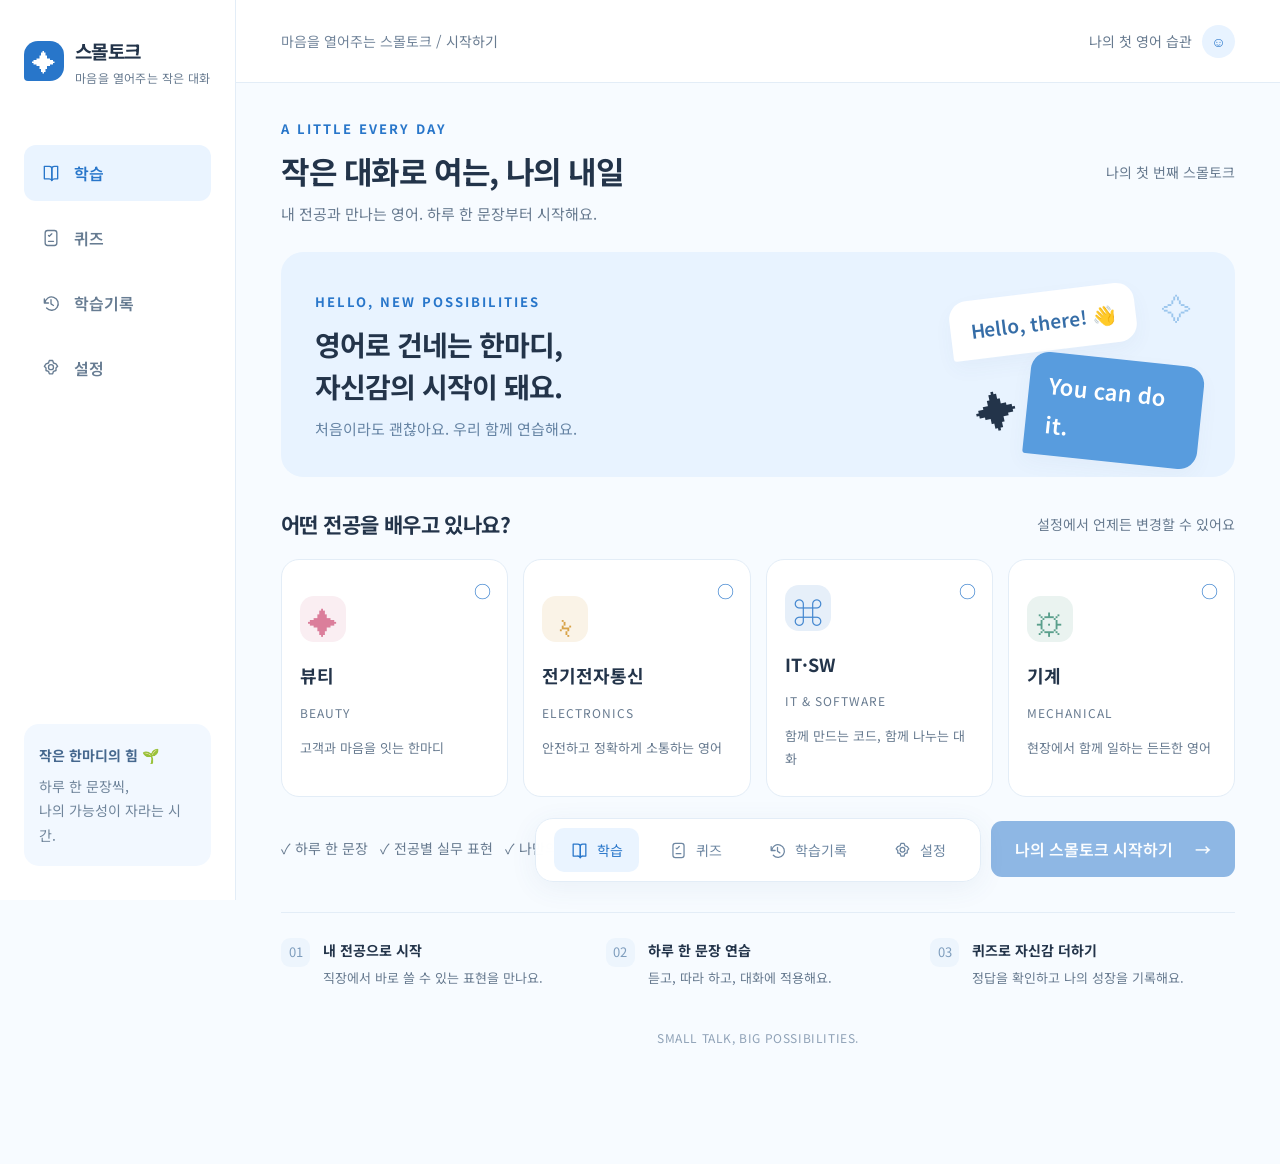
<file: index.html>
<!doctype html><html lang="ko"><head><meta charset="utf-8"><meta name="viewport" content="width=device-width,initial-scale=1"><meta name="theme-color" content="#2876ca"><meta name="description" content="하루 한 문장, 내 전공으로 시작하는 영어 자신감"><title>마음을 열어주는 스몰토크</title><link rel="stylesheet" href="./assets/style.css"></head><body><div id="app"><div class="loading">작은 대화를 준비하고 있어요…</div></div><div id="toast" role="status"></div><script id="offline-catalog" type="application/json">{"schemaVersion":1,"app":{"title":"마음을 열어주는 스몰토크","shortTitle":"스몰토크","tagline":"마음을 열어주는 작은 대화","footer":"SMALL TALK, BIG POSSIBILITIES.","storageKey":"smalltalk.v1"},"learning":{"timezone":"Asia/Seoul","defaultSpeechRate":0.85,"quizOptionCount":4},"navigation":[{"id":"study","label":"학습"},{"id":"quiz","label":"퀴즈"},{"id":"history","label":"학습기록"},{"id":"settings","label":"설정"}],"departments":[{"id":"beauty","name":"뷰티","en":"BEAUTY","icon":"✦","color":"#db7e9b","description":"고객과 마음을 잇는 한마디","file":"beauty.json","active":true},{"id":"electric","name":"전기전자통신","en":"ELECTRONICS","icon":"ϟ","color":"#d8a348","description":"안전하고 정확하게 소통하는 영어","file":"electric.json","active":true},{"id":"it","name":"IT·SW","en":"IT & SOFTWARE","icon":"⌘","color":"#7d71cf","description":"함께 만드는 코드, 함께 나누는 대화","file":"it-sw.json","active":true},{"id":"machine","name":"기계","en":"MECHANICAL","icon":"⚙","color":"#5a9f8c","description":"현장에서 함께 일하는 든든한 영어","file":"machine.json","active":true}],"allDepartments":[{"id":"beauty","name":"뷰티","en":"BEAUTY","icon":"✦","color":"#db7e9b","description":"고객과 마음을 잇는 한마디","file":"beauty.json","active":true},{"id":"electric","name":"전기전자통신","en":"ELECTRONICS","icon":"ϟ","color":"#d8a348","description":"안전하고 정확하게 소통하는 영어","file":"electric.json","active":true},{"id":"it","name":"IT·SW","en":"IT & SOFTWARE","icon":"⌘","color":"#7d71cf","description":"함께 만드는 코드, 함께 나누는 대화","file":"it-sw.json","active":true},{"id":"machine","name":"기계","en":"MECHANICAL","icon":"⚙","color":"#5a9f8c","description":"현장에서 함께 일하는 든든한 영어","file":"machine.json","active":true}],"expressions":[{"id":"beauty-1","departmentId":"beauty","day":1,"task":"recommend a hairstyle","text":"Could you help me recommend a hairstyle?","meaning":"헤어스타일을 추천하는 것을 도와주시겠어요?","similar":["Can you help me recommend a hairstyle?","Could you give me a hand as I recommend a hairstyle?","I'd appreciate your help as I recommend a hairstyle."],"tip":"Could you help me + 동사원형? 은 동료에게 정중하게 도움을 요청하는 표현이에요.","reply":"Of course. Let’s take a look together.","replyKo":"물론이죠. 같이 살펴봐요."},{"id":"beauty-2","departmentId":"beauty","day":2,"task":"check your skin type","text":"Could you help me check your skin type?","meaning":"피부 타입을 확인하는 것을 도와주시겠어요?","similar":["Can you help me check your skin type?","Could you give me a hand as I check your skin type?","I'd appreciate your help as I check your skin type."],"tip":"Could you help me + 동사원형? 은 동료에게 정중하게 도움을 요청하는 표현이에요.","reply":"Of course. Let’s take a look together.","replyKo":"물론이죠. 같이 살펴봐요."},{"id":"beauty-3","departmentId":"beauty","day":3,"task":"choose a nail color","text":"Could you help me choose a nail color?","meaning":"네일 색상을 고르는 것을 도와주시겠어요?","similar":["Can you help me choose a nail color?","Could you give me a hand as I choose a nail color?","I'd appreciate your help as I choose a nail color."],"tip":"Could you help me + 동사원형? 은 동료에게 정중하게 도움을 요청하는 표현이에요.","reply":"Of course. Let’s take a look together.","replyKo":"물론이죠. 같이 살펴봐요."},{"id":"beauty-4","departmentId":"beauty","day":4,"task":"wash your hair","text":"Could you help me wash your hair?","meaning":"머리를 감기는 것을 도와주시겠어요?","similar":["Can you help me wash your hair?","Could you give me a hand as I wash your hair?","I'd appreciate your help as I wash your hair."],"tip":"Could you help me + 동사원형? 은 동료에게 정중하게 도움을 요청하는 표현이에요.","reply":"Of course. Let’s take a look together.","replyKo":"물론이죠. 같이 살펴봐요."},{"id":"beauty-5","departmentId":"beauty","day":5,"task":"trim your bangs","text":"Could you help me trim your bangs?","meaning":"앞머리를 다듬는 것을 도와주시겠어요?","similar":["Can you help me trim your bangs?","Could you give me a hand as I trim your bangs?","I'd appreciate your help as I trim your bangs."],"tip":"Could you help me + 동사원형? 은 동료에게 정중하게 도움을 요청하는 표현이에요.","reply":"Of course. Let’s take a look together.","replyKo":"물론이죠. 같이 살펴봐요."},{"id":"beauty-6","departmentId":"beauty","day":6,"task":"apply sunscreen","text":"Could you help me apply sunscreen?","meaning":"자외선 차단제를 바르는 것을 도와주시겠어요?","similar":["Can you help me apply sunscreen?","Could you give me a hand as I apply sunscreen?","I'd appreciate your help as I apply sunscreen."],"tip":"Could you help me + 동사원형? 은 동료에게 정중하게 도움을 요청하는 표현이에요.","reply":"Of course. Let’s take a look together.","replyKo":"물론이죠. 같이 살펴봐요."},{"id":"beauty-7","departmentId":"beauty","day":7,"task":"prepare the makeup brushes","text":"Could you help me prepare the makeup brushes?","meaning":"메이크업 브러시를 준비하는 것을 도와주시겠어요?","similar":["Can you help me prepare the makeup brushes?","Could you give me a hand as I prepare the makeup brushes?","I'd appreciate your help as I prepare the makeup brushes."],"tip":"Could you help me + 동사원형? 은 동료에게 정중하게 도움을 요청하는 표현이에요.","reply":"Of course. Let’s take a look together.","replyKo":"물론이죠. 같이 살펴봐요."},{"id":"beauty-8","departmentId":"beauty","day":8,"task":"clean the tools","text":"Could you help me clean the tools?","meaning":"도구를 세척하는 것을 도와주시겠어요?","similar":["Can you help me clean the tools?","Could you give me a hand as I clean the tools?","I'd appreciate your help as I clean the tools."],"tip":"Could you help me + 동사원형? 은 동료에게 정중하게 도움을 요청하는 표현이에요.","reply":"Of course. Let’s take a look together.","replyKo":"물론이죠. 같이 살펴봐요."},{"id":"beauty-9","departmentId":"beauty","day":9,"task":"adjust the water temperature","text":"Could you help me adjust the water temperature?","meaning":"물 온도를 조절하는 것을 도와주시겠어요?","similar":["Can you help me adjust the water temperature?","Could you give me a hand as I adjust the water temperature?","I'd appreciate your help as I adjust the water temperature."],"tip":"Could you help me + 동사원형? 은 동료에게 정중하게 도움을 요청하는 표현이에요.","reply":"Of course. Let’s take a look together.","replyKo":"물론이죠. 같이 살펴봐요."},{"id":"beauty-10","departmentId":"beauty","day":10,"task":"dry your hair","text":"Could you help me dry your hair?","meaning":"머리를 말리는 것을 도와주시겠어요?","similar":["Can you help me dry your hair?","Could you give me a hand as I dry your hair?","I'd appreciate your help as I dry your hair."],"tip":"Could you help me + 동사원형? 은 동료에게 정중하게 도움을 요청하는 표현이에요.","reply":"Of course. Let’s take a look together.","replyKo":"물론이죠. 같이 살펴봐요."},{"id":"beauty-11","departmentId":"beauty","day":11,"task":"book an appointment","text":"Could you help me book an appointment?","meaning":"예약하는 것을 도와주시겠어요?","similar":["Can you help me book an appointment?","Could you give me a hand as I book an appointment?","I'd appreciate your help as I book an appointment."],"tip":"Could you help me + 동사원형? 은 동료에게 정중하게 도움을 요청하는 표현이에요.","reply":"Of course. Let’s take a look together.","replyKo":"물론이죠. 같이 살펴봐요."},{"id":"beauty-12","departmentId":"beauty","day":12,"task":"mix the hair color","text":"Could you help me mix the hair color?","meaning":"염색약을 섞는 것을 도와주시겠어요?","similar":["Can you help me mix the hair color?","Could you give me a hand as I mix the hair color?","I'd appreciate your help as I mix the hair color."],"tip":"Could you help me + 동사원형? 은 동료에게 정중하게 도움을 요청하는 표현이에요.","reply":"Of course. Let’s take a look together.","replyKo":"물론이죠. 같이 살펴봐요."},{"id":"beauty-13","departmentId":"beauty","day":13,"task":"check for allergies","text":"Could you help me check for allergies?","meaning":"알레르기가 있는지 확인하는 것을 도와주시겠어요?","similar":["Can you help me check for allergies?","Could you give me a hand as I check for allergies?","I'd appreciate your help as I check for allergies."],"tip":"Could you help me + 동사원형? 은 동료에게 정중하게 도움을 요청하는 표현이에요.","reply":"Of course. Let’s take a look together.","replyKo":"물론이죠. 같이 살펴봐요."},{"id":"beauty-14","departmentId":"beauty","day":14,"task":"apply the base coat","text":"Could you help me apply the base coat?","meaning":"베이스 코트를 바르는 것을 도와주시겠어요?","similar":["Can you help me apply the base coat?","Could you give me a hand as I apply the base coat?","I'd appreciate your help as I apply the base coat."],"tip":"Could you help me + 동사원형? 은 동료에게 정중하게 도움을 요청하는 표현이에요.","reply":"Of course. Let’s take a look together.","replyKo":"물론이죠. 같이 살펴봐요."},{"id":"beauty-15","departmentId":"beauty","day":15,"task":"remove the makeup","text":"Could you help me remove the makeup?","meaning":"메이크업을 지우는 것을 도와주시겠어요?","similar":["Can you help me remove the makeup?","Could you give me a hand as I remove the makeup?","I'd appreciate your help as I remove the makeup."],"tip":"Could you help me + 동사원형? 은 동료에게 정중하게 도움을 요청하는 표현이에요.","reply":"Of course. Let’s take a look together.","replyKo":"물론이죠. 같이 살펴봐요."},{"id":"beauty-16","departmentId":"beauty","day":16,"task":"prepare a clean towel","text":"Could you help me prepare a clean towel?","meaning":"깨끗한 수건을 준비하는 것을 도와주시겠어요?","similar":["Can you help me prepare a clean towel?","Could you give me a hand as I prepare a clean towel?","I'd appreciate your help as I prepare a clean towel."],"tip":"Could you help me + 동사원형? 은 동료에게 정중하게 도움을 요청하는 표현이에요.","reply":"Of course. Let’s take a look together.","replyKo":"물론이죠. 같이 살펴봐요."},{"id":"beauty-17","departmentId":"beauty","day":17,"task":"style your hair","text":"Could you help me style your hair?","meaning":"머리를 스타일링하는 것을 도와주시겠어요?","similar":["Can you help me style your hair?","Could you give me a hand as I style your hair?","I'd appreciate your help as I style your hair."],"tip":"Could you help me + 동사원형? 은 동료에게 정중하게 도움을 요청하는 표현이에요.","reply":"Of course. Let’s take a look together.","replyKo":"물론이죠. 같이 살펴봐요."},{"id":"beauty-18","departmentId":"beauty","day":18,"task":"shape your eyebrows","text":"Could you help me shape your eyebrows?","meaning":"눈썹 모양을 다듬는 것을 도와주시겠어요?","similar":["Can you help me shape your eyebrows?","Could you give me a hand as I shape your eyebrows?","I'd appreciate your help as I shape your eyebrows."],"tip":"Could you help me + 동사원형? 은 동료에게 정중하게 도움을 요청하는 표현이에요.","reply":"Of course. Let’s take a look together.","replyKo":"물론이죠. 같이 살펴봐요."},{"id":"beauty-19","departmentId":"beauty","day":19,"task":"test the product","text":"Could you help me test the product?","meaning":"제품을 테스트하는 것을 도와주시겠어요?","similar":["Can you help me test the product?","Could you give me a hand as I test the product?","I'd appreciate your help as I test the product."],"tip":"Could you help me + 동사원형? 은 동료에게 정중하게 도움을 요청하는 표현이에요.","reply":"Of course. Let’s take a look together.","replyKo":"물론이죠. 같이 살펴봐요."},{"id":"beauty-20","departmentId":"beauty","day":20,"task":"explain the treatment","text":"Could you help me explain the treatment?","meaning":"관리 과정을 설명하는 것을 도와주시겠어요?","similar":["Can you help me explain the treatment?","Could you give me a hand as I explain the treatment?","I'd appreciate your help as I explain the treatment."],"tip":"Could you help me + 동사원형? 은 동료에게 정중하게 도움을 요청하는 표현이에요.","reply":"Of course. Let’s take a look together.","replyKo":"물론이죠. 같이 살펴봐요."},{"id":"beauty-21","departmentId":"beauty","day":21,"task":"moisturize your skin","text":"Could you help me moisturize your skin?","meaning":"피부에 수분을 공급하는 것을 도와주시겠어요?","similar":["Can you help me moisturize your skin?","Could you give me a hand as I moisturize your skin?","I'd appreciate your help as I moisturize your skin."],"tip":"Could you help me + 동사원형? 은 동료에게 정중하게 도움을 요청하는 표현이에요.","reply":"Of course. Let’s take a look together.","replyKo":"물론이죠. 같이 살펴봐요."},{"id":"beauty-22","departmentId":"beauty","day":22,"task":"check the mirror","text":"Could you help me check the mirror?","meaning":"거울을 확인하는 것을 도와주시겠어요?","similar":["Can you help me check the mirror?","Could you give me a hand as I check the mirror?","I'd appreciate your help as I check the mirror."],"tip":"Could you help me + 동사원형? 은 동료에게 정중하게 도움을 요청하는 표현이에요.","reply":"Of course. Let’s take a look together.","replyKo":"물론이죠. 같이 살펴봐요."},{"id":"beauty-23","departmentId":"beauty","day":23,"task":"sanitize the workstation","text":"Could you help me sanitize the workstation?","meaning":"작업대를 소독하는 것을 도와주시겠어요?","similar":["Can you help me sanitize the workstation?","Could you give me a hand as I sanitize the workstation?","I'd appreciate your help as I sanitize the workstation."],"tip":"Could you help me + 동사원형? 은 동료에게 정중하게 도움을 요청하는 표현이에요.","reply":"Of course. Let’s take a look together.","replyKo":"물론이죠. 같이 살펴봐요."},{"id":"beauty-24","departmentId":"beauty","day":24,"task":"select a lipstick shade","text":"Could you help me select a lipstick shade?","meaning":"립스틱 색상을 고르는 것을 도와주시겠어요?","similar":["Can you help me select a lipstick shade?","Could you give me a hand as I select a lipstick shade?","I'd appreciate your help as I select a lipstick shade."],"tip":"Could you help me + 동사원형? 은 동료에게 정중하게 도움을 요청하는 표현이에요.","reply":"Of course. Let’s take a look together.","replyKo":"물론이죠. 같이 살펴봐요."},{"id":"beauty-25","departmentId":"beauty","day":25,"task":"confirm the appointment","text":"Could you help me confirm the appointment?","meaning":"예약을 확인하는 것을 도와주시겠어요?","similar":["Can you help me confirm the appointment?","Could you give me a hand as I confirm the appointment?","I'd appreciate your help as I confirm the appointment."],"tip":"Could you help me + 동사원형? 은 동료에게 정중하게 도움을 요청하는 표현이에요.","reply":"Of course. Let’s take a look together.","replyKo":"물론이죠. 같이 살펴봐요."},{"id":"beauty-26","departmentId":"beauty","day":26,"task":"recommend a hairstyle","text":"I'm ready to recommend a hairstyle.","meaning":"헤어스타일을 추천할 준비가 되었어요.","similar":["I'm all set to recommend a hairstyle.","I can recommend a hairstyle now.","I'm prepared to recommend a hairstyle."],"tip":"I’m ready to + 동사원형으로 업무를 시작할 준비가 되었음을 알려요.","reply":"Great! Let me know if you need anything.","replyKo":"좋아요! 필요한 게 있으면 알려 주세요."},{"id":"beauty-27","departmentId":"beauty","day":27,"task":"check your skin type","text":"I'm ready to check your skin type.","meaning":"피부 타입을 확인할 준비가 되었어요.","similar":["I'm all set to check your skin type.","I can check your skin type now.","I'm prepared to check your skin type."],"tip":"I’m ready to + 동사원형으로 업무를 시작할 준비가 되었음을 알려요.","reply":"Great! Let me know if you need anything.","replyKo":"좋아요! 필요한 게 있으면 알려 주세요."},{"id":"beauty-28","departmentId":"beauty","day":28,"task":"choose a nail color","text":"I'm ready to choose a nail color.","meaning":"네일 색상을 고를 준비가 되었어요.","similar":["I'm all set to choose a nail color.","I can choose a nail color now.","I'm prepared to choose a nail color."],"tip":"I’m ready to + 동사원형으로 업무를 시작할 준비가 되었음을 알려요.","reply":"Great! Let me know if you need anything.","replyKo":"좋아요! 필요한 게 있으면 알려 주세요."},{"id":"beauty-29","departmentId":"beauty","day":29,"task":"wash your hair","text":"I'm ready to wash your hair.","meaning":"머리를 감길 준비가 되었어요.","similar":["I'm all set to wash your hair.","I can wash your hair now.","I'm prepared to wash your hair."],"tip":"I’m ready to + 동사원형으로 업무를 시작할 준비가 되었음을 알려요.","reply":"Great! Let me know if you need anything.","replyKo":"좋아요! 필요한 게 있으면 알려 주세요."},{"id":"beauty-30","departmentId":"beauty","day":30,"task":"trim your bangs","text":"I'm ready to trim your bangs.","meaning":"앞머리를 다듬을 준비가 되었어요.","similar":["I'm all set to trim your bangs.","I can trim your bangs now.","I'm prepared to trim your bangs."],"tip":"I’m ready to + 동사원형으로 업무를 시작할 준비가 되었음을 알려요.","reply":"Great! Let me know if you need anything.","replyKo":"좋아요! 필요한 게 있으면 알려 주세요."},{"id":"beauty-31","departmentId":"beauty","day":31,"task":"apply sunscreen","text":"I'm ready to apply sunscreen.","meaning":"자외선 차단제를 바를 준비가 되었어요.","similar":["I'm all set to apply sunscreen.","I can apply sunscreen now.","I'm prepared to apply sunscreen."],"tip":"I’m ready to + 동사원형으로 업무를 시작할 준비가 되었음을 알려요.","reply":"Great! Let me know if you need anything.","replyKo":"좋아요! 필요한 게 있으면 알려 주세요."},{"id":"beauty-32","departmentId":"beauty","day":32,"task":"prepare the makeup brushes","text":"I'm ready to prepare the makeup brushes.","meaning":"메이크업 브러시를 준비할 준비가 되었어요.","similar":["I'm all set to prepare the makeup brushes.","I can prepare the makeup brushes now.","I'm prepared to prepare the makeup brushes."],"tip":"I’m ready to + 동사원형으로 업무를 시작할 준비가 되었음을 알려요.","reply":"Great! Let me know if you need anything.","replyKo":"좋아요! 필요한 게 있으면 알려 주세요."},{"id":"beauty-33","departmentId":"beauty","day":33,"task":"clean the tools","text":"I'm ready to clean the tools.","meaning":"도구를 세척할 준비가 되었어요.","similar":["I'm all set to clean the tools.","I can clean the tools now.","I'm prepared to clean the tools."],"tip":"I’m ready to + 동사원형으로 업무를 시작할 준비가 되었음을 알려요.","reply":"Great! Let me know if you need anything.","replyKo":"좋아요! 필요한 게 있으면 알려 주세요."},{"id":"beauty-34","departmentId":"beauty","day":34,"task":"adjust the water temperature","text":"I'm ready to adjust the water temperature.","meaning":"물 온도를 조절할 준비가 되었어요.","similar":["I'm all set to adjust the water temperature.","I can adjust the water temperature now.","I'm prepared to adjust the water temperature."],"tip":"I’m ready to + 동사원형으로 업무를 시작할 준비가 되었음을 알려요.","reply":"Great! Let me know if you need anything.","replyKo":"좋아요! 필요한 게 있으면 알려 주세요."},{"id":"beauty-35","departmentId":"beauty","day":35,"task":"dry your hair","text":"I'm ready to dry your hair.","meaning":"머리를 말릴 준비가 되었어요.","similar":["I'm all set to dry your hair.","I can dry your hair now.","I'm prepared to dry your hair."],"tip":"I’m ready to + 동사원형으로 업무를 시작할 준비가 되었음을 알려요.","reply":"Great! Let me know if you need anything.","replyKo":"좋아요! 필요한 게 있으면 알려 주세요."},{"id":"beauty-36","departmentId":"beauty","day":36,"task":"book an appointment","text":"I'm ready to book an appointment.","meaning":"예약할 준비가 되었어요.","similar":["I'm all set to book an appointment.","I can book an appointment now.","I'm prepared to book an appointment."],"tip":"I’m ready to + 동사원형으로 업무를 시작할 준비가 되었음을 알려요.","reply":"Great! Let me know if you need anything.","replyKo":"좋아요! 필요한 게 있으면 알려 주세요."},{"id":"beauty-37","departmentId":"beauty","day":37,"task":"mix the hair color","text":"I'm ready to mix the hair color.","meaning":"염색약을 섞다 준비가 되었어요.","similar":["I'm all set to mix the hair color.","I can mix the hair color now.","I'm prepared to mix the hair color."],"tip":"I’m ready to + 동사원형으로 업무를 시작할 준비가 되었음을 알려요.","reply":"Great! Let me know if you need anything.","replyKo":"좋아요! 필요한 게 있으면 알려 주세요."},{"id":"beauty-38","departmentId":"beauty","day":38,"task":"check for allergies","text":"I'm ready to check for allergies.","meaning":"알레르기가 있는지 확인할 준비가 되었어요.","similar":["I'm all set to check for allergies.","I can check for allergies now.","I'm prepared to check for allergies."],"tip":"I’m ready to + 동사원형으로 업무를 시작할 준비가 되었음을 알려요.","reply":"Great! Let me know if you need anything.","replyKo":"좋아요! 필요한 게 있으면 알려 주세요."},{"id":"beauty-39","departmentId":"beauty","day":39,"task":"apply the base coat","text":"I'm ready to apply the base coat.","meaning":"베이스 코트를 바를 준비가 되었어요.","similar":["I'm all set to apply the base coat.","I can apply the base coat now.","I'm prepared to apply the base coat."],"tip":"I’m ready to + 동사원형으로 업무를 시작할 준비가 되었음을 알려요.","reply":"Great! Let me know if you need anything.","replyKo":"좋아요! 필요한 게 있으면 알려 주세요."},{"id":"beauty-40","departmentId":"beauty","day":40,"task":"remove the makeup","text":"I'm ready to remove the makeup.","meaning":"메이크업을 지우다 준비가 되었어요.","similar":["I'm all set to remove the makeup.","I can remove the makeup now.","I'm prepared to remove the makeup."],"tip":"I’m ready to + 동사원형으로 업무를 시작할 준비가 되었음을 알려요.","reply":"Great! Let me know if you need anything.","replyKo":"좋아요! 필요한 게 있으면 알려 주세요."},{"id":"beauty-41","departmentId":"beauty","day":41,"task":"prepare a clean towel","text":"I'm ready to prepare a clean towel.","meaning":"깨끗한 수건을 준비할 준비가 되었어요.","similar":["I'm all set to prepare a clean towel.","I can prepare a clean towel now.","I'm prepared to prepare a clean towel."],"tip":"I’m ready to + 동사원형으로 업무를 시작할 준비가 되었음을 알려요.","reply":"Great! Let me know if you need anything.","replyKo":"좋아요! 필요한 게 있으면 알려 주세요."},{"id":"beauty-42","departmentId":"beauty","day":42,"task":"style your hair","text":"I'm ready to style your hair.","meaning":"머리를 스타일링할 준비가 되었어요.","similar":["I'm all set to style your hair.","I can style your hair now.","I'm prepared to style your hair."],"tip":"I’m ready to + 동사원형으로 업무를 시작할 준비가 되었음을 알려요.","reply":"Great! Let me know if you need anything.","replyKo":"좋아요! 필요한 게 있으면 알려 주세요."},{"id":"beauty-43","departmentId":"beauty","day":43,"task":"shape your eyebrows","text":"I'm ready to shape your eyebrows.","meaning":"눈썹 모양을 다듬을 준비가 되었어요.","similar":["I'm all set to shape your eyebrows.","I can shape your eyebrows now.","I'm prepared to shape your eyebrows."],"tip":"I’m ready to + 동사원형으로 업무를 시작할 준비가 되었음을 알려요.","reply":"Great! Let me know if you need anything.","replyKo":"좋아요! 필요한 게 있으면 알려 주세요."},{"id":"beauty-44","departmentId":"beauty","day":44,"task":"test the product","text":"I'm ready to test the product.","meaning":"제품을 테스트할 준비가 되었어요.","similar":["I'm all set to test the product.","I can test the product now.","I'm prepared to test the product."],"tip":"I’m ready to + 동사원형으로 업무를 시작할 준비가 되었음을 알려요.","reply":"Great! Let me know if you need anything.","replyKo":"좋아요! 필요한 게 있으면 알려 주세요."},{"id":"beauty-45","departmentId":"beauty","day":45,"task":"explain the treatment","text":"I'm ready to explain the treatment.","meaning":"관리 과정을 설명할 준비가 되었어요.","similar":["I'm all set to explain the treatment.","I can explain the treatment now.","I'm prepared to explain the treatment."],"tip":"I’m ready to + 동사원형으로 업무를 시작할 준비가 되었음을 알려요.","reply":"Great! Let me know if you need anything.","replyKo":"좋아요! 필요한 게 있으면 알려 주세요."},{"id":"beauty-46","departmentId":"beauty","day":46,"task":"moisturize your skin","text":"I'm ready to moisturize your skin.","meaning":"피부에 수분을 공급할 준비가 되었어요.","similar":["I'm all set to moisturize your skin.","I can moisturize your skin now.","I'm prepared to moisturize your skin."],"tip":"I’m ready to + 동사원형으로 업무를 시작할 준비가 되었음을 알려요.","reply":"Great! Let me know if you need anything.","replyKo":"좋아요! 필요한 게 있으면 알려 주세요."},{"id":"beauty-47","departmentId":"beauty","day":47,"task":"check the mirror","text":"I'm ready to check the mirror.","meaning":"거울을 확인할 준비가 되었어요.","similar":["I'm all set to check the mirror.","I can check the mirror now.","I'm prepared to check the mirror."],"tip":"I’m ready to + 동사원형으로 업무를 시작할 준비가 되었음을 알려요.","reply":"Great! Let me know if you need anything.","replyKo":"좋아요! 필요한 게 있으면 알려 주세요."},{"id":"beauty-48","departmentId":"beauty","day":48,"task":"sanitize the workstation","text":"I'm ready to sanitize the workstation.","meaning":"작업대를 소독할 준비가 되었어요.","similar":["I'm all set to sanitize the workstation.","I can sanitize the workstation now.","I'm prepared to sanitize the workstation."],"tip":"I’m ready to + 동사원형으로 업무를 시작할 준비가 되었음을 알려요.","reply":"Great! Let me know if you need anything.","replyKo":"좋아요! 필요한 게 있으면 알려 주세요."},{"id":"beauty-49","departmentId":"beauty","day":49,"task":"select a lipstick shade","text":"I'm ready to select a lipstick shade.","meaning":"립스틱 색상을 고를 준비가 되었어요.","similar":["I'm all set to select a lipstick shade.","I can select a lipstick shade now.","I'm prepared to select a lipstick shade."],"tip":"I’m ready to + 동사원형으로 업무를 시작할 준비가 되었음을 알려요.","reply":"Great! Let me know if you need anything.","replyKo":"좋아요! 필요한 게 있으면 알려 주세요."},{"id":"beauty-50","departmentId":"beauty","day":50,"task":"confirm the appointment","text":"I'm ready to confirm the appointment.","meaning":"예약을 확인할 준비가 되었어요.","similar":["I'm all set to confirm the appointment.","I can confirm the appointment now.","I'm prepared to confirm the appointment."],"tip":"I’m ready to + 동사원형으로 업무를 시작할 준비가 되었음을 알려요.","reply":"Great! Let me know if you need anything.","replyKo":"좋아요! 필요한 게 있으면 알려 주세요."},{"id":"beauty-51","departmentId":"beauty","day":51,"task":"recommend a hairstyle","text":"Let me show you how to recommend a hairstyle.","meaning":"헤어스타일을 추천하는 방법을 보여 드릴게요.","similar":["I'll show you how to recommend a hairstyle.","Let me explain how to recommend a hairstyle.","I can show you how to recommend a hairstyle."],"tip":"Let me show you how to는 작업 방법을 친절하게 안내할 때 사용해요.","reply":"Thank you. That would be helpful.","replyKo":"고마워요. 도움이 되겠어요."},{"id":"beauty-52","departmentId":"beauty","day":52,"task":"check your skin type","text":"Let me show you how to check your skin type.","meaning":"피부 타입을 확인하는 방법을 보여 드릴게요.","similar":["I'll show you how to check your skin type.","Let me explain how to check your skin type.","I can show you how to check your skin type."],"tip":"Let me show you how to는 작업 방법을 친절하게 안내할 때 사용해요.","reply":"Thank you. That would be helpful.","replyKo":"고마워요. 도움이 되겠어요."},{"id":"beauty-53","departmentId":"beauty","day":53,"task":"choose a nail color","text":"Let me show you how to choose a nail color.","meaning":"네일 색상을 고르는 방법을 보여 드릴게요.","similar":["I'll show you how to choose a nail color.","Let me explain how to choose a nail color.","I can show you how to choose a nail color."],"tip":"Let me show you how to는 작업 방법을 친절하게 안내할 때 사용해요.","reply":"Thank you. That would be helpful.","replyKo":"고마워요. 도움이 되겠어요."},{"id":"beauty-54","departmentId":"beauty","day":54,"task":"wash your hair","text":"Let me show you how to wash your hair.","meaning":"머리를 감기는 방법을 보여 드릴게요.","similar":["I'll show you how to wash your hair.","Let me explain how to wash your hair.","I can show you how to wash your hair."],"tip":"Let me show you how to는 작업 방법을 친절하게 안내할 때 사용해요.","reply":"Thank you. That would be helpful.","replyKo":"고마워요. 도움이 되겠어요."},{"id":"beauty-55","departmentId":"beauty","day":55,"task":"trim your bangs","text":"Let me show you how to trim your bangs.","meaning":"앞머리를 다듬는 방법을 보여 드릴게요.","similar":["I'll show you how to trim your bangs.","Let me explain how to trim your bangs.","I can show you how to trim your bangs."],"tip":"Let me show you how to는 작업 방법을 친절하게 안내할 때 사용해요.","reply":"Thank you. That would be helpful.","replyKo":"고마워요. 도움이 되겠어요."},{"id":"beauty-56","departmentId":"beauty","day":56,"task":"apply sunscreen","text":"Let me show you how to apply sunscreen.","meaning":"자외선 차단제를 바르는 방법을 보여 드릴게요.","similar":["I'll show you how to apply sunscreen.","Let me explain how to apply sunscreen.","I can show you how to apply sunscreen."],"tip":"Let me show you how to는 작업 방법을 친절하게 안내할 때 사용해요.","reply":"Thank you. That would be helpful.","replyKo":"고마워요. 도움이 되겠어요."},{"id":"beauty-57","departmentId":"beauty","day":57,"task":"prepare the makeup brushes","text":"Let me show you how to prepare the makeup brushes.","meaning":"메이크업 브러시를 준비하는 방법을 보여 드릴게요.","similar":["I'll show you how to prepare the makeup brushes.","Let me explain how to prepare the makeup brushes.","I can show you how to prepare the makeup brushes."],"tip":"Let me show you how to는 작업 방법을 친절하게 안내할 때 사용해요.","reply":"Thank you. That would be helpful.","replyKo":"고마워요. 도움이 되겠어요."},{"id":"beauty-58","departmentId":"beauty","day":58,"task":"clean the tools","text":"Let me show you how to clean the tools.","meaning":"도구를 세척하는 방법을 보여 드릴게요.","similar":["I'll show you how to clean the tools.","Let me explain how to clean the tools.","I can show you how to clean the tools."],"tip":"Let me show you how to는 작업 방법을 친절하게 안내할 때 사용해요.","reply":"Thank you. That would be helpful.","replyKo":"고마워요. 도움이 되겠어요."},{"id":"beauty-59","departmentId":"beauty","day":59,"task":"adjust the water temperature","text":"Let me show you how to adjust the water temperature.","meaning":"물 온도를 조절하는 방법을 보여 드릴게요.","similar":["I'll show you how to adjust the water temperature.","Let me explain how to adjust the water temperature.","I can show you how to adjust the water temperature."],"tip":"Let me show you how to는 작업 방법을 친절하게 안내할 때 사용해요.","reply":"Thank you. That would be helpful.","replyKo":"고마워요. 도움이 되겠어요."},{"id":"beauty-60","departmentId":"beauty","day":60,"task":"dry your hair","text":"Let me show you how to dry your hair.","meaning":"머리를 말리는 방법을 보여 드릴게요.","similar":["I'll show you how to dry your hair.","Let me explain how to dry your hair.","I can show you how to dry your hair."],"tip":"Let me show you how to는 작업 방법을 친절하게 안내할 때 사용해요.","reply":"Thank you. That would be helpful.","replyKo":"고마워요. 도움이 되겠어요."},{"id":"beauty-61","departmentId":"beauty","day":61,"task":"book an appointment","text":"Let me show you how to book an appointment.","meaning":"예약하는 방법을 보여 드릴게요.","similar":["I'll show you how to book an appointment.","Let me explain how to book an appointment.","I can show you how to book an appointment."],"tip":"Let me show you how to는 작업 방법을 친절하게 안내할 때 사용해요.","reply":"Thank you. That would be helpful.","replyKo":"고마워요. 도움이 되겠어요."},{"id":"beauty-62","departmentId":"beauty","day":62,"task":"mix the hair color","text":"Let me show you how to mix the hair color.","meaning":"염색약을 섞는 방법을 보여 드릴게요.","similar":["I'll show you how to mix the hair color.","Let me explain how to mix the hair color.","I can show you how to mix the hair color."],"tip":"Let me show you how to는 작업 방법을 친절하게 안내할 때 사용해요.","reply":"Thank you. That would be helpful.","replyKo":"고마워요. 도움이 되겠어요."},{"id":"beauty-63","departmentId":"beauty","day":63,"task":"check for allergies","text":"Let me show you how to check for allergies.","meaning":"알레르기가 있는지 확인하는 방법을 보여 드릴게요.","similar":["I'll show you how to check for allergies.","Let me explain how to check for allergies.","I can show you how to check for allergies."],"tip":"Let me show you how to는 작업 방법을 친절하게 안내할 때 사용해요.","reply":"Thank you. That would be helpful.","replyKo":"고마워요. 도움이 되겠어요."},{"id":"beauty-64","departmentId":"beauty","day":64,"task":"apply the base coat","text":"Let me show you how to apply the base coat.","meaning":"베이스 코트를 바르는 방법을 보여 드릴게요.","similar":["I'll show you how to apply the base coat.","Let me explain how to apply the base coat.","I can show you how to apply the base coat."],"tip":"Let me show you how to는 작업 방법을 친절하게 안내할 때 사용해요.","reply":"Thank you. That would be helpful.","replyKo":"고마워요. 도움이 되겠어요."},{"id":"beauty-65","departmentId":"beauty","day":65,"task":"remove the makeup","text":"Let me show you how to remove the makeup.","meaning":"메이크업을 지우는 방법을 보여 드릴게요.","similar":["I'll show you how to remove the makeup.","Let me explain how to remove the makeup.","I can show you how to remove the makeup."],"tip":"Let me show you how to는 작업 방법을 친절하게 안내할 때 사용해요.","reply":"Thank you. That would be helpful.","replyKo":"고마워요. 도움이 되겠어요."},{"id":"beauty-66","departmentId":"beauty","day":66,"task":"prepare a clean towel","text":"Let me show you how to prepare a clean towel.","meaning":"깨끗한 수건을 준비하는 방법을 보여 드릴게요.","similar":["I'll show you how to prepare a clean towel.","Let me explain how to prepare a clean towel.","I can show you how to prepare a clean towel."],"tip":"Let me show you how to는 작업 방법을 친절하게 안내할 때 사용해요.","reply":"Thank you. That would be helpful.","replyKo":"고마워요. 도움이 되겠어요."},{"id":"beauty-67","departmentId":"beauty","day":67,"task":"style your hair","text":"Let me show you how to style your hair.","meaning":"머리를 스타일링하는 방법을 보여 드릴게요.","similar":["I'll show you how to style your hair.","Let me explain how to style your hair.","I can show you how to style your hair."],"tip":"Let me show you how to는 작업 방법을 친절하게 안내할 때 사용해요.","reply":"Thank you. That would be helpful.","replyKo":"고마워요. 도움이 되겠어요."},{"id":"beauty-68","departmentId":"beauty","day":68,"task":"shape your eyebrows","text":"Let me show you how to shape your eyebrows.","meaning":"눈썹 모양을 다듬는 방법을 보여 드릴게요.","similar":["I'll show you how to shape your eyebrows.","Let me explain how to shape your eyebrows.","I can show you how to shape your eyebrows."],"tip":"Let me show you how to는 작업 방법을 친절하게 안내할 때 사용해요.","reply":"Thank you. That would be helpful.","replyKo":"고마워요. 도움이 되겠어요."},{"id":"beauty-69","departmentId":"beauty","day":69,"task":"test the product","text":"Let me show you how to test the product.","meaning":"제품을 테스트하는 방법을 보여 드릴게요.","similar":["I'll show you how to test the product.","Let me explain how to test the product.","I can show you how to test the product."],"tip":"Let me show you how to는 작업 방법을 친절하게 안내할 때 사용해요.","reply":"Thank you. That would be helpful.","replyKo":"고마워요. 도움이 되겠어요."},{"id":"beauty-70","departmentId":"beauty","day":70,"task":"explain the treatment","text":"Let me show you how to explain the treatment.","meaning":"관리 과정을 설명하는 방법을 보여 드릴게요.","similar":["I'll show you how to explain the treatment.","Let me explain how to explain the treatment.","I can show you how to explain the treatment."],"tip":"Let me show you how to는 작업 방법을 친절하게 안내할 때 사용해요.","reply":"Thank you. That would be helpful.","replyKo":"고마워요. 도움이 되겠어요."},{"id":"beauty-71","departmentId":"beauty","day":71,"task":"moisturize your skin","text":"Let me show you how to moisturize your skin.","meaning":"피부에 수분을 공급하는 방법을 보여 드릴게요.","similar":["I'll show you how to moisturize your skin.","Let me explain how to moisturize your skin.","I can show you how to moisturize your skin."],"tip":"Let me show you how to는 작업 방법을 친절하게 안내할 때 사용해요.","reply":"Thank you. That would be helpful.","replyKo":"고마워요. 도움이 되겠어요."},{"id":"beauty-72","departmentId":"beauty","day":72,"task":"check the mirror","text":"Let me show you how to check the mirror.","meaning":"거울을 확인하는 방법을 보여 드릴게요.","similar":["I'll show you how to check the mirror.","Let me explain how to check the mirror.","I can show you how to check the mirror."],"tip":"Let me show you how to는 작업 방법을 친절하게 안내할 때 사용해요.","reply":"Thank you. That would be helpful.","replyKo":"고마워요. 도움이 되겠어요."},{"id":"beauty-73","departmentId":"beauty","day":73,"task":"sanitize the workstation","text":"Let me show you how to sanitize the workstation.","meaning":"작업대를 소독하는 방법을 보여 드릴게요.","similar":["I'll show you how to sanitize the workstation.","Let me explain how to sanitize the workstation.","I can show you how to sanitize the workstation."],"tip":"Let me show you how to는 작업 방법을 친절하게 안내할 때 사용해요.","reply":"Thank you. That would be helpful.","replyKo":"고마워요. 도움이 되겠어요."},{"id":"beauty-74","departmentId":"beauty","day":74,"task":"select a lipstick shade","text":"Let me show you how to select a lipstick shade.","meaning":"립스틱 색상을 고르는 방법을 보여 드릴게요.","similar":["I'll show you how to select a lipstick shade.","Let me explain how to select a lipstick shade.","I can show you how to select a lipstick shade."],"tip":"Let me show you how to는 작업 방법을 친절하게 안내할 때 사용해요.","reply":"Thank you. That would be helpful.","replyKo":"고마워요. 도움이 되겠어요."},{"id":"beauty-75","departmentId":"beauty","day":75,"task":"confirm the appointment","text":"Let me show you how to confirm the appointment.","meaning":"예약을 확인하는 방법을 보여 드릴게요.","similar":["I'll show you how to confirm the appointment.","Let me explain how to confirm the appointment.","I can show you how to confirm the appointment."],"tip":"Let me show you how to는 작업 방법을 친절하게 안내할 때 사용해요.","reply":"Thank you. That would be helpful.","replyKo":"고마워요. 도움이 되겠어요."},{"id":"beauty-76","departmentId":"beauty","day":76,"task":"recommend a hairstyle","text":"Shall we recommend a hairstyle together?","meaning":"함께 헤어스타일을 추천하는 건 어때요?","similar":["Let's recommend a hairstyle together.","How about we recommend a hairstyle together?","Would you like to recommend a hairstyle with me?"],"tip":"Shall we + 동사원형? 으로 함께 할 일을 부드럽게 제안해요.","reply":"Sounds good. Let’s get started.","replyKo":"좋아요. 시작해 봐요."},{"id":"beauty-77","departmentId":"beauty","day":77,"task":"check your skin type","text":"Shall we check your skin type together?","meaning":"함께 피부 타입을 확인하는 건 어때요?","similar":["Let's check your skin type together.","How about we check your skin type together?","Would you like to check your skin type with me?"],"tip":"Shall we + 동사원형? 으로 함께 할 일을 부드럽게 제안해요.","reply":"Sounds good. Let’s get started.","replyKo":"좋아요. 시작해 봐요."},{"id":"beauty-78","departmentId":"beauty","day":78,"task":"choose a nail color","text":"Shall we choose a nail color together?","meaning":"함께 네일 색상을 고르는 건 어때요?","similar":["Let's choose a nail color together.","How about we choose a nail color together?","Would you like to choose a nail color with me?"],"tip":"Shall we + 동사원형? 으로 함께 할 일을 부드럽게 제안해요.","reply":"Sounds good. Let’s get started.","replyKo":"좋아요. 시작해 봐요."},{"id":"beauty-79","departmentId":"beauty","day":79,"task":"wash your hair","text":"Shall we wash your hair together?","meaning":"함께 머리를 감기는 건 어때요?","similar":["Let's wash your hair together.","How about we wash your hair together?","Would you like to wash your hair with me?"],"tip":"Shall we + 동사원형? 으로 함께 할 일을 부드럽게 제안해요.","reply":"Sounds good. Let’s get started.","replyKo":"좋아요. 시작해 봐요."},{"id":"beauty-80","departmentId":"beauty","day":80,"task":"trim your bangs","text":"Shall we trim your bangs together?","meaning":"함께 앞머리를 다듬는 건 어때요?","similar":["Let's trim your bangs together.","How about we trim your bangs together?","Would you like to trim your bangs with me?"],"tip":"Shall we + 동사원형? 으로 함께 할 일을 부드럽게 제안해요.","reply":"Sounds good. Let’s get started.","replyKo":"좋아요. 시작해 봐요."},{"id":"beauty-81","departmentId":"beauty","day":81,"task":"apply sunscreen","text":"Shall we apply sunscreen together?","meaning":"함께 자외선 차단제를 바르는 건 어때요?","similar":["Let's apply sunscreen together.","How about we apply sunscreen together?","Would you like to apply sunscreen with me?"],"tip":"Shall we + 동사원형? 으로 함께 할 일을 부드럽게 제안해요.","reply":"Sounds good. Let’s get started.","replyKo":"좋아요. 시작해 봐요."},{"id":"beauty-82","departmentId":"beauty","day":82,"task":"prepare the makeup brushes","text":"Shall we prepare the makeup brushes together?","meaning":"함께 메이크업 브러시를 준비하는 건 어때요?","similar":["Let's prepare the makeup brushes together.","How about we prepare the makeup brushes together?","Would you like to prepare the makeup brushes with me?"],"tip":"Shall we + 동사원형? 으로 함께 할 일을 부드럽게 제안해요.","reply":"Sounds good. Let’s get started.","replyKo":"좋아요. 시작해 봐요."},{"id":"beauty-83","departmentId":"beauty","day":83,"task":"clean the tools","text":"Shall we clean the tools together?","meaning":"함께 도구를 세척하는 건 어때요?","similar":["Let's clean the tools together.","How about we clean the tools together?","Would you like to clean the tools with me?"],"tip":"Shall we + 동사원형? 으로 함께 할 일을 부드럽게 제안해요.","reply":"Sounds good. Let’s get started.","replyKo":"좋아요. 시작해 봐요."},{"id":"beauty-84","departmentId":"beauty","day":84,"task":"adjust the water temperature","text":"Shall we adjust the water temperature together?","meaning":"함께 물 온도를 조절하는 건 어때요?","similar":["Let's adjust the water temperature together.","How about we adjust the water temperature together?","Would you like to adjust the water temperature with me?"],"tip":"Shall we + 동사원형? 으로 함께 할 일을 부드럽게 제안해요.","reply":"Sounds good. Let’s get started.","replyKo":"좋아요. 시작해 봐요."},{"id":"beauty-85","departmentId":"beauty","day":85,"task":"dry your hair","text":"Shall we dry your hair together?","meaning":"함께 머리를 말리는 건 어때요?","similar":["Let's dry your hair together.","How about we dry your hair together?","Would you like to dry your hair with me?"],"tip":"Shall we + 동사원형? 으로 함께 할 일을 부드럽게 제안해요.","reply":"Sounds good. Let’s get started.","replyKo":"좋아요. 시작해 봐요."},{"id":"beauty-86","departmentId":"beauty","day":86,"task":"book an appointment","text":"Shall we book an appointment together?","meaning":"함께 예약하는 건 어때요?","similar":["Let's book an appointment together.","How about we book an appointment together?","Would you like to book an appointment with me?"],"tip":"Shall we + 동사원형? 으로 함께 할 일을 부드럽게 제안해요.","reply":"Sounds good. Let’s get started.","replyKo":"좋아요. 시작해 봐요."},{"id":"beauty-87","departmentId":"beauty","day":87,"task":"mix the hair color","text":"Shall we mix the hair color together?","meaning":"함께 염색약을 섞는 건 어때요?","similar":["Let's mix the hair color together.","How about we mix the hair color together?","Would you like to mix the hair color with me?"],"tip":"Shall we + 동사원형? 으로 함께 할 일을 부드럽게 제안해요.","reply":"Sounds good. Let’s get started.","replyKo":"좋아요. 시작해 봐요."},{"id":"beauty-88","departmentId":"beauty","day":88,"task":"check for allergies","text":"Shall we check for allergies together?","meaning":"함께 알레르기가 있는지 확인하는 건 어때요?","similar":["Let's check for allergies together.","How about we check for allergies together?","Would you like to check for allergies with me?"],"tip":"Shall we + 동사원형? 으로 함께 할 일을 부드럽게 제안해요.","reply":"Sounds good. Let’s get started.","replyKo":"좋아요. 시작해 봐요."},{"id":"beauty-89","departmentId":"beauty","day":89,"task":"apply the base coat","text":"Shall we apply the base coat together?","meaning":"함께 베이스 코트를 바르는 건 어때요?","similar":["Let's apply the base coat together.","How about we apply the base coat together?","Would you like to apply the base coat with me?"],"tip":"Shall we + 동사원형? 으로 함께 할 일을 부드럽게 제안해요.","reply":"Sounds good. Let’s get started.","replyKo":"좋아요. 시작해 봐요."},{"id":"beauty-90","departmentId":"beauty","day":90,"task":"remove the makeup","text":"Shall we remove the makeup together?","meaning":"함께 메이크업을 지우는 건 어때요?","similar":["Let's remove the makeup together.","How about we remove the makeup together?","Would you like to remove the makeup with me?"],"tip":"Shall we + 동사원형? 으로 함께 할 일을 부드럽게 제안해요.","reply":"Sounds good. Let’s get started.","replyKo":"좋아요. 시작해 봐요."},{"id":"beauty-91","departmentId":"beauty","day":91,"task":"prepare a clean towel","text":"Shall we prepare a clean towel together?","meaning":"함께 깨끗한 수건을 준비하는 건 어때요?","similar":["Let's prepare a clean towel together.","How about we prepare a clean towel together?","Would you like to prepare a clean towel with me?"],"tip":"Shall we + 동사원형? 으로 함께 할 일을 부드럽게 제안해요.","reply":"Sounds good. Let’s get started.","replyKo":"좋아요. 시작해 봐요."},{"id":"beauty-92","departmentId":"beauty","day":92,"task":"style your hair","text":"Shall we style your hair together?","meaning":"함께 머리를 스타일링하는 건 어때요?","similar":["Let's style your hair together.","How about we style your hair together?","Would you like to style your hair with me?"],"tip":"Shall we + 동사원형? 으로 함께 할 일을 부드럽게 제안해요.","reply":"Sounds good. Let’s get started.","replyKo":"좋아요. 시작해 봐요."},{"id":"beauty-93","departmentId":"beauty","day":93,"task":"shape your eyebrows","text":"Shall we shape your eyebrows together?","meaning":"함께 눈썹 모양을 다듬는 건 어때요?","similar":["Let's shape your eyebrows together.","How about we shape your eyebrows together?","Would you like to shape your eyebrows with me?"],"tip":"Shall we + 동사원형? 으로 함께 할 일을 부드럽게 제안해요.","reply":"Sounds good. Let’s get started.","replyKo":"좋아요. 시작해 봐요."},{"id":"beauty-94","departmentId":"beauty","day":94,"task":"test the product","text":"Shall we test the product together?","meaning":"함께 제품을 테스트하는 건 어때요?","similar":["Let's test the product together.","How about we test the product together?","Would you like to test the product with me?"],"tip":"Shall we + 동사원형? 으로 함께 할 일을 부드럽게 제안해요.","reply":"Sounds good. Let’s get started.","replyKo":"좋아요. 시작해 봐요."},{"id":"beauty-95","departmentId":"beauty","day":95,"task":"explain the treatment","text":"Shall we explain the treatment together?","meaning":"함께 관리 과정을 설명하는 건 어때요?","similar":["Let's explain the treatment together.","How about we explain the treatment together?","Would you like to explain the treatment with me?"],"tip":"Shall we + 동사원형? 으로 함께 할 일을 부드럽게 제안해요.","reply":"Sounds good. Let’s get started.","replyKo":"좋아요. 시작해 봐요."},{"id":"beauty-96","departmentId":"beauty","day":96,"task":"moisturize your skin","text":"Shall we moisturize your skin together?","meaning":"함께 피부에 수분을 공급하는 건 어때요?","similar":["Let's moisturize your skin together.","How about we moisturize your skin together?","Would you like to moisturize your skin with me?"],"tip":"Shall we + 동사원형? 으로 함께 할 일을 부드럽게 제안해요.","reply":"Sounds good. Let’s get started.","replyKo":"좋아요. 시작해 봐요."},{"id":"beauty-97","departmentId":"beauty","day":97,"task":"check the mirror","text":"Shall we check the mirror together?","meaning":"함께 거울을 확인하는 건 어때요?","similar":["Let's check the mirror together.","How about we check the mirror together?","Would you like to check the mirror with me?"],"tip":"Shall we + 동사원형? 으로 함께 할 일을 부드럽게 제안해요.","reply":"Sounds good. Let’s get started.","replyKo":"좋아요. 시작해 봐요."},{"id":"beauty-98","departmentId":"beauty","day":98,"task":"sanitize the workstation","text":"Shall we sanitize the workstation together?","meaning":"함께 작업대를 소독하는 건 어때요?","similar":["Let's sanitize the workstation together.","How about we sanitize the workstation together?","Would you like to sanitize the workstation with me?"],"tip":"Shall we + 동사원형? 으로 함께 할 일을 부드럽게 제안해요.","reply":"Sounds good. Let’s get started.","replyKo":"좋아요. 시작해 봐요."},{"id":"beauty-99","departmentId":"beauty","day":99,"task":"select a lipstick shade","text":"Shall we select a lipstick shade together?","meaning":"함께 립스틱 색상을 고르는 건 어때요?","similar":["Let's select a lipstick shade together.","How about we select a lipstick shade together?","Would you like to select a lipstick shade with me?"],"tip":"Shall we + 동사원형? 으로 함께 할 일을 부드럽게 제안해요.","reply":"Sounds good. Let’s get started.","replyKo":"좋아요. 시작해 봐요."},{"id":"beauty-100","departmentId":"beauty","day":100,"task":"confirm the appointment","text":"Shall we confirm the appointment together?","meaning":"함께 예약을 확인하는 건 어때요?","similar":["Let's confirm the appointment together.","How about we confirm the appointment together?","Would you like to confirm the appointment with me?"],"tip":"Shall we + 동사원형? 으로 함께 할 일을 부드럽게 제안해요.","reply":"Sounds good. Let’s get started.","replyKo":"좋아요. 시작해 봐요."},{"id":"electric-1","departmentId":"electric","day":1,"task":"test the circuit","text":"Could you help me test the circuit?","meaning":"회로를 테스트하는 것을 도와주시겠어요?","similar":["Can you help me test the circuit?","Could you give me a hand as I test the circuit?","I'd appreciate your help as I test the circuit."],"tip":"Could you help me + 동사원형? 은 동료에게 정중하게 도움을 요청하는 표현이에요.","reply":"Of course. Let’s take a look together.","replyKo":"물론이죠. 같이 살펴봐요."},{"id":"electric-2","departmentId":"electric","day":2,"task":"check the voltage","text":"Could you help me check the voltage?","meaning":"전압을 확인하는 것을 도와주시겠어요?","similar":["Can you help me check the voltage?","Could you give me a hand as I check the voltage?","I'd appreciate your help as I check the voltage."],"tip":"Could you help me + 동사원형? 은 동료에게 정중하게 도움을 요청하는 표현이에요.","reply":"Of course. Let’s take a look together.","replyKo":"물론이죠. 같이 살펴봐요."},{"id":"electric-3","departmentId":"electric","day":3,"task":"connect the cable","text":"Could you help me connect the cable?","meaning":"케이블을 연결하는 것을 도와주시겠어요?","similar":["Can you help me connect the cable?","Could you give me a hand as I connect the cable?","I'd appreciate your help as I connect the cable."],"tip":"Could you help me + 동사원형? 은 동료에게 정중하게 도움을 요청하는 표현이에요.","reply":"Of course. Let’s take a look together.","replyKo":"물론이죠. 같이 살펴봐요."},{"id":"electric-4","departmentId":"electric","day":4,"task":"turn off the power","text":"Could you help me turn off the power?","meaning":"전원을 끄는 것을 도와주시겠어요?","similar":["Can you help me turn off the power?","Could you give me a hand as I turn off the power?","I'd appreciate your help as I turn off the power."],"tip":"Could you help me + 동사원형? 은 동료에게 정중하게 도움을 요청하는 표현이에요.","reply":"Of course. Let’s take a look together.","replyKo":"물론이죠. 같이 살펴봐요."},{"id":"electric-5","departmentId":"electric","day":5,"task":"inspect the wiring","text":"Could you help me inspect the wiring?","meaning":"배선을 점검하는 것을 도와주시겠어요?","similar":["Can you help me inspect the wiring?","Could you give me a hand as I inspect the wiring?","I'd appreciate your help as I inspect the wiring."],"tip":"Could you help me + 동사원형? 은 동료에게 정중하게 도움을 요청하는 표현이에요.","reply":"Of course. Let’s take a look together.","replyKo":"물론이죠. 같이 살펴봐요."},{"id":"electric-6","departmentId":"electric","day":6,"task":"replace the fuse","text":"Could you help me replace the fuse?","meaning":"퓨즈를 교체하는 것을 도와주시겠어요?","similar":["Can you help me replace the fuse?","Could you give me a hand as I replace the fuse?","I'd appreciate your help as I replace the fuse."],"tip":"Could you help me + 동사원형? 은 동료에게 정중하게 도움을 요청하는 표현이에요.","reply":"Of course. Let’s take a look together.","replyKo":"물론이죠. 같이 살펴봐요."},{"id":"electric-7","departmentId":"electric","day":7,"task":"measure the current","text":"Could you help me measure the current?","meaning":"전류를 측정하는 것을 도와주시겠어요?","similar":["Can you help me measure the current?","Could you give me a hand as I measure the current?","I'd appreciate your help as I measure the current."],"tip":"Could you help me + 동사원형? 은 동료에게 정중하게 도움을 요청하는 표현이에요.","reply":"Of course. Let’s take a look together.","replyKo":"물론이죠. 같이 살펴봐요."},{"id":"electric-8","departmentId":"electric","day":8,"task":"read the circuit diagram","text":"Could you help me read the circuit diagram?","meaning":"회로도를 읽는 것을 도와주시겠어요?","similar":["Can you help me read the circuit diagram?","Could you give me a hand as I read the circuit diagram?","I'd appreciate your help as I read the circuit diagram."],"tip":"Could you help me + 동사원형? 은 동료에게 정중하게 도움을 요청하는 표현이에요.","reply":"Of course. Let’s take a look together.","replyKo":"물론이죠. 같이 살펴봐요."},{"id":"electric-9","departmentId":"electric","day":9,"task":"check the signal","text":"Could you help me check the signal?","meaning":"신호를 확인하는 것을 도와주시겠어요?","similar":["Can you help me check the signal?","Could you give me a hand as I check the signal?","I'd appreciate your help as I check the signal."],"tip":"Could you help me + 동사원형? 은 동료에게 정중하게 도움을 요청하는 표현이에요.","reply":"Of course. Let’s take a look together.","replyKo":"물론이죠. 같이 살펴봐요."},{"id":"electric-10","departmentId":"electric","day":10,"task":"install the sensor","text":"Could you help me install the sensor?","meaning":"센서를 설치하는 것을 도와주시겠어요?","similar":["Can you help me install the sensor?","Could you give me a hand as I install the sensor?","I'd appreciate your help as I install the sensor."],"tip":"Could you help me + 동사원형? 은 동료에게 정중하게 도움을 요청하는 표현이에요.","reply":"Of course. Let’s take a look together.","replyKo":"물론이죠. 같이 살펴봐요."},{"id":"electric-11","departmentId":"electric","day":11,"task":"test the battery","text":"Could you help me test the battery?","meaning":"배터리를 테스트하는 것을 도와주시겠어요?","similar":["Can you help me test the battery?","Could you give me a hand as I test the battery?","I'd appreciate your help as I test the battery."],"tip":"Could you help me + 동사원형? 은 동료에게 정중하게 도움을 요청하는 표현이에요.","reply":"Of course. Let’s take a look together.","replyKo":"물론이죠. 같이 살펴봐요."},{"id":"electric-12","departmentId":"electric","day":12,"task":"adjust the frequency","text":"Could you help me adjust the frequency?","meaning":"주파수를 조절하는 것을 도와주시겠어요?","similar":["Can you help me adjust the frequency?","Could you give me a hand as I adjust the frequency?","I'd appreciate your help as I adjust the frequency."],"tip":"Could you help me + 동사원형? 은 동료에게 정중하게 도움을 요청하는 표현이에요.","reply":"Of course. Let’s take a look together.","replyKo":"물론이죠. 같이 살펴봐요."},{"id":"electric-13","departmentId":"electric","day":13,"task":"check the connection","text":"Could you help me check the connection?","meaning":"연결 상태를 확인하는 것을 도와주시겠어요?","similar":["Can you help me check the connection?","Could you give me a hand as I check the connection?","I'd appreciate your help as I check the connection."],"tip":"Could you help me + 동사원형? 은 동료에게 정중하게 도움을 요청하는 표현이에요.","reply":"Of course. Let’s take a look together.","replyKo":"물론이죠. 같이 살펴봐요."},{"id":"electric-14","departmentId":"electric","day":14,"task":"repair the switch","text":"Could you help me repair the switch?","meaning":"스위치를 수리하는 것을 도와주시겠어요?","similar":["Can you help me repair the switch?","Could you give me a hand as I repair the switch?","I'd appreciate your help as I repair the switch."],"tip":"Could you help me + 동사원형? 은 동료에게 정중하게 도움을 요청하는 표현이에요.","reply":"Of course. Let’s take a look together.","replyKo":"물론이죠. 같이 살펴봐요."},{"id":"electric-15","departmentId":"electric","day":15,"task":"label the wires","text":"Could you help me label the wires?","meaning":"전선에 라벨을 붙이는 것을 도와주시겠어요?","similar":["Can you help me label the wires?","Could you give me a hand as I label the wires?","I'd appreciate your help as I label the wires."],"tip":"Could you help me + 동사원형? 은 동료에게 정중하게 도움을 요청하는 표현이에요.","reply":"Of course. Let’s take a look together.","replyKo":"물론이죠. 같이 살펴봐요."},{"id":"electric-16","departmentId":"electric","day":16,"task":"use the multimeter","text":"Could you help me use the multimeter?","meaning":"멀티미터를 사용하는 것을 도와주시겠어요?","similar":["Can you help me use the multimeter?","Could you give me a hand as I use the multimeter?","I'd appreciate your help as I use the multimeter."],"tip":"Could you help me + 동사원형? 은 동료에게 정중하게 도움을 요청하는 표현이에요.","reply":"Of course. Let’s take a look together.","replyKo":"물론이죠. 같이 살펴봐요."},{"id":"electric-17","departmentId":"electric","day":17,"task":"check the resistance","text":"Could you help me check the resistance?","meaning":"저항을 확인하는 것을 도와주시겠어요?","similar":["Can you help me check the resistance?","Could you give me a hand as I check the resistance?","I'd appreciate your help as I check the resistance."],"tip":"Could you help me + 동사원형? 은 동료에게 정중하게 도움을 요청하는 표현이에요.","reply":"Of course. Let’s take a look together.","replyKo":"물론이죠. 같이 살펴봐요."},{"id":"electric-18","departmentId":"electric","day":18,"task":"connect the antenna","text":"Could you help me connect the antenna?","meaning":"안테나를 연결하는 것을 도와주시겠어요?","similar":["Can you help me connect the antenna?","Could you give me a hand as I connect the antenna?","I'd appreciate your help as I connect the antenna."],"tip":"Could you help me + 동사원형? 은 동료에게 정중하게 도움을 요청하는 표현이에요.","reply":"Of course. Let’s take a look together.","replyKo":"물론이죠. 같이 살펴봐요."},{"id":"electric-19","departmentId":"electric","day":19,"task":"replace the component","text":"Could you help me replace the component?","meaning":"부품을 교체하는 것을 도와주시겠어요?","similar":["Can you help me replace the component?","Could you give me a hand as I replace the component?","I'd appreciate your help as I replace the component."],"tip":"Could you help me + 동사원형? 은 동료에게 정중하게 도움을 요청하는 표현이에요.","reply":"Of course. Let’s take a look together.","replyKo":"물론이죠. 같이 살펴봐요."},{"id":"electric-20","departmentId":"electric","day":20,"task":"inspect the power supply","text":"Could you help me inspect the power supply?","meaning":"전원 공급 장치를 점검하는 것을 도와주시겠어요?","similar":["Can you help me inspect the power supply?","Could you give me a hand as I inspect the power supply?","I'd appreciate your help as I inspect the power supply."],"tip":"Could you help me + 동사원형? 은 동료에게 정중하게 도움을 요청하는 표현이에요.","reply":"Of course. Let’s take a look together.","replyKo":"물론이죠. 같이 살펴봐요."},{"id":"electric-21","departmentId":"electric","day":21,"task":"solder the joint","text":"Could you help me solder the joint?","meaning":"접합부를 납땜하는 것을 도와주시겠어요?","similar":["Can you help me solder the joint?","Could you give me a hand as I solder the joint?","I'd appreciate your help as I solder the joint."],"tip":"Could you help me + 동사원형? 은 동료에게 정중하게 도움을 요청하는 표현이에요.","reply":"Of course. Let’s take a look together.","replyKo":"물론이죠. 같이 살펴봐요."},{"id":"electric-22","departmentId":"electric","day":22,"task":"test the network","text":"Could you help me test the network?","meaning":"네트워크를 테스트하는 것을 도와주시겠어요?","similar":["Can you help me test the network?","Could you give me a hand as I test the network?","I'd appreciate your help as I test the network."],"tip":"Could you help me + 동사원형? 은 동료에게 정중하게 도움을 요청하는 표현이에요.","reply":"Of course. Let’s take a look together.","replyKo":"물론이죠. 같이 살펴봐요."},{"id":"electric-23","departmentId":"electric","day":23,"task":"check the grounding","text":"Could you help me check the grounding?","meaning":"접지 상태를 확인하는 것을 도와주시겠어요?","similar":["Can you help me check the grounding?","Could you give me a hand as I check the grounding?","I'd appreciate your help as I check the grounding."],"tip":"Could you help me + 동사원형? 은 동료에게 정중하게 도움을 요청하는 표현이에요.","reply":"Of course. Let’s take a look together.","replyKo":"물론이죠. 같이 살펴봐요."},{"id":"electric-24","departmentId":"electric","day":24,"task":"record the readings","text":"Could you help me record the readings?","meaning":"측정값을 기록하는 것을 도와주시겠어요?","similar":["Can you help me record the readings?","Could you give me a hand as I record the readings?","I'd appreciate your help as I record the readings."],"tip":"Could you help me + 동사원형? 은 동료에게 정중하게 도움을 요청하는 표현이에요.","reply":"Of course. Let’s take a look together.","replyKo":"물론이죠. 같이 살펴봐요."},{"id":"electric-25","departmentId":"electric","day":25,"task":"review the safety checklist","text":"Could you help me review the safety checklist?","meaning":"안전 점검표를 검토하는 것을 도와주시겠어요?","similar":["Can you help me review the safety checklist?","Could you give me a hand as I review the safety checklist?","I'd appreciate your help as I review the safety checklist."],"tip":"Could you help me + 동사원형? 은 동료에게 정중하게 도움을 요청하는 표현이에요.","reply":"Of course. Let’s take a look together.","replyKo":"물론이죠. 같이 살펴봐요."},{"id":"electric-26","departmentId":"electric","day":26,"task":"test the circuit","text":"I'm ready to test the circuit.","meaning":"회로를 테스트할 준비가 되었어요.","similar":["I'm all set to test the circuit.","I can test the circuit now.","I'm prepared to test the circuit."],"tip":"I’m ready to + 동사원형으로 업무를 시작할 준비가 되었음을 알려요.","reply":"Great! Let me know if you need anything.","replyKo":"좋아요! 필요한 게 있으면 알려 주세요."},{"id":"electric-27","departmentId":"electric","day":27,"task":"check the voltage","text":"I'm ready to check the voltage.","meaning":"전압을 확인할 준비가 되었어요.","similar":["I'm all set to check the voltage.","I can check the voltage now.","I'm prepared to check the voltage."],"tip":"I’m ready to + 동사원형으로 업무를 시작할 준비가 되었음을 알려요.","reply":"Great! Let me know if you need anything.","replyKo":"좋아요! 필요한 게 있으면 알려 주세요."},{"id":"electric-28","departmentId":"electric","day":28,"task":"connect the cable","text":"I'm ready to connect the cable.","meaning":"케이블을 연결할 준비가 되었어요.","similar":["I'm all set to connect the cable.","I can connect the cable now.","I'm prepared to connect the cable."],"tip":"I’m ready to + 동사원형으로 업무를 시작할 준비가 되었음을 알려요.","reply":"Great! Let me know if you need anything.","replyKo":"좋아요! 필요한 게 있으면 알려 주세요."},{"id":"electric-29","departmentId":"electric","day":29,"task":"turn off the power","text":"I'm ready to turn off the power.","meaning":"전원을 끌 준비가 되었어요.","similar":["I'm all set to turn off the power.","I can turn off the power now.","I'm prepared to turn off the power."],"tip":"I’m ready to + 동사원형으로 업무를 시작할 준비가 되었음을 알려요.","reply":"Great! Let me know if you need anything.","replyKo":"좋아요! 필요한 게 있으면 알려 주세요."},{"id":"electric-30","departmentId":"electric","day":30,"task":"inspect the wiring","text":"I'm ready to inspect the wiring.","meaning":"배선을 점검할 준비가 되었어요.","similar":["I'm all set to inspect the wiring.","I can inspect the wiring now.","I'm prepared to inspect the wiring."],"tip":"I’m ready to + 동사원형으로 업무를 시작할 준비가 되었음을 알려요.","reply":"Great! Let me know if you need anything.","replyKo":"좋아요! 필요한 게 있으면 알려 주세요."},{"id":"electric-31","departmentId":"electric","day":31,"task":"replace the fuse","text":"I'm ready to replace the fuse.","meaning":"퓨즈를 교체할 준비가 되었어요.","similar":["I'm all set to replace the fuse.","I can replace the fuse now.","I'm prepared to replace the fuse."],"tip":"I’m ready to + 동사원형으로 업무를 시작할 준비가 되었음을 알려요.","reply":"Great! Let me know if you need anything.","replyKo":"좋아요! 필요한 게 있으면 알려 주세요."},{"id":"electric-32","departmentId":"electric","day":32,"task":"measure the current","text":"I'm ready to measure the current.","meaning":"전류를 측정할 준비가 되었어요.","similar":["I'm all set to measure the current.","I can measure the current now.","I'm prepared to measure the current."],"tip":"I’m ready to + 동사원형으로 업무를 시작할 준비가 되었음을 알려요.","reply":"Great! Let me know if you need anything.","replyKo":"좋아요! 필요한 게 있으면 알려 주세요."},{"id":"electric-33","departmentId":"electric","day":33,"task":"read the circuit diagram","text":"I'm ready to read the circuit diagram.","meaning":"회로도를 읽을 준비가 되었어요.","similar":["I'm all set to read the circuit diagram.","I can read the circuit diagram now.","I'm prepared to read the circuit diagram."],"tip":"I’m ready to + 동사원형으로 업무를 시작할 준비가 되었음을 알려요.","reply":"Great! Let me know if you need anything.","replyKo":"좋아요! 필요한 게 있으면 알려 주세요."},{"id":"electric-34","departmentId":"electric","day":34,"task":"check the signal","text":"I'm ready to check the signal.","meaning":"신호를 확인할 준비가 되었어요.","similar":["I'm all set to check the signal.","I can check the signal now.","I'm prepared to check the signal."],"tip":"I’m ready to + 동사원형으로 업무를 시작할 준비가 되었음을 알려요.","reply":"Great! Let me know if you need anything.","replyKo":"좋아요! 필요한 게 있으면 알려 주세요."},{"id":"electric-35","departmentId":"electric","day":35,"task":"install the sensor","text":"I'm ready to install the sensor.","meaning":"센서를 설치할 준비가 되었어요.","similar":["I'm all set to install the sensor.","I can install the sensor now.","I'm prepared to install the sensor."],"tip":"I’m ready to + 동사원형으로 업무를 시작할 준비가 되었음을 알려요.","reply":"Great! Let me know if you need anything.","replyKo":"좋아요! 필요한 게 있으면 알려 주세요."},{"id":"electric-36","departmentId":"electric","day":36,"task":"test the battery","text":"I'm ready to test the battery.","meaning":"배터리를 테스트할 준비가 되었어요.","similar":["I'm all set to test the battery.","I can test the battery now.","I'm prepared to test the battery."],"tip":"I’m ready to + 동사원형으로 업무를 시작할 준비가 되었음을 알려요.","reply":"Great! Let me know if you need anything.","replyKo":"좋아요! 필요한 게 있으면 알려 주세요."},{"id":"electric-37","departmentId":"electric","day":37,"task":"adjust the frequency","text":"I'm ready to adjust the frequency.","meaning":"주파수를 조절할 준비가 되었어요.","similar":["I'm all set to adjust the frequency.","I can adjust the frequency now.","I'm prepared to adjust the frequency."],"tip":"I’m ready to + 동사원형으로 업무를 시작할 준비가 되었음을 알려요.","reply":"Great! Let me know if you need anything.","replyKo":"좋아요! 필요한 게 있으면 알려 주세요."},{"id":"electric-38","departmentId":"electric","day":38,"task":"check the connection","text":"I'm ready to check the connection.","meaning":"연결 상태를 확인할 준비가 되었어요.","similar":["I'm all set to check the connection.","I can check the connection now.","I'm prepared to check the connection."],"tip":"I’m ready to + 동사원형으로 업무를 시작할 준비가 되었음을 알려요.","reply":"Great! Let me know if you need anything.","replyKo":"좋아요! 필요한 게 있으면 알려 주세요."},{"id":"electric-39","departmentId":"electric","day":39,"task":"repair the switch","text":"I'm ready to repair the switch.","meaning":"스위치를 수리할 준비가 되었어요.","similar":["I'm all set to repair the switch.","I can repair the switch now.","I'm prepared to repair the switch."],"tip":"I’m ready to + 동사원형으로 업무를 시작할 준비가 되었음을 알려요.","reply":"Great! Let me know if you need anything.","replyKo":"좋아요! 필요한 게 있으면 알려 주세요."},{"id":"electric-40","departmentId":"electric","day":40,"task":"label the wires","text":"I'm ready to label the wires.","meaning":"전선에 라벨을 붙이다 준비가 되었어요.","similar":["I'm all set to label the wires.","I can label the wires now.","I'm prepared to label the wires."],"tip":"I’m ready to + 동사원형으로 업무를 시작할 준비가 되었음을 알려요.","reply":"Great! Let me know if you need anything.","replyKo":"좋아요! 필요한 게 있으면 알려 주세요."},{"id":"electric-41","departmentId":"electric","day":41,"task":"use the multimeter","text":"I'm ready to use the multimeter.","meaning":"멀티미터를 사용할 준비가 되었어요.","similar":["I'm all set to use the multimeter.","I can use the multimeter now.","I'm prepared to use the multimeter."],"tip":"I’m ready to + 동사원형으로 업무를 시작할 준비가 되었음을 알려요.","reply":"Great! Let me know if you need anything.","replyKo":"좋아요! 필요한 게 있으면 알려 주세요."},{"id":"electric-42","departmentId":"electric","day":42,"task":"check the resistance","text":"I'm ready to check the resistance.","meaning":"저항을 확인할 준비가 되었어요.","similar":["I'm all set to check the resistance.","I can check the resistance now.","I'm prepared to check the resistance."],"tip":"I’m ready to + 동사원형으로 업무를 시작할 준비가 되었음을 알려요.","reply":"Great! Let me know if you need anything.","replyKo":"좋아요! 필요한 게 있으면 알려 주세요."},{"id":"electric-43","departmentId":"electric","day":43,"task":"connect the antenna","text":"I'm ready to connect the antenna.","meaning":"안테나를 연결할 준비가 되었어요.","similar":["I'm all set to connect the antenna.","I can connect the antenna now.","I'm prepared to connect the antenna."],"tip":"I’m ready to + 동사원형으로 업무를 시작할 준비가 되었음을 알려요.","reply":"Great! Let me know if you need anything.","replyKo":"좋아요! 필요한 게 있으면 알려 주세요."},{"id":"electric-44","departmentId":"electric","day":44,"task":"replace the component","text":"I'm ready to replace the component.","meaning":"부품을 교체할 준비가 되었어요.","similar":["I'm all set to replace the component.","I can replace the component now.","I'm prepared to replace the component."],"tip":"I’m ready to + 동사원형으로 업무를 시작할 준비가 되었음을 알려요.","reply":"Great! Let me know if you need anything.","replyKo":"좋아요! 필요한 게 있으면 알려 주세요."},{"id":"electric-45","departmentId":"electric","day":45,"task":"inspect the power supply","text":"I'm ready to inspect the power supply.","meaning":"전원 공급 장치를 점검할 준비가 되었어요.","similar":["I'm all set to inspect the power supply.","I can inspect the power supply now.","I'm prepared to inspect the power supply."],"tip":"I’m ready to + 동사원형으로 업무를 시작할 준비가 되었음을 알려요.","reply":"Great! Let me know if you need anything.","replyKo":"좋아요! 필요한 게 있으면 알려 주세요."},{"id":"electric-46","departmentId":"electric","day":46,"task":"solder the joint","text":"I'm ready to solder the joint.","meaning":"접합부를 납땜할 준비가 되었어요.","similar":["I'm all set to solder the joint.","I can solder the joint now.","I'm prepared to solder the joint."],"tip":"I’m ready to + 동사원형으로 업무를 시작할 준비가 되었음을 알려요.","reply":"Great! Let me know if you need anything.","replyKo":"좋아요! 필요한 게 있으면 알려 주세요."},{"id":"electric-47","departmentId":"electric","day":47,"task":"test the network","text":"I'm ready to test the network.","meaning":"네트워크를 테스트할 준비가 되었어요.","similar":["I'm all set to test the network.","I can test the network now.","I'm prepared to test the network."],"tip":"I’m ready to + 동사원형으로 업무를 시작할 준비가 되었음을 알려요.","reply":"Great! Let me know if you need anything.","replyKo":"좋아요! 필요한 게 있으면 알려 주세요."},{"id":"electric-48","departmentId":"electric","day":48,"task":"check the grounding","text":"I'm ready to check the grounding.","meaning":"접지 상태를 확인할 준비가 되었어요.","similar":["I'm all set to check the grounding.","I can check the grounding now.","I'm prepared to check the grounding."],"tip":"I’m ready to + 동사원형으로 업무를 시작할 준비가 되었음을 알려요.","reply":"Great! Let me know if you need anything.","replyKo":"좋아요! 필요한 게 있으면 알려 주세요."},{"id":"electric-49","departmentId":"electric","day":49,"task":"record the readings","text":"I'm ready to record the readings.","meaning":"측정값을 기록할 준비가 되었어요.","similar":["I'm all set to record the readings.","I can record the readings now.","I'm prepared to record the readings."],"tip":"I’m ready to + 동사원형으로 업무를 시작할 준비가 되었음을 알려요.","reply":"Great! Let me know if you need anything.","replyKo":"좋아요! 필요한 게 있으면 알려 주세요."},{"id":"electric-50","departmentId":"electric","day":50,"task":"review the safety checklist","text":"I'm ready to review the safety checklist.","meaning":"안전 점검표를 검토할 준비가 되었어요.","similar":["I'm all set to review the safety checklist.","I can review the safety checklist now.","I'm prepared to review the safety checklist."],"tip":"I’m ready to + 동사원형으로 업무를 시작할 준비가 되었음을 알려요.","reply":"Great! Let me know if you need anything.","replyKo":"좋아요! 필요한 게 있으면 알려 주세요."},{"id":"electric-51","departmentId":"electric","day":51,"task":"test the circuit","text":"Let me show you how to test the circuit.","meaning":"회로를 테스트하는 방법을 보여 드릴게요.","similar":["I'll show you how to test the circuit.","Let me explain how to test the circuit.","I can show you how to test the circuit."],"tip":"Let me show you how to는 작업 방법을 친절하게 안내할 때 사용해요.","reply":"Thank you. That would be helpful.","replyKo":"고마워요. 도움이 되겠어요."},{"id":"electric-52","departmentId":"electric","day":52,"task":"check the voltage","text":"Let me show you how to check the voltage.","meaning":"전압을 확인하는 방법을 보여 드릴게요.","similar":["I'll show you how to check the voltage.","Let me explain how to check the voltage.","I can show you how to check the voltage."],"tip":"Let me show you how to는 작업 방법을 친절하게 안내할 때 사용해요.","reply":"Thank you. That would be helpful.","replyKo":"고마워요. 도움이 되겠어요."},{"id":"electric-53","departmentId":"electric","day":53,"task":"connect the cable","text":"Let me show you how to connect the cable.","meaning":"케이블을 연결하는 방법을 보여 드릴게요.","similar":["I'll show you how to connect the cable.","Let me explain how to connect the cable.","I can show you how to connect the cable."],"tip":"Let me show you how to는 작업 방법을 친절하게 안내할 때 사용해요.","reply":"Thank you. That would be helpful.","replyKo":"고마워요. 도움이 되겠어요."},{"id":"electric-54","departmentId":"electric","day":54,"task":"turn off the power","text":"Let me show you how to turn off the power.","meaning":"전원을 끄는 방법을 보여 드릴게요.","similar":["I'll show you how to turn off the power.","Let me explain how to turn off the power.","I can show you how to turn off the power."],"tip":"Let me show you how to는 작업 방법을 친절하게 안내할 때 사용해요.","reply":"Thank you. That would be helpful.","replyKo":"고마워요. 도움이 되겠어요."},{"id":"electric-55","departmentId":"electric","day":55,"task":"inspect the wiring","text":"Let me show you how to inspect the wiring.","meaning":"배선을 점검하는 방법을 보여 드릴게요.","similar":["I'll show you how to inspect the wiring.","Let me explain how to inspect the wiring.","I can show you how to inspect the wiring."],"tip":"Let me show you how to는 작업 방법을 친절하게 안내할 때 사용해요.","reply":"Thank you. That would be helpful.","replyKo":"고마워요. 도움이 되겠어요."},{"id":"electric-56","departmentId":"electric","day":56,"task":"replace the fuse","text":"Let me show you how to replace the fuse.","meaning":"퓨즈를 교체하는 방법을 보여 드릴게요.","similar":["I'll show you how to replace the fuse.","Let me explain how to replace the fuse.","I can show you how to replace the fuse."],"tip":"Let me show you how to는 작업 방법을 친절하게 안내할 때 사용해요.","reply":"Thank you. That would be helpful.","replyKo":"고마워요. 도움이 되겠어요."},{"id":"electric-57","departmentId":"electric","day":57,"task":"measure the current","text":"Let me show you how to measure the current.","meaning":"전류를 측정하는 방법을 보여 드릴게요.","similar":["I'll show you how to measure the current.","Let me explain how to measure the current.","I can show you how to measure the current."],"tip":"Let me show you how to는 작업 방법을 친절하게 안내할 때 사용해요.","reply":"Thank you. That would be helpful.","replyKo":"고마워요. 도움이 되겠어요."},{"id":"electric-58","departmentId":"electric","day":58,"task":"read the circuit diagram","text":"Let me show you how to read the circuit diagram.","meaning":"회로도를 읽는 방법을 보여 드릴게요.","similar":["I'll show you how to read the circuit diagram.","Let me explain how to read the circuit diagram.","I can show you how to read the circuit diagram."],"tip":"Let me show you how to는 작업 방법을 친절하게 안내할 때 사용해요.","reply":"Thank you. That would be helpful.","replyKo":"고마워요. 도움이 되겠어요."},{"id":"electric-59","departmentId":"electric","day":59,"task":"check the signal","text":"Let me show you how to check the signal.","meaning":"신호를 확인하는 방법을 보여 드릴게요.","similar":["I'll show you how to check the signal.","Let me explain how to check the signal.","I can show you how to check the signal."],"tip":"Let me show you how to는 작업 방법을 친절하게 안내할 때 사용해요.","reply":"Thank you. That would be helpful.","replyKo":"고마워요. 도움이 되겠어요."},{"id":"electric-60","departmentId":"electric","day":60,"task":"install the sensor","text":"Let me show you how to install the sensor.","meaning":"센서를 설치하는 방법을 보여 드릴게요.","similar":["I'll show you how to install the sensor.","Let me explain how to install the sensor.","I can show you how to install the sensor."],"tip":"Let me show you how to는 작업 방법을 친절하게 안내할 때 사용해요.","reply":"Thank you. That would be helpful.","replyKo":"고마워요. 도움이 되겠어요."},{"id":"electric-61","departmentId":"electric","day":61,"task":"test the battery","text":"Let me show you how to test the battery.","meaning":"배터리를 테스트하는 방법을 보여 드릴게요.","similar":["I'll show you how to test the battery.","Let me explain how to test the battery.","I can show you how to test the battery."],"tip":"Let me show you how to는 작업 방법을 친절하게 안내할 때 사용해요.","reply":"Thank you. That would be helpful.","replyKo":"고마워요. 도움이 되겠어요."},{"id":"electric-62","departmentId":"electric","day":62,"task":"adjust the frequency","text":"Let me show you how to adjust the frequency.","meaning":"주파수를 조절하는 방법을 보여 드릴게요.","similar":["I'll show you how to adjust the frequency.","Let me explain how to adjust the frequency.","I can show you how to adjust the frequency."],"tip":"Let me show you how to는 작업 방법을 친절하게 안내할 때 사용해요.","reply":"Thank you. That would be helpful.","replyKo":"고마워요. 도움이 되겠어요."},{"id":"electric-63","departmentId":"electric","day":63,"task":"check the connection","text":"Let me show you how to check the connection.","meaning":"연결 상태를 확인하는 방법을 보여 드릴게요.","similar":["I'll show you how to check the connection.","Let me explain how to check the connection.","I can show you how to check the connection."],"tip":"Let me show you how to는 작업 방법을 친절하게 안내할 때 사용해요.","reply":"Thank you. That would be helpful.","replyKo":"고마워요. 도움이 되겠어요."},{"id":"electric-64","departmentId":"electric","day":64,"task":"repair the switch","text":"Let me show you how to repair the switch.","meaning":"스위치를 수리하는 방법을 보여 드릴게요.","similar":["I'll show you how to repair the switch.","Let me explain how to repair the switch.","I can show you how to repair the switch."],"tip":"Let me show you how to는 작업 방법을 친절하게 안내할 때 사용해요.","reply":"Thank you. That would be helpful.","replyKo":"고마워요. 도움이 되겠어요."},{"id":"electric-65","departmentId":"electric","day":65,"task":"label the wires","text":"Let me show you how to label the wires.","meaning":"전선에 라벨을 붙이는 방법을 보여 드릴게요.","similar":["I'll show you how to label the wires.","Let me explain how to label the wires.","I can show you how to label the wires."],"tip":"Let me show you how to는 작업 방법을 친절하게 안내할 때 사용해요.","reply":"Thank you. That would be helpful.","replyKo":"고마워요. 도움이 되겠어요."},{"id":"electric-66","departmentId":"electric","day":66,"task":"use the multimeter","text":"Let me show you how to use the multimeter.","meaning":"멀티미터를 사용하는 방법을 보여 드릴게요.","similar":["I'll show you how to use the multimeter.","Let me explain how to use the multimeter.","I can show you how to use the multimeter."],"tip":"Let me show you how to는 작업 방법을 친절하게 안내할 때 사용해요.","reply":"Thank you. That would be helpful.","replyKo":"고마워요. 도움이 되겠어요."},{"id":"electric-67","departmentId":"electric","day":67,"task":"check the resistance","text":"Let me show you how to check the resistance.","meaning":"저항을 확인하는 방법을 보여 드릴게요.","similar":["I'll show you how to check the resistance.","Let me explain how to check the resistance.","I can show you how to check the resistance."],"tip":"Let me show you how to는 작업 방법을 친절하게 안내할 때 사용해요.","reply":"Thank you. That would be helpful.","replyKo":"고마워요. 도움이 되겠어요."},{"id":"electric-68","departmentId":"electric","day":68,"task":"connect the antenna","text":"Let me show you how to connect the antenna.","meaning":"안테나를 연결하는 방법을 보여 드릴게요.","similar":["I'll show you how to connect the antenna.","Let me explain how to connect the antenna.","I can show you how to connect the antenna."],"tip":"Let me show you how to는 작업 방법을 친절하게 안내할 때 사용해요.","reply":"Thank you. That would be helpful.","replyKo":"고마워요. 도움이 되겠어요."},{"id":"electric-69","departmentId":"electric","day":69,"task":"replace the component","text":"Let me show you how to replace the component.","meaning":"부품을 교체하는 방법을 보여 드릴게요.","similar":["I'll show you how to replace the component.","Let me explain how to replace the component.","I can show you how to replace the component."],"tip":"Let me show you how to는 작업 방법을 친절하게 안내할 때 사용해요.","reply":"Thank you. That would be helpful.","replyKo":"고마워요. 도움이 되겠어요."},{"id":"electric-70","departmentId":"electric","day":70,"task":"inspect the power supply","text":"Let me show you how to inspect the power supply.","meaning":"전원 공급 장치를 점검하는 방법을 보여 드릴게요.","similar":["I'll show you how to inspect the power supply.","Let me explain how to inspect the power supply.","I can show you how to inspect the power supply."],"tip":"Let me show you how to는 작업 방법을 친절하게 안내할 때 사용해요.","reply":"Thank you. That would be helpful.","replyKo":"고마워요. 도움이 되겠어요."},{"id":"electric-71","departmentId":"electric","day":71,"task":"solder the joint","text":"Let me show you how to solder the joint.","meaning":"접합부를 납땜하는 방법을 보여 드릴게요.","similar":["I'll show you how to solder the joint.","Let me explain how to solder the joint.","I can show you how to solder the joint."],"tip":"Let me show you how to는 작업 방법을 친절하게 안내할 때 사용해요.","reply":"Thank you. That would be helpful.","replyKo":"고마워요. 도움이 되겠어요."},{"id":"electric-72","departmentId":"electric","day":72,"task":"test the network","text":"Let me show you how to test the network.","meaning":"네트워크를 테스트하는 방법을 보여 드릴게요.","similar":["I'll show you how to test the network.","Let me explain how to test the network.","I can show you how to test the network."],"tip":"Let me show you how to는 작업 방법을 친절하게 안내할 때 사용해요.","reply":"Thank you. That would be helpful.","replyKo":"고마워요. 도움이 되겠어요."},{"id":"electric-73","departmentId":"electric","day":73,"task":"check the grounding","text":"Let me show you how to check the grounding.","meaning":"접지 상태를 확인하는 방법을 보여 드릴게요.","similar":["I'll show you how to check the grounding.","Let me explain how to check the grounding.","I can show you how to check the grounding."],"tip":"Let me show you how to는 작업 방법을 친절하게 안내할 때 사용해요.","reply":"Thank you. That would be helpful.","replyKo":"고마워요. 도움이 되겠어요."},{"id":"electric-74","departmentId":"electric","day":74,"task":"record the readings","text":"Let me show you how to record the readings.","meaning":"측정값을 기록하는 방법을 보여 드릴게요.","similar":["I'll show you how to record the readings.","Let me explain how to record the readings.","I can show you how to record the readings."],"tip":"Let me show you how to는 작업 방법을 친절하게 안내할 때 사용해요.","reply":"Thank you. That would be helpful.","replyKo":"고마워요. 도움이 되겠어요."},{"id":"electric-75","departmentId":"electric","day":75,"task":"review the safety checklist","text":"Let me show you how to review the safety checklist.","meaning":"안전 점검표를 검토하는 방법을 보여 드릴게요.","similar":["I'll show you how to review the safety checklist.","Let me explain how to review the safety checklist.","I can show you how to review the safety checklist."],"tip":"Let me show you how to는 작업 방법을 친절하게 안내할 때 사용해요.","reply":"Thank you. That would be helpful.","replyKo":"고마워요. 도움이 되겠어요."},{"id":"electric-76","departmentId":"electric","day":76,"task":"test the circuit","text":"Shall we test the circuit together?","meaning":"함께 회로를 테스트하는 건 어때요?","similar":["Let's test the circuit together.","How about we test the circuit together?","Would you like to test the circuit with me?"],"tip":"Shall we + 동사원형? 으로 함께 할 일을 부드럽게 제안해요.","reply":"Sounds good. Let’s get started.","replyKo":"좋아요. 시작해 봐요."},{"id":"electric-77","departmentId":"electric","day":77,"task":"check the voltage","text":"Shall we check the voltage together?","meaning":"함께 전압을 확인하는 건 어때요?","similar":["Let's check the voltage together.","How about we check the voltage together?","Would you like to check the voltage with me?"],"tip":"Shall we + 동사원형? 으로 함께 할 일을 부드럽게 제안해요.","reply":"Sounds good. Let’s get started.","replyKo":"좋아요. 시작해 봐요."},{"id":"electric-78","departmentId":"electric","day":78,"task":"connect the cable","text":"Shall we connect the cable together?","meaning":"함께 케이블을 연결하는 건 어때요?","similar":["Let's connect the cable together.","How about we connect the cable together?","Would you like to connect the cable with me?"],"tip":"Shall we + 동사원형? 으로 함께 할 일을 부드럽게 제안해요.","reply":"Sounds good. Let’s get started.","replyKo":"좋아요. 시작해 봐요."},{"id":"electric-79","departmentId":"electric","day":79,"task":"turn off the power","text":"Shall we turn off the power together?","meaning":"함께 전원을 끄는 건 어때요?","similar":["Let's turn off the power together.","How about we turn off the power together?","Would you like to turn off the power with me?"],"tip":"Shall we + 동사원형? 으로 함께 할 일을 부드럽게 제안해요.","reply":"Sounds good. Let’s get started.","replyKo":"좋아요. 시작해 봐요."},{"id":"electric-80","departmentId":"electric","day":80,"task":"inspect the wiring","text":"Shall we inspect the wiring together?","meaning":"함께 배선을 점검하는 건 어때요?","similar":["Let's inspect the wiring together.","How about we inspect the wiring together?","Would you like to inspect the wiring with me?"],"tip":"Shall we + 동사원형? 으로 함께 할 일을 부드럽게 제안해요.","reply":"Sounds good. Let’s get started.","replyKo":"좋아요. 시작해 봐요."},{"id":"electric-81","departmentId":"electric","day":81,"task":"replace the fuse","text":"Shall we replace the fuse together?","meaning":"함께 퓨즈를 교체하는 건 어때요?","similar":["Let's replace the fuse together.","How about we replace the fuse together?","Would you like to replace the fuse with me?"],"tip":"Shall we + 동사원형? 으로 함께 할 일을 부드럽게 제안해요.","reply":"Sounds good. Let’s get started.","replyKo":"좋아요. 시작해 봐요."},{"id":"electric-82","departmentId":"electric","day":82,"task":"measure the current","text":"Shall we measure the current together?","meaning":"함께 전류를 측정하는 건 어때요?","similar":["Let's measure the current together.","How about we measure the current together?","Would you like to measure the current with me?"],"tip":"Shall we + 동사원형? 으로 함께 할 일을 부드럽게 제안해요.","reply":"Sounds good. Let’s get started.","replyKo":"좋아요. 시작해 봐요."},{"id":"electric-83","departmentId":"electric","day":83,"task":"read the circuit diagram","text":"Shall we read the circuit diagram together?","meaning":"함께 회로도를 읽는 건 어때요?","similar":["Let's read the circuit diagram together.","How about we read the circuit diagram together?","Would you like to read the circuit diagram with me?"],"tip":"Shall we + 동사원형? 으로 함께 할 일을 부드럽게 제안해요.","reply":"Sounds good. Let’s get started.","replyKo":"좋아요. 시작해 봐요."},{"id":"electric-84","departmentId":"electric","day":84,"task":"check the signal","text":"Shall we check the signal together?","meaning":"함께 신호를 확인하는 건 어때요?","similar":["Let's check the signal together.","How about we check the signal together?","Would you like to check the signal with me?"],"tip":"Shall we + 동사원형? 으로 함께 할 일을 부드럽게 제안해요.","reply":"Sounds good. Let’s get started.","replyKo":"좋아요. 시작해 봐요."},{"id":"electric-85","departmentId":"electric","day":85,"task":"install the sensor","text":"Shall we install the sensor together?","meaning":"함께 센서를 설치하는 건 어때요?","similar":["Let's install the sensor together.","How about we install the sensor together?","Would you like to install the sensor with me?"],"tip":"Shall we + 동사원형? 으로 함께 할 일을 부드럽게 제안해요.","reply":"Sounds good. Let’s get started.","replyKo":"좋아요. 시작해 봐요."},{"id":"electric-86","departmentId":"electric","day":86,"task":"test the battery","text":"Shall we test the battery together?","meaning":"함께 배터리를 테스트하는 건 어때요?","similar":["Let's test the battery together.","How about we test the battery together?","Would you like to test the battery with me?"],"tip":"Shall we + 동사원형? 으로 함께 할 일을 부드럽게 제안해요.","reply":"Sounds good. Let’s get started.","replyKo":"좋아요. 시작해 봐요."},{"id":"electric-87","departmentId":"electric","day":87,"task":"adjust the frequency","text":"Shall we adjust the frequency together?","meaning":"함께 주파수를 조절하는 건 어때요?","similar":["Let's adjust the frequency together.","How about we adjust the frequency together?","Would you like to adjust the frequency with me?"],"tip":"Shall we + 동사원형? 으로 함께 할 일을 부드럽게 제안해요.","reply":"Sounds good. Let’s get started.","replyKo":"좋아요. 시작해 봐요."},{"id":"electric-88","departmentId":"electric","day":88,"task":"check the connection","text":"Shall we check the connection together?","meaning":"함께 연결 상태를 확인하는 건 어때요?","similar":["Let's check the connection together.","How about we check the connection together?","Would you like to check the connection with me?"],"tip":"Shall we + 동사원형? 으로 함께 할 일을 부드럽게 제안해요.","reply":"Sounds good. Let’s get started.","replyKo":"좋아요. 시작해 봐요."},{"id":"electric-89","departmentId":"electric","day":89,"task":"repair the switch","text":"Shall we repair the switch together?","meaning":"함께 스위치를 수리하는 건 어때요?","similar":["Let's repair the switch together.","How about we repair the switch together?","Would you like to repair the switch with me?"],"tip":"Shall we + 동사원형? 으로 함께 할 일을 부드럽게 제안해요.","reply":"Sounds good. Let’s get started.","replyKo":"좋아요. 시작해 봐요."},{"id":"electric-90","departmentId":"electric","day":90,"task":"label the wires","text":"Shall we label the wires together?","meaning":"함께 전선에 라벨을 붙이는 건 어때요?","similar":["Let's label the wires together.","How about we label the wires together?","Would you like to label the wires with me?"],"tip":"Shall we + 동사원형? 으로 함께 할 일을 부드럽게 제안해요.","reply":"Sounds good. Let’s get started.","replyKo":"좋아요. 시작해 봐요."},{"id":"electric-91","departmentId":"electric","day":91,"task":"use the multimeter","text":"Shall we use the multimeter together?","meaning":"함께 멀티미터를 사용하는 건 어때요?","similar":["Let's use the multimeter together.","How about we use the multimeter together?","Would you like to use the multimeter with me?"],"tip":"Shall we + 동사원형? 으로 함께 할 일을 부드럽게 제안해요.","reply":"Sounds good. Let’s get started.","replyKo":"좋아요. 시작해 봐요."},{"id":"electric-92","departmentId":"electric","day":92,"task":"check the resistance","text":"Shall we check the resistance together?","meaning":"함께 저항을 확인하는 건 어때요?","similar":["Let's check the resistance together.","How about we check the resistance together?","Would you like to check the resistance with me?"],"tip":"Shall we + 동사원형? 으로 함께 할 일을 부드럽게 제안해요.","reply":"Sounds good. Let’s get started.","replyKo":"좋아요. 시작해 봐요."},{"id":"electric-93","departmentId":"electric","day":93,"task":"connect the antenna","text":"Shall we connect the antenna together?","meaning":"함께 안테나를 연결하는 건 어때요?","similar":["Let's connect the antenna together.","How about we connect the antenna together?","Would you like to connect the antenna with me?"],"tip":"Shall we + 동사원형? 으로 함께 할 일을 부드럽게 제안해요.","reply":"Sounds good. Let’s get started.","replyKo":"좋아요. 시작해 봐요."},{"id":"electric-94","departmentId":"electric","day":94,"task":"replace the component","text":"Shall we replace the component together?","meaning":"함께 부품을 교체하는 건 어때요?","similar":["Let's replace the component together.","How about we replace the component together?","Would you like to replace the component with me?"],"tip":"Shall we + 동사원형? 으로 함께 할 일을 부드럽게 제안해요.","reply":"Sounds good. Let’s get started.","replyKo":"좋아요. 시작해 봐요."},{"id":"electric-95","departmentId":"electric","day":95,"task":"inspect the power supply","text":"Shall we inspect the power supply together?","meaning":"함께 전원 공급 장치를 점검하는 건 어때요?","similar":["Let's inspect the power supply together.","How about we inspect the power supply together?","Would you like to inspect the power supply with me?"],"tip":"Shall we + 동사원형? 으로 함께 할 일을 부드럽게 제안해요.","reply":"Sounds good. Let’s get started.","replyKo":"좋아요. 시작해 봐요."},{"id":"electric-96","departmentId":"electric","day":96,"task":"solder the joint","text":"Shall we solder the joint together?","meaning":"함께 접합부를 납땜하는 건 어때요?","similar":["Let's solder the joint together.","How about we solder the joint together?","Would you like to solder the joint with me?"],"tip":"Shall we + 동사원형? 으로 함께 할 일을 부드럽게 제안해요.","reply":"Sounds good. Let’s get started.","replyKo":"좋아요. 시작해 봐요."},{"id":"electric-97","departmentId":"electric","day":97,"task":"test the network","text":"Shall we test the network together?","meaning":"함께 네트워크를 테스트하는 건 어때요?","similar":["Let's test the network together.","How about we test the network together?","Would you like to test the network with me?"],"tip":"Shall we + 동사원형? 으로 함께 할 일을 부드럽게 제안해요.","reply":"Sounds good. Let’s get started.","replyKo":"좋아요. 시작해 봐요."},{"id":"electric-98","departmentId":"electric","day":98,"task":"check the grounding","text":"Shall we check the grounding together?","meaning":"함께 접지 상태를 확인하는 건 어때요?","similar":["Let's check the grounding together.","How about we check the grounding together?","Would you like to check the grounding with me?"],"tip":"Shall we + 동사원형? 으로 함께 할 일을 부드럽게 제안해요.","reply":"Sounds good. Let’s get started.","replyKo":"좋아요. 시작해 봐요."},{"id":"electric-99","departmentId":"electric","day":99,"task":"record the readings","text":"Shall we record the readings together?","meaning":"함께 측정값을 기록하는 건 어때요?","similar":["Let's record the readings together.","How about we record the readings together?","Would you like to record the readings with me?"],"tip":"Shall we + 동사원형? 으로 함께 할 일을 부드럽게 제안해요.","reply":"Sounds good. Let’s get started.","replyKo":"좋아요. 시작해 봐요."},{"id":"electric-100","departmentId":"electric","day":100,"task":"review the safety checklist","text":"Shall we review the safety checklist together?","meaning":"함께 안전 점검표를 검토하는 건 어때요?","similar":["Let's review the safety checklist together.","How about we review the safety checklist together?","Would you like to review the safety checklist with me?"],"tip":"Shall we + 동사원형? 으로 함께 할 일을 부드럽게 제안해요.","reply":"Sounds good. Let’s get started.","replyKo":"좋아요. 시작해 봐요."},{"id":"it-1","departmentId":"it","day":1,"task":"check the code","text":"Could you help me check the code?","meaning":"코드를 확인하는 것을 도와주시겠어요?","similar":["Can you help me check the code?","Could you give me a hand as I check the code?","I'd appreciate your help as I check the code."],"tip":"Could you help me + 동사원형? 은 동료에게 정중하게 도움을 요청하는 표현이에요.","reply":"Of course. Let’s take a look together.","replyKo":"물론이죠. 같이 살펴봐요."},{"id":"it-2","departmentId":"it","day":2,"task":"fix the bug","text":"Could you help me fix the bug?","meaning":"버그를 수정하는 것을 도와주시겠어요?","similar":["Can you help me fix the bug?","Could you give me a hand as I fix the bug?","I'd appreciate your help as I fix the bug."],"tip":"Could you help me + 동사원형? 은 동료에게 정중하게 도움을 요청하는 표현이에요.","reply":"Of course. Let’s take a look together.","replyKo":"물론이죠. 같이 살펴봐요."},{"id":"it-3","departmentId":"it","day":3,"task":"run the test","text":"Could you help me run the test?","meaning":"테스트를 실행하는 것을 도와주시겠어요?","similar":["Can you help me run the test?","Could you give me a hand as I run the test?","I'd appreciate your help as I run the test."],"tip":"Could you help me + 동사원형? 은 동료에게 정중하게 도움을 요청하는 표현이에요.","reply":"Of course. Let’s take a look together.","replyKo":"물론이죠. 같이 살펴봐요."},{"id":"it-4","departmentId":"it","day":4,"task":"update the website","text":"Could you help me update the website?","meaning":"웹사이트를 업데이트하는 것을 도와주시겠어요?","similar":["Can you help me update the website?","Could you give me a hand as I update the website?","I'd appreciate your help as I update the website."],"tip":"Could you help me + 동사원형? 은 동료에게 정중하게 도움을 요청하는 표현이에요.","reply":"Of course. Let’s take a look together.","replyKo":"물론이죠. 같이 살펴봐요."},{"id":"it-5","departmentId":"it","day":5,"task":"share the screen","text":"Could you help me share the screen?","meaning":"화면을 공유하는 것을 도와주시겠어요?","similar":["Can you help me share the screen?","Could you give me a hand as I share the screen?","I'd appreciate your help as I share the screen."],"tip":"Could you help me + 동사원형? 은 동료에게 정중하게 도움을 요청하는 표현이에요.","reply":"Of course. Let’s take a look together.","replyKo":"물론이죠. 같이 살펴봐요."},{"id":"it-6","departmentId":"it","day":6,"task":"review the changes","text":"Could you help me review the changes?","meaning":"변경 사항을 검토하는 것을 도와주시겠어요?","similar":["Can you help me review the changes?","Could you give me a hand as I review the changes?","I'd appreciate your help as I review the changes."],"tip":"Could you help me + 동사원형? 은 동료에게 정중하게 도움을 요청하는 표현이에요.","reply":"Of course. Let’s take a look together.","replyKo":"물론이죠. 같이 살펴봐요."},{"id":"it-7","departmentId":"it","day":7,"task":"create a backup","text":"Could you help me create a backup?","meaning":"백업을 만들는 것을 도와주시겠어요?","similar":["Can you help me create a backup?","Could you give me a hand as I create a backup?","I'd appreciate your help as I create a backup."],"tip":"Could you help me + 동사원형? 은 동료에게 정중하게 도움을 요청하는 표현이에요.","reply":"Of course. Let’s take a look together.","replyKo":"물론이죠. 같이 살펴봐요."},{"id":"it-8","departmentId":"it","day":8,"task":"check the server","text":"Could you help me check the server?","meaning":"서버를 확인하는 것을 도와주시겠어요?","similar":["Can you help me check the server?","Could you give me a hand as I check the server?","I'd appreciate your help as I check the server."],"tip":"Could you help me + 동사원형? 은 동료에게 정중하게 도움을 요청하는 표현이에요.","reply":"Of course. Let’s take a look together.","replyKo":"물론이죠. 같이 살펴봐요."},{"id":"it-9","departmentId":"it","day":9,"task":"install the software","text":"Could you help me install the software?","meaning":"소프트웨어를 설치하는 것을 도와주시겠어요?","similar":["Can you help me install the software?","Could you give me a hand as I install the software?","I'd appreciate your help as I install the software."],"tip":"Could you help me + 동사원형? 은 동료에게 정중하게 도움을 요청하는 표현이에요.","reply":"Of course. Let’s take a look together.","replyKo":"물론이죠. 같이 살펴봐요."},{"id":"it-10","departmentId":"it","day":10,"task":"write the documentation","text":"Could you help me write the documentation?","meaning":"문서를 작성하는 것을 도와주시겠어요?","similar":["Can you help me write the documentation?","Could you give me a hand as I write the documentation?","I'd appreciate your help as I write the documentation."],"tip":"Could you help me + 동사원형? 은 동료에게 정중하게 도움을 요청하는 표현이에요.","reply":"Of course. Let’s take a look together.","replyKo":"물론이죠. 같이 살펴봐요."},{"id":"it-11","departmentId":"it","day":11,"task":"open the file","text":"Could you help me open the file?","meaning":"파일을 여는 것을 도와주시겠어요?","similar":["Can you help me open the file?","Could you give me a hand as I open the file?","I'd appreciate your help as I open the file."],"tip":"Could you help me + 동사원형? 은 동료에게 정중하게 도움을 요청하는 표현이에요.","reply":"Of course. Let’s take a look together.","replyKo":"물론이죠. 같이 살펴봐요."},{"id":"it-12","departmentId":"it","day":12,"task":"test the new feature","text":"Could you help me test the new feature?","meaning":"새 기능을 테스트하는 것을 도와주시겠어요?","similar":["Can you help me test the new feature?","Could you give me a hand as I test the new feature?","I'd appreciate your help as I test the new feature."],"tip":"Could you help me + 동사원형? 은 동료에게 정중하게 도움을 요청하는 표현이에요.","reply":"Of course. Let’s take a look together.","replyKo":"물론이죠. 같이 살펴봐요."},{"id":"it-13","departmentId":"it","day":13,"task":"check the error message","text":"Could you help me check the error message?","meaning":"오류 메시지를 확인하는 것을 도와주시겠어요?","similar":["Can you help me check the error message?","Could you give me a hand as I check the error message?","I'd appreciate your help as I check the error message."],"tip":"Could you help me + 동사원형? 은 동료에게 정중하게 도움을 요청하는 표현이에요.","reply":"Of course. Let’s take a look together.","replyKo":"물론이죠. 같이 살펴봐요."},{"id":"it-14","departmentId":"it","day":14,"task":"update the database","text":"Could you help me update the database?","meaning":"데이터베이스를 업데이트하는 것을 도와주시겠어요?","similar":["Can you help me update the database?","Could you give me a hand as I update the database?","I'd appreciate your help as I update the database."],"tip":"Could you help me + 동사원형? 은 동료에게 정중하게 도움을 요청하는 표현이에요.","reply":"Of course. Let’s take a look together.","replyKo":"물론이죠. 같이 살펴봐요."},{"id":"it-15","departmentId":"it","day":15,"task":"review the design","text":"Could you help me review the design?","meaning":"디자인을 검토하는 것을 도와주시겠어요?","similar":["Can you help me review the design?","Could you give me a hand as I review the design?","I'd appreciate your help as I review the design."],"tip":"Could you help me + 동사원형? 은 동료에게 정중하게 도움을 요청하는 표현이에요.","reply":"Of course. Let’s take a look together.","replyKo":"물론이죠. 같이 살펴봐요."},{"id":"it-16","departmentId":"it","day":16,"task":"restart the application","text":"Could you help me restart the application?","meaning":"앱을 다시 시작하는 것을 도와주시겠어요?","similar":["Can you help me restart the application?","Could you give me a hand as I restart the application?","I'd appreciate your help as I restart the application."],"tip":"Could you help me + 동사원형? 은 동료에게 정중하게 도움을 요청하는 표현이에요.","reply":"Of course. Let’s take a look together.","replyKo":"물론이죠. 같이 살펴봐요."},{"id":"it-17","departmentId":"it","day":17,"task":"set up the environment","text":"Could you help me set up the environment?","meaning":"개발 환경을 설정하는 것을 도와주시겠어요?","similar":["Can you help me set up the environment?","Could you give me a hand as I set up the environment?","I'd appreciate your help as I set up the environment."],"tip":"Could you help me + 동사원형? 은 동료에게 정중하게 도움을 요청하는 표현이에요.","reply":"Of course. Let’s take a look together.","replyKo":"물론이죠. 같이 살펴봐요."},{"id":"it-18","departmentId":"it","day":18,"task":"check the logs","text":"Could you help me check the logs?","meaning":"로그를 확인하는 것을 도와주시겠어요?","similar":["Can you help me check the logs?","Could you give me a hand as I check the logs?","I'd appreciate your help as I check the logs."],"tip":"Could you help me + 동사원형? 은 동료에게 정중하게 도움을 요청하는 표현이에요.","reply":"Of course. Let’s take a look together.","replyKo":"물론이죠. 같이 살펴봐요."},{"id":"it-19","departmentId":"it","day":19,"task":"merge the changes","text":"Could you help me merge the changes?","meaning":"변경 사항을 병합하는 것을 도와주시겠어요?","similar":["Can you help me merge the changes?","Could you give me a hand as I merge the changes?","I'd appreciate your help as I merge the changes."],"tip":"Could you help me + 동사원형? 은 동료에게 정중하게 도움을 요청하는 표현이에요.","reply":"Of course. Let’s take a look together.","replyKo":"물론이죠. 같이 살펴봐요."},{"id":"it-20","departmentId":"it","day":20,"task":"deploy the application","text":"Could you help me deploy the application?","meaning":"앱을 배포하는 것을 도와주시겠어요?","similar":["Can you help me deploy the application?","Could you give me a hand as I deploy the application?","I'd appreciate your help as I deploy the application."],"tip":"Could you help me + 동사원형? 은 동료에게 정중하게 도움을 요청하는 표현이에요.","reply":"Of course. Let’s take a look together.","replyKo":"물론이죠. 같이 살펴봐요."},{"id":"it-21","departmentId":"it","day":21,"task":"optimize the query","text":"Could you help me optimize the query?","meaning":"쿼리를 최적화하는 것을 도와주시겠어요?","similar":["Can you help me optimize the query?","Could you give me a hand as I optimize the query?","I'd appreciate your help as I optimize the query."],"tip":"Could you help me + 동사원형? 은 동료에게 정중하게 도움을 요청하는 표현이에요.","reply":"Of course. Let’s take a look together.","replyKo":"물론이죠. 같이 살펴봐요."},{"id":"it-22","departmentId":"it","day":22,"task":"check the permissions","text":"Could you help me check the permissions?","meaning":"권한을 확인하는 것을 도와주시겠어요?","similar":["Can you help me check the permissions?","Could you give me a hand as I check the permissions?","I'd appreciate your help as I check the permissions."],"tip":"Could you help me + 동사원형? 은 동료에게 정중하게 도움을 요청하는 표현이에요.","reply":"Of course. Let’s take a look together.","replyKo":"물론이죠. 같이 살펴봐요."},{"id":"it-23","departmentId":"it","day":23,"task":"save the file","text":"Could you help me save the file?","meaning":"파일을 저장하는 것을 도와주시겠어요?","similar":["Can you help me save the file?","Could you give me a hand as I save the file?","I'd appreciate your help as I save the file."],"tip":"Could you help me + 동사원형? 은 동료에게 정중하게 도움을 요청하는 표현이에요.","reply":"Of course. Let’s take a look together.","replyKo":"물론이죠. 같이 살펴봐요."},{"id":"it-24","departmentId":"it","day":24,"task":"discuss the requirements","text":"Could you help me discuss the requirements?","meaning":"요구 사항을 논의하는 것을 도와주시겠어요?","similar":["Can you help me discuss the requirements?","Could you give me a hand as I discuss the requirements?","I'd appreciate your help as I discuss the requirements."],"tip":"Could you help me + 동사원형? 은 동료에게 정중하게 도움을 요청하는 표현이에요.","reply":"Of course. Let’s take a look together.","replyKo":"물론이죠. 같이 살펴봐요."},{"id":"it-25","departmentId":"it","day":25,"task":"review the pull request","text":"Could you help me review the pull request?","meaning":"풀 리퀘스트를 검토하는 것을 도와주시겠어요?","similar":["Can you help me review the pull request?","Could you give me a hand as I review the pull request?","I'd appreciate your help as I review the pull request."],"tip":"Could you help me + 동사원형? 은 동료에게 정중하게 도움을 요청하는 표현이에요.","reply":"Of course. Let’s take a look together.","replyKo":"물론이죠. 같이 살펴봐요."},{"id":"it-26","departmentId":"it","day":26,"task":"check the code","text":"I'm ready to check the code.","meaning":"코드를 확인할 준비가 되었어요.","similar":["I'm all set to check the code.","I can check the code now.","I'm prepared to check the code."],"tip":"I’m ready to + 동사원형으로 업무를 시작할 준비가 되었음을 알려요.","reply":"Great! Let me know if you need anything.","replyKo":"좋아요! 필요한 게 있으면 알려 주세요."},{"id":"it-27","departmentId":"it","day":27,"task":"fix the bug","text":"I'm ready to fix the bug.","meaning":"버그를 수정할 준비가 되었어요.","similar":["I'm all set to fix the bug.","I can fix the bug now.","I'm prepared to fix the bug."],"tip":"I’m ready to + 동사원형으로 업무를 시작할 준비가 되었음을 알려요.","reply":"Great! Let me know if you need anything.","replyKo":"좋아요! 필요한 게 있으면 알려 주세요."},{"id":"it-28","departmentId":"it","day":28,"task":"run the test","text":"I'm ready to run the test.","meaning":"테스트를 실행할 준비가 되었어요.","similar":["I'm all set to run the test.","I can run the test now.","I'm prepared to run the test."],"tip":"I’m ready to + 동사원형으로 업무를 시작할 준비가 되었음을 알려요.","reply":"Great! Let me know if you need anything.","replyKo":"좋아요! 필요한 게 있으면 알려 주세요."},{"id":"it-29","departmentId":"it","day":29,"task":"update the website","text":"I'm ready to update the website.","meaning":"웹사이트를 업데이트할 준비가 되었어요.","similar":["I'm all set to update the website.","I can update the website now.","I'm prepared to update the website."],"tip":"I’m ready to + 동사원형으로 업무를 시작할 준비가 되었음을 알려요.","reply":"Great! Let me know if you need anything.","replyKo":"좋아요! 필요한 게 있으면 알려 주세요."},{"id":"it-30","departmentId":"it","day":30,"task":"share the screen","text":"I'm ready to share the screen.","meaning":"화면을 공유할 준비가 되었어요.","similar":["I'm all set to share the screen.","I can share the screen now.","I'm prepared to share the screen."],"tip":"I’m ready to + 동사원형으로 업무를 시작할 준비가 되었음을 알려요.","reply":"Great! Let me know if you need anything.","replyKo":"좋아요! 필요한 게 있으면 알려 주세요."},{"id":"it-31","departmentId":"it","day":31,"task":"review the changes","text":"I'm ready to review the changes.","meaning":"변경 사항을 검토할 준비가 되었어요.","similar":["I'm all set to review the changes.","I can review the changes now.","I'm prepared to review the changes."],"tip":"I’m ready to + 동사원형으로 업무를 시작할 준비가 되었음을 알려요.","reply":"Great! Let me know if you need anything.","replyKo":"좋아요! 필요한 게 있으면 알려 주세요."},{"id":"it-32","departmentId":"it","day":32,"task":"create a backup","text":"I'm ready to create a backup.","meaning":"백업을 만들다 준비가 되었어요.","similar":["I'm all set to create a backup.","I can create a backup now.","I'm prepared to create a backup."],"tip":"I’m ready to + 동사원형으로 업무를 시작할 준비가 되었음을 알려요.","reply":"Great! Let me know if you need anything.","replyKo":"좋아요! 필요한 게 있으면 알려 주세요."},{"id":"it-33","departmentId":"it","day":33,"task":"check the server","text":"I'm ready to check the server.","meaning":"서버를 확인할 준비가 되었어요.","similar":["I'm all set to check the server.","I can check the server now.","I'm prepared to check the server."],"tip":"I’m ready to + 동사원형으로 업무를 시작할 준비가 되었음을 알려요.","reply":"Great! Let me know if you need anything.","replyKo":"좋아요! 필요한 게 있으면 알려 주세요."},{"id":"it-34","departmentId":"it","day":34,"task":"install the software","text":"I'm ready to install the software.","meaning":"소프트웨어를 설치할 준비가 되었어요.","similar":["I'm all set to install the software.","I can install the software now.","I'm prepared to install the software."],"tip":"I’m ready to + 동사원형으로 업무를 시작할 준비가 되었음을 알려요.","reply":"Great! Let me know if you need anything.","replyKo":"좋아요! 필요한 게 있으면 알려 주세요."},{"id":"it-35","departmentId":"it","day":35,"task":"write the documentation","text":"I'm ready to write the documentation.","meaning":"문서를 작성할 준비가 되었어요.","similar":["I'm all set to write the documentation.","I can write the documentation now.","I'm prepared to write the documentation."],"tip":"I’m ready to + 동사원형으로 업무를 시작할 준비가 되었음을 알려요.","reply":"Great! Let me know if you need anything.","replyKo":"좋아요! 필요한 게 있으면 알려 주세요."},{"id":"it-36","departmentId":"it","day":36,"task":"open the file","text":"I'm ready to open the file.","meaning":"파일을 열 준비가 되었어요.","similar":["I'm all set to open the file.","I can open the file now.","I'm prepared to open the file."],"tip":"I’m ready to + 동사원형으로 업무를 시작할 준비가 되었음을 알려요.","reply":"Great! Let me know if you need anything.","replyKo":"좋아요! 필요한 게 있으면 알려 주세요."},{"id":"it-37","departmentId":"it","day":37,"task":"test the new feature","text":"I'm ready to test the new feature.","meaning":"새 기능을 테스트할 준비가 되었어요.","similar":["I'm all set to test the new feature.","I can test the new feature now.","I'm prepared to test the new feature."],"tip":"I’m ready to + 동사원형으로 업무를 시작할 준비가 되었음을 알려요.","reply":"Great! Let me know if you need anything.","replyKo":"좋아요! 필요한 게 있으면 알려 주세요."},{"id":"it-38","departmentId":"it","day":38,"task":"check the error message","text":"I'm ready to check the error message.","meaning":"오류 메시지를 확인할 준비가 되었어요.","similar":["I'm all set to check the error message.","I can check the error message now.","I'm prepared to check the error message."],"tip":"I’m ready to + 동사원형으로 업무를 시작할 준비가 되었음을 알려요.","reply":"Great! Let me know if you need anything.","replyKo":"좋아요! 필요한 게 있으면 알려 주세요."},{"id":"it-39","departmentId":"it","day":39,"task":"update the database","text":"I'm ready to update the database.","meaning":"데이터베이스를 업데이트할 준비가 되었어요.","similar":["I'm all set to update the database.","I can update the database now.","I'm prepared to update the database."],"tip":"I’m ready to + 동사원형으로 업무를 시작할 준비가 되었음을 알려요.","reply":"Great! Let me know if you need anything.","replyKo":"좋아요! 필요한 게 있으면 알려 주세요."},{"id":"it-40","departmentId":"it","day":40,"task":"review the design","text":"I'm ready to review the design.","meaning":"디자인을 검토할 준비가 되었어요.","similar":["I'm all set to review the design.","I can review the design now.","I'm prepared to review the design."],"tip":"I’m ready to + 동사원형으로 업무를 시작할 준비가 되었음을 알려요.","reply":"Great! Let me know if you need anything.","replyKo":"좋아요! 필요한 게 있으면 알려 주세요."},{"id":"it-41","departmentId":"it","day":41,"task":"restart the application","text":"I'm ready to restart the application.","meaning":"앱을 다시 시작할 준비가 되었어요.","similar":["I'm all set to restart the application.","I can restart the application now.","I'm prepared to restart the application."],"tip":"I’m ready to + 동사원형으로 업무를 시작할 준비가 되었음을 알려요.","reply":"Great! Let me know if you need anything.","replyKo":"좋아요! 필요한 게 있으면 알려 주세요."},{"id":"it-42","departmentId":"it","day":42,"task":"set up the environment","text":"I'm ready to set up the environment.","meaning":"개발 환경을 설정할 준비가 되었어요.","similar":["I'm all set to set up the environment.","I can set up the environment now.","I'm prepared to set up the environment."],"tip":"I’m ready to + 동사원형으로 업무를 시작할 준비가 되었음을 알려요.","reply":"Great! Let me know if you need anything.","replyKo":"좋아요! 필요한 게 있으면 알려 주세요."},{"id":"it-43","departmentId":"it","day":43,"task":"check the logs","text":"I'm ready to check the logs.","meaning":"로그를 확인할 준비가 되었어요.","similar":["I'm all set to check the logs.","I can check the logs now.","I'm prepared to check the logs."],"tip":"I’m ready to + 동사원형으로 업무를 시작할 준비가 되었음을 알려요.","reply":"Great! Let me know if you need anything.","replyKo":"좋아요! 필요한 게 있으면 알려 주세요."},{"id":"it-44","departmentId":"it","day":44,"task":"merge the changes","text":"I'm ready to merge the changes.","meaning":"변경 사항을 병합할 준비가 되었어요.","similar":["I'm all set to merge the changes.","I can merge the changes now.","I'm prepared to merge the changes."],"tip":"I’m ready to + 동사원형으로 업무를 시작할 준비가 되었음을 알려요.","reply":"Great! Let me know if you need anything.","replyKo":"좋아요! 필요한 게 있으면 알려 주세요."},{"id":"it-45","departmentId":"it","day":45,"task":"deploy the application","text":"I'm ready to deploy the application.","meaning":"앱을 배포할 준비가 되었어요.","similar":["I'm all set to deploy the application.","I can deploy the application now.","I'm prepared to deploy the application."],"tip":"I’m ready to + 동사원형으로 업무를 시작할 준비가 되었음을 알려요.","reply":"Great! Let me know if you need anything.","replyKo":"좋아요! 필요한 게 있으면 알려 주세요."},{"id":"it-46","departmentId":"it","day":46,"task":"optimize the query","text":"I'm ready to optimize the query.","meaning":"쿼리를 최적화할 준비가 되었어요.","similar":["I'm all set to optimize the query.","I can optimize the query now.","I'm prepared to optimize the query."],"tip":"I’m ready to + 동사원형으로 업무를 시작할 준비가 되었음을 알려요.","reply":"Great! Let me know if you need anything.","replyKo":"좋아요! 필요한 게 있으면 알려 주세요."},{"id":"it-47","departmentId":"it","day":47,"task":"check the permissions","text":"I'm ready to check the permissions.","meaning":"권한을 확인할 준비가 되었어요.","similar":["I'm all set to check the permissions.","I can check the permissions now.","I'm prepared to check the permissions."],"tip":"I’m ready to + 동사원형으로 업무를 시작할 준비가 되었음을 알려요.","reply":"Great! Let me know if you need anything.","replyKo":"좋아요! 필요한 게 있으면 알려 주세요."},{"id":"it-48","departmentId":"it","day":48,"task":"save the file","text":"I'm ready to save the file.","meaning":"파일을 저장할 준비가 되었어요.","similar":["I'm all set to save the file.","I can save the file now.","I'm prepared to save the file."],"tip":"I’m ready to + 동사원형으로 업무를 시작할 준비가 되었음을 알려요.","reply":"Great! Let me know if you need anything.","replyKo":"좋아요! 필요한 게 있으면 알려 주세요."},{"id":"it-49","departmentId":"it","day":49,"task":"discuss the requirements","text":"I'm ready to discuss the requirements.","meaning":"요구 사항을 논의할 준비가 되었어요.","similar":["I'm all set to discuss the requirements.","I can discuss the requirements now.","I'm prepared to discuss the requirements."],"tip":"I’m ready to + 동사원형으로 업무를 시작할 준비가 되었음을 알려요.","reply":"Great! Let me know if you need anything.","replyKo":"좋아요! 필요한 게 있으면 알려 주세요."},{"id":"it-50","departmentId":"it","day":50,"task":"review the pull request","text":"I'm ready to review the pull request.","meaning":"풀 리퀘스트를 검토할 준비가 되었어요.","similar":["I'm all set to review the pull request.","I can review the pull request now.","I'm prepared to review the pull request."],"tip":"I’m ready to + 동사원형으로 업무를 시작할 준비가 되었음을 알려요.","reply":"Great! Let me know if you need anything.","replyKo":"좋아요! 필요한 게 있으면 알려 주세요."},{"id":"it-51","departmentId":"it","day":51,"task":"check the code","text":"Let me show you how to check the code.","meaning":"코드를 확인하는 방법을 보여 드릴게요.","similar":["I'll show you how to check the code.","Let me explain how to check the code.","I can show you how to check the code."],"tip":"Let me show you how to는 작업 방법을 친절하게 안내할 때 사용해요.","reply":"Thank you. That would be helpful.","replyKo":"고마워요. 도움이 되겠어요."},{"id":"it-52","departmentId":"it","day":52,"task":"fix the bug","text":"Let me show you how to fix the bug.","meaning":"버그를 수정하는 방법을 보여 드릴게요.","similar":["I'll show you how to fix the bug.","Let me explain how to fix the bug.","I can show you how to fix the bug."],"tip":"Let me show you how to는 작업 방법을 친절하게 안내할 때 사용해요.","reply":"Thank you. That would be helpful.","replyKo":"고마워요. 도움이 되겠어요."},{"id":"it-53","departmentId":"it","day":53,"task":"run the test","text":"Let me show you how to run the test.","meaning":"테스트를 실행하는 방법을 보여 드릴게요.","similar":["I'll show you how to run the test.","Let me explain how to run the test.","I can show you how to run the test."],"tip":"Let me show you how to는 작업 방법을 친절하게 안내할 때 사용해요.","reply":"Thank you. That would be helpful.","replyKo":"고마워요. 도움이 되겠어요."},{"id":"it-54","departmentId":"it","day":54,"task":"update the website","text":"Let me show you how to update the website.","meaning":"웹사이트를 업데이트하는 방법을 보여 드릴게요.","similar":["I'll show you how to update the website.","Let me explain how to update the website.","I can show you how to update the website."],"tip":"Let me show you how to는 작업 방법을 친절하게 안내할 때 사용해요.","reply":"Thank you. That would be helpful.","replyKo":"고마워요. 도움이 되겠어요."},{"id":"it-55","departmentId":"it","day":55,"task":"share the screen","text":"Let me show you how to share the screen.","meaning":"화면을 공유하는 방법을 보여 드릴게요.","similar":["I'll show you how to share the screen.","Let me explain how to share the screen.","I can show you how to share the screen."],"tip":"Let me show you how to는 작업 방법을 친절하게 안내할 때 사용해요.","reply":"Thank you. That would be helpful.","replyKo":"고마워요. 도움이 되겠어요."},{"id":"it-56","departmentId":"it","day":56,"task":"review the changes","text":"Let me show you how to review the changes.","meaning":"변경 사항을 검토하는 방법을 보여 드릴게요.","similar":["I'll show you how to review the changes.","Let me explain how to review the changes.","I can show you how to review the changes."],"tip":"Let me show you how to는 작업 방법을 친절하게 안내할 때 사용해요.","reply":"Thank you. That would be helpful.","replyKo":"고마워요. 도움이 되겠어요."},{"id":"it-57","departmentId":"it","day":57,"task":"create a backup","text":"Let me show you how to create a backup.","meaning":"백업을 만들는 방법을 보여 드릴게요.","similar":["I'll show you how to create a backup.","Let me explain how to create a backup.","I can show you how to create a backup."],"tip":"Let me show you how to는 작업 방법을 친절하게 안내할 때 사용해요.","reply":"Thank you. That would be helpful.","replyKo":"고마워요. 도움이 되겠어요."},{"id":"it-58","departmentId":"it","day":58,"task":"check the server","text":"Let me show you how to check the server.","meaning":"서버를 확인하는 방법을 보여 드릴게요.","similar":["I'll show you how to check the server.","Let me explain how to check the server.","I can show you how to check the server."],"tip":"Let me show you how to는 작업 방법을 친절하게 안내할 때 사용해요.","reply":"Thank you. That would be helpful.","replyKo":"고마워요. 도움이 되겠어요."},{"id":"it-59","departmentId":"it","day":59,"task":"install the software","text":"Let me show you how to install the software.","meaning":"소프트웨어를 설치하는 방법을 보여 드릴게요.","similar":["I'll show you how to install the software.","Let me explain how to install the software.","I can show you how to install the software."],"tip":"Let me show you how to는 작업 방법을 친절하게 안내할 때 사용해요.","reply":"Thank you. That would be helpful.","replyKo":"고마워요. 도움이 되겠어요."},{"id":"it-60","departmentId":"it","day":60,"task":"write the documentation","text":"Let me show you how to write the documentation.","meaning":"문서를 작성하는 방법을 보여 드릴게요.","similar":["I'll show you how to write the documentation.","Let me explain how to write the documentation.","I can show you how to write the documentation."],"tip":"Let me show you how to는 작업 방법을 친절하게 안내할 때 사용해요.","reply":"Thank you. That would be helpful.","replyKo":"고마워요. 도움이 되겠어요."},{"id":"it-61","departmentId":"it","day":61,"task":"open the file","text":"Let me show you how to open the file.","meaning":"파일을 여는 방법을 보여 드릴게요.","similar":["I'll show you how to open the file.","Let me explain how to open the file.","I can show you how to open the file."],"tip":"Let me show you how to는 작업 방법을 친절하게 안내할 때 사용해요.","reply":"Thank you. That would be helpful.","replyKo":"고마워요. 도움이 되겠어요."},{"id":"it-62","departmentId":"it","day":62,"task":"test the new feature","text":"Let me show you how to test the new feature.","meaning":"새 기능을 테스트하는 방법을 보여 드릴게요.","similar":["I'll show you how to test the new feature.","Let me explain how to test the new feature.","I can show you how to test the new feature."],"tip":"Let me show you how to는 작업 방법을 친절하게 안내할 때 사용해요.","reply":"Thank you. That would be helpful.","replyKo":"고마워요. 도움이 되겠어요."},{"id":"it-63","departmentId":"it","day":63,"task":"check the error message","text":"Let me show you how to check the error message.","meaning":"오류 메시지를 확인하는 방법을 보여 드릴게요.","similar":["I'll show you how to check the error message.","Let me explain how to check the error message.","I can show you how to check the error message."],"tip":"Let me show you how to는 작업 방법을 친절하게 안내할 때 사용해요.","reply":"Thank you. That would be helpful.","replyKo":"고마워요. 도움이 되겠어요."},{"id":"it-64","departmentId":"it","day":64,"task":"update the database","text":"Let me show you how to update the database.","meaning":"데이터베이스를 업데이트하는 방법을 보여 드릴게요.","similar":["I'll show you how to update the database.","Let me explain how to update the database.","I can show you how to update the database."],"tip":"Let me show you how to는 작업 방법을 친절하게 안내할 때 사용해요.","reply":"Thank you. That would be helpful.","replyKo":"고마워요. 도움이 되겠어요."},{"id":"it-65","departmentId":"it","day":65,"task":"review the design","text":"Let me show you how to review the design.","meaning":"디자인을 검토하는 방법을 보여 드릴게요.","similar":["I'll show you how to review the design.","Let me explain how to review the design.","I can show you how to review the design."],"tip":"Let me show you how to는 작업 방법을 친절하게 안내할 때 사용해요.","reply":"Thank you. That would be helpful.","replyKo":"고마워요. 도움이 되겠어요."},{"id":"it-66","departmentId":"it","day":66,"task":"restart the application","text":"Let me show you how to restart the application.","meaning":"앱을 다시 시작하는 방법을 보여 드릴게요.","similar":["I'll show you how to restart the application.","Let me explain how to restart the application.","I can show you how to restart the application."],"tip":"Let me show you how to는 작업 방법을 친절하게 안내할 때 사용해요.","reply":"Thank you. That would be helpful.","replyKo":"고마워요. 도움이 되겠어요."},{"id":"it-67","departmentId":"it","day":67,"task":"set up the environment","text":"Let me show you how to set up the environment.","meaning":"개발 환경을 설정하는 방법을 보여 드릴게요.","similar":["I'll show you how to set up the environment.","Let me explain how to set up the environment.","I can show you how to set up the environment."],"tip":"Let me show you how to는 작업 방법을 친절하게 안내할 때 사용해요.","reply":"Thank you. That would be helpful.","replyKo":"고마워요. 도움이 되겠어요."},{"id":"it-68","departmentId":"it","day":68,"task":"check the logs","text":"Let me show you how to check the logs.","meaning":"로그를 확인하는 방법을 보여 드릴게요.","similar":["I'll show you how to check the logs.","Let me explain how to check the logs.","I can show you how to check the logs."],"tip":"Let me show you how to는 작업 방법을 친절하게 안내할 때 사용해요.","reply":"Thank you. That would be helpful.","replyKo":"고마워요. 도움이 되겠어요."},{"id":"it-69","departmentId":"it","day":69,"task":"merge the changes","text":"Let me show you how to merge the changes.","meaning":"변경 사항을 병합하는 방법을 보여 드릴게요.","similar":["I'll show you how to merge the changes.","Let me explain how to merge the changes.","I can show you how to merge the changes."],"tip":"Let me show you how to는 작업 방법을 친절하게 안내할 때 사용해요.","reply":"Thank you. That would be helpful.","replyKo":"고마워요. 도움이 되겠어요."},{"id":"it-70","departmentId":"it","day":70,"task":"deploy the application","text":"Let me show you how to deploy the application.","meaning":"앱을 배포하는 방법을 보여 드릴게요.","similar":["I'll show you how to deploy the application.","Let me explain how to deploy the application.","I can show you how to deploy the application."],"tip":"Let me show you how to는 작업 방법을 친절하게 안내할 때 사용해요.","reply":"Thank you. That would be helpful.","replyKo":"고마워요. 도움이 되겠어요."},{"id":"it-71","departmentId":"it","day":71,"task":"optimize the query","text":"Let me show you how to optimize the query.","meaning":"쿼리를 최적화하는 방법을 보여 드릴게요.","similar":["I'll show you how to optimize the query.","Let me explain how to optimize the query.","I can show you how to optimize the query."],"tip":"Let me show you how to는 작업 방법을 친절하게 안내할 때 사용해요.","reply":"Thank you. That would be helpful.","replyKo":"고마워요. 도움이 되겠어요."},{"id":"it-72","departmentId":"it","day":72,"task":"check the permissions","text":"Let me show you how to check the permissions.","meaning":"권한을 확인하는 방법을 보여 드릴게요.","similar":["I'll show you how to check the permissions.","Let me explain how to check the permissions.","I can show you how to check the permissions."],"tip":"Let me show you how to는 작업 방법을 친절하게 안내할 때 사용해요.","reply":"Thank you. That would be helpful.","replyKo":"고마워요. 도움이 되겠어요."},{"id":"it-73","departmentId":"it","day":73,"task":"save the file","text":"Let me show you how to save the file.","meaning":"파일을 저장하는 방법을 보여 드릴게요.","similar":["I'll show you how to save the file.","Let me explain how to save the file.","I can show you how to save the file."],"tip":"Let me show you how to는 작업 방법을 친절하게 안내할 때 사용해요.","reply":"Thank you. That would be helpful.","replyKo":"고마워요. 도움이 되겠어요."},{"id":"it-74","departmentId":"it","day":74,"task":"discuss the requirements","text":"Let me show you how to discuss the requirements.","meaning":"요구 사항을 논의하는 방법을 보여 드릴게요.","similar":["I'll show you how to discuss the requirements.","Let me explain how to discuss the requirements.","I can show you how to discuss the requirements."],"tip":"Let me show you how to는 작업 방법을 친절하게 안내할 때 사용해요.","reply":"Thank you. That would be helpful.","replyKo":"고마워요. 도움이 되겠어요."},{"id":"it-75","departmentId":"it","day":75,"task":"review the pull request","text":"Let me show you how to review the pull request.","meaning":"풀 리퀘스트를 검토하는 방법을 보여 드릴게요.","similar":["I'll show you how to review the pull request.","Let me explain how to review the pull request.","I can show you how to review the pull request."],"tip":"Let me show you how to는 작업 방법을 친절하게 안내할 때 사용해요.","reply":"Thank you. That would be helpful.","replyKo":"고마워요. 도움이 되겠어요."},{"id":"it-76","departmentId":"it","day":76,"task":"check the code","text":"Shall we check the code together?","meaning":"함께 코드를 확인하는 건 어때요?","similar":["Let's check the code together.","How about we check the code together?","Would you like to check the code with me?"],"tip":"Shall we + 동사원형? 으로 함께 할 일을 부드럽게 제안해요.","reply":"Sounds good. Let’s get started.","replyKo":"좋아요. 시작해 봐요."},{"id":"it-77","departmentId":"it","day":77,"task":"fix the bug","text":"Shall we fix the bug together?","meaning":"함께 버그를 수정하는 건 어때요?","similar":["Let's fix the bug together.","How about we fix the bug together?","Would you like to fix the bug with me?"],"tip":"Shall we + 동사원형? 으로 함께 할 일을 부드럽게 제안해요.","reply":"Sounds good. Let’s get started.","replyKo":"좋아요. 시작해 봐요."},{"id":"it-78","departmentId":"it","day":78,"task":"run the test","text":"Shall we run the test together?","meaning":"함께 테스트를 실행하는 건 어때요?","similar":["Let's run the test together.","How about we run the test together?","Would you like to run the test with me?"],"tip":"Shall we + 동사원형? 으로 함께 할 일을 부드럽게 제안해요.","reply":"Sounds good. Let’s get started.","replyKo":"좋아요. 시작해 봐요."},{"id":"it-79","departmentId":"it","day":79,"task":"update the website","text":"Shall we update the website together?","meaning":"함께 웹사이트를 업데이트하는 건 어때요?","similar":["Let's update the website together.","How about we update the website together?","Would you like to update the website with me?"],"tip":"Shall we + 동사원형? 으로 함께 할 일을 부드럽게 제안해요.","reply":"Sounds good. Let’s get started.","replyKo":"좋아요. 시작해 봐요."},{"id":"it-80","departmentId":"it","day":80,"task":"share the screen","text":"Shall we share the screen together?","meaning":"함께 화면을 공유하는 건 어때요?","similar":["Let's share the screen together.","How about we share the screen together?","Would you like to share the screen with me?"],"tip":"Shall we + 동사원형? 으로 함께 할 일을 부드럽게 제안해요.","reply":"Sounds good. Let’s get started.","replyKo":"좋아요. 시작해 봐요."},{"id":"it-81","departmentId":"it","day":81,"task":"review the changes","text":"Shall we review the changes together?","meaning":"함께 변경 사항을 검토하는 건 어때요?","similar":["Let's review the changes together.","How about we review the changes together?","Would you like to review the changes with me?"],"tip":"Shall we + 동사원형? 으로 함께 할 일을 부드럽게 제안해요.","reply":"Sounds good. Let’s get started.","replyKo":"좋아요. 시작해 봐요."},{"id":"it-82","departmentId":"it","day":82,"task":"create a backup","text":"Shall we create a backup together?","meaning":"함께 백업을 만들는 건 어때요?","similar":["Let's create a backup together.","How about we create a backup together?","Would you like to create a backup with me?"],"tip":"Shall we + 동사원형? 으로 함께 할 일을 부드럽게 제안해요.","reply":"Sounds good. Let’s get started.","replyKo":"좋아요. 시작해 봐요."},{"id":"it-83","departmentId":"it","day":83,"task":"check the server","text":"Shall we check the server together?","meaning":"함께 서버를 확인하는 건 어때요?","similar":["Let's check the server together.","How about we check the server together?","Would you like to check the server with me?"],"tip":"Shall we + 동사원형? 으로 함께 할 일을 부드럽게 제안해요.","reply":"Sounds good. Let’s get started.","replyKo":"좋아요. 시작해 봐요."},{"id":"it-84","departmentId":"it","day":84,"task":"install the software","text":"Shall we install the software together?","meaning":"함께 소프트웨어를 설치하는 건 어때요?","similar":["Let's install the software together.","How about we install the software together?","Would you like to install the software with me?"],"tip":"Shall we + 동사원형? 으로 함께 할 일을 부드럽게 제안해요.","reply":"Sounds good. Let’s get started.","replyKo":"좋아요. 시작해 봐요."},{"id":"it-85","departmentId":"it","day":85,"task":"write the documentation","text":"Shall we write the documentation together?","meaning":"함께 문서를 작성하는 건 어때요?","similar":["Let's write the documentation together.","How about we write the documentation together?","Would you like to write the documentation with me?"],"tip":"Shall we + 동사원형? 으로 함께 할 일을 부드럽게 제안해요.","reply":"Sounds good. Let’s get started.","replyKo":"좋아요. 시작해 봐요."},{"id":"it-86","departmentId":"it","day":86,"task":"open the file","text":"Shall we open the file together?","meaning":"함께 파일을 여는 건 어때요?","similar":["Let's open the file together.","How about we open the file together?","Would you like to open the file with me?"],"tip":"Shall we + 동사원형? 으로 함께 할 일을 부드럽게 제안해요.","reply":"Sounds good. Let’s get started.","replyKo":"좋아요. 시작해 봐요."},{"id":"it-87","departmentId":"it","day":87,"task":"test the new feature","text":"Shall we test the new feature together?","meaning":"함께 새 기능을 테스트하는 건 어때요?","similar":["Let's test the new feature together.","How about we test the new feature together?","Would you like to test the new feature with me?"],"tip":"Shall we + 동사원형? 으로 함께 할 일을 부드럽게 제안해요.","reply":"Sounds good. Let’s get started.","replyKo":"좋아요. 시작해 봐요."},{"id":"it-88","departmentId":"it","day":88,"task":"check the error message","text":"Shall we check the error message together?","meaning":"함께 오류 메시지를 확인하는 건 어때요?","similar":["Let's check the error message together.","How about we check the error message together?","Would you like to check the error message with me?"],"tip":"Shall we + 동사원형? 으로 함께 할 일을 부드럽게 제안해요.","reply":"Sounds good. Let’s get started.","replyKo":"좋아요. 시작해 봐요."},{"id":"it-89","departmentId":"it","day":89,"task":"update the database","text":"Shall we update the database together?","meaning":"함께 데이터베이스를 업데이트하는 건 어때요?","similar":["Let's update the database together.","How about we update the database together?","Would you like to update the database with me?"],"tip":"Shall we + 동사원형? 으로 함께 할 일을 부드럽게 제안해요.","reply":"Sounds good. Let’s get started.","replyKo":"좋아요. 시작해 봐요."},{"id":"it-90","departmentId":"it","day":90,"task":"review the design","text":"Shall we review the design together?","meaning":"함께 디자인을 검토하는 건 어때요?","similar":["Let's review the design together.","How about we review the design together?","Would you like to review the design with me?"],"tip":"Shall we + 동사원형? 으로 함께 할 일을 부드럽게 제안해요.","reply":"Sounds good. Let’s get started.","replyKo":"좋아요. 시작해 봐요."},{"id":"it-91","departmentId":"it","day":91,"task":"restart the application","text":"Shall we restart the application together?","meaning":"함께 앱을 다시 시작하는 건 어때요?","similar":["Let's restart the application together.","How about we restart the application together?","Would you like to restart the application with me?"],"tip":"Shall we + 동사원형? 으로 함께 할 일을 부드럽게 제안해요.","reply":"Sounds good. Let’s get started.","replyKo":"좋아요. 시작해 봐요."},{"id":"it-92","departmentId":"it","day":92,"task":"set up the environment","text":"Shall we set up the environment together?","meaning":"함께 개발 환경을 설정하는 건 어때요?","similar":["Let's set up the environment together.","How about we set up the environment together?","Would you like to set up the environment with me?"],"tip":"Shall we + 동사원형? 으로 함께 할 일을 부드럽게 제안해요.","reply":"Sounds good. Let’s get started.","replyKo":"좋아요. 시작해 봐요."},{"id":"it-93","departmentId":"it","day":93,"task":"check the logs","text":"Shall we check the logs together?","meaning":"함께 로그를 확인하는 건 어때요?","similar":["Let's check the logs together.","How about we check the logs together?","Would you like to check the logs with me?"],"tip":"Shall we + 동사원형? 으로 함께 할 일을 부드럽게 제안해요.","reply":"Sounds good. Let’s get started.","replyKo":"좋아요. 시작해 봐요."},{"id":"it-94","departmentId":"it","day":94,"task":"merge the changes","text":"Shall we merge the changes together?","meaning":"함께 변경 사항을 병합하는 건 어때요?","similar":["Let's merge the changes together.","How about we merge the changes together?","Would you like to merge the changes with me?"],"tip":"Shall we + 동사원형? 으로 함께 할 일을 부드럽게 제안해요.","reply":"Sounds good. Let’s get started.","replyKo":"좋아요. 시작해 봐요."},{"id":"it-95","departmentId":"it","day":95,"task":"deploy the application","text":"Shall we deploy the application together?","meaning":"함께 앱을 배포하는 건 어때요?","similar":["Let's deploy the application together.","How about we deploy the application together?","Would you like to deploy the application with me?"],"tip":"Shall we + 동사원형? 으로 함께 할 일을 부드럽게 제안해요.","reply":"Sounds good. Let’s get started.","replyKo":"좋아요. 시작해 봐요."},{"id":"it-96","departmentId":"it","day":96,"task":"optimize the query","text":"Shall we optimize the query together?","meaning":"함께 쿼리를 최적화하는 건 어때요?","similar":["Let's optimize the query together.","How about we optimize the query together?","Would you like to optimize the query with me?"],"tip":"Shall we + 동사원형? 으로 함께 할 일을 부드럽게 제안해요.","reply":"Sounds good. Let’s get started.","replyKo":"좋아요. 시작해 봐요."},{"id":"it-97","departmentId":"it","day":97,"task":"check the permissions","text":"Shall we check the permissions together?","meaning":"함께 권한을 확인하는 건 어때요?","similar":["Let's check the permissions together.","How about we check the permissions together?","Would you like to check the permissions with me?"],"tip":"Shall we + 동사원형? 으로 함께 할 일을 부드럽게 제안해요.","reply":"Sounds good. Let’s get started.","replyKo":"좋아요. 시작해 봐요."},{"id":"it-98","departmentId":"it","day":98,"task":"save the file","text":"Shall we save the file together?","meaning":"함께 파일을 저장하는 건 어때요?","similar":["Let's save the file together.","How about we save the file together?","Would you like to save the file with me?"],"tip":"Shall we + 동사원형? 으로 함께 할 일을 부드럽게 제안해요.","reply":"Sounds good. Let’s get started.","replyKo":"좋아요. 시작해 봐요."},{"id":"it-99","departmentId":"it","day":99,"task":"discuss the requirements","text":"Shall we discuss the requirements together?","meaning":"함께 요구 사항을 논의하는 건 어때요?","similar":["Let's discuss the requirements together.","How about we discuss the requirements together?","Would you like to discuss the requirements with me?"],"tip":"Shall we + 동사원형? 으로 함께 할 일을 부드럽게 제안해요.","reply":"Sounds good. Let’s get started.","replyKo":"좋아요. 시작해 봐요."},{"id":"it-100","departmentId":"it","day":100,"task":"review the pull request","text":"Shall we review the pull request together?","meaning":"함께 풀 리퀘스트를 검토하는 건 어때요?","similar":["Let's review the pull request together.","How about we review the pull request together?","Would you like to review the pull request with me?"],"tip":"Shall we + 동사원형? 으로 함께 할 일을 부드럽게 제안해요.","reply":"Sounds good. Let’s get started.","replyKo":"좋아요. 시작해 봐요."},{"id":"machine-1","departmentId":"machine","day":1,"task":"check the machine","text":"Could you help me check the machine?","meaning":"기계를 확인하는 것을 도와주시겠어요?","similar":["Can you help me check the machine?","Could you give me a hand as I check the machine?","I'd appreciate your help as I check the machine."],"tip":"Could you help me + 동사원형? 은 동료에게 정중하게 도움을 요청하는 표현이에요.","reply":"Of course. Let’s take a look together.","replyKo":"물론이죠. 같이 살펴봐요."},{"id":"machine-2","departmentId":"machine","day":2,"task":"measure the part","text":"Could you help me measure the part?","meaning":"부품을 측정하는 것을 도와주시겠어요?","similar":["Can you help me measure the part?","Could you give me a hand as I measure the part?","I'd appreciate your help as I measure the part."],"tip":"Could you help me + 동사원형? 은 동료에게 정중하게 도움을 요청하는 표현이에요.","reply":"Of course. Let’s take a look together.","replyKo":"물론이죠. 같이 살펴봐요."},{"id":"machine-3","departmentId":"machine","day":3,"task":"tighten the bolt","text":"Could you help me tighten the bolt?","meaning":"볼트를 조이는 것을 도와주시겠어요?","similar":["Can you help me tighten the bolt?","Could you give me a hand as I tighten the bolt?","I'd appreciate your help as I tighten the bolt."],"tip":"Could you help me + 동사원형? 은 동료에게 정중하게 도움을 요청하는 표현이에요.","reply":"Of course. Let’s take a look together.","replyKo":"물론이죠. 같이 살펴봐요."},{"id":"machine-4","departmentId":"machine","day":4,"task":"read the drawing","text":"Could you help me read the drawing?","meaning":"도면을 읽는 것을 도와주시겠어요?","similar":["Can you help me read the drawing?","Could you give me a hand as I read the drawing?","I'd appreciate your help as I read the drawing."],"tip":"Could you help me + 동사원형? 은 동료에게 정중하게 도움을 요청하는 표현이에요.","reply":"Of course. Let’s take a look together.","replyKo":"물론이죠. 같이 살펴봐요."},{"id":"machine-5","departmentId":"machine","day":5,"task":"inspect the surface","text":"Could you help me inspect the surface?","meaning":"표면을 점검하는 것을 도와주시겠어요?","similar":["Can you help me inspect the surface?","Could you give me a hand as I inspect the surface?","I'd appreciate your help as I inspect the surface."],"tip":"Could you help me + 동사원형? 은 동료에게 정중하게 도움을 요청하는 표현이에요.","reply":"Of course. Let’s take a look together.","replyKo":"물론이죠. 같이 살펴봐요."},{"id":"machine-6","departmentId":"machine","day":6,"task":"adjust the speed","text":"Could you help me adjust the speed?","meaning":"속도를 조절하는 것을 도와주시겠어요?","similar":["Can you help me adjust the speed?","Could you give me a hand as I adjust the speed?","I'd appreciate your help as I adjust the speed."],"tip":"Could you help me + 동사원형? 은 동료에게 정중하게 도움을 요청하는 표현이에요.","reply":"Of course. Let’s take a look together.","replyKo":"물론이죠. 같이 살펴봐요."},{"id":"machine-7","departmentId":"machine","day":7,"task":"replace the tool","text":"Could you help me replace the tool?","meaning":"공구를 교체하는 것을 도와주시겠어요?","similar":["Can you help me replace the tool?","Could you give me a hand as I replace the tool?","I'd appreciate your help as I replace the tool."],"tip":"Could you help me + 동사원형? 은 동료에게 정중하게 도움을 요청하는 표현이에요.","reply":"Of course. Let’s take a look together.","replyKo":"물론이죠. 같이 살펴봐요."},{"id":"machine-8","departmentId":"machine","day":8,"task":"check the oil level","text":"Could you help me check the oil level?","meaning":"오일 양을 확인하는 것을 도와주시겠어요?","similar":["Can you help me check the oil level?","Could you give me a hand as I check the oil level?","I'd appreciate your help as I check the oil level."],"tip":"Could you help me + 동사원형? 은 동료에게 정중하게 도움을 요청하는 표현이에요.","reply":"Of course. Let’s take a look together.","replyKo":"물론이죠. 같이 살펴봐요."},{"id":"machine-9","departmentId":"machine","day":9,"task":"clean the workbench","text":"Could you help me clean the workbench?","meaning":"작업대를 청소하는 것을 도와주시겠어요?","similar":["Can you help me clean the workbench?","Could you give me a hand as I clean the workbench?","I'd appreciate your help as I clean the workbench."],"tip":"Could you help me + 동사원형? 은 동료에게 정중하게 도움을 요청하는 표현이에요.","reply":"Of course. Let’s take a look together.","replyKo":"물론이죠. 같이 살펴봐요."},{"id":"machine-10","departmentId":"machine","day":10,"task":"wear safety goggles","text":"Could you help me wear safety goggles?","meaning":"보안경을 착용하는 것을 도와주시겠어요?","similar":["Can you help me wear safety goggles?","Could you give me a hand as I wear safety goggles?","I'd appreciate your help as I wear safety goggles."],"tip":"Could you help me + 동사원형? 은 동료에게 정중하게 도움을 요청하는 표현이에요.","reply":"Of course. Let’s take a look together.","replyKo":"물론이죠. 같이 살펴봐요."},{"id":"machine-11","departmentId":"machine","day":11,"task":"test the motor","text":"Could you help me test the motor?","meaning":"모터를 테스트하는 것을 도와주시겠어요?","similar":["Can you help me test the motor?","Could you give me a hand as I test the motor?","I'd appreciate your help as I test the motor."],"tip":"Could you help me + 동사원형? 은 동료에게 정중하게 도움을 요청하는 표현이에요.","reply":"Of course. Let’s take a look together.","replyKo":"물론이죠. 같이 살펴봐요."},{"id":"machine-12","departmentId":"machine","day":12,"task":"align the parts","text":"Could you help me align the parts?","meaning":"부품을 정렬하는 것을 도와주시겠어요?","similar":["Can you help me align the parts?","Could you give me a hand as I align the parts?","I'd appreciate your help as I align the parts."],"tip":"Could you help me + 동사원형? 은 동료에게 정중하게 도움을 요청하는 표현이에요.","reply":"Of course. Let’s take a look together.","replyKo":"물론이죠. 같이 살펴봐요."},{"id":"machine-13","departmentId":"machine","day":13,"task":"check the dimensions","text":"Could you help me check the dimensions?","meaning":"치수를 확인하는 것을 도와주시겠어요?","similar":["Can you help me check the dimensions?","Could you give me a hand as I check the dimensions?","I'd appreciate your help as I check the dimensions."],"tip":"Could you help me + 동사원형? 은 동료에게 정중하게 도움을 요청하는 표현이에요.","reply":"Of course. Let’s take a look together.","replyKo":"물론이죠. 같이 살펴봐요."},{"id":"machine-14","departmentId":"machine","day":14,"task":"stop the machine","text":"Could you help me stop the machine?","meaning":"기계를 멈추는 것을 도와주시겠어요?","similar":["Can you help me stop the machine?","Could you give me a hand as I stop the machine?","I'd appreciate your help as I stop the machine."],"tip":"Could you help me + 동사원형? 은 동료에게 정중하게 도움을 요청하는 표현이에요.","reply":"Of course. Let’s take a look together.","replyKo":"물론이죠. 같이 살펴봐요."},{"id":"machine-15","departmentId":"machine","day":15,"task":"lubricate the bearing","text":"Could you help me lubricate the bearing?","meaning":"베어링에 윤활유를 바르는 것을 도와주시겠어요?","similar":["Can you help me lubricate the bearing?","Could you give me a hand as I lubricate the bearing?","I'd appreciate your help as I lubricate the bearing."],"tip":"Could you help me + 동사원형? 은 동료에게 정중하게 도움을 요청하는 표현이에요.","reply":"Of course. Let’s take a look together.","replyKo":"물론이죠. 같이 살펴봐요."},{"id":"machine-16","departmentId":"machine","day":16,"task":"prepare the materials","text":"Could you help me prepare the materials?","meaning":"재료를 준비하는 것을 도와주시겠어요?","similar":["Can you help me prepare the materials?","Could you give me a hand as I prepare the materials?","I'd appreciate your help as I prepare the materials."],"tip":"Could you help me + 동사원형? 은 동료에게 정중하게 도움을 요청하는 표현이에요.","reply":"Of course. Let’s take a look together.","replyKo":"물론이죠. 같이 살펴봐요."},{"id":"machine-17","departmentId":"machine","day":17,"task":"inspect the weld","text":"Could you help me inspect the weld?","meaning":"용접부를 점검하는 것을 도와주시겠어요?","similar":["Can you help me inspect the weld?","Could you give me a hand as I inspect the weld?","I'd appreciate your help as I inspect the weld."],"tip":"Could you help me + 동사원형? 은 동료에게 정중하게 도움을 요청하는 표현이에요.","reply":"Of course. Let’s take a look together.","replyKo":"물론이죠. 같이 살펴봐요."},{"id":"machine-18","departmentId":"machine","day":18,"task":"calibrate the instrument","text":"Could you help me calibrate the instrument?","meaning":"계측기를 교정하는 것을 도와주시겠어요?","similar":["Can you help me calibrate the instrument?","Could you give me a hand as I calibrate the instrument?","I'd appreciate your help as I calibrate the instrument."],"tip":"Could you help me + 동사원형? 은 동료에게 정중하게 도움을 요청하는 표현이에요.","reply":"Of course. Let’s take a look together.","replyKo":"물론이죠. 같이 살펴봐요."},{"id":"machine-19","departmentId":"machine","day":19,"task":"check the pressure","text":"Could you help me check the pressure?","meaning":"압력을 확인하는 것을 도와주시겠어요?","similar":["Can you help me check the pressure?","Could you give me a hand as I check the pressure?","I'd appreciate your help as I check the pressure."],"tip":"Could you help me + 동사원형? 은 동료에게 정중하게 도움을 요청하는 표현이에요.","reply":"Of course. Let’s take a look together.","replyKo":"물론이죠. 같이 살펴봐요."},{"id":"machine-20","departmentId":"machine","day":20,"task":"replace the filter","text":"Could you help me replace the filter?","meaning":"필터를 교체하는 것을 도와주시겠어요?","similar":["Can you help me replace the filter?","Could you give me a hand as I replace the filter?","I'd appreciate your help as I replace the filter."],"tip":"Could you help me + 동사원형? 은 동료에게 정중하게 도움을 요청하는 표현이에요.","reply":"Of course. Let’s take a look together.","replyKo":"물론이죠. 같이 살펴봐요."},{"id":"machine-21","departmentId":"machine","day":21,"task":"secure the workpiece","text":"Could you help me secure the workpiece?","meaning":"가공물을 고정하는 것을 도와주시겠어요?","similar":["Can you help me secure the workpiece?","Could you give me a hand as I secure the workpiece?","I'd appreciate your help as I secure the workpiece."],"tip":"Could you help me + 동사원형? 은 동료에게 정중하게 도움을 요청하는 표현이에요.","reply":"Of course. Let’s take a look together.","replyKo":"물론이죠. 같이 살펴봐요."},{"id":"machine-22","departmentId":"machine","day":22,"task":"check the tolerance","text":"Could you help me check the tolerance?","meaning":"공차를 확인하는 것을 도와주시겠어요?","similar":["Can you help me check the tolerance?","Could you give me a hand as I check the tolerance?","I'd appreciate your help as I check the tolerance."],"tip":"Could you help me + 동사원형? 은 동료에게 정중하게 도움을 요청하는 표현이에요.","reply":"Of course. Let’s take a look together.","replyKo":"물론이죠. 같이 살펴봐요."},{"id":"machine-23","departmentId":"machine","day":23,"task":"remove the burrs","text":"Could you help me remove the burrs?","meaning":"버를 제거하는 것을 도와주시겠어요?","similar":["Can you help me remove the burrs?","Could you give me a hand as I remove the burrs?","I'd appreciate your help as I remove the burrs."],"tip":"Could you help me + 동사원형? 은 동료에게 정중하게 도움을 요청하는 표현이에요.","reply":"Of course. Let’s take a look together.","replyKo":"물론이죠. 같이 살펴봐요."},{"id":"machine-24","departmentId":"machine","day":24,"task":"record the measurements","text":"Could you help me record the measurements?","meaning":"측정값을 기록하는 것을 도와주시겠어요?","similar":["Can you help me record the measurements?","Could you give me a hand as I record the measurements?","I'd appreciate your help as I record the measurements."],"tip":"Could you help me + 동사원형? 은 동료에게 정중하게 도움을 요청하는 표현이에요.","reply":"Of course. Let’s take a look together.","replyKo":"물론이죠. 같이 살펴봐요."},{"id":"machine-25","departmentId":"machine","day":25,"task":"review the maintenance schedule","text":"Could you help me review the maintenance schedule?","meaning":"정비 일정을 검토하는 것을 도와주시겠어요?","similar":["Can you help me review the maintenance schedule?","Could you give me a hand as I review the maintenance schedule?","I'd appreciate your help as I review the maintenance schedule."],"tip":"Could you help me + 동사원형? 은 동료에게 정중하게 도움을 요청하는 표현이에요.","reply":"Of course. Let’s take a look together.","replyKo":"물론이죠. 같이 살펴봐요."},{"id":"machine-26","departmentId":"machine","day":26,"task":"check the machine","text":"I'm ready to check the machine.","meaning":"기계를 확인할 준비가 되었어요.","similar":["I'm all set to check the machine.","I can check the machine now.","I'm prepared to check the machine."],"tip":"I’m ready to + 동사원형으로 업무를 시작할 준비가 되었음을 알려요.","reply":"Great! Let me know if you need anything.","replyKo":"좋아요! 필요한 게 있으면 알려 주세요."},{"id":"machine-27","departmentId":"machine","day":27,"task":"measure the part","text":"I'm ready to measure the part.","meaning":"부품을 측정할 준비가 되었어요.","similar":["I'm all set to measure the part.","I can measure the part now.","I'm prepared to measure the part."],"tip":"I’m ready to + 동사원형으로 업무를 시작할 준비가 되었음을 알려요.","reply":"Great! Let me know if you need anything.","replyKo":"좋아요! 필요한 게 있으면 알려 주세요."},{"id":"machine-28","departmentId":"machine","day":28,"task":"tighten the bolt","text":"I'm ready to tighten the bolt.","meaning":"볼트를 조일 준비가 되었어요.","similar":["I'm all set to tighten the bolt.","I can tighten the bolt now.","I'm prepared to tighten the bolt."],"tip":"I’m ready to + 동사원형으로 업무를 시작할 준비가 되었음을 알려요.","reply":"Great! Let me know if you need anything.","replyKo":"좋아요! 필요한 게 있으면 알려 주세요."},{"id":"machine-29","departmentId":"machine","day":29,"task":"read the drawing","text":"I'm ready to read the drawing.","meaning":"도면을 읽을 준비가 되었어요.","similar":["I'm all set to read the drawing.","I can read the drawing now.","I'm prepared to read the drawing."],"tip":"I’m ready to + 동사원형으로 업무를 시작할 준비가 되었음을 알려요.","reply":"Great! Let me know if you need anything.","replyKo":"좋아요! 필요한 게 있으면 알려 주세요."},{"id":"machine-30","departmentId":"machine","day":30,"task":"inspect the surface","text":"I'm ready to inspect the surface.","meaning":"표면을 점검할 준비가 되었어요.","similar":["I'm all set to inspect the surface.","I can inspect the surface now.","I'm prepared to inspect the surface."],"tip":"I’m ready to + 동사원형으로 업무를 시작할 준비가 되었음을 알려요.","reply":"Great! Let me know if you need anything.","replyKo":"좋아요! 필요한 게 있으면 알려 주세요."},{"id":"machine-31","departmentId":"machine","day":31,"task":"adjust the speed","text":"I'm ready to adjust the speed.","meaning":"속도를 조절할 준비가 되었어요.","similar":["I'm all set to adjust the speed.","I can adjust the speed now.","I'm prepared to adjust the speed."],"tip":"I’m ready to + 동사원형으로 업무를 시작할 준비가 되었음을 알려요.","reply":"Great! Let me know if you need anything.","replyKo":"좋아요! 필요한 게 있으면 알려 주세요."},{"id":"machine-32","departmentId":"machine","day":32,"task":"replace the tool","text":"I'm ready to replace the tool.","meaning":"공구를 교체할 준비가 되었어요.","similar":["I'm all set to replace the tool.","I can replace the tool now.","I'm prepared to replace the tool."],"tip":"I’m ready to + 동사원형으로 업무를 시작할 준비가 되었음을 알려요.","reply":"Great! Let me know if you need anything.","replyKo":"좋아요! 필요한 게 있으면 알려 주세요."},{"id":"machine-33","departmentId":"machine","day":33,"task":"check the oil level","text":"I'm ready to check the oil level.","meaning":"오일 양을 확인할 준비가 되었어요.","similar":["I'm all set to check the oil level.","I can check the oil level now.","I'm prepared to check the oil level."],"tip":"I’m ready to + 동사원형으로 업무를 시작할 준비가 되었음을 알려요.","reply":"Great! Let me know if you need anything.","replyKo":"좋아요! 필요한 게 있으면 알려 주세요."},{"id":"machine-34","departmentId":"machine","day":34,"task":"clean the workbench","text":"I'm ready to clean the workbench.","meaning":"작업대를 청소할 준비가 되었어요.","similar":["I'm all set to clean the workbench.","I can clean the workbench now.","I'm prepared to clean the workbench."],"tip":"I’m ready to + 동사원형으로 업무를 시작할 준비가 되었음을 알려요.","reply":"Great! Let me know if you need anything.","replyKo":"좋아요! 필요한 게 있으면 알려 주세요."},{"id":"machine-35","departmentId":"machine","day":35,"task":"wear safety goggles","text":"I'm ready to wear safety goggles.","meaning":"보안경을 착용할 준비가 되었어요.","similar":["I'm all set to wear safety goggles.","I can wear safety goggles now.","I'm prepared to wear safety goggles."],"tip":"I’m ready to + 동사원형으로 업무를 시작할 준비가 되었음을 알려요.","reply":"Great! Let me know if you need anything.","replyKo":"좋아요! 필요한 게 있으면 알려 주세요."},{"id":"machine-36","departmentId":"machine","day":36,"task":"test the motor","text":"I'm ready to test the motor.","meaning":"모터를 테스트할 준비가 되었어요.","similar":["I'm all set to test the motor.","I can test the motor now.","I'm prepared to test the motor."],"tip":"I’m ready to + 동사원형으로 업무를 시작할 준비가 되었음을 알려요.","reply":"Great! Let me know if you need anything.","replyKo":"좋아요! 필요한 게 있으면 알려 주세요."},{"id":"machine-37","departmentId":"machine","day":37,"task":"align the parts","text":"I'm ready to align the parts.","meaning":"부품을 정렬할 준비가 되었어요.","similar":["I'm all set to align the parts.","I can align the parts now.","I'm prepared to align the parts."],"tip":"I’m ready to + 동사원형으로 업무를 시작할 준비가 되었음을 알려요.","reply":"Great! Let me know if you need anything.","replyKo":"좋아요! 필요한 게 있으면 알려 주세요."},{"id":"machine-38","departmentId":"machine","day":38,"task":"check the dimensions","text":"I'm ready to check the dimensions.","meaning":"치수를 확인할 준비가 되었어요.","similar":["I'm all set to check the dimensions.","I can check the dimensions now.","I'm prepared to check the dimensions."],"tip":"I’m ready to + 동사원형으로 업무를 시작할 준비가 되었음을 알려요.","reply":"Great! Let me know if you need anything.","replyKo":"좋아요! 필요한 게 있으면 알려 주세요."},{"id":"machine-39","departmentId":"machine","day":39,"task":"stop the machine","text":"I'm ready to stop the machine.","meaning":"기계를 멈출 준비가 되었어요.","similar":["I'm all set to stop the machine.","I can stop the machine now.","I'm prepared to stop the machine."],"tip":"I’m ready to + 동사원형으로 업무를 시작할 준비가 되었음을 알려요.","reply":"Great! Let me know if you need anything.","replyKo":"좋아요! 필요한 게 있으면 알려 주세요."},{"id":"machine-40","departmentId":"machine","day":40,"task":"lubricate the bearing","text":"I'm ready to lubricate the bearing.","meaning":"베어링에 윤활유를 바를 준비가 되었어요.","similar":["I'm all set to lubricate the bearing.","I can lubricate the bearing now.","I'm prepared to lubricate the bearing."],"tip":"I’m ready to + 동사원형으로 업무를 시작할 준비가 되었음을 알려요.","reply":"Great! Let me know if you need anything.","replyKo":"좋아요! 필요한 게 있으면 알려 주세요."},{"id":"machine-41","departmentId":"machine","day":41,"task":"prepare the materials","text":"I'm ready to prepare the materials.","meaning":"재료를 준비할 준비가 되었어요.","similar":["I'm all set to prepare the materials.","I can prepare the materials now.","I'm prepared to prepare the materials."],"tip":"I’m ready to + 동사원형으로 업무를 시작할 준비가 되었음을 알려요.","reply":"Great! Let me know if you need anything.","replyKo":"좋아요! 필요한 게 있으면 알려 주세요."},{"id":"machine-42","departmentId":"machine","day":42,"task":"inspect the weld","text":"I'm ready to inspect the weld.","meaning":"용접부를 점검할 준비가 되었어요.","similar":["I'm all set to inspect the weld.","I can inspect the weld now.","I'm prepared to inspect the weld."],"tip":"I’m ready to + 동사원형으로 업무를 시작할 준비가 되었음을 알려요.","reply":"Great! Let me know if you need anything.","replyKo":"좋아요! 필요한 게 있으면 알려 주세요."},{"id":"machine-43","departmentId":"machine","day":43,"task":"calibrate the instrument","text":"I'm ready to calibrate the instrument.","meaning":"계측기를 교정할 준비가 되었어요.","similar":["I'm all set to calibrate the instrument.","I can calibrate the instrument now.","I'm prepared to calibrate the instrument."],"tip":"I’m ready to + 동사원형으로 업무를 시작할 준비가 되었음을 알려요.","reply":"Great! Let me know if you need anything.","replyKo":"좋아요! 필요한 게 있으면 알려 주세요."},{"id":"machine-44","departmentId":"machine","day":44,"task":"check the pressure","text":"I'm ready to check the pressure.","meaning":"압력을 확인할 준비가 되었어요.","similar":["I'm all set to check the pressure.","I can check the pressure now.","I'm prepared to check the pressure."],"tip":"I’m ready to + 동사원형으로 업무를 시작할 준비가 되었음을 알려요.","reply":"Great! Let me know if you need anything.","replyKo":"좋아요! 필요한 게 있으면 알려 주세요."},{"id":"machine-45","departmentId":"machine","day":45,"task":"replace the filter","text":"I'm ready to replace the filter.","meaning":"필터를 교체할 준비가 되었어요.","similar":["I'm all set to replace the filter.","I can replace the filter now.","I'm prepared to replace the filter."],"tip":"I’m ready to + 동사원형으로 업무를 시작할 준비가 되었음을 알려요.","reply":"Great! Let me know if you need anything.","replyKo":"좋아요! 필요한 게 있으면 알려 주세요."},{"id":"machine-46","departmentId":"machine","day":46,"task":"secure the workpiece","text":"I'm ready to secure the workpiece.","meaning":"가공물을 고정할 준비가 되었어요.","similar":["I'm all set to secure the workpiece.","I can secure the workpiece now.","I'm prepared to secure the workpiece."],"tip":"I’m ready to + 동사원형으로 업무를 시작할 준비가 되었음을 알려요.","reply":"Great! Let me know if you need anything.","replyKo":"좋아요! 필요한 게 있으면 알려 주세요."},{"id":"machine-47","departmentId":"machine","day":47,"task":"check the tolerance","text":"I'm ready to check the tolerance.","meaning":"공차를 확인할 준비가 되었어요.","similar":["I'm all set to check the tolerance.","I can check the tolerance now.","I'm prepared to check the tolerance."],"tip":"I’m ready to + 동사원형으로 업무를 시작할 준비가 되었음을 알려요.","reply":"Great! Let me know if you need anything.","replyKo":"좋아요! 필요한 게 있으면 알려 주세요."},{"id":"machine-48","departmentId":"machine","day":48,"task":"remove the burrs","text":"I'm ready to remove the burrs.","meaning":"버를 제거할 준비가 되었어요.","similar":["I'm all set to remove the burrs.","I can remove the burrs now.","I'm prepared to remove the burrs."],"tip":"I’m ready to + 동사원형으로 업무를 시작할 준비가 되었음을 알려요.","reply":"Great! Let me know if you need anything.","replyKo":"좋아요! 필요한 게 있으면 알려 주세요."},{"id":"machine-49","departmentId":"machine","day":49,"task":"record the measurements","text":"I'm ready to record the measurements.","meaning":"측정값을 기록할 준비가 되었어요.","similar":["I'm all set to record the measurements.","I can record the measurements now.","I'm prepared to record the measurements."],"tip":"I’m ready to + 동사원형으로 업무를 시작할 준비가 되었음을 알려요.","reply":"Great! Let me know if you need anything.","replyKo":"좋아요! 필요한 게 있으면 알려 주세요."},{"id":"machine-50","departmentId":"machine","day":50,"task":"review the maintenance schedule","text":"I'm ready to review the maintenance schedule.","meaning":"정비 일정을 검토할 준비가 되었어요.","similar":["I'm all set to review the maintenance schedule.","I can review the maintenance schedule now.","I'm prepared to review the maintenance schedule."],"tip":"I’m ready to + 동사원형으로 업무를 시작할 준비가 되었음을 알려요.","reply":"Great! Let me know if you need anything.","replyKo":"좋아요! 필요한 게 있으면 알려 주세요."},{"id":"machine-51","departmentId":"machine","day":51,"task":"check the machine","text":"Let me show you how to check the machine.","meaning":"기계를 확인하는 방법을 보여 드릴게요.","similar":["I'll show you how to check the machine.","Let me explain how to check the machine.","I can show you how to check the machine."],"tip":"Let me show you how to는 작업 방법을 친절하게 안내할 때 사용해요.","reply":"Thank you. That would be helpful.","replyKo":"고마워요. 도움이 되겠어요."},{"id":"machine-52","departmentId":"machine","day":52,"task":"measure the part","text":"Let me show you how to measure the part.","meaning":"부품을 측정하는 방법을 보여 드릴게요.","similar":["I'll show you how to measure the part.","Let me explain how to measure the part.","I can show you how to measure the part."],"tip":"Let me show you how to는 작업 방법을 친절하게 안내할 때 사용해요.","reply":"Thank you. That would be helpful.","replyKo":"고마워요. 도움이 되겠어요."},{"id":"machine-53","departmentId":"machine","day":53,"task":"tighten the bolt","text":"Let me show you how to tighten the bolt.","meaning":"볼트를 조이는 방법을 보여 드릴게요.","similar":["I'll show you how to tighten the bolt.","Let me explain how to tighten the bolt.","I can show you how to tighten the bolt."],"tip":"Let me show you how to는 작업 방법을 친절하게 안내할 때 사용해요.","reply":"Thank you. That would be helpful.","replyKo":"고마워요. 도움이 되겠어요."},{"id":"machine-54","departmentId":"machine","day":54,"task":"read the drawing","text":"Let me show you how to read the drawing.","meaning":"도면을 읽는 방법을 보여 드릴게요.","similar":["I'll show you how to read the drawing.","Let me explain how to read the drawing.","I can show you how to read the drawing."],"tip":"Let me show you how to는 작업 방법을 친절하게 안내할 때 사용해요.","reply":"Thank you. That would be helpful.","replyKo":"고마워요. 도움이 되겠어요."},{"id":"machine-55","departmentId":"machine","day":55,"task":"inspect the surface","text":"Let me show you how to inspect the surface.","meaning":"표면을 점검하는 방법을 보여 드릴게요.","similar":["I'll show you how to inspect the surface.","Let me explain how to inspect the surface.","I can show you how to inspect the surface."],"tip":"Let me show you how to는 작업 방법을 친절하게 안내할 때 사용해요.","reply":"Thank you. That would be helpful.","replyKo":"고마워요. 도움이 되겠어요."},{"id":"machine-56","departmentId":"machine","day":56,"task":"adjust the speed","text":"Let me show you how to adjust the speed.","meaning":"속도를 조절하는 방법을 보여 드릴게요.","similar":["I'll show you how to adjust the speed.","Let me explain how to adjust the speed.","I can show you how to adjust the speed."],"tip":"Let me show you how to는 작업 방법을 친절하게 안내할 때 사용해요.","reply":"Thank you. That would be helpful.","replyKo":"고마워요. 도움이 되겠어요."},{"id":"machine-57","departmentId":"machine","day":57,"task":"replace the tool","text":"Let me show you how to replace the tool.","meaning":"공구를 교체하는 방법을 보여 드릴게요.","similar":["I'll show you how to replace the tool.","Let me explain how to replace the tool.","I can show you how to replace the tool."],"tip":"Let me show you how to는 작업 방법을 친절하게 안내할 때 사용해요.","reply":"Thank you. That would be helpful.","replyKo":"고마워요. 도움이 되겠어요."},{"id":"machine-58","departmentId":"machine","day":58,"task":"check the oil level","text":"Let me show you how to check the oil level.","meaning":"오일 양을 확인하는 방법을 보여 드릴게요.","similar":["I'll show you how to check the oil level.","Let me explain how to check the oil level.","I can show you how to check the oil level."],"tip":"Let me show you how to는 작업 방법을 친절하게 안내할 때 사용해요.","reply":"Thank you. That would be helpful.","replyKo":"고마워요. 도움이 되겠어요."},{"id":"machine-59","departmentId":"machine","day":59,"task":"clean the workbench","text":"Let me show you how to clean the workbench.","meaning":"작업대를 청소하는 방법을 보여 드릴게요.","similar":["I'll show you how to clean the workbench.","Let me explain how to clean the workbench.","I can show you how to clean the workbench."],"tip":"Let me show you how to는 작업 방법을 친절하게 안내할 때 사용해요.","reply":"Thank you. That would be helpful.","replyKo":"고마워요. 도움이 되겠어요."},{"id":"machine-60","departmentId":"machine","day":60,"task":"wear safety goggles","text":"Let me show you how to wear safety goggles.","meaning":"보안경을 착용하는 방법을 보여 드릴게요.","similar":["I'll show you how to wear safety goggles.","Let me explain how to wear safety goggles.","I can show you how to wear safety goggles."],"tip":"Let me show you how to는 작업 방법을 친절하게 안내할 때 사용해요.","reply":"Thank you. That would be helpful.","replyKo":"고마워요. 도움이 되겠어요."},{"id":"machine-61","departmentId":"machine","day":61,"task":"test the motor","text":"Let me show you how to test the motor.","meaning":"모터를 테스트하는 방법을 보여 드릴게요.","similar":["I'll show you how to test the motor.","Let me explain how to test the motor.","I can show you how to test the motor."],"tip":"Let me show you how to는 작업 방법을 친절하게 안내할 때 사용해요.","reply":"Thank you. That would be helpful.","replyKo":"고마워요. 도움이 되겠어요."},{"id":"machine-62","departmentId":"machine","day":62,"task":"align the parts","text":"Let me show you how to align the parts.","meaning":"부품을 정렬하는 방법을 보여 드릴게요.","similar":["I'll show you how to align the parts.","Let me explain how to align the parts.","I can show you how to align the parts."],"tip":"Let me show you how to는 작업 방법을 친절하게 안내할 때 사용해요.","reply":"Thank you. That would be helpful.","replyKo":"고마워요. 도움이 되겠어요."},{"id":"machine-63","departmentId":"machine","day":63,"task":"check the dimensions","text":"Let me show you how to check the dimensions.","meaning":"치수를 확인하는 방법을 보여 드릴게요.","similar":["I'll show you how to check the dimensions.","Let me explain how to check the dimensions.","I can show you how to check the dimensions."],"tip":"Let me show you how to는 작업 방법을 친절하게 안내할 때 사용해요.","reply":"Thank you. That would be helpful.","replyKo":"고마워요. 도움이 되겠어요."},{"id":"machine-64","departmentId":"machine","day":64,"task":"stop the machine","text":"Let me show you how to stop the machine.","meaning":"기계를 멈추는 방법을 보여 드릴게요.","similar":["I'll show you how to stop the machine.","Let me explain how to stop the machine.","I can show you how to stop the machine."],"tip":"Let me show you how to는 작업 방법을 친절하게 안내할 때 사용해요.","reply":"Thank you. That would be helpful.","replyKo":"고마워요. 도움이 되겠어요."},{"id":"machine-65","departmentId":"machine","day":65,"task":"lubricate the bearing","text":"Let me show you how to lubricate the bearing.","meaning":"베어링에 윤활유를 바르는 방법을 보여 드릴게요.","similar":["I'll show you how to lubricate the bearing.","Let me explain how to lubricate the bearing.","I can show you how to lubricate the bearing."],"tip":"Let me show you how to는 작업 방법을 친절하게 안내할 때 사용해요.","reply":"Thank you. That would be helpful.","replyKo":"고마워요. 도움이 되겠어요."},{"id":"machine-66","departmentId":"machine","day":66,"task":"prepare the materials","text":"Let me show you how to prepare the materials.","meaning":"재료를 준비하는 방법을 보여 드릴게요.","similar":["I'll show you how to prepare the materials.","Let me explain how to prepare the materials.","I can show you how to prepare the materials."],"tip":"Let me show you how to는 작업 방법을 친절하게 안내할 때 사용해요.","reply":"Thank you. That would be helpful.","replyKo":"고마워요. 도움이 되겠어요."},{"id":"machine-67","departmentId":"machine","day":67,"task":"inspect the weld","text":"Let me show you how to inspect the weld.","meaning":"용접부를 점검하는 방법을 보여 드릴게요.","similar":["I'll show you how to inspect the weld.","Let me explain how to inspect the weld.","I can show you how to inspect the weld."],"tip":"Let me show you how to는 작업 방법을 친절하게 안내할 때 사용해요.","reply":"Thank you. That would be helpful.","replyKo":"고마워요. 도움이 되겠어요."},{"id":"machine-68","departmentId":"machine","day":68,"task":"calibrate the instrument","text":"Let me show you how to calibrate the instrument.","meaning":"계측기를 교정하는 방법을 보여 드릴게요.","similar":["I'll show you how to calibrate the instrument.","Let me explain how to calibrate the instrument.","I can show you how to calibrate the instrument."],"tip":"Let me show you how to는 작업 방법을 친절하게 안내할 때 사용해요.","reply":"Thank you. That would be helpful.","replyKo":"고마워요. 도움이 되겠어요."},{"id":"machine-69","departmentId":"machine","day":69,"task":"check the pressure","text":"Let me show you how to check the pressure.","meaning":"압력을 확인하는 방법을 보여 드릴게요.","similar":["I'll show you how to check the pressure.","Let me explain how to check the pressure.","I can show you how to check the pressure."],"tip":"Let me show you how to는 작업 방법을 친절하게 안내할 때 사용해요.","reply":"Thank you. That would be helpful.","replyKo":"고마워요. 도움이 되겠어요."},{"id":"machine-70","departmentId":"machine","day":70,"task":"replace the filter","text":"Let me show you how to replace the filter.","meaning":"필터를 교체하는 방법을 보여 드릴게요.","similar":["I'll show you how to replace the filter.","Let me explain how to replace the filter.","I can show you how to replace the filter."],"tip":"Let me show you how to는 작업 방법을 친절하게 안내할 때 사용해요.","reply":"Thank you. That would be helpful.","replyKo":"고마워요. 도움이 되겠어요."},{"id":"machine-71","departmentId":"machine","day":71,"task":"secure the workpiece","text":"Let me show you how to secure the workpiece.","meaning":"가공물을 고정하는 방법을 보여 드릴게요.","similar":["I'll show you how to secure the workpiece.","Let me explain how to secure the workpiece.","I can show you how to secure the workpiece."],"tip":"Let me show you how to는 작업 방법을 친절하게 안내할 때 사용해요.","reply":"Thank you. That would be helpful.","replyKo":"고마워요. 도움이 되겠어요."},{"id":"machine-72","departmentId":"machine","day":72,"task":"check the tolerance","text":"Let me show you how to check the tolerance.","meaning":"공차를 확인하는 방법을 보여 드릴게요.","similar":["I'll show you how to check the tolerance.","Let me explain how to check the tolerance.","I can show you how to check the tolerance."],"tip":"Let me show you how to는 작업 방법을 친절하게 안내할 때 사용해요.","reply":"Thank you. That would be helpful.","replyKo":"고마워요. 도움이 되겠어요."},{"id":"machine-73","departmentId":"machine","day":73,"task":"remove the burrs","text":"Let me show you how to remove the burrs.","meaning":"버를 제거하는 방법을 보여 드릴게요.","similar":["I'll show you how to remove the burrs.","Let me explain how to remove the burrs.","I can show you how to remove the burrs."],"tip":"Let me show you how to는 작업 방법을 친절하게 안내할 때 사용해요.","reply":"Thank you. That would be helpful.","replyKo":"고마워요. 도움이 되겠어요."},{"id":"machine-74","departmentId":"machine","day":74,"task":"record the measurements","text":"Let me show you how to record the measurements.","meaning":"측정값을 기록하는 방법을 보여 드릴게요.","similar":["I'll show you how to record the measurements.","Let me explain how to record the measurements.","I can show you how to record the measurements."],"tip":"Let me show you how to는 작업 방법을 친절하게 안내할 때 사용해요.","reply":"Thank you. That would be helpful.","replyKo":"고마워요. 도움이 되겠어요."},{"id":"machine-75","departmentId":"machine","day":75,"task":"review the maintenance schedule","text":"Let me show you how to review the maintenance schedule.","meaning":"정비 일정을 검토하는 방법을 보여 드릴게요.","similar":["I'll show you how to review the maintenance schedule.","Let me explain how to review the maintenance schedule.","I can show you how to review the maintenance schedule."],"tip":"Let me show you how to는 작업 방법을 친절하게 안내할 때 사용해요.","reply":"Thank you. That would be helpful.","replyKo":"고마워요. 도움이 되겠어요."},{"id":"machine-76","departmentId":"machine","day":76,"task":"check the machine","text":"Shall we check the machine together?","meaning":"함께 기계를 확인하는 건 어때요?","similar":["Let's check the machine together.","How about we check the machine together?","Would you like to check the machine with me?"],"tip":"Shall we + 동사원형? 으로 함께 할 일을 부드럽게 제안해요.","reply":"Sounds good. Let’s get started.","replyKo":"좋아요. 시작해 봐요."},{"id":"machine-77","departmentId":"machine","day":77,"task":"measure the part","text":"Shall we measure the part together?","meaning":"함께 부품을 측정하는 건 어때요?","similar":["Let's measure the part together.","How about we measure the part together?","Would you like to measure the part with me?"],"tip":"Shall we + 동사원형? 으로 함께 할 일을 부드럽게 제안해요.","reply":"Sounds good. Let’s get started.","replyKo":"좋아요. 시작해 봐요."},{"id":"machine-78","departmentId":"machine","day":78,"task":"tighten the bolt","text":"Shall we tighten the bolt together?","meaning":"함께 볼트를 조이는 건 어때요?","similar":["Let's tighten the bolt together.","How about we tighten the bolt together?","Would you like to tighten the bolt with me?"],"tip":"Shall we + 동사원형? 으로 함께 할 일을 부드럽게 제안해요.","reply":"Sounds good. Let’s get started.","replyKo":"좋아요. 시작해 봐요."},{"id":"machine-79","departmentId":"machine","day":79,"task":"read the drawing","text":"Shall we read the drawing together?","meaning":"함께 도면을 읽는 건 어때요?","similar":["Let's read the drawing together.","How about we read the drawing together?","Would you like to read the drawing with me?"],"tip":"Shall we + 동사원형? 으로 함께 할 일을 부드럽게 제안해요.","reply":"Sounds good. Let’s get started.","replyKo":"좋아요. 시작해 봐요."},{"id":"machine-80","departmentId":"machine","day":80,"task":"inspect the surface","text":"Shall we inspect the surface together?","meaning":"함께 표면을 점검하는 건 어때요?","similar":["Let's inspect the surface together.","How about we inspect the surface together?","Would you like to inspect the surface with me?"],"tip":"Shall we + 동사원형? 으로 함께 할 일을 부드럽게 제안해요.","reply":"Sounds good. Let’s get started.","replyKo":"좋아요. 시작해 봐요."},{"id":"machine-81","departmentId":"machine","day":81,"task":"adjust the speed","text":"Shall we adjust the speed together?","meaning":"함께 속도를 조절하는 건 어때요?","similar":["Let's adjust the speed together.","How about we adjust the speed together?","Would you like to adjust the speed with me?"],"tip":"Shall we + 동사원형? 으로 함께 할 일을 부드럽게 제안해요.","reply":"Sounds good. Let’s get started.","replyKo":"좋아요. 시작해 봐요."},{"id":"machine-82","departmentId":"machine","day":82,"task":"replace the tool","text":"Shall we replace the tool together?","meaning":"함께 공구를 교체하는 건 어때요?","similar":["Let's replace the tool together.","How about we replace the tool together?","Would you like to replace the tool with me?"],"tip":"Shall we + 동사원형? 으로 함께 할 일을 부드럽게 제안해요.","reply":"Sounds good. Let’s get started.","replyKo":"좋아요. 시작해 봐요."},{"id":"machine-83","departmentId":"machine","day":83,"task":"check the oil level","text":"Shall we check the oil level together?","meaning":"함께 오일 양을 확인하는 건 어때요?","similar":["Let's check the oil level together.","How about we check the oil level together?","Would you like to check the oil level with me?"],"tip":"Shall we + 동사원형? 으로 함께 할 일을 부드럽게 제안해요.","reply":"Sounds good. Let’s get started.","replyKo":"좋아요. 시작해 봐요."},{"id":"machine-84","departmentId":"machine","day":84,"task":"clean the workbench","text":"Shall we clean the workbench together?","meaning":"함께 작업대를 청소하는 건 어때요?","similar":["Let's clean the workbench together.","How about we clean the workbench together?","Would you like to clean the workbench with me?"],"tip":"Shall we + 동사원형? 으로 함께 할 일을 부드럽게 제안해요.","reply":"Sounds good. Let’s get started.","replyKo":"좋아요. 시작해 봐요."},{"id":"machine-85","departmentId":"machine","day":85,"task":"wear safety goggles","text":"Shall we wear safety goggles together?","meaning":"함께 보안경을 착용하는 건 어때요?","similar":["Let's wear safety goggles together.","How about we wear safety goggles together?","Would you like to wear safety goggles with me?"],"tip":"Shall we + 동사원형? 으로 함께 할 일을 부드럽게 제안해요.","reply":"Sounds good. Let’s get started.","replyKo":"좋아요. 시작해 봐요."},{"id":"machine-86","departmentId":"machine","day":86,"task":"test the motor","text":"Shall we test the motor together?","meaning":"함께 모터를 테스트하는 건 어때요?","similar":["Let's test the motor together.","How about we test the motor together?","Would you like to test the motor with me?"],"tip":"Shall we + 동사원형? 으로 함께 할 일을 부드럽게 제안해요.","reply":"Sounds good. Let’s get started.","replyKo":"좋아요. 시작해 봐요."},{"id":"machine-87","departmentId":"machine","day":87,"task":"align the parts","text":"Shall we align the parts together?","meaning":"함께 부품을 정렬하는 건 어때요?","similar":["Let's align the parts together.","How about we align the parts together?","Would you like to align the parts with me?"],"tip":"Shall we + 동사원형? 으로 함께 할 일을 부드럽게 제안해요.","reply":"Sounds good. Let’s get started.","replyKo":"좋아요. 시작해 봐요."},{"id":"machine-88","departmentId":"machine","day":88,"task":"check the dimensions","text":"Shall we check the dimensions together?","meaning":"함께 치수를 확인하는 건 어때요?","similar":["Let's check the dimensions together.","How about we check the dimensions together?","Would you like to check the dimensions with me?"],"tip":"Shall we + 동사원형? 으로 함께 할 일을 부드럽게 제안해요.","reply":"Sounds good. Let’s get started.","replyKo":"좋아요. 시작해 봐요."},{"id":"machine-89","departmentId":"machine","day":89,"task":"stop the machine","text":"Shall we stop the machine together?","meaning":"함께 기계를 멈추는 건 어때요?","similar":["Let's stop the machine together.","How about we stop the machine together?","Would you like to stop the machine with me?"],"tip":"Shall we + 동사원형? 으로 함께 할 일을 부드럽게 제안해요.","reply":"Sounds good. Let’s get started.","replyKo":"좋아요. 시작해 봐요."},{"id":"machine-90","departmentId":"machine","day":90,"task":"lubricate the bearing","text":"Shall we lubricate the bearing together?","meaning":"함께 베어링에 윤활유를 바르는 건 어때요?","similar":["Let's lubricate the bearing together.","How about we lubricate the bearing together?","Would you like to lubricate the bearing with me?"],"tip":"Shall we + 동사원형? 으로 함께 할 일을 부드럽게 제안해요.","reply":"Sounds good. Let’s get started.","replyKo":"좋아요. 시작해 봐요."},{"id":"machine-91","departmentId":"machine","day":91,"task":"prepare the materials","text":"Shall we prepare the materials together?","meaning":"함께 재료를 준비하는 건 어때요?","similar":["Let's prepare the materials together.","How about we prepare the materials together?","Would you like to prepare the materials with me?"],"tip":"Shall we + 동사원형? 으로 함께 할 일을 부드럽게 제안해요.","reply":"Sounds good. Let’s get started.","replyKo":"좋아요. 시작해 봐요."},{"id":"machine-92","departmentId":"machine","day":92,"task":"inspect the weld","text":"Shall we inspect the weld together?","meaning":"함께 용접부를 점검하는 건 어때요?","similar":["Let's inspect the weld together.","How about we inspect the weld together?","Would you like to inspect the weld with me?"],"tip":"Shall we + 동사원형? 으로 함께 할 일을 부드럽게 제안해요.","reply":"Sounds good. Let’s get started.","replyKo":"좋아요. 시작해 봐요."},{"id":"machine-93","departmentId":"machine","day":93,"task":"calibrate the instrument","text":"Shall we calibrate the instrument together?","meaning":"함께 계측기를 교정하는 건 어때요?","similar":["Let's calibrate the instrument together.","How about we calibrate the instrument together?","Would you like to calibrate the instrument with me?"],"tip":"Shall we + 동사원형? 으로 함께 할 일을 부드럽게 제안해요.","reply":"Sounds good. Let’s get started.","replyKo":"좋아요. 시작해 봐요."},{"id":"machine-94","departmentId":"machine","day":94,"task":"check the pressure","text":"Shall we check the pressure together?","meaning":"함께 압력을 확인하는 건 어때요?","similar":["Let's check the pressure together.","How about we check the pressure together?","Would you like to check the pressure with me?"],"tip":"Shall we + 동사원형? 으로 함께 할 일을 부드럽게 제안해요.","reply":"Sounds good. Let’s get started.","replyKo":"좋아요. 시작해 봐요."},{"id":"machine-95","departmentId":"machine","day":95,"task":"replace the filter","text":"Shall we replace the filter together?","meaning":"함께 필터를 교체하는 건 어때요?","similar":["Let's replace the filter together.","How about we replace the filter together?","Would you like to replace the filter with me?"],"tip":"Shall we + 동사원형? 으로 함께 할 일을 부드럽게 제안해요.","reply":"Sounds good. Let’s get started.","replyKo":"좋아요. 시작해 봐요."},{"id":"machine-96","departmentId":"machine","day":96,"task":"secure the workpiece","text":"Shall we secure the workpiece together?","meaning":"함께 가공물을 고정하는 건 어때요?","similar":["Let's secure the workpiece together.","How about we secure the workpiece together?","Would you like to secure the workpiece with me?"],"tip":"Shall we + 동사원형? 으로 함께 할 일을 부드럽게 제안해요.","reply":"Sounds good. Let’s get started.","replyKo":"좋아요. 시작해 봐요."},{"id":"machine-97","departmentId":"machine","day":97,"task":"check the tolerance","text":"Shall we check the tolerance together?","meaning":"함께 공차를 확인하는 건 어때요?","similar":["Let's check the tolerance together.","How about we check the tolerance together?","Would you like to check the tolerance with me?"],"tip":"Shall we + 동사원형? 으로 함께 할 일을 부드럽게 제안해요.","reply":"Sounds good. Let’s get started.","replyKo":"좋아요. 시작해 봐요."},{"id":"machine-98","departmentId":"machine","day":98,"task":"remove the burrs","text":"Shall we remove the burrs together?","meaning":"함께 버를 제거하는 건 어때요?","similar":["Let's remove the burrs together.","How about we remove the burrs together?","Would you like to remove the burrs with me?"],"tip":"Shall we + 동사원형? 으로 함께 할 일을 부드럽게 제안해요.","reply":"Sounds good. Let’s get started.","replyKo":"좋아요. 시작해 봐요."},{"id":"machine-99","departmentId":"machine","day":99,"task":"record the measurements","text":"Shall we record the measurements together?","meaning":"함께 측정값을 기록하는 건 어때요?","similar":["Let's record the measurements together.","How about we record the measurements together?","Would you like to record the measurements with me?"],"tip":"Shall we + 동사원형? 으로 함께 할 일을 부드럽게 제안해요.","reply":"Sounds good. Let’s get started.","replyKo":"좋아요. 시작해 봐요."},{"id":"machine-100","departmentId":"machine","day":100,"task":"review the maintenance schedule","text":"Shall we review the maintenance schedule together?","meaning":"함께 정비 일정을 검토하는 건 어때요?","similar":["Let's review the maintenance schedule together.","How about we review the maintenance schedule together?","Would you like to review the maintenance schedule with me?"],"tip":"Shall we + 동사원형? 으로 함께 할 일을 부드럽게 제안해요.","reply":"Sounds good. Let’s get started.","replyKo":"좋아요. 시작해 봐요."}]}</script><script src="./assets/data.js" defer></script><script src="./assets/app.js" defer></script></body></html>
</file>
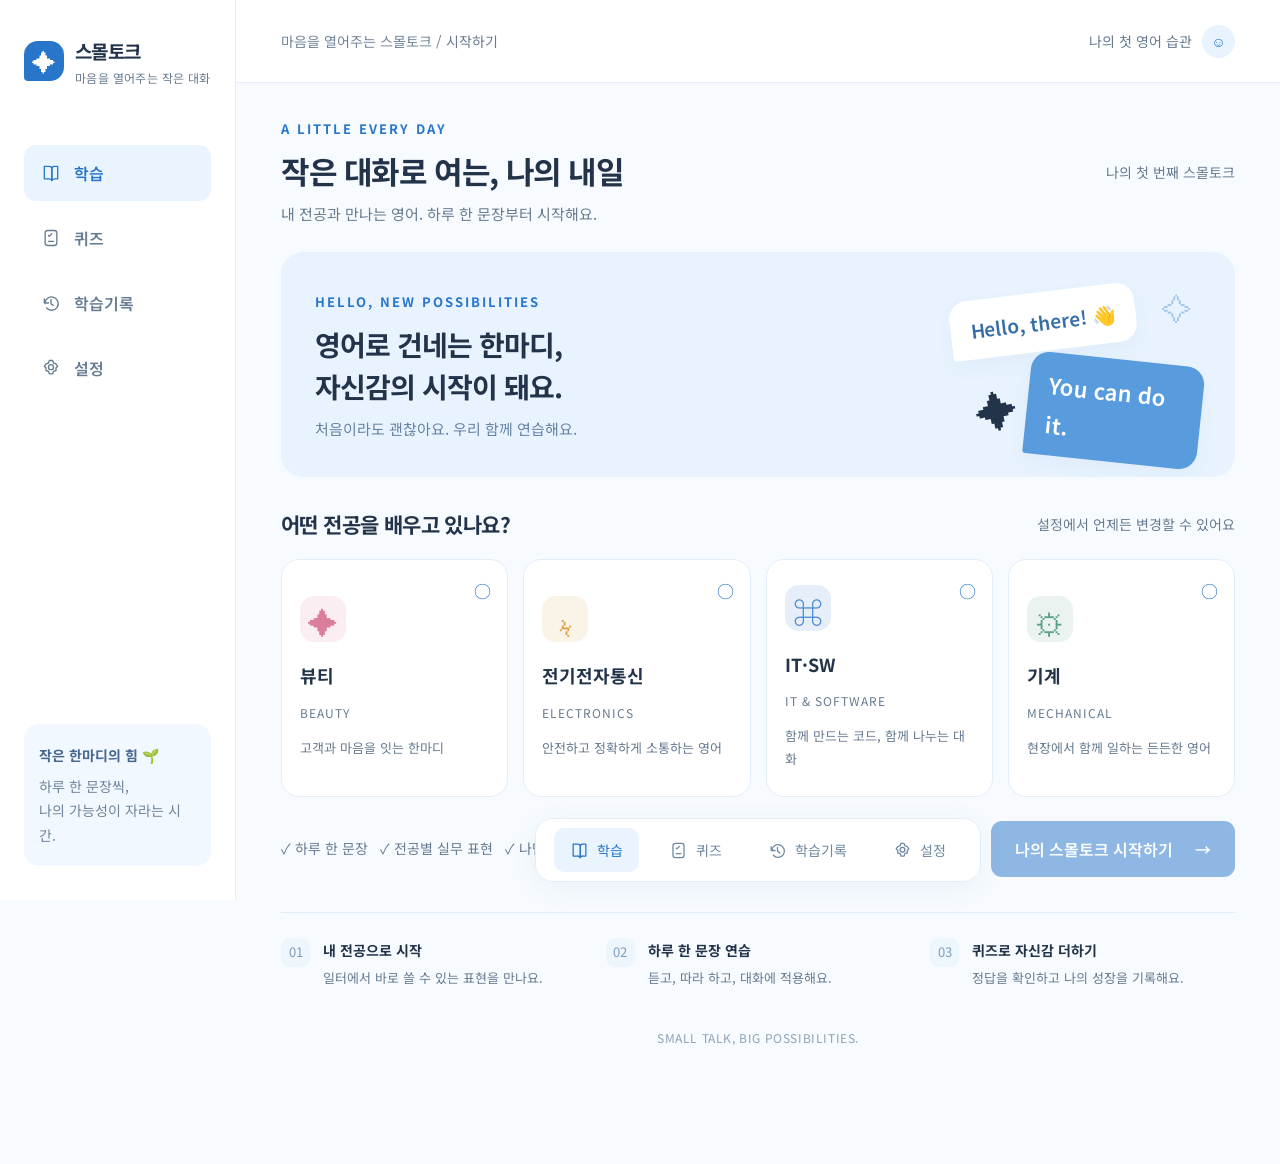
<file: preview.html>
<!doctype html><html lang="ko" data-preview="standalone"><head><meta charset="utf-8"><meta name="viewport" content="width=device-width,initial-scale=1"><meta name="theme-color" content="#2876ca"><meta name="description" content="하루 한 문장, 내 전공으로 시작하는 영어 자신감"><title>마음을 열어주는 스몰토크</title><style>@import url('https://fonts.googleapis.com/css2?family=Noto+Sans+KR:wght@400;500;600;700;800&display=swap');
:root{--purple:#2876ca;--dark:#23344a;--muted:#687b90;--line:#e3edf7;--bg:#f7fbff}*{box-sizing:border-box}body{margin:0;background:var(--bg);color:var(--dark);font:16px 'Noto Sans KR',sans-serif;line-height:1.6}button,select{font:inherit}button{cursor:pointer;transition:background .2s,transform .2s}button:disabled{cursor:not-allowed;opacity:.5}button:focus-visible,a:focus-visible,select:focus-visible{outline:3px solid #82b9ed;outline-offset:4px}button:hover:not(:disabled){transform:translateY(-2px)}button{border:0}h1,h2,h3,p{margin:0}h1{font-size:31px;letter-spacing:-1.4px;line-height:1.45}h2{font-size:21px;letter-spacing:-.6px}h3{font-size:18px}.muted{color:var(--muted)}.tiny{font-size:14px}.eyebrow{font-size:13px;letter-spacing:2px;font-weight:700;color:var(--purple)}.shell{display:flex;min-height:100vh}.sidebar{position:fixed;inset:0 auto 0 0;width:236px;background:white;border-right:1px solid var(--line);padding:34px 24px;display:flex;flex-direction:column;z-index:10}.brand{display:flex;align-items:center;gap:11px}.logo{width:40px;height:40px;background:var(--purple);color:white;border-radius:14px 14px 14px 4px;display:grid;place-items:center;font-size:24px}.brand strong{font-size:19px;letter-spacing:-.7px}.brand small{display:block;color:var(--muted);font-size:12px;letter-spacing:.4px}.nav{margin-top:57px;display:grid;gap:9px}.nav button{display:flex;gap:13px;align-items:center;text-align:left;background:transparent;color:#677c92;border-radius:12px;padding:14px 17px;font-weight:600}.nav button.active{color:var(--purple);background:#eaf4ff}.nav svg{width:20px;height:20px}.sidebar-note{margin-top:auto;padding:19px 15px;background:#f2f8ff;border-radius:15px;color:#70859b;font-size:14px}.sidebar-note b{display:block;color:#46688e;margin-bottom:6px}.main{margin-left:236px;width:calc(100% - 236px)}.topbar{height:83px;border-bottom:1px solid var(--line);display:flex;justify-content:space-between;align-items:center;padding:0 45px;background:#fff}.topbar .crumb{color:#71849a;font-size:14px}.profile{display:flex;gap:10px;align-items:center;font-size:14px}.avatar{height:33px;width:33px;border-radius:50%;background:#e8f3ff;display:grid;place-items:center;color:var(--purple)}.content{max-width:1170px;margin:auto;padding:35px 45px 60px}.page-head{display:flex;justify-content:space-between;align-items:center;margin-bottom:25px}.page-head p{margin-top:7px;color:var(--muted);font-size:15px}.date{font-size:14px;color:var(--muted)}.hero{background:#e8f3ff;border-radius:22px;min-height:205px;padding:30px 34px;position:relative;overflow:hidden;display:flex;align-items:center;justify-content:space-between}.hero h2{font-size:28px;line-height:1.5;margin:9px 0;letter-spacing:-1px}.hero p{color:#6684a4;font-size:15px}.hero-art{width:265px;height:165px;position:relative;flex-shrink:0}.bubble{position:absolute;background:white;padding:13px 20px;border-radius:18px 18px 18px 3px;box-shadow:0 8px 20px #3b67950b;font-size:19px;transform:rotate(-7deg);top:10px;left:14px;color:#356da7;font-weight:600}.bubble.second{background:#589cde;color:white;top:77px;left:91px;transform:rotate(6deg);font-size:22px}.star{position:absolute;color:#9cc6ed;font-size:30px;right:9px;top:0}.plant{position:absolute;bottom:0;left:40px;font-size:42px;transform:rotate(-12deg)}.section-title{display:flex;align-items:center;justify-content:space-between;margin:29px 0 16px}.section-title span{font-size:14px;color:var(--muted)}.majors{display:grid;grid-template-columns:repeat(4,1fr);gap:15px}.major{padding:25px 18px;background:white;border:1px solid var(--line);border-radius:18px;text-align:left;position:relative;min-height:196px;color:var(--dark)}.major.selected{border:2px solid var(--purple);padding:24px 17px;background:#f7fbff;box-shadow:0 7px 17px #2876ca0b}.major-icon{display:grid;place-items:center;height:46px;width:46px;border-radius:14px;background:color-mix(in srgb,var(--c) 13%,white);color:var(--c);font-size:30px;margin-bottom:18px}.major h3{font-size:18px;margin-bottom:5px}.major small{font-size:12px;letter-spacing:1px;color:var(--muted)}.check{position:absolute;right:16px;top:16px;color:var(--purple);font-size:17px}.major p{font-size:13px;color:var(--muted);margin-top:12px}.start-row{display:flex;justify-content:space-between;align-items:center;margin-top:24px}.primary{background:var(--purple);color:white;padding:14px 24px;border-radius:11px;font-weight:600;display:inline-flex;gap:22px;align-items:center;justify-content:center}.secondary{border:1px solid var(--line);background:white;color:#4275a9;padding:10px 16px;border-radius:10px}.how{display:grid;grid-template-columns:repeat(3,1fr);gap:20px;margin-top:35px;padding-top:25px;border-top:1px solid var(--line)}.how-item{display:flex;gap:13px;align-items:flex-start}.how-item .num{width:29px;height:29px;background:#edf5fd;border-radius:9px;display:grid;place-items:center;color:#7e9dbd;font-size:13px}.how-item h3{font-size:14px;margin-bottom:5px}.how-item p{color:var(--muted);font-size:13px}.grid{display:grid;grid-template-columns:minmax(0,1fr) 275px;gap:23px}.card{background:white;border:1px solid var(--line);border-radius:18px;padding:25px}.lesson{padding:29px 30px}.lesson-top{display:flex;justify-content:space-between;align-items:center}.badge{display:inline-flex;gap:8px;align-items:center;background:#eaf4ff;color:var(--purple);padding:5px 11px;border-radius:6px;font-size:13px;font-weight:600}.lesson h2.english{font:600 33px/1.5 Georgia,serif;letter-spacing:-.5px;margin:26px 0 10px;max-width:520px}.meaning{color:#617c98;font-size:16px}.listen{background:#edf6ff;color:var(--purple);border-radius:50%;height:37px;width:37px;display:grid;place-items:center}.listen svg{width:18px;height:18px}.divider{height:1px;background:var(--line);margin:25px 0}.similar{padding:12px 0;display:flex;align-items:center;justify-content:space-between;gap:12px}.similar span{font-family:Georgia,serif;font-size:19px}.similar small{margin-right:12px;color:#89a7c6;font:13px 'Noto Sans KR',sans-serif}.tip{padding:16px;border-radius:11px;background:#fff9e5;color:#897442;font-size:14px;margin:18px 0}.full{width:100%}.aside{display:grid;gap:19px;align-content:start}.progress-ring{width:125px;height:125px;border-radius:50%;margin:23px auto;background:conic-gradient(var(--purple) var(--progress),#eaf3fc 0);display:grid;place-items:center}.progress-ring>div{height:103px;width:103px;background:white;border-radius:50%;display:flex;justify-content:center;align-items:center;flex-direction:column}.progress-ring strong{font-size:30px;font-weight:700;line-height:1.2}.progress-ring small{font-size:12px;color:var(--muted)}.progress-label{display:flex;justify-content:space-between;font-size:13px;color:var(--muted);margin-top:15px}.progress-line{height:5px;border-radius:5px;background:#eaf3fc;margin-top:9px;overflow:hidden}.progress-line div{background:var(--purple);height:100%}.motivation{background:#edfaf3;border-color:#edfaf3;color:#527b68}.motivation p{font-size:14px;margin-top:9px;line-height:1.9}.dialogue{background:#f3f9ff;padding:18px;border-radius:12px;margin-top:15px}.dialogue p{font-family:Georgia,serif;margin:8px 0}.dialogue small{font-size:13px;color:var(--muted)}.quiz-option{width:100%;background:white;border:1px solid var(--line);padding:17px;text-align:left;border-radius:12px;margin-top:12px;display:flex;gap:13px;align-items:center;color:var(--dark)}.quiz-option b{display:grid;place-items:center;width:26px;height:26px;flex-shrink:0;background:#edf5fd;border-radius:8px;color:#7e9fbe;font-size:13px}.quiz-option.correct{border-color:#58a186;background:#eff8f3}.quiz-option.wrong{border-color:#ce7e86;background:#fff2f3}.feedback{padding:18px;border-radius:12px;margin-top:19px;background:#eef6f0;color:#55816c}.feedback.wrong{background:#fcf0f2;color:#a46271}.stats{display:grid;grid-template-columns:repeat(3,1fr);gap:17px;margin-bottom:22px}.stats strong{display:block;font-size:30px;color:var(--purple);margin-top:8px}.record{padding:18px 0;border-bottom:1px solid var(--line);display:flex;gap:17px;align-items:center}.record>span{width:38px;height:38px;background:#eff6f1;border-radius:12px;display:grid;place-items:center;color:#78a38a}.record p{font-family:Georgia,serif;font-size:19px}.record small{color:var(--muted);font-size:13px}.empty{text-align:center;padding:48px 20px;color:var(--muted)}.empty .big{font-size:38px;color:#9dbfe0;margin-bottom:14px}.settings-row{display:flex;justify-content:space-between;align-items:center;gap:20px;padding:21px 0;border-bottom:1px solid var(--line)}select{border:1px solid var(--line);border-radius:9px;padding:10px;background:white;max-width:160px}.settings-row p{font-size:14px;color:var(--muted);margin-top:4px}.notice{font-size:13px;line-height:1.8;color:var(--muted);margin-top:19px}.footer{text-align:center;margin-top:37px;font-size:12px;letter-spacing:.6px;color:#8fa2b7}.mobile-nav{display:none}#toast{position:fixed;bottom:27px;left:50%;transform:translateX(-50%);padding:12px 22px;border-radius:12px;background:#263e59;color:white;display:none;z-index:40;font-size:14px}.loading{padding:15vh;text-align:center;color:var(--purple)}.storage-error{padding:12px;background:#fff1e8;color:#9a6344}.calendar{display:grid;grid-template-columns:repeat(7,1fr);gap:8px;margin:19px 0}.day{height:38px;display:grid;place-items:center;background:#f1f7fd;border-radius:8px;font-size:13px;color:#7e96ae}.day.done{background:#dceeff;color:var(--purple);font-weight:700}.day.today{border:1px solid var(--purple)}
@media(min-width:1500px){.content{padding-top:47px}.hero{min-height:230px}.majors{gap:20px}.major{min-height:215px}}@media(max-width:1100px){.sidebar{width:200px;padding:30px 18px}.main{margin-left:200px;width:calc(100% - 200px)}.content{padding:28px}.topbar{padding:0 28px}.grid{grid-template-columns:minmax(0,1fr) 230px}.hero-art{width:205px}.majors{grid-template-columns:repeat(2,1fr)}.major{min-height:170px}.lesson h2.english{font-size:30px}}@media(max-width:800px){.sidebar{display:none}.main{margin-left:0;width:100%}.topbar{height:66px;padding:0 22px}.content{padding:26px 20px 105px}.topbar .crumb{color:var(--purple);font-weight:600}.topbar .crumb:before{content:'✦ ';font-size:20px}.profile .muted{display:none}h1{font-size:27px}.date{display:none}.hero{min-height:190px;padding:24px}.hero h2{font-size:25px}.hero-art{width:160px;transform:scale(.85);transform-origin:right center}.bubble{left:0;font-size:17px}.bubble.second{left:37px;font-size:19px}.grid{grid-template-columns:1fr}.aside{grid-template-columns:1fr 1fr}.aside .card{padding:19px}.progress-ring{width:100px;height:100px;margin:15px auto}.progress-ring>div{width:82px;height:82px}.mobile-nav{position:fixed;bottom:0;left:0;right:0;display:flex;background:#fffffff7;border-top:1px solid var(--line);padding:10px 10px calc(10px + env(safe-area-inset-bottom));z-index:20;backdrop-filter:blur(14px)}.mobile-nav button{flex:1;background:none;display:flex;flex-direction:column;align-items:center;gap:3px;font-size:12px;color:#71899f}.mobile-nav button.active{color:var(--purple)}.mobile-nav svg{height:21px;width:21px}.how{gap:10px}.how-item{display:block}.how-item .num{margin-bottom:10px}.how-item p{font-size:12px}.start-row{gap:15px}.start-row p{font-size:13px}.primary{padding:14px 20px;white-space:nowrap}.lesson{padding:25px 22px}.stats{gap:10px}.stats .card{padding:15px}.stats strong{font-size:25px}#toast{bottom:90px;max-width:90%;width:max-content}.settings-row{align-items:flex-start}.section-title span{font-size:12px}}@media(max-width:440px){.hero-art{display:none}.major{padding:20px 15px}.major.selected{padding:19px 14px}.major h3{font-size:17px}.major p{font-size:12px}.start-row{flex-direction:column;align-items:stretch}.start-row p{text-align:center;order:2}.aside{grid-template-columns:1fr}.lesson h2.english{font-size:30px}.similar span{font-size:18px}.similar small{display:none}}
@media(min-width:801px){.mobile-nav{position:fixed;bottom:18px;left:calc(50% + 118px);transform:translateX(-50%);display:flex;gap:14px;padding:9px 18px;background:#fffffff5;border:1px solid var(--line);border-radius:18px;box-shadow:0 6px 28px #365f8812;z-index:20;backdrop-filter:blur(14px)}.mobile-nav button{display:flex;align-items:center;gap:8px;padding:9px 16px;background:transparent;color:#6e87a2;border-radius:10px;font-size:14px;white-space:nowrap}.mobile-nav button.active{background:#eaf4ff;color:var(--purple)}.mobile-nav svg{height:19px;width:19px}.content{padding-bottom:115px}}@media(min-width:801px) and (max-width:1100px){.mobile-nav{left:calc(50% + 100px)}}

/* Larger text and comfortable controls on every screen. */
body{line-height:1.75}.primary,.secondary{min-height:48px}select{font-size:16px;min-height:44px}.listen{width:44px;height:44px;flex-shrink:0}.similar>span{min-width:0;overflow-wrap:anywhere}.lesson-top{gap:12px;flex-wrap:wrap}.quiz-option{line-height:1.8}.grid>div,.card{min-width:0}.record>div{min-width:0}.record p{overflow-wrap:anywhere}.major[data-pick="it"]{--c:#4286cf!important}.notice,.settings-row p{line-height:1.9}.mobile-nav button{min-height:44px}.topbar .crumb{line-height:1.6}.footer{line-height:1.8}
@media(max-width:800px){.content{padding-bottom:125px}.topbar{min-height:74px;height:auto;padding-top:10px;padding-bottom:10px}.primary{white-space:normal;text-align:center}.mobile-nav{gap:3px}.mobile-nav button{padding:3px 0}.how-item p{line-height:1.8}.start-row{flex-wrap:wrap}.stats strong{font-size:25px}}
@media(max-width:440px){.stats{gap:8px}.stats .card{padding:15px 10px}.stats .tiny{font-size:12px}.settings-row{gap:12px}.settings-row select{max-width:140px}.major{padding:22px 14px}.major.selected{padding:21px 13px}.major h3{overflow-wrap:anywhere}.section-title{gap:12px;align-items:flex-start}.section-title span{text-align:right;max-width:110px;flex-shrink:0}}
</style></head><body><div id="app"><div class="loading">작은 대화를 준비하고 있어요…</div></div><div id="toast" role="status"></div><script id="offline-catalog" type="application/json">{"schemaVersion":1,"app":{"title":"마음을 열어주는 스몰토크","shortTitle":"스몰토크","tagline":"마음을 열어주는 작은 대화","footer":"SMALL TALK, BIG POSSIBILITIES.","storageKey":"smalltalk.v1"},"learning":{"timezone":"Asia/Seoul","defaultSpeechRate":0.85,"quizOptionCount":4},"navigation":[{"id":"study","label":"학습"},{"id":"quiz","label":"퀴즈"},{"id":"history","label":"학습기록"},{"id":"settings","label":"설정"}],"departments":[{"id":"beauty","name":"뷰티","en":"BEAUTY","icon":"✦","color":"#db7e9b","description":"고객과 마음을 잇는 한마디","file":"beauty.json","active":true},{"id":"electric","name":"전기전자통신","en":"ELECTRONICS","icon":"ϟ","color":"#d8a348","description":"안전하고 정확하게 소통하는 영어","file":"electric.json","active":true},{"id":"it","name":"IT·SW","en":"IT & SOFTWARE","icon":"⌘","color":"#7d71cf","description":"함께 만드는 코드, 함께 나누는 대화","file":"it-sw.json","active":true},{"id":"machine","name":"기계","en":"MECHANICAL","icon":"⚙","color":"#5a9f8c","description":"현장에서 함께 일하는 든든한 영어","file":"machine.json","active":true}],"allDepartments":[{"id":"beauty","name":"뷰티","en":"BEAUTY","icon":"✦","color":"#db7e9b","description":"고객과 마음을 잇는 한마디","file":"beauty.json","active":true},{"id":"electric","name":"전기전자통신","en":"ELECTRONICS","icon":"ϟ","color":"#d8a348","description":"안전하고 정확하게 소통하는 영어","file":"electric.json","active":true},{"id":"it","name":"IT·SW","en":"IT & SOFTWARE","icon":"⌘","color":"#7d71cf","description":"함께 만드는 코드, 함께 나누는 대화","file":"it-sw.json","active":true},{"id":"machine","name":"기계","en":"MECHANICAL","icon":"⚙","color":"#5a9f8c","description":"현장에서 함께 일하는 든든한 영어","file":"machine.json","active":true}],"expressions":[{"id":"beauty-1","departmentId":"beauty","day":1,"task":"recommend a hairstyle","text":"Could you help me recommend a hairstyle?","meaning":"헤어스타일을 추천하는 것을 도와주시겠어요?","similar":["Can you help me recommend a hairstyle?","Could you give me a hand as I recommend a hairstyle?","I'd appreciate your help as I recommend a hairstyle."],"tip":"Could you help me + 동사원형? 은 동료에게 정중하게 도움을 요청하는 표현이에요.","reply":"Of course. Let’s take a look together.","replyKo":"물론이죠. 같이 살펴봐요."},{"id":"beauty-2","departmentId":"beauty","day":2,"task":"check your skin type","text":"Could you help me check your skin type?","meaning":"피부 타입을 확인하는 것을 도와주시겠어요?","similar":["Can you help me check your skin type?","Could you give me a hand as I check your skin type?","I'd appreciate your help as I check your skin type."],"tip":"Could you help me + 동사원형? 은 동료에게 정중하게 도움을 요청하는 표현이에요.","reply":"Of course. Let’s take a look together.","replyKo":"물론이죠. 같이 살펴봐요."},{"id":"beauty-3","departmentId":"beauty","day":3,"task":"choose a nail color","text":"Could you help me choose a nail color?","meaning":"네일 색상을 고르는 것을 도와주시겠어요?","similar":["Can you help me choose a nail color?","Could you give me a hand as I choose a nail color?","I'd appreciate your help as I choose a nail color."],"tip":"Could you help me + 동사원형? 은 동료에게 정중하게 도움을 요청하는 표현이에요.","reply":"Of course. Let’s take a look together.","replyKo":"물론이죠. 같이 살펴봐요."},{"id":"beauty-4","departmentId":"beauty","day":4,"task":"wash your hair","text":"Could you help me wash your hair?","meaning":"머리를 감기는 것을 도와주시겠어요?","similar":["Can you help me wash your hair?","Could you give me a hand as I wash your hair?","I'd appreciate your help as I wash your hair."],"tip":"Could you help me + 동사원형? 은 동료에게 정중하게 도움을 요청하는 표현이에요.","reply":"Of course. Let’s take a look together.","replyKo":"물론이죠. 같이 살펴봐요."},{"id":"beauty-5","departmentId":"beauty","day":5,"task":"trim your bangs","text":"Could you help me trim your bangs?","meaning":"앞머리를 다듬는 것을 도와주시겠어요?","similar":["Can you help me trim your bangs?","Could you give me a hand as I trim your bangs?","I'd appreciate your help as I trim your bangs."],"tip":"Could you help me + 동사원형? 은 동료에게 정중하게 도움을 요청하는 표현이에요.","reply":"Of course. Let’s take a look together.","replyKo":"물론이죠. 같이 살펴봐요."},{"id":"beauty-6","departmentId":"beauty","day":6,"task":"apply sunscreen","text":"Could you help me apply sunscreen?","meaning":"자외선 차단제를 바르는 것을 도와주시겠어요?","similar":["Can you help me apply sunscreen?","Could you give me a hand as I apply sunscreen?","I'd appreciate your help as I apply sunscreen."],"tip":"Could you help me + 동사원형? 은 동료에게 정중하게 도움을 요청하는 표현이에요.","reply":"Of course. Let’s take a look together.","replyKo":"물론이죠. 같이 살펴봐요."},{"id":"beauty-7","departmentId":"beauty","day":7,"task":"prepare the makeup brushes","text":"Could you help me prepare the makeup brushes?","meaning":"메이크업 브러시를 준비하는 것을 도와주시겠어요?","similar":["Can you help me prepare the makeup brushes?","Could you give me a hand as I prepare the makeup brushes?","I'd appreciate your help as I prepare the makeup brushes."],"tip":"Could you help me + 동사원형? 은 동료에게 정중하게 도움을 요청하는 표현이에요.","reply":"Of course. Let’s take a look together.","replyKo":"물론이죠. 같이 살펴봐요."},{"id":"beauty-8","departmentId":"beauty","day":8,"task":"clean the tools","text":"Could you help me clean the tools?","meaning":"도구를 세척하는 것을 도와주시겠어요?","similar":["Can you help me clean the tools?","Could you give me a hand as I clean the tools?","I'd appreciate your help as I clean the tools."],"tip":"Could you help me + 동사원형? 은 동료에게 정중하게 도움을 요청하는 표현이에요.","reply":"Of course. Let’s take a look together.","replyKo":"물론이죠. 같이 살펴봐요."},{"id":"beauty-9","departmentId":"beauty","day":9,"task":"adjust the water temperature","text":"Could you help me adjust the water temperature?","meaning":"물 온도를 조절하는 것을 도와주시겠어요?","similar":["Can you help me adjust the water temperature?","Could you give me a hand as I adjust the water temperature?","I'd appreciate your help as I adjust the water temperature."],"tip":"Could you help me + 동사원형? 은 동료에게 정중하게 도움을 요청하는 표현이에요.","reply":"Of course. Let’s take a look together.","replyKo":"물론이죠. 같이 살펴봐요."},{"id":"beauty-10","departmentId":"beauty","day":10,"task":"dry your hair","text":"Could you help me dry your hair?","meaning":"머리를 말리는 것을 도와주시겠어요?","similar":["Can you help me dry your hair?","Could you give me a hand as I dry your hair?","I'd appreciate your help as I dry your hair."],"tip":"Could you help me + 동사원형? 은 동료에게 정중하게 도움을 요청하는 표현이에요.","reply":"Of course. Let’s take a look together.","replyKo":"물론이죠. 같이 살펴봐요."},{"id":"beauty-11","departmentId":"beauty","day":11,"task":"book an appointment","text":"Could you help me book an appointment?","meaning":"예약하는 것을 도와주시겠어요?","similar":["Can you help me book an appointment?","Could you give me a hand as I book an appointment?","I'd appreciate your help as I book an appointment."],"tip":"Could you help me + 동사원형? 은 동료에게 정중하게 도움을 요청하는 표현이에요.","reply":"Of course. Let’s take a look together.","replyKo":"물론이죠. 같이 살펴봐요."},{"id":"beauty-12","departmentId":"beauty","day":12,"task":"mix the hair color","text":"Could you help me mix the hair color?","meaning":"염색약을 섞는 것을 도와주시겠어요?","similar":["Can you help me mix the hair color?","Could you give me a hand as I mix the hair color?","I'd appreciate your help as I mix the hair color."],"tip":"Could you help me + 동사원형? 은 동료에게 정중하게 도움을 요청하는 표현이에요.","reply":"Of course. Let’s take a look together.","replyKo":"물론이죠. 같이 살펴봐요."},{"id":"beauty-13","departmentId":"beauty","day":13,"task":"check for allergies","text":"Could you help me check for allergies?","meaning":"알레르기가 있는지 확인하는 것을 도와주시겠어요?","similar":["Can you help me check for allergies?","Could you give me a hand as I check for allergies?","I'd appreciate your help as I check for allergies."],"tip":"Could you help me + 동사원형? 은 동료에게 정중하게 도움을 요청하는 표현이에요.","reply":"Of course. Let’s take a look together.","replyKo":"물론이죠. 같이 살펴봐요."},{"id":"beauty-14","departmentId":"beauty","day":14,"task":"apply the base coat","text":"Could you help me apply the base coat?","meaning":"베이스 코트를 바르는 것을 도와주시겠어요?","similar":["Can you help me apply the base coat?","Could you give me a hand as I apply the base coat?","I'd appreciate your help as I apply the base coat."],"tip":"Could you help me + 동사원형? 은 동료에게 정중하게 도움을 요청하는 표현이에요.","reply":"Of course. Let’s take a look together.","replyKo":"물론이죠. 같이 살펴봐요."},{"id":"beauty-15","departmentId":"beauty","day":15,"task":"remove the makeup","text":"Could you help me remove the makeup?","meaning":"메이크업을 지우는 것을 도와주시겠어요?","similar":["Can you help me remove the makeup?","Could you give me a hand as I remove the makeup?","I'd appreciate your help as I remove the makeup."],"tip":"Could you help me + 동사원형? 은 동료에게 정중하게 도움을 요청하는 표현이에요.","reply":"Of course. Let’s take a look together.","replyKo":"물론이죠. 같이 살펴봐요."},{"id":"beauty-16","departmentId":"beauty","day":16,"task":"prepare a clean towel","text":"Could you help me prepare a clean towel?","meaning":"깨끗한 수건을 준비하는 것을 도와주시겠어요?","similar":["Can you help me prepare a clean towel?","Could you give me a hand as I prepare a clean towel?","I'd appreciate your help as I prepare a clean towel."],"tip":"Could you help me + 동사원형? 은 동료에게 정중하게 도움을 요청하는 표현이에요.","reply":"Of course. Let’s take a look together.","replyKo":"물론이죠. 같이 살펴봐요."},{"id":"beauty-17","departmentId":"beauty","day":17,"task":"style your hair","text":"Could you help me style your hair?","meaning":"머리를 스타일링하는 것을 도와주시겠어요?","similar":["Can you help me style your hair?","Could you give me a hand as I style your hair?","I'd appreciate your help as I style your hair."],"tip":"Could you help me + 동사원형? 은 동료에게 정중하게 도움을 요청하는 표현이에요.","reply":"Of course. Let’s take a look together.","replyKo":"물론이죠. 같이 살펴봐요."},{"id":"beauty-18","departmentId":"beauty","day":18,"task":"shape your eyebrows","text":"Could you help me shape your eyebrows?","meaning":"눈썹 모양을 다듬는 것을 도와주시겠어요?","similar":["Can you help me shape your eyebrows?","Could you give me a hand as I shape your eyebrows?","I'd appreciate your help as I shape your eyebrows."],"tip":"Could you help me + 동사원형? 은 동료에게 정중하게 도움을 요청하는 표현이에요.","reply":"Of course. Let’s take a look together.","replyKo":"물론이죠. 같이 살펴봐요."},{"id":"beauty-19","departmentId":"beauty","day":19,"task":"test the product","text":"Could you help me test the product?","meaning":"제품을 테스트하는 것을 도와주시겠어요?","similar":["Can you help me test the product?","Could you give me a hand as I test the product?","I'd appreciate your help as I test the product."],"tip":"Could you help me + 동사원형? 은 동료에게 정중하게 도움을 요청하는 표현이에요.","reply":"Of course. Let’s take a look together.","replyKo":"물론이죠. 같이 살펴봐요."},{"id":"beauty-20","departmentId":"beauty","day":20,"task":"explain the treatment","text":"Could you help me explain the treatment?","meaning":"관리 과정을 설명하는 것을 도와주시겠어요?","similar":["Can you help me explain the treatment?","Could you give me a hand as I explain the treatment?","I'd appreciate your help as I explain the treatment."],"tip":"Could you help me + 동사원형? 은 동료에게 정중하게 도움을 요청하는 표현이에요.","reply":"Of course. Let’s take a look together.","replyKo":"물론이죠. 같이 살펴봐요."},{"id":"beauty-21","departmentId":"beauty","day":21,"task":"moisturize your skin","text":"Could you help me moisturize your skin?","meaning":"피부에 수분을 공급하는 것을 도와주시겠어요?","similar":["Can you help me moisturize your skin?","Could you give me a hand as I moisturize your skin?","I'd appreciate your help as I moisturize your skin."],"tip":"Could you help me + 동사원형? 은 동료에게 정중하게 도움을 요청하는 표현이에요.","reply":"Of course. Let’s take a look together.","replyKo":"물론이죠. 같이 살펴봐요."},{"id":"beauty-22","departmentId":"beauty","day":22,"task":"check the mirror","text":"Could you help me check the mirror?","meaning":"거울을 확인하는 것을 도와주시겠어요?","similar":["Can you help me check the mirror?","Could you give me a hand as I check the mirror?","I'd appreciate your help as I check the mirror."],"tip":"Could you help me + 동사원형? 은 동료에게 정중하게 도움을 요청하는 표현이에요.","reply":"Of course. Let’s take a look together.","replyKo":"물론이죠. 같이 살펴봐요."},{"id":"beauty-23","departmentId":"beauty","day":23,"task":"sanitize the workstation","text":"Could you help me sanitize the workstation?","meaning":"작업대를 소독하는 것을 도와주시겠어요?","similar":["Can you help me sanitize the workstation?","Could you give me a hand as I sanitize the workstation?","I'd appreciate your help as I sanitize the workstation."],"tip":"Could you help me + 동사원형? 은 동료에게 정중하게 도움을 요청하는 표현이에요.","reply":"Of course. Let’s take a look together.","replyKo":"물론이죠. 같이 살펴봐요."},{"id":"beauty-24","departmentId":"beauty","day":24,"task":"select a lipstick shade","text":"Could you help me select a lipstick shade?","meaning":"립스틱 색상을 고르는 것을 도와주시겠어요?","similar":["Can you help me select a lipstick shade?","Could you give me a hand as I select a lipstick shade?","I'd appreciate your help as I select a lipstick shade."],"tip":"Could you help me + 동사원형? 은 동료에게 정중하게 도움을 요청하는 표현이에요.","reply":"Of course. Let’s take a look together.","replyKo":"물론이죠. 같이 살펴봐요."},{"id":"beauty-25","departmentId":"beauty","day":25,"task":"confirm the appointment","text":"Could you help me confirm the appointment?","meaning":"예약을 확인하는 것을 도와주시겠어요?","similar":["Can you help me confirm the appointment?","Could you give me a hand as I confirm the appointment?","I'd appreciate your help as I confirm the appointment."],"tip":"Could you help me + 동사원형? 은 동료에게 정중하게 도움을 요청하는 표현이에요.","reply":"Of course. Let’s take a look together.","replyKo":"물론이죠. 같이 살펴봐요."},{"id":"beauty-26","departmentId":"beauty","day":26,"task":"recommend a hairstyle","text":"I'm ready to recommend a hairstyle.","meaning":"헤어스타일을 추천할 준비가 되었어요.","similar":["I'm all set to recommend a hairstyle.","I can recommend a hairstyle now.","I'm prepared to recommend a hairstyle."],"tip":"I’m ready to + 동사원형으로 업무를 시작할 준비가 되었음을 알려요.","reply":"Great! Let me know if you need anything.","replyKo":"좋아요! 필요한 게 있으면 알려 주세요."},{"id":"beauty-27","departmentId":"beauty","day":27,"task":"check your skin type","text":"I'm ready to check your skin type.","meaning":"피부 타입을 확인할 준비가 되었어요.","similar":["I'm all set to check your skin type.","I can check your skin type now.","I'm prepared to check your skin type."],"tip":"I’m ready to + 동사원형으로 업무를 시작할 준비가 되었음을 알려요.","reply":"Great! Let me know if you need anything.","replyKo":"좋아요! 필요한 게 있으면 알려 주세요."},{"id":"beauty-28","departmentId":"beauty","day":28,"task":"choose a nail color","text":"I'm ready to choose a nail color.","meaning":"네일 색상을 고를 준비가 되었어요.","similar":["I'm all set to choose a nail color.","I can choose a nail color now.","I'm prepared to choose a nail color."],"tip":"I’m ready to + 동사원형으로 업무를 시작할 준비가 되었음을 알려요.","reply":"Great! Let me know if you need anything.","replyKo":"좋아요! 필요한 게 있으면 알려 주세요."},{"id":"beauty-29","departmentId":"beauty","day":29,"task":"wash your hair","text":"I'm ready to wash your hair.","meaning":"머리를 감길 준비가 되었어요.","similar":["I'm all set to wash your hair.","I can wash your hair now.","I'm prepared to wash your hair."],"tip":"I’m ready to + 동사원형으로 업무를 시작할 준비가 되었음을 알려요.","reply":"Great! Let me know if you need anything.","replyKo":"좋아요! 필요한 게 있으면 알려 주세요."},{"id":"beauty-30","departmentId":"beauty","day":30,"task":"trim your bangs","text":"I'm ready to trim your bangs.","meaning":"앞머리를 다듬을 준비가 되었어요.","similar":["I'm all set to trim your bangs.","I can trim your bangs now.","I'm prepared to trim your bangs."],"tip":"I’m ready to + 동사원형으로 업무를 시작할 준비가 되었음을 알려요.","reply":"Great! Let me know if you need anything.","replyKo":"좋아요! 필요한 게 있으면 알려 주세요."},{"id":"beauty-31","departmentId":"beauty","day":31,"task":"apply sunscreen","text":"I'm ready to apply sunscreen.","meaning":"자외선 차단제를 바를 준비가 되었어요.","similar":["I'm all set to apply sunscreen.","I can apply sunscreen now.","I'm prepared to apply sunscreen."],"tip":"I’m ready to + 동사원형으로 업무를 시작할 준비가 되었음을 알려요.","reply":"Great! Let me know if you need anything.","replyKo":"좋아요! 필요한 게 있으면 알려 주세요."},{"id":"beauty-32","departmentId":"beauty","day":32,"task":"prepare the makeup brushes","text":"I'm ready to prepare the makeup brushes.","meaning":"메이크업 브러시를 준비할 준비가 되었어요.","similar":["I'm all set to prepare the makeup brushes.","I can prepare the makeup brushes now.","I'm prepared to prepare the makeup brushes."],"tip":"I’m ready to + 동사원형으로 업무를 시작할 준비가 되었음을 알려요.","reply":"Great! Let me know if you need anything.","replyKo":"좋아요! 필요한 게 있으면 알려 주세요."},{"id":"beauty-33","departmentId":"beauty","day":33,"task":"clean the tools","text":"I'm ready to clean the tools.","meaning":"도구를 세척할 준비가 되었어요.","similar":["I'm all set to clean the tools.","I can clean the tools now.","I'm prepared to clean the tools."],"tip":"I’m ready to + 동사원형으로 업무를 시작할 준비가 되었음을 알려요.","reply":"Great! Let me know if you need anything.","replyKo":"좋아요! 필요한 게 있으면 알려 주세요."},{"id":"beauty-34","departmentId":"beauty","day":34,"task":"adjust the water temperature","text":"I'm ready to adjust the water temperature.","meaning":"물 온도를 조절할 준비가 되었어요.","similar":["I'm all set to adjust the water temperature.","I can adjust the water temperature now.","I'm prepared to adjust the water temperature."],"tip":"I’m ready to + 동사원형으로 업무를 시작할 준비가 되었음을 알려요.","reply":"Great! Let me know if you need anything.","replyKo":"좋아요! 필요한 게 있으면 알려 주세요."},{"id":"beauty-35","departmentId":"beauty","day":35,"task":"dry your hair","text":"I'm ready to dry your hair.","meaning":"머리를 말릴 준비가 되었어요.","similar":["I'm all set to dry your hair.","I can dry your hair now.","I'm prepared to dry your hair."],"tip":"I’m ready to + 동사원형으로 업무를 시작할 준비가 되었음을 알려요.","reply":"Great! Let me know if you need anything.","replyKo":"좋아요! 필요한 게 있으면 알려 주세요."},{"id":"beauty-36","departmentId":"beauty","day":36,"task":"book an appointment","text":"I'm ready to book an appointment.","meaning":"예약할 준비가 되었어요.","similar":["I'm all set to book an appointment.","I can book an appointment now.","I'm prepared to book an appointment."],"tip":"I’m ready to + 동사원형으로 업무를 시작할 준비가 되었음을 알려요.","reply":"Great! Let me know if you need anything.","replyKo":"좋아요! 필요한 게 있으면 알려 주세요."},{"id":"beauty-37","departmentId":"beauty","day":37,"task":"mix the hair color","text":"I'm ready to mix the hair color.","meaning":"염색약을 섞다 준비가 되었어요.","similar":["I'm all set to mix the hair color.","I can mix the hair color now.","I'm prepared to mix the hair color."],"tip":"I’m ready to + 동사원형으로 업무를 시작할 준비가 되었음을 알려요.","reply":"Great! Let me know if you need anything.","replyKo":"좋아요! 필요한 게 있으면 알려 주세요."},{"id":"beauty-38","departmentId":"beauty","day":38,"task":"check for allergies","text":"I'm ready to check for allergies.","meaning":"알레르기가 있는지 확인할 준비가 되었어요.","similar":["I'm all set to check for allergies.","I can check for allergies now.","I'm prepared to check for allergies."],"tip":"I’m ready to + 동사원형으로 업무를 시작할 준비가 되었음을 알려요.","reply":"Great! Let me know if you need anything.","replyKo":"좋아요! 필요한 게 있으면 알려 주세요."},{"id":"beauty-39","departmentId":"beauty","day":39,"task":"apply the base coat","text":"I'm ready to apply the base coat.","meaning":"베이스 코트를 바를 준비가 되었어요.","similar":["I'm all set to apply the base coat.","I can apply the base coat now.","I'm prepared to apply the base coat."],"tip":"I’m ready to + 동사원형으로 업무를 시작할 준비가 되었음을 알려요.","reply":"Great! Let me know if you need anything.","replyKo":"좋아요! 필요한 게 있으면 알려 주세요."},{"id":"beauty-40","departmentId":"beauty","day":40,"task":"remove the makeup","text":"I'm ready to remove the makeup.","meaning":"메이크업을 지우다 준비가 되었어요.","similar":["I'm all set to remove the makeup.","I can remove the makeup now.","I'm prepared to remove the makeup."],"tip":"I’m ready to + 동사원형으로 업무를 시작할 준비가 되었음을 알려요.","reply":"Great! Let me know if you need anything.","replyKo":"좋아요! 필요한 게 있으면 알려 주세요."},{"id":"beauty-41","departmentId":"beauty","day":41,"task":"prepare a clean towel","text":"I'm ready to prepare a clean towel.","meaning":"깨끗한 수건을 준비할 준비가 되었어요.","similar":["I'm all set to prepare a clean towel.","I can prepare a clean towel now.","I'm prepared to prepare a clean towel."],"tip":"I’m ready to + 동사원형으로 업무를 시작할 준비가 되었음을 알려요.","reply":"Great! Let me know if you need anything.","replyKo":"좋아요! 필요한 게 있으면 알려 주세요."},{"id":"beauty-42","departmentId":"beauty","day":42,"task":"style your hair","text":"I'm ready to style your hair.","meaning":"머리를 스타일링할 준비가 되었어요.","similar":["I'm all set to style your hair.","I can style your hair now.","I'm prepared to style your hair."],"tip":"I’m ready to + 동사원형으로 업무를 시작할 준비가 되었음을 알려요.","reply":"Great! Let me know if you need anything.","replyKo":"좋아요! 필요한 게 있으면 알려 주세요."},{"id":"beauty-43","departmentId":"beauty","day":43,"task":"shape your eyebrows","text":"I'm ready to shape your eyebrows.","meaning":"눈썹 모양을 다듬을 준비가 되었어요.","similar":["I'm all set to shape your eyebrows.","I can shape your eyebrows now.","I'm prepared to shape your eyebrows."],"tip":"I’m ready to + 동사원형으로 업무를 시작할 준비가 되었음을 알려요.","reply":"Great! Let me know if you need anything.","replyKo":"좋아요! 필요한 게 있으면 알려 주세요."},{"id":"beauty-44","departmentId":"beauty","day":44,"task":"test the product","text":"I'm ready to test the product.","meaning":"제품을 테스트할 준비가 되었어요.","similar":["I'm all set to test the product.","I can test the product now.","I'm prepared to test the product."],"tip":"I’m ready to + 동사원형으로 업무를 시작할 준비가 되었음을 알려요.","reply":"Great! Let me know if you need anything.","replyKo":"좋아요! 필요한 게 있으면 알려 주세요."},{"id":"beauty-45","departmentId":"beauty","day":45,"task":"explain the treatment","text":"I'm ready to explain the treatment.","meaning":"관리 과정을 설명할 준비가 되었어요.","similar":["I'm all set to explain the treatment.","I can explain the treatment now.","I'm prepared to explain the treatment."],"tip":"I’m ready to + 동사원형으로 업무를 시작할 준비가 되었음을 알려요.","reply":"Great! Let me know if you need anything.","replyKo":"좋아요! 필요한 게 있으면 알려 주세요."},{"id":"beauty-46","departmentId":"beauty","day":46,"task":"moisturize your skin","text":"I'm ready to moisturize your skin.","meaning":"피부에 수분을 공급할 준비가 되었어요.","similar":["I'm all set to moisturize your skin.","I can moisturize your skin now.","I'm prepared to moisturize your skin."],"tip":"I’m ready to + 동사원형으로 업무를 시작할 준비가 되었음을 알려요.","reply":"Great! Let me know if you need anything.","replyKo":"좋아요! 필요한 게 있으면 알려 주세요."},{"id":"beauty-47","departmentId":"beauty","day":47,"task":"check the mirror","text":"I'm ready to check the mirror.","meaning":"거울을 확인할 준비가 되었어요.","similar":["I'm all set to check the mirror.","I can check the mirror now.","I'm prepared to check the mirror."],"tip":"I’m ready to + 동사원형으로 업무를 시작할 준비가 되었음을 알려요.","reply":"Great! Let me know if you need anything.","replyKo":"좋아요! 필요한 게 있으면 알려 주세요."},{"id":"beauty-48","departmentId":"beauty","day":48,"task":"sanitize the workstation","text":"I'm ready to sanitize the workstation.","meaning":"작업대를 소독할 준비가 되었어요.","similar":["I'm all set to sanitize the workstation.","I can sanitize the workstation now.","I'm prepared to sanitize the workstation."],"tip":"I’m ready to + 동사원형으로 업무를 시작할 준비가 되었음을 알려요.","reply":"Great! Let me know if you need anything.","replyKo":"좋아요! 필요한 게 있으면 알려 주세요."},{"id":"beauty-49","departmentId":"beauty","day":49,"task":"select a lipstick shade","text":"I'm ready to select a lipstick shade.","meaning":"립스틱 색상을 고를 준비가 되었어요.","similar":["I'm all set to select a lipstick shade.","I can select a lipstick shade now.","I'm prepared to select a lipstick shade."],"tip":"I’m ready to + 동사원형으로 업무를 시작할 준비가 되었음을 알려요.","reply":"Great! Let me know if you need anything.","replyKo":"좋아요! 필요한 게 있으면 알려 주세요."},{"id":"beauty-50","departmentId":"beauty","day":50,"task":"confirm the appointment","text":"I'm ready to confirm the appointment.","meaning":"예약을 확인할 준비가 되었어요.","similar":["I'm all set to confirm the appointment.","I can confirm the appointment now.","I'm prepared to confirm the appointment."],"tip":"I’m ready to + 동사원형으로 업무를 시작할 준비가 되었음을 알려요.","reply":"Great! Let me know if you need anything.","replyKo":"좋아요! 필요한 게 있으면 알려 주세요."},{"id":"beauty-51","departmentId":"beauty","day":51,"task":"recommend a hairstyle","text":"Let me show you how to recommend a hairstyle.","meaning":"헤어스타일을 추천하는 방법을 보여 드릴게요.","similar":["I'll show you how to recommend a hairstyle.","Let me explain how to recommend a hairstyle.","I can show you how to recommend a hairstyle."],"tip":"Let me show you how to는 작업 방법을 친절하게 안내할 때 사용해요.","reply":"Thank you. That would be helpful.","replyKo":"고마워요. 도움이 되겠어요."},{"id":"beauty-52","departmentId":"beauty","day":52,"task":"check your skin type","text":"Let me show you how to check your skin type.","meaning":"피부 타입을 확인하는 방법을 보여 드릴게요.","similar":["I'll show you how to check your skin type.","Let me explain how to check your skin type.","I can show you how to check your skin type."],"tip":"Let me show you how to는 작업 방법을 친절하게 안내할 때 사용해요.","reply":"Thank you. That would be helpful.","replyKo":"고마워요. 도움이 되겠어요."},{"id":"beauty-53","departmentId":"beauty","day":53,"task":"choose a nail color","text":"Let me show you how to choose a nail color.","meaning":"네일 색상을 고르는 방법을 보여 드릴게요.","similar":["I'll show you how to choose a nail color.","Let me explain how to choose a nail color.","I can show you how to choose a nail color."],"tip":"Let me show you how to는 작업 방법을 친절하게 안내할 때 사용해요.","reply":"Thank you. That would be helpful.","replyKo":"고마워요. 도움이 되겠어요."},{"id":"beauty-54","departmentId":"beauty","day":54,"task":"wash your hair","text":"Let me show you how to wash your hair.","meaning":"머리를 감기는 방법을 보여 드릴게요.","similar":["I'll show you how to wash your hair.","Let me explain how to wash your hair.","I can show you how to wash your hair."],"tip":"Let me show you how to는 작업 방법을 친절하게 안내할 때 사용해요.","reply":"Thank you. That would be helpful.","replyKo":"고마워요. 도움이 되겠어요."},{"id":"beauty-55","departmentId":"beauty","day":55,"task":"trim your bangs","text":"Let me show you how to trim your bangs.","meaning":"앞머리를 다듬는 방법을 보여 드릴게요.","similar":["I'll show you how to trim your bangs.","Let me explain how to trim your bangs.","I can show you how to trim your bangs."],"tip":"Let me show you how to는 작업 방법을 친절하게 안내할 때 사용해요.","reply":"Thank you. That would be helpful.","replyKo":"고마워요. 도움이 되겠어요."},{"id":"beauty-56","departmentId":"beauty","day":56,"task":"apply sunscreen","text":"Let me show you how to apply sunscreen.","meaning":"자외선 차단제를 바르는 방법을 보여 드릴게요.","similar":["I'll show you how to apply sunscreen.","Let me explain how to apply sunscreen.","I can show you how to apply sunscreen."],"tip":"Let me show you how to는 작업 방법을 친절하게 안내할 때 사용해요.","reply":"Thank you. That would be helpful.","replyKo":"고마워요. 도움이 되겠어요."},{"id":"beauty-57","departmentId":"beauty","day":57,"task":"prepare the makeup brushes","text":"Let me show you how to prepare the makeup brushes.","meaning":"메이크업 브러시를 준비하는 방법을 보여 드릴게요.","similar":["I'll show you how to prepare the makeup brushes.","Let me explain how to prepare the makeup brushes.","I can show you how to prepare the makeup brushes."],"tip":"Let me show you how to는 작업 방법을 친절하게 안내할 때 사용해요.","reply":"Thank you. That would be helpful.","replyKo":"고마워요. 도움이 되겠어요."},{"id":"beauty-58","departmentId":"beauty","day":58,"task":"clean the tools","text":"Let me show you how to clean the tools.","meaning":"도구를 세척하는 방법을 보여 드릴게요.","similar":["I'll show you how to clean the tools.","Let me explain how to clean the tools.","I can show you how to clean the tools."],"tip":"Let me show you how to는 작업 방법을 친절하게 안내할 때 사용해요.","reply":"Thank you. That would be helpful.","replyKo":"고마워요. 도움이 되겠어요."},{"id":"beauty-59","departmentId":"beauty","day":59,"task":"adjust the water temperature","text":"Let me show you how to adjust the water temperature.","meaning":"물 온도를 조절하는 방법을 보여 드릴게요.","similar":["I'll show you how to adjust the water temperature.","Let me explain how to adjust the water temperature.","I can show you how to adjust the water temperature."],"tip":"Let me show you how to는 작업 방법을 친절하게 안내할 때 사용해요.","reply":"Thank you. That would be helpful.","replyKo":"고마워요. 도움이 되겠어요."},{"id":"beauty-60","departmentId":"beauty","day":60,"task":"dry your hair","text":"Let me show you how to dry your hair.","meaning":"머리를 말리는 방법을 보여 드릴게요.","similar":["I'll show you how to dry your hair.","Let me explain how to dry your hair.","I can show you how to dry your hair."],"tip":"Let me show you how to는 작업 방법을 친절하게 안내할 때 사용해요.","reply":"Thank you. That would be helpful.","replyKo":"고마워요. 도움이 되겠어요."},{"id":"beauty-61","departmentId":"beauty","day":61,"task":"book an appointment","text":"Let me show you how to book an appointment.","meaning":"예약하는 방법을 보여 드릴게요.","similar":["I'll show you how to book an appointment.","Let me explain how to book an appointment.","I can show you how to book an appointment."],"tip":"Let me show you how to는 작업 방법을 친절하게 안내할 때 사용해요.","reply":"Thank you. That would be helpful.","replyKo":"고마워요. 도움이 되겠어요."},{"id":"beauty-62","departmentId":"beauty","day":62,"task":"mix the hair color","text":"Let me show you how to mix the hair color.","meaning":"염색약을 섞는 방법을 보여 드릴게요.","similar":["I'll show you how to mix the hair color.","Let me explain how to mix the hair color.","I can show you how to mix the hair color."],"tip":"Let me show you how to는 작업 방법을 친절하게 안내할 때 사용해요.","reply":"Thank you. That would be helpful.","replyKo":"고마워요. 도움이 되겠어요."},{"id":"beauty-63","departmentId":"beauty","day":63,"task":"check for allergies","text":"Let me show you how to check for allergies.","meaning":"알레르기가 있는지 확인하는 방법을 보여 드릴게요.","similar":["I'll show you how to check for allergies.","Let me explain how to check for allergies.","I can show you how to check for allergies."],"tip":"Let me show you how to는 작업 방법을 친절하게 안내할 때 사용해요.","reply":"Thank you. That would be helpful.","replyKo":"고마워요. 도움이 되겠어요."},{"id":"beauty-64","departmentId":"beauty","day":64,"task":"apply the base coat","text":"Let me show you how to apply the base coat.","meaning":"베이스 코트를 바르는 방법을 보여 드릴게요.","similar":["I'll show you how to apply the base coat.","Let me explain how to apply the base coat.","I can show you how to apply the base coat."],"tip":"Let me show you how to는 작업 방법을 친절하게 안내할 때 사용해요.","reply":"Thank you. That would be helpful.","replyKo":"고마워요. 도움이 되겠어요."},{"id":"beauty-65","departmentId":"beauty","day":65,"task":"remove the makeup","text":"Let me show you how to remove the makeup.","meaning":"메이크업을 지우는 방법을 보여 드릴게요.","similar":["I'll show you how to remove the makeup.","Let me explain how to remove the makeup.","I can show you how to remove the makeup."],"tip":"Let me show you how to는 작업 방법을 친절하게 안내할 때 사용해요.","reply":"Thank you. That would be helpful.","replyKo":"고마워요. 도움이 되겠어요."},{"id":"beauty-66","departmentId":"beauty","day":66,"task":"prepare a clean towel","text":"Let me show you how to prepare a clean towel.","meaning":"깨끗한 수건을 준비하는 방법을 보여 드릴게요.","similar":["I'll show you how to prepare a clean towel.","Let me explain how to prepare a clean towel.","I can show you how to prepare a clean towel."],"tip":"Let me show you how to는 작업 방법을 친절하게 안내할 때 사용해요.","reply":"Thank you. That would be helpful.","replyKo":"고마워요. 도움이 되겠어요."},{"id":"beauty-67","departmentId":"beauty","day":67,"task":"style your hair","text":"Let me show you how to style your hair.","meaning":"머리를 스타일링하는 방법을 보여 드릴게요.","similar":["I'll show you how to style your hair.","Let me explain how to style your hair.","I can show you how to style your hair."],"tip":"Let me show you how to는 작업 방법을 친절하게 안내할 때 사용해요.","reply":"Thank you. That would be helpful.","replyKo":"고마워요. 도움이 되겠어요."},{"id":"beauty-68","departmentId":"beauty","day":68,"task":"shape your eyebrows","text":"Let me show you how to shape your eyebrows.","meaning":"눈썹 모양을 다듬는 방법을 보여 드릴게요.","similar":["I'll show you how to shape your eyebrows.","Let me explain how to shape your eyebrows.","I can show you how to shape your eyebrows."],"tip":"Let me show you how to는 작업 방법을 친절하게 안내할 때 사용해요.","reply":"Thank you. That would be helpful.","replyKo":"고마워요. 도움이 되겠어요."},{"id":"beauty-69","departmentId":"beauty","day":69,"task":"test the product","text":"Let me show you how to test the product.","meaning":"제품을 테스트하는 방법을 보여 드릴게요.","similar":["I'll show you how to test the product.","Let me explain how to test the product.","I can show you how to test the product."],"tip":"Let me show you how to는 작업 방법을 친절하게 안내할 때 사용해요.","reply":"Thank you. That would be helpful.","replyKo":"고마워요. 도움이 되겠어요."},{"id":"beauty-70","departmentId":"beauty","day":70,"task":"explain the treatment","text":"Let me show you how to explain the treatment.","meaning":"관리 과정을 설명하는 방법을 보여 드릴게요.","similar":["I'll show you how to explain the treatment.","Let me explain how to explain the treatment.","I can show you how to explain the treatment."],"tip":"Let me show you how to는 작업 방법을 친절하게 안내할 때 사용해요.","reply":"Thank you. That would be helpful.","replyKo":"고마워요. 도움이 되겠어요."},{"id":"beauty-71","departmentId":"beauty","day":71,"task":"moisturize your skin","text":"Let me show you how to moisturize your skin.","meaning":"피부에 수분을 공급하는 방법을 보여 드릴게요.","similar":["I'll show you how to moisturize your skin.","Let me explain how to moisturize your skin.","I can show you how to moisturize your skin."],"tip":"Let me show you how to는 작업 방법을 친절하게 안내할 때 사용해요.","reply":"Thank you. That would be helpful.","replyKo":"고마워요. 도움이 되겠어요."},{"id":"beauty-72","departmentId":"beauty","day":72,"task":"check the mirror","text":"Let me show you how to check the mirror.","meaning":"거울을 확인하는 방법을 보여 드릴게요.","similar":["I'll show you how to check the mirror.","Let me explain how to check the mirror.","I can show you how to check the mirror."],"tip":"Let me show you how to는 작업 방법을 친절하게 안내할 때 사용해요.","reply":"Thank you. That would be helpful.","replyKo":"고마워요. 도움이 되겠어요."},{"id":"beauty-73","departmentId":"beauty","day":73,"task":"sanitize the workstation","text":"Let me show you how to sanitize the workstation.","meaning":"작업대를 소독하는 방법을 보여 드릴게요.","similar":["I'll show you how to sanitize the workstation.","Let me explain how to sanitize the workstation.","I can show you how to sanitize the workstation."],"tip":"Let me show you how to는 작업 방법을 친절하게 안내할 때 사용해요.","reply":"Thank you. That would be helpful.","replyKo":"고마워요. 도움이 되겠어요."},{"id":"beauty-74","departmentId":"beauty","day":74,"task":"select a lipstick shade","text":"Let me show you how to select a lipstick shade.","meaning":"립스틱 색상을 고르는 방법을 보여 드릴게요.","similar":["I'll show you how to select a lipstick shade.","Let me explain how to select a lipstick shade.","I can show you how to select a lipstick shade."],"tip":"Let me show you how to는 작업 방법을 친절하게 안내할 때 사용해요.","reply":"Thank you. That would be helpful.","replyKo":"고마워요. 도움이 되겠어요."},{"id":"beauty-75","departmentId":"beauty","day":75,"task":"confirm the appointment","text":"Let me show you how to confirm the appointment.","meaning":"예약을 확인하는 방법을 보여 드릴게요.","similar":["I'll show you how to confirm the appointment.","Let me explain how to confirm the appointment.","I can show you how to confirm the appointment."],"tip":"Let me show you how to는 작업 방법을 친절하게 안내할 때 사용해요.","reply":"Thank you. That would be helpful.","replyKo":"고마워요. 도움이 되겠어요."},{"id":"beauty-76","departmentId":"beauty","day":76,"task":"recommend a hairstyle","text":"Shall we recommend a hairstyle together?","meaning":"함께 헤어스타일을 추천하는 건 어때요?","similar":["Let's recommend a hairstyle together.","How about we recommend a hairstyle together?","Would you like to recommend a hairstyle with me?"],"tip":"Shall we + 동사원형? 으로 함께 할 일을 부드럽게 제안해요.","reply":"Sounds good. Let’s get started.","replyKo":"좋아요. 시작해 봐요."},{"id":"beauty-77","departmentId":"beauty","day":77,"task":"check your skin type","text":"Shall we check your skin type together?","meaning":"함께 피부 타입을 확인하는 건 어때요?","similar":["Let's check your skin type together.","How about we check your skin type together?","Would you like to check your skin type with me?"],"tip":"Shall we + 동사원형? 으로 함께 할 일을 부드럽게 제안해요.","reply":"Sounds good. Let’s get started.","replyKo":"좋아요. 시작해 봐요."},{"id":"beauty-78","departmentId":"beauty","day":78,"task":"choose a nail color","text":"Shall we choose a nail color together?","meaning":"함께 네일 색상을 고르는 건 어때요?","similar":["Let's choose a nail color together.","How about we choose a nail color together?","Would you like to choose a nail color with me?"],"tip":"Shall we + 동사원형? 으로 함께 할 일을 부드럽게 제안해요.","reply":"Sounds good. Let’s get started.","replyKo":"좋아요. 시작해 봐요."},{"id":"beauty-79","departmentId":"beauty","day":79,"task":"wash your hair","text":"Shall we wash your hair together?","meaning":"함께 머리를 감기는 건 어때요?","similar":["Let's wash your hair together.","How about we wash your hair together?","Would you like to wash your hair with me?"],"tip":"Shall we + 동사원형? 으로 함께 할 일을 부드럽게 제안해요.","reply":"Sounds good. Let’s get started.","replyKo":"좋아요. 시작해 봐요."},{"id":"beauty-80","departmentId":"beauty","day":80,"task":"trim your bangs","text":"Shall we trim your bangs together?","meaning":"함께 앞머리를 다듬는 건 어때요?","similar":["Let's trim your bangs together.","How about we trim your bangs together?","Would you like to trim your bangs with me?"],"tip":"Shall we + 동사원형? 으로 함께 할 일을 부드럽게 제안해요.","reply":"Sounds good. Let’s get started.","replyKo":"좋아요. 시작해 봐요."},{"id":"beauty-81","departmentId":"beauty","day":81,"task":"apply sunscreen","text":"Shall we apply sunscreen together?","meaning":"함께 자외선 차단제를 바르는 건 어때요?","similar":["Let's apply sunscreen together.","How about we apply sunscreen together?","Would you like to apply sunscreen with me?"],"tip":"Shall we + 동사원형? 으로 함께 할 일을 부드럽게 제안해요.","reply":"Sounds good. Let’s get started.","replyKo":"좋아요. 시작해 봐요."},{"id":"beauty-82","departmentId":"beauty","day":82,"task":"prepare the makeup brushes","text":"Shall we prepare the makeup brushes together?","meaning":"함께 메이크업 브러시를 준비하는 건 어때요?","similar":["Let's prepare the makeup brushes together.","How about we prepare the makeup brushes together?","Would you like to prepare the makeup brushes with me?"],"tip":"Shall we + 동사원형? 으로 함께 할 일을 부드럽게 제안해요.","reply":"Sounds good. Let’s get started.","replyKo":"좋아요. 시작해 봐요."},{"id":"beauty-83","departmentId":"beauty","day":83,"task":"clean the tools","text":"Shall we clean the tools together?","meaning":"함께 도구를 세척하는 건 어때요?","similar":["Let's clean the tools together.","How about we clean the tools together?","Would you like to clean the tools with me?"],"tip":"Shall we + 동사원형? 으로 함께 할 일을 부드럽게 제안해요.","reply":"Sounds good. Let’s get started.","replyKo":"좋아요. 시작해 봐요."},{"id":"beauty-84","departmentId":"beauty","day":84,"task":"adjust the water temperature","text":"Shall we adjust the water temperature together?","meaning":"함께 물 온도를 조절하는 건 어때요?","similar":["Let's adjust the water temperature together.","How about we adjust the water temperature together?","Would you like to adjust the water temperature with me?"],"tip":"Shall we + 동사원형? 으로 함께 할 일을 부드럽게 제안해요.","reply":"Sounds good. Let’s get started.","replyKo":"좋아요. 시작해 봐요."},{"id":"beauty-85","departmentId":"beauty","day":85,"task":"dry your hair","text":"Shall we dry your hair together?","meaning":"함께 머리를 말리는 건 어때요?","similar":["Let's dry your hair together.","How about we dry your hair together?","Would you like to dry your hair with me?"],"tip":"Shall we + 동사원형? 으로 함께 할 일을 부드럽게 제안해요.","reply":"Sounds good. Let’s get started.","replyKo":"좋아요. 시작해 봐요."},{"id":"beauty-86","departmentId":"beauty","day":86,"task":"book an appointment","text":"Shall we book an appointment together?","meaning":"함께 예약하는 건 어때요?","similar":["Let's book an appointment together.","How about we book an appointment together?","Would you like to book an appointment with me?"],"tip":"Shall we + 동사원형? 으로 함께 할 일을 부드럽게 제안해요.","reply":"Sounds good. Let’s get started.","replyKo":"좋아요. 시작해 봐요."},{"id":"beauty-87","departmentId":"beauty","day":87,"task":"mix the hair color","text":"Shall we mix the hair color together?","meaning":"함께 염색약을 섞는 건 어때요?","similar":["Let's mix the hair color together.","How about we mix the hair color together?","Would you like to mix the hair color with me?"],"tip":"Shall we + 동사원형? 으로 함께 할 일을 부드럽게 제안해요.","reply":"Sounds good. Let’s get started.","replyKo":"좋아요. 시작해 봐요."},{"id":"beauty-88","departmentId":"beauty","day":88,"task":"check for allergies","text":"Shall we check for allergies together?","meaning":"함께 알레르기가 있는지 확인하는 건 어때요?","similar":["Let's check for allergies together.","How about we check for allergies together?","Would you like to check for allergies with me?"],"tip":"Shall we + 동사원형? 으로 함께 할 일을 부드럽게 제안해요.","reply":"Sounds good. Let’s get started.","replyKo":"좋아요. 시작해 봐요."},{"id":"beauty-89","departmentId":"beauty","day":89,"task":"apply the base coat","text":"Shall we apply the base coat together?","meaning":"함께 베이스 코트를 바르는 건 어때요?","similar":["Let's apply the base coat together.","How about we apply the base coat together?","Would you like to apply the base coat with me?"],"tip":"Shall we + 동사원형? 으로 함께 할 일을 부드럽게 제안해요.","reply":"Sounds good. Let’s get started.","replyKo":"좋아요. 시작해 봐요."},{"id":"beauty-90","departmentId":"beauty","day":90,"task":"remove the makeup","text":"Shall we remove the makeup together?","meaning":"함께 메이크업을 지우는 건 어때요?","similar":["Let's remove the makeup together.","How about we remove the makeup together?","Would you like to remove the makeup with me?"],"tip":"Shall we + 동사원형? 으로 함께 할 일을 부드럽게 제안해요.","reply":"Sounds good. Let’s get started.","replyKo":"좋아요. 시작해 봐요."},{"id":"beauty-91","departmentId":"beauty","day":91,"task":"prepare a clean towel","text":"Shall we prepare a clean towel together?","meaning":"함께 깨끗한 수건을 준비하는 건 어때요?","similar":["Let's prepare a clean towel together.","How about we prepare a clean towel together?","Would you like to prepare a clean towel with me?"],"tip":"Shall we + 동사원형? 으로 함께 할 일을 부드럽게 제안해요.","reply":"Sounds good. Let’s get started.","replyKo":"좋아요. 시작해 봐요."},{"id":"beauty-92","departmentId":"beauty","day":92,"task":"style your hair","text":"Shall we style your hair together?","meaning":"함께 머리를 스타일링하는 건 어때요?","similar":["Let's style your hair together.","How about we style your hair together?","Would you like to style your hair with me?"],"tip":"Shall we + 동사원형? 으로 함께 할 일을 부드럽게 제안해요.","reply":"Sounds good. Let’s get started.","replyKo":"좋아요. 시작해 봐요."},{"id":"beauty-93","departmentId":"beauty","day":93,"task":"shape your eyebrows","text":"Shall we shape your eyebrows together?","meaning":"함께 눈썹 모양을 다듬는 건 어때요?","similar":["Let's shape your eyebrows together.","How about we shape your eyebrows together?","Would you like to shape your eyebrows with me?"],"tip":"Shall we + 동사원형? 으로 함께 할 일을 부드럽게 제안해요.","reply":"Sounds good. Let’s get started.","replyKo":"좋아요. 시작해 봐요."},{"id":"beauty-94","departmentId":"beauty","day":94,"task":"test the product","text":"Shall we test the product together?","meaning":"함께 제품을 테스트하는 건 어때요?","similar":["Let's test the product together.","How about we test the product together?","Would you like to test the product with me?"],"tip":"Shall we + 동사원형? 으로 함께 할 일을 부드럽게 제안해요.","reply":"Sounds good. Let’s get started.","replyKo":"좋아요. 시작해 봐요."},{"id":"beauty-95","departmentId":"beauty","day":95,"task":"explain the treatment","text":"Shall we explain the treatment together?","meaning":"함께 관리 과정을 설명하는 건 어때요?","similar":["Let's explain the treatment together.","How about we explain the treatment together?","Would you like to explain the treatment with me?"],"tip":"Shall we + 동사원형? 으로 함께 할 일을 부드럽게 제안해요.","reply":"Sounds good. Let’s get started.","replyKo":"좋아요. 시작해 봐요."},{"id":"beauty-96","departmentId":"beauty","day":96,"task":"moisturize your skin","text":"Shall we moisturize your skin together?","meaning":"함께 피부에 수분을 공급하는 건 어때요?","similar":["Let's moisturize your skin together.","How about we moisturize your skin together?","Would you like to moisturize your skin with me?"],"tip":"Shall we + 동사원형? 으로 함께 할 일을 부드럽게 제안해요.","reply":"Sounds good. Let’s get started.","replyKo":"좋아요. 시작해 봐요."},{"id":"beauty-97","departmentId":"beauty","day":97,"task":"check the mirror","text":"Shall we check the mirror together?","meaning":"함께 거울을 확인하는 건 어때요?","similar":["Let's check the mirror together.","How about we check the mirror together?","Would you like to check the mirror with me?"],"tip":"Shall we + 동사원형? 으로 함께 할 일을 부드럽게 제안해요.","reply":"Sounds good. Let’s get started.","replyKo":"좋아요. 시작해 봐요."},{"id":"beauty-98","departmentId":"beauty","day":98,"task":"sanitize the workstation","text":"Shall we sanitize the workstation together?","meaning":"함께 작업대를 소독하는 건 어때요?","similar":["Let's sanitize the workstation together.","How about we sanitize the workstation together?","Would you like to sanitize the workstation with me?"],"tip":"Shall we + 동사원형? 으로 함께 할 일을 부드럽게 제안해요.","reply":"Sounds good. Let’s get started.","replyKo":"좋아요. 시작해 봐요."},{"id":"beauty-99","departmentId":"beauty","day":99,"task":"select a lipstick shade","text":"Shall we select a lipstick shade together?","meaning":"함께 립스틱 색상을 고르는 건 어때요?","similar":["Let's select a lipstick shade together.","How about we select a lipstick shade together?","Would you like to select a lipstick shade with me?"],"tip":"Shall we + 동사원형? 으로 함께 할 일을 부드럽게 제안해요.","reply":"Sounds good. Let’s get started.","replyKo":"좋아요. 시작해 봐요."},{"id":"beauty-100","departmentId":"beauty","day":100,"task":"confirm the appointment","text":"Shall we confirm the appointment together?","meaning":"함께 예약을 확인하는 건 어때요?","similar":["Let's confirm the appointment together.","How about we confirm the appointment together?","Would you like to confirm the appointment with me?"],"tip":"Shall we + 동사원형? 으로 함께 할 일을 부드럽게 제안해요.","reply":"Sounds good. Let’s get started.","replyKo":"좋아요. 시작해 봐요."},{"id":"electric-1","departmentId":"electric","day":1,"task":"test the circuit","text":"Could you help me test the circuit?","meaning":"회로를 테스트하는 것을 도와주시겠어요?","similar":["Can you help me test the circuit?","Could you give me a hand as I test the circuit?","I'd appreciate your help as I test the circuit."],"tip":"Could you help me + 동사원형? 은 동료에게 정중하게 도움을 요청하는 표현이에요.","reply":"Of course. Let’s take a look together.","replyKo":"물론이죠. 같이 살펴봐요."},{"id":"electric-2","departmentId":"electric","day":2,"task":"check the voltage","text":"Could you help me check the voltage?","meaning":"전압을 확인하는 것을 도와주시겠어요?","similar":["Can you help me check the voltage?","Could you give me a hand as I check the voltage?","I'd appreciate your help as I check the voltage."],"tip":"Could you help me + 동사원형? 은 동료에게 정중하게 도움을 요청하는 표현이에요.","reply":"Of course. Let’s take a look together.","replyKo":"물론이죠. 같이 살펴봐요."},{"id":"electric-3","departmentId":"electric","day":3,"task":"connect the cable","text":"Could you help me connect the cable?","meaning":"케이블을 연결하는 것을 도와주시겠어요?","similar":["Can you help me connect the cable?","Could you give me a hand as I connect the cable?","I'd appreciate your help as I connect the cable."],"tip":"Could you help me + 동사원형? 은 동료에게 정중하게 도움을 요청하는 표현이에요.","reply":"Of course. Let’s take a look together.","replyKo":"물론이죠. 같이 살펴봐요."},{"id":"electric-4","departmentId":"electric","day":4,"task":"turn off the power","text":"Could you help me turn off the power?","meaning":"전원을 끄는 것을 도와주시겠어요?","similar":["Can you help me turn off the power?","Could you give me a hand as I turn off the power?","I'd appreciate your help as I turn off the power."],"tip":"Could you help me + 동사원형? 은 동료에게 정중하게 도움을 요청하는 표현이에요.","reply":"Of course. Let’s take a look together.","replyKo":"물론이죠. 같이 살펴봐요."},{"id":"electric-5","departmentId":"electric","day":5,"task":"inspect the wiring","text":"Could you help me inspect the wiring?","meaning":"배선을 점검하는 것을 도와주시겠어요?","similar":["Can you help me inspect the wiring?","Could you give me a hand as I inspect the wiring?","I'd appreciate your help as I inspect the wiring."],"tip":"Could you help me + 동사원형? 은 동료에게 정중하게 도움을 요청하는 표현이에요.","reply":"Of course. Let’s take a look together.","replyKo":"물론이죠. 같이 살펴봐요."},{"id":"electric-6","departmentId":"electric","day":6,"task":"replace the fuse","text":"Could you help me replace the fuse?","meaning":"퓨즈를 교체하는 것을 도와주시겠어요?","similar":["Can you help me replace the fuse?","Could you give me a hand as I replace the fuse?","I'd appreciate your help as I replace the fuse."],"tip":"Could you help me + 동사원형? 은 동료에게 정중하게 도움을 요청하는 표현이에요.","reply":"Of course. Let’s take a look together.","replyKo":"물론이죠. 같이 살펴봐요."},{"id":"electric-7","departmentId":"electric","day":7,"task":"measure the current","text":"Could you help me measure the current?","meaning":"전류를 측정하는 것을 도와주시겠어요?","similar":["Can you help me measure the current?","Could you give me a hand as I measure the current?","I'd appreciate your help as I measure the current."],"tip":"Could you help me + 동사원형? 은 동료에게 정중하게 도움을 요청하는 표현이에요.","reply":"Of course. Let’s take a look together.","replyKo":"물론이죠. 같이 살펴봐요."},{"id":"electric-8","departmentId":"electric","day":8,"task":"read the circuit diagram","text":"Could you help me read the circuit diagram?","meaning":"회로도를 읽는 것을 도와주시겠어요?","similar":["Can you help me read the circuit diagram?","Could you give me a hand as I read the circuit diagram?","I'd appreciate your help as I read the circuit diagram."],"tip":"Could you help me + 동사원형? 은 동료에게 정중하게 도움을 요청하는 표현이에요.","reply":"Of course. Let’s take a look together.","replyKo":"물론이죠. 같이 살펴봐요."},{"id":"electric-9","departmentId":"electric","day":9,"task":"check the signal","text":"Could you help me check the signal?","meaning":"신호를 확인하는 것을 도와주시겠어요?","similar":["Can you help me check the signal?","Could you give me a hand as I check the signal?","I'd appreciate your help as I check the signal."],"tip":"Could you help me + 동사원형? 은 동료에게 정중하게 도움을 요청하는 표현이에요.","reply":"Of course. Let’s take a look together.","replyKo":"물론이죠. 같이 살펴봐요."},{"id":"electric-10","departmentId":"electric","day":10,"task":"install the sensor","text":"Could you help me install the sensor?","meaning":"센서를 설치하는 것을 도와주시겠어요?","similar":["Can you help me install the sensor?","Could you give me a hand as I install the sensor?","I'd appreciate your help as I install the sensor."],"tip":"Could you help me + 동사원형? 은 동료에게 정중하게 도움을 요청하는 표현이에요.","reply":"Of course. Let’s take a look together.","replyKo":"물론이죠. 같이 살펴봐요."},{"id":"electric-11","departmentId":"electric","day":11,"task":"test the battery","text":"Could you help me test the battery?","meaning":"배터리를 테스트하는 것을 도와주시겠어요?","similar":["Can you help me test the battery?","Could you give me a hand as I test the battery?","I'd appreciate your help as I test the battery."],"tip":"Could you help me + 동사원형? 은 동료에게 정중하게 도움을 요청하는 표현이에요.","reply":"Of course. Let’s take a look together.","replyKo":"물론이죠. 같이 살펴봐요."},{"id":"electric-12","departmentId":"electric","day":12,"task":"adjust the frequency","text":"Could you help me adjust the frequency?","meaning":"주파수를 조절하는 것을 도와주시겠어요?","similar":["Can you help me adjust the frequency?","Could you give me a hand as I adjust the frequency?","I'd appreciate your help as I adjust the frequency."],"tip":"Could you help me + 동사원형? 은 동료에게 정중하게 도움을 요청하는 표현이에요.","reply":"Of course. Let’s take a look together.","replyKo":"물론이죠. 같이 살펴봐요."},{"id":"electric-13","departmentId":"electric","day":13,"task":"check the connection","text":"Could you help me check the connection?","meaning":"연결 상태를 확인하는 것을 도와주시겠어요?","similar":["Can you help me check the connection?","Could you give me a hand as I check the connection?","I'd appreciate your help as I check the connection."],"tip":"Could you help me + 동사원형? 은 동료에게 정중하게 도움을 요청하는 표현이에요.","reply":"Of course. Let’s take a look together.","replyKo":"물론이죠. 같이 살펴봐요."},{"id":"electric-14","departmentId":"electric","day":14,"task":"repair the switch","text":"Could you help me repair the switch?","meaning":"스위치를 수리하는 것을 도와주시겠어요?","similar":["Can you help me repair the switch?","Could you give me a hand as I repair the switch?","I'd appreciate your help as I repair the switch."],"tip":"Could you help me + 동사원형? 은 동료에게 정중하게 도움을 요청하는 표현이에요.","reply":"Of course. Let’s take a look together.","replyKo":"물론이죠. 같이 살펴봐요."},{"id":"electric-15","departmentId":"electric","day":15,"task":"label the wires","text":"Could you help me label the wires?","meaning":"전선에 라벨을 붙이는 것을 도와주시겠어요?","similar":["Can you help me label the wires?","Could you give me a hand as I label the wires?","I'd appreciate your help as I label the wires."],"tip":"Could you help me + 동사원형? 은 동료에게 정중하게 도움을 요청하는 표현이에요.","reply":"Of course. Let’s take a look together.","replyKo":"물론이죠. 같이 살펴봐요."},{"id":"electric-16","departmentId":"electric","day":16,"task":"use the multimeter","text":"Could you help me use the multimeter?","meaning":"멀티미터를 사용하는 것을 도와주시겠어요?","similar":["Can you help me use the multimeter?","Could you give me a hand as I use the multimeter?","I'd appreciate your help as I use the multimeter."],"tip":"Could you help me + 동사원형? 은 동료에게 정중하게 도움을 요청하는 표현이에요.","reply":"Of course. Let’s take a look together.","replyKo":"물론이죠. 같이 살펴봐요."},{"id":"electric-17","departmentId":"electric","day":17,"task":"check the resistance","text":"Could you help me check the resistance?","meaning":"저항을 확인하는 것을 도와주시겠어요?","similar":["Can you help me check the resistance?","Could you give me a hand as I check the resistance?","I'd appreciate your help as I check the resistance."],"tip":"Could you help me + 동사원형? 은 동료에게 정중하게 도움을 요청하는 표현이에요.","reply":"Of course. Let’s take a look together.","replyKo":"물론이죠. 같이 살펴봐요."},{"id":"electric-18","departmentId":"electric","day":18,"task":"connect the antenna","text":"Could you help me connect the antenna?","meaning":"안테나를 연결하는 것을 도와주시겠어요?","similar":["Can you help me connect the antenna?","Could you give me a hand as I connect the antenna?","I'd appreciate your help as I connect the antenna."],"tip":"Could you help me + 동사원형? 은 동료에게 정중하게 도움을 요청하는 표현이에요.","reply":"Of course. Let’s take a look together.","replyKo":"물론이죠. 같이 살펴봐요."},{"id":"electric-19","departmentId":"electric","day":19,"task":"replace the component","text":"Could you help me replace the component?","meaning":"부품을 교체하는 것을 도와주시겠어요?","similar":["Can you help me replace the component?","Could you give me a hand as I replace the component?","I'd appreciate your help as I replace the component."],"tip":"Could you help me + 동사원형? 은 동료에게 정중하게 도움을 요청하는 표현이에요.","reply":"Of course. Let’s take a look together.","replyKo":"물론이죠. 같이 살펴봐요."},{"id":"electric-20","departmentId":"electric","day":20,"task":"inspect the power supply","text":"Could you help me inspect the power supply?","meaning":"전원 공급 장치를 점검하는 것을 도와주시겠어요?","similar":["Can you help me inspect the power supply?","Could you give me a hand as I inspect the power supply?","I'd appreciate your help as I inspect the power supply."],"tip":"Could you help me + 동사원형? 은 동료에게 정중하게 도움을 요청하는 표현이에요.","reply":"Of course. Let’s take a look together.","replyKo":"물론이죠. 같이 살펴봐요."},{"id":"electric-21","departmentId":"electric","day":21,"task":"solder the joint","text":"Could you help me solder the joint?","meaning":"접합부를 납땜하는 것을 도와주시겠어요?","similar":["Can you help me solder the joint?","Could you give me a hand as I solder the joint?","I'd appreciate your help as I solder the joint."],"tip":"Could you help me + 동사원형? 은 동료에게 정중하게 도움을 요청하는 표현이에요.","reply":"Of course. Let’s take a look together.","replyKo":"물론이죠. 같이 살펴봐요."},{"id":"electric-22","departmentId":"electric","day":22,"task":"test the network","text":"Could you help me test the network?","meaning":"네트워크를 테스트하는 것을 도와주시겠어요?","similar":["Can you help me test the network?","Could you give me a hand as I test the network?","I'd appreciate your help as I test the network."],"tip":"Could you help me + 동사원형? 은 동료에게 정중하게 도움을 요청하는 표현이에요.","reply":"Of course. Let’s take a look together.","replyKo":"물론이죠. 같이 살펴봐요."},{"id":"electric-23","departmentId":"electric","day":23,"task":"check the grounding","text":"Could you help me check the grounding?","meaning":"접지 상태를 확인하는 것을 도와주시겠어요?","similar":["Can you help me check the grounding?","Could you give me a hand as I check the grounding?","I'd appreciate your help as I check the grounding."],"tip":"Could you help me + 동사원형? 은 동료에게 정중하게 도움을 요청하는 표현이에요.","reply":"Of course. Let’s take a look together.","replyKo":"물론이죠. 같이 살펴봐요."},{"id":"electric-24","departmentId":"electric","day":24,"task":"record the readings","text":"Could you help me record the readings?","meaning":"측정값을 기록하는 것을 도와주시겠어요?","similar":["Can you help me record the readings?","Could you give me a hand as I record the readings?","I'd appreciate your help as I record the readings."],"tip":"Could you help me + 동사원형? 은 동료에게 정중하게 도움을 요청하는 표현이에요.","reply":"Of course. Let’s take a look together.","replyKo":"물론이죠. 같이 살펴봐요."},{"id":"electric-25","departmentId":"electric","day":25,"task":"review the safety checklist","text":"Could you help me review the safety checklist?","meaning":"안전 점검표를 검토하는 것을 도와주시겠어요?","similar":["Can you help me review the safety checklist?","Could you give me a hand as I review the safety checklist?","I'd appreciate your help as I review the safety checklist."],"tip":"Could you help me + 동사원형? 은 동료에게 정중하게 도움을 요청하는 표현이에요.","reply":"Of course. Let’s take a look together.","replyKo":"물론이죠. 같이 살펴봐요."},{"id":"electric-26","departmentId":"electric","day":26,"task":"test the circuit","text":"I'm ready to test the circuit.","meaning":"회로를 테스트할 준비가 되었어요.","similar":["I'm all set to test the circuit.","I can test the circuit now.","I'm prepared to test the circuit."],"tip":"I’m ready to + 동사원형으로 업무를 시작할 준비가 되었음을 알려요.","reply":"Great! Let me know if you need anything.","replyKo":"좋아요! 필요한 게 있으면 알려 주세요."},{"id":"electric-27","departmentId":"electric","day":27,"task":"check the voltage","text":"I'm ready to check the voltage.","meaning":"전압을 확인할 준비가 되었어요.","similar":["I'm all set to check the voltage.","I can check the voltage now.","I'm prepared to check the voltage."],"tip":"I’m ready to + 동사원형으로 업무를 시작할 준비가 되었음을 알려요.","reply":"Great! Let me know if you need anything.","replyKo":"좋아요! 필요한 게 있으면 알려 주세요."},{"id":"electric-28","departmentId":"electric","day":28,"task":"connect the cable","text":"I'm ready to connect the cable.","meaning":"케이블을 연결할 준비가 되었어요.","similar":["I'm all set to connect the cable.","I can connect the cable now.","I'm prepared to connect the cable."],"tip":"I’m ready to + 동사원형으로 업무를 시작할 준비가 되었음을 알려요.","reply":"Great! Let me know if you need anything.","replyKo":"좋아요! 필요한 게 있으면 알려 주세요."},{"id":"electric-29","departmentId":"electric","day":29,"task":"turn off the power","text":"I'm ready to turn off the power.","meaning":"전원을 끌 준비가 되었어요.","similar":["I'm all set to turn off the power.","I can turn off the power now.","I'm prepared to turn off the power."],"tip":"I’m ready to + 동사원형으로 업무를 시작할 준비가 되었음을 알려요.","reply":"Great! Let me know if you need anything.","replyKo":"좋아요! 필요한 게 있으면 알려 주세요."},{"id":"electric-30","departmentId":"electric","day":30,"task":"inspect the wiring","text":"I'm ready to inspect the wiring.","meaning":"배선을 점검할 준비가 되었어요.","similar":["I'm all set to inspect the wiring.","I can inspect the wiring now.","I'm prepared to inspect the wiring."],"tip":"I’m ready to + 동사원형으로 업무를 시작할 준비가 되었음을 알려요.","reply":"Great! Let me know if you need anything.","replyKo":"좋아요! 필요한 게 있으면 알려 주세요."},{"id":"electric-31","departmentId":"electric","day":31,"task":"replace the fuse","text":"I'm ready to replace the fuse.","meaning":"퓨즈를 교체할 준비가 되었어요.","similar":["I'm all set to replace the fuse.","I can replace the fuse now.","I'm prepared to replace the fuse."],"tip":"I’m ready to + 동사원형으로 업무를 시작할 준비가 되었음을 알려요.","reply":"Great! Let me know if you need anything.","replyKo":"좋아요! 필요한 게 있으면 알려 주세요."},{"id":"electric-32","departmentId":"electric","day":32,"task":"measure the current","text":"I'm ready to measure the current.","meaning":"전류를 측정할 준비가 되었어요.","similar":["I'm all set to measure the current.","I can measure the current now.","I'm prepared to measure the current."],"tip":"I’m ready to + 동사원형으로 업무를 시작할 준비가 되었음을 알려요.","reply":"Great! Let me know if you need anything.","replyKo":"좋아요! 필요한 게 있으면 알려 주세요."},{"id":"electric-33","departmentId":"electric","day":33,"task":"read the circuit diagram","text":"I'm ready to read the circuit diagram.","meaning":"회로도를 읽을 준비가 되었어요.","similar":["I'm all set to read the circuit diagram.","I can read the circuit diagram now.","I'm prepared to read the circuit diagram."],"tip":"I’m ready to + 동사원형으로 업무를 시작할 준비가 되었음을 알려요.","reply":"Great! Let me know if you need anything.","replyKo":"좋아요! 필요한 게 있으면 알려 주세요."},{"id":"electric-34","departmentId":"electric","day":34,"task":"check the signal","text":"I'm ready to check the signal.","meaning":"신호를 확인할 준비가 되었어요.","similar":["I'm all set to check the signal.","I can check the signal now.","I'm prepared to check the signal."],"tip":"I’m ready to + 동사원형으로 업무를 시작할 준비가 되었음을 알려요.","reply":"Great! Let me know if you need anything.","replyKo":"좋아요! 필요한 게 있으면 알려 주세요."},{"id":"electric-35","departmentId":"electric","day":35,"task":"install the sensor","text":"I'm ready to install the sensor.","meaning":"센서를 설치할 준비가 되었어요.","similar":["I'm all set to install the sensor.","I can install the sensor now.","I'm prepared to install the sensor."],"tip":"I’m ready to + 동사원형으로 업무를 시작할 준비가 되었음을 알려요.","reply":"Great! Let me know if you need anything.","replyKo":"좋아요! 필요한 게 있으면 알려 주세요."},{"id":"electric-36","departmentId":"electric","day":36,"task":"test the battery","text":"I'm ready to test the battery.","meaning":"배터리를 테스트할 준비가 되었어요.","similar":["I'm all set to test the battery.","I can test the battery now.","I'm prepared to test the battery."],"tip":"I’m ready to + 동사원형으로 업무를 시작할 준비가 되었음을 알려요.","reply":"Great! Let me know if you need anything.","replyKo":"좋아요! 필요한 게 있으면 알려 주세요."},{"id":"electric-37","departmentId":"electric","day":37,"task":"adjust the frequency","text":"I'm ready to adjust the frequency.","meaning":"주파수를 조절할 준비가 되었어요.","similar":["I'm all set to adjust the frequency.","I can adjust the frequency now.","I'm prepared to adjust the frequency."],"tip":"I’m ready to + 동사원형으로 업무를 시작할 준비가 되었음을 알려요.","reply":"Great! Let me know if you need anything.","replyKo":"좋아요! 필요한 게 있으면 알려 주세요."},{"id":"electric-38","departmentId":"electric","day":38,"task":"check the connection","text":"I'm ready to check the connection.","meaning":"연결 상태를 확인할 준비가 되었어요.","similar":["I'm all set to check the connection.","I can check the connection now.","I'm prepared to check the connection."],"tip":"I’m ready to + 동사원형으로 업무를 시작할 준비가 되었음을 알려요.","reply":"Great! Let me know if you need anything.","replyKo":"좋아요! 필요한 게 있으면 알려 주세요."},{"id":"electric-39","departmentId":"electric","day":39,"task":"repair the switch","text":"I'm ready to repair the switch.","meaning":"스위치를 수리할 준비가 되었어요.","similar":["I'm all set to repair the switch.","I can repair the switch now.","I'm prepared to repair the switch."],"tip":"I’m ready to + 동사원형으로 업무를 시작할 준비가 되었음을 알려요.","reply":"Great! Let me know if you need anything.","replyKo":"좋아요! 필요한 게 있으면 알려 주세요."},{"id":"electric-40","departmentId":"electric","day":40,"task":"label the wires","text":"I'm ready to label the wires.","meaning":"전선에 라벨을 붙이다 준비가 되었어요.","similar":["I'm all set to label the wires.","I can label the wires now.","I'm prepared to label the wires."],"tip":"I’m ready to + 동사원형으로 업무를 시작할 준비가 되었음을 알려요.","reply":"Great! Let me know if you need anything.","replyKo":"좋아요! 필요한 게 있으면 알려 주세요."},{"id":"electric-41","departmentId":"electric","day":41,"task":"use the multimeter","text":"I'm ready to use the multimeter.","meaning":"멀티미터를 사용할 준비가 되었어요.","similar":["I'm all set to use the multimeter.","I can use the multimeter now.","I'm prepared to use the multimeter."],"tip":"I’m ready to + 동사원형으로 업무를 시작할 준비가 되었음을 알려요.","reply":"Great! Let me know if you need anything.","replyKo":"좋아요! 필요한 게 있으면 알려 주세요."},{"id":"electric-42","departmentId":"electric","day":42,"task":"check the resistance","text":"I'm ready to check the resistance.","meaning":"저항을 확인할 준비가 되었어요.","similar":["I'm all set to check the resistance.","I can check the resistance now.","I'm prepared to check the resistance."],"tip":"I’m ready to + 동사원형으로 업무를 시작할 준비가 되었음을 알려요.","reply":"Great! Let me know if you need anything.","replyKo":"좋아요! 필요한 게 있으면 알려 주세요."},{"id":"electric-43","departmentId":"electric","day":43,"task":"connect the antenna","text":"I'm ready to connect the antenna.","meaning":"안테나를 연결할 준비가 되었어요.","similar":["I'm all set to connect the antenna.","I can connect the antenna now.","I'm prepared to connect the antenna."],"tip":"I’m ready to + 동사원형으로 업무를 시작할 준비가 되었음을 알려요.","reply":"Great! Let me know if you need anything.","replyKo":"좋아요! 필요한 게 있으면 알려 주세요."},{"id":"electric-44","departmentId":"electric","day":44,"task":"replace the component","text":"I'm ready to replace the component.","meaning":"부품을 교체할 준비가 되었어요.","similar":["I'm all set to replace the component.","I can replace the component now.","I'm prepared to replace the component."],"tip":"I’m ready to + 동사원형으로 업무를 시작할 준비가 되었음을 알려요.","reply":"Great! Let me know if you need anything.","replyKo":"좋아요! 필요한 게 있으면 알려 주세요."},{"id":"electric-45","departmentId":"electric","day":45,"task":"inspect the power supply","text":"I'm ready to inspect the power supply.","meaning":"전원 공급 장치를 점검할 준비가 되었어요.","similar":["I'm all set to inspect the power supply.","I can inspect the power supply now.","I'm prepared to inspect the power supply."],"tip":"I’m ready to + 동사원형으로 업무를 시작할 준비가 되었음을 알려요.","reply":"Great! Let me know if you need anything.","replyKo":"좋아요! 필요한 게 있으면 알려 주세요."},{"id":"electric-46","departmentId":"electric","day":46,"task":"solder the joint","text":"I'm ready to solder the joint.","meaning":"접합부를 납땜할 준비가 되었어요.","similar":["I'm all set to solder the joint.","I can solder the joint now.","I'm prepared to solder the joint."],"tip":"I’m ready to + 동사원형으로 업무를 시작할 준비가 되었음을 알려요.","reply":"Great! Let me know if you need anything.","replyKo":"좋아요! 필요한 게 있으면 알려 주세요."},{"id":"electric-47","departmentId":"electric","day":47,"task":"test the network","text":"I'm ready to test the network.","meaning":"네트워크를 테스트할 준비가 되었어요.","similar":["I'm all set to test the network.","I can test the network now.","I'm prepared to test the network."],"tip":"I’m ready to + 동사원형으로 업무를 시작할 준비가 되었음을 알려요.","reply":"Great! Let me know if you need anything.","replyKo":"좋아요! 필요한 게 있으면 알려 주세요."},{"id":"electric-48","departmentId":"electric","day":48,"task":"check the grounding","text":"I'm ready to check the grounding.","meaning":"접지 상태를 확인할 준비가 되었어요.","similar":["I'm all set to check the grounding.","I can check the grounding now.","I'm prepared to check the grounding."],"tip":"I’m ready to + 동사원형으로 업무를 시작할 준비가 되었음을 알려요.","reply":"Great! Let me know if you need anything.","replyKo":"좋아요! 필요한 게 있으면 알려 주세요."},{"id":"electric-49","departmentId":"electric","day":49,"task":"record the readings","text":"I'm ready to record the readings.","meaning":"측정값을 기록할 준비가 되었어요.","similar":["I'm all set to record the readings.","I can record the readings now.","I'm prepared to record the readings."],"tip":"I’m ready to + 동사원형으로 업무를 시작할 준비가 되었음을 알려요.","reply":"Great! Let me know if you need anything.","replyKo":"좋아요! 필요한 게 있으면 알려 주세요."},{"id":"electric-50","departmentId":"electric","day":50,"task":"review the safety checklist","text":"I'm ready to review the safety checklist.","meaning":"안전 점검표를 검토할 준비가 되었어요.","similar":["I'm all set to review the safety checklist.","I can review the safety checklist now.","I'm prepared to review the safety checklist."],"tip":"I’m ready to + 동사원형으로 업무를 시작할 준비가 되었음을 알려요.","reply":"Great! Let me know if you need anything.","replyKo":"좋아요! 필요한 게 있으면 알려 주세요."},{"id":"electric-51","departmentId":"electric","day":51,"task":"test the circuit","text":"Let me show you how to test the circuit.","meaning":"회로를 테스트하는 방법을 보여 드릴게요.","similar":["I'll show you how to test the circuit.","Let me explain how to test the circuit.","I can show you how to test the circuit."],"tip":"Let me show you how to는 작업 방법을 친절하게 안내할 때 사용해요.","reply":"Thank you. That would be helpful.","replyKo":"고마워요. 도움이 되겠어요."},{"id":"electric-52","departmentId":"electric","day":52,"task":"check the voltage","text":"Let me show you how to check the voltage.","meaning":"전압을 확인하는 방법을 보여 드릴게요.","similar":["I'll show you how to check the voltage.","Let me explain how to check the voltage.","I can show you how to check the voltage."],"tip":"Let me show you how to는 작업 방법을 친절하게 안내할 때 사용해요.","reply":"Thank you. That would be helpful.","replyKo":"고마워요. 도움이 되겠어요."},{"id":"electric-53","departmentId":"electric","day":53,"task":"connect the cable","text":"Let me show you how to connect the cable.","meaning":"케이블을 연결하는 방법을 보여 드릴게요.","similar":["I'll show you how to connect the cable.","Let me explain how to connect the cable.","I can show you how to connect the cable."],"tip":"Let me show you how to는 작업 방법을 친절하게 안내할 때 사용해요.","reply":"Thank you. That would be helpful.","replyKo":"고마워요. 도움이 되겠어요."},{"id":"electric-54","departmentId":"electric","day":54,"task":"turn off the power","text":"Let me show you how to turn off the power.","meaning":"전원을 끄는 방법을 보여 드릴게요.","similar":["I'll show you how to turn off the power.","Let me explain how to turn off the power.","I can show you how to turn off the power."],"tip":"Let me show you how to는 작업 방법을 친절하게 안내할 때 사용해요.","reply":"Thank you. That would be helpful.","replyKo":"고마워요. 도움이 되겠어요."},{"id":"electric-55","departmentId":"electric","day":55,"task":"inspect the wiring","text":"Let me show you how to inspect the wiring.","meaning":"배선을 점검하는 방법을 보여 드릴게요.","similar":["I'll show you how to inspect the wiring.","Let me explain how to inspect the wiring.","I can show you how to inspect the wiring."],"tip":"Let me show you how to는 작업 방법을 친절하게 안내할 때 사용해요.","reply":"Thank you. That would be helpful.","replyKo":"고마워요. 도움이 되겠어요."},{"id":"electric-56","departmentId":"electric","day":56,"task":"replace the fuse","text":"Let me show you how to replace the fuse.","meaning":"퓨즈를 교체하는 방법을 보여 드릴게요.","similar":["I'll show you how to replace the fuse.","Let me explain how to replace the fuse.","I can show you how to replace the fuse."],"tip":"Let me show you how to는 작업 방법을 친절하게 안내할 때 사용해요.","reply":"Thank you. That would be helpful.","replyKo":"고마워요. 도움이 되겠어요."},{"id":"electric-57","departmentId":"electric","day":57,"task":"measure the current","text":"Let me show you how to measure the current.","meaning":"전류를 측정하는 방법을 보여 드릴게요.","similar":["I'll show you how to measure the current.","Let me explain how to measure the current.","I can show you how to measure the current."],"tip":"Let me show you how to는 작업 방법을 친절하게 안내할 때 사용해요.","reply":"Thank you. That would be helpful.","replyKo":"고마워요. 도움이 되겠어요."},{"id":"electric-58","departmentId":"electric","day":58,"task":"read the circuit diagram","text":"Let me show you how to read the circuit diagram.","meaning":"회로도를 읽는 방법을 보여 드릴게요.","similar":["I'll show you how to read the circuit diagram.","Let me explain how to read the circuit diagram.","I can show you how to read the circuit diagram."],"tip":"Let me show you how to는 작업 방법을 친절하게 안내할 때 사용해요.","reply":"Thank you. That would be helpful.","replyKo":"고마워요. 도움이 되겠어요."},{"id":"electric-59","departmentId":"electric","day":59,"task":"check the signal","text":"Let me show you how to check the signal.","meaning":"신호를 확인하는 방법을 보여 드릴게요.","similar":["I'll show you how to check the signal.","Let me explain how to check the signal.","I can show you how to check the signal."],"tip":"Let me show you how to는 작업 방법을 친절하게 안내할 때 사용해요.","reply":"Thank you. That would be helpful.","replyKo":"고마워요. 도움이 되겠어요."},{"id":"electric-60","departmentId":"electric","day":60,"task":"install the sensor","text":"Let me show you how to install the sensor.","meaning":"센서를 설치하는 방법을 보여 드릴게요.","similar":["I'll show you how to install the sensor.","Let me explain how to install the sensor.","I can show you how to install the sensor."],"tip":"Let me show you how to는 작업 방법을 친절하게 안내할 때 사용해요.","reply":"Thank you. That would be helpful.","replyKo":"고마워요. 도움이 되겠어요."},{"id":"electric-61","departmentId":"electric","day":61,"task":"test the battery","text":"Let me show you how to test the battery.","meaning":"배터리를 테스트하는 방법을 보여 드릴게요.","similar":["I'll show you how to test the battery.","Let me explain how to test the battery.","I can show you how to test the battery."],"tip":"Let me show you how to는 작업 방법을 친절하게 안내할 때 사용해요.","reply":"Thank you. That would be helpful.","replyKo":"고마워요. 도움이 되겠어요."},{"id":"electric-62","departmentId":"electric","day":62,"task":"adjust the frequency","text":"Let me show you how to adjust the frequency.","meaning":"주파수를 조절하는 방법을 보여 드릴게요.","similar":["I'll show you how to adjust the frequency.","Let me explain how to adjust the frequency.","I can show you how to adjust the frequency."],"tip":"Let me show you how to는 작업 방법을 친절하게 안내할 때 사용해요.","reply":"Thank you. That would be helpful.","replyKo":"고마워요. 도움이 되겠어요."},{"id":"electric-63","departmentId":"electric","day":63,"task":"check the connection","text":"Let me show you how to check the connection.","meaning":"연결 상태를 확인하는 방법을 보여 드릴게요.","similar":["I'll show you how to check the connection.","Let me explain how to check the connection.","I can show you how to check the connection."],"tip":"Let me show you how to는 작업 방법을 친절하게 안내할 때 사용해요.","reply":"Thank you. That would be helpful.","replyKo":"고마워요. 도움이 되겠어요."},{"id":"electric-64","departmentId":"electric","day":64,"task":"repair the switch","text":"Let me show you how to repair the switch.","meaning":"스위치를 수리하는 방법을 보여 드릴게요.","similar":["I'll show you how to repair the switch.","Let me explain how to repair the switch.","I can show you how to repair the switch."],"tip":"Let me show you how to는 작업 방법을 친절하게 안내할 때 사용해요.","reply":"Thank you. That would be helpful.","replyKo":"고마워요. 도움이 되겠어요."},{"id":"electric-65","departmentId":"electric","day":65,"task":"label the wires","text":"Let me show you how to label the wires.","meaning":"전선에 라벨을 붙이는 방법을 보여 드릴게요.","similar":["I'll show you how to label the wires.","Let me explain how to label the wires.","I can show you how to label the wires."],"tip":"Let me show you how to는 작업 방법을 친절하게 안내할 때 사용해요.","reply":"Thank you. That would be helpful.","replyKo":"고마워요. 도움이 되겠어요."},{"id":"electric-66","departmentId":"electric","day":66,"task":"use the multimeter","text":"Let me show you how to use the multimeter.","meaning":"멀티미터를 사용하는 방법을 보여 드릴게요.","similar":["I'll show you how to use the multimeter.","Let me explain how to use the multimeter.","I can show you how to use the multimeter."],"tip":"Let me show you how to는 작업 방법을 친절하게 안내할 때 사용해요.","reply":"Thank you. That would be helpful.","replyKo":"고마워요. 도움이 되겠어요."},{"id":"electric-67","departmentId":"electric","day":67,"task":"check the resistance","text":"Let me show you how to check the resistance.","meaning":"저항을 확인하는 방법을 보여 드릴게요.","similar":["I'll show you how to check the resistance.","Let me explain how to check the resistance.","I can show you how to check the resistance."],"tip":"Let me show you how to는 작업 방법을 친절하게 안내할 때 사용해요.","reply":"Thank you. That would be helpful.","replyKo":"고마워요. 도움이 되겠어요."},{"id":"electric-68","departmentId":"electric","day":68,"task":"connect the antenna","text":"Let me show you how to connect the antenna.","meaning":"안테나를 연결하는 방법을 보여 드릴게요.","similar":["I'll show you how to connect the antenna.","Let me explain how to connect the antenna.","I can show you how to connect the antenna."],"tip":"Let me show you how to는 작업 방법을 친절하게 안내할 때 사용해요.","reply":"Thank you. That would be helpful.","replyKo":"고마워요. 도움이 되겠어요."},{"id":"electric-69","departmentId":"electric","day":69,"task":"replace the component","text":"Let me show you how to replace the component.","meaning":"부품을 교체하는 방법을 보여 드릴게요.","similar":["I'll show you how to replace the component.","Let me explain how to replace the component.","I can show you how to replace the component."],"tip":"Let me show you how to는 작업 방법을 친절하게 안내할 때 사용해요.","reply":"Thank you. That would be helpful.","replyKo":"고마워요. 도움이 되겠어요."},{"id":"electric-70","departmentId":"electric","day":70,"task":"inspect the power supply","text":"Let me show you how to inspect the power supply.","meaning":"전원 공급 장치를 점검하는 방법을 보여 드릴게요.","similar":["I'll show you how to inspect the power supply.","Let me explain how to inspect the power supply.","I can show you how to inspect the power supply."],"tip":"Let me show you how to는 작업 방법을 친절하게 안내할 때 사용해요.","reply":"Thank you. That would be helpful.","replyKo":"고마워요. 도움이 되겠어요."},{"id":"electric-71","departmentId":"electric","day":71,"task":"solder the joint","text":"Let me show you how to solder the joint.","meaning":"접합부를 납땜하는 방법을 보여 드릴게요.","similar":["I'll show you how to solder the joint.","Let me explain how to solder the joint.","I can show you how to solder the joint."],"tip":"Let me show you how to는 작업 방법을 친절하게 안내할 때 사용해요.","reply":"Thank you. That would be helpful.","replyKo":"고마워요. 도움이 되겠어요."},{"id":"electric-72","departmentId":"electric","day":72,"task":"test the network","text":"Let me show you how to test the network.","meaning":"네트워크를 테스트하는 방법을 보여 드릴게요.","similar":["I'll show you how to test the network.","Let me explain how to test the network.","I can show you how to test the network."],"tip":"Let me show you how to는 작업 방법을 친절하게 안내할 때 사용해요.","reply":"Thank you. That would be helpful.","replyKo":"고마워요. 도움이 되겠어요."},{"id":"electric-73","departmentId":"electric","day":73,"task":"check the grounding","text":"Let me show you how to check the grounding.","meaning":"접지 상태를 확인하는 방법을 보여 드릴게요.","similar":["I'll show you how to check the grounding.","Let me explain how to check the grounding.","I can show you how to check the grounding."],"tip":"Let me show you how to는 작업 방법을 친절하게 안내할 때 사용해요.","reply":"Thank you. That would be helpful.","replyKo":"고마워요. 도움이 되겠어요."},{"id":"electric-74","departmentId":"electric","day":74,"task":"record the readings","text":"Let me show you how to record the readings.","meaning":"측정값을 기록하는 방법을 보여 드릴게요.","similar":["I'll show you how to record the readings.","Let me explain how to record the readings.","I can show you how to record the readings."],"tip":"Let me show you how to는 작업 방법을 친절하게 안내할 때 사용해요.","reply":"Thank you. That would be helpful.","replyKo":"고마워요. 도움이 되겠어요."},{"id":"electric-75","departmentId":"electric","day":75,"task":"review the safety checklist","text":"Let me show you how to review the safety checklist.","meaning":"안전 점검표를 검토하는 방법을 보여 드릴게요.","similar":["I'll show you how to review the safety checklist.","Let me explain how to review the safety checklist.","I can show you how to review the safety checklist."],"tip":"Let me show you how to는 작업 방법을 친절하게 안내할 때 사용해요.","reply":"Thank you. That would be helpful.","replyKo":"고마워요. 도움이 되겠어요."},{"id":"electric-76","departmentId":"electric","day":76,"task":"test the circuit","text":"Shall we test the circuit together?","meaning":"함께 회로를 테스트하는 건 어때요?","similar":["Let's test the circuit together.","How about we test the circuit together?","Would you like to test the circuit with me?"],"tip":"Shall we + 동사원형? 으로 함께 할 일을 부드럽게 제안해요.","reply":"Sounds good. Let’s get started.","replyKo":"좋아요. 시작해 봐요."},{"id":"electric-77","departmentId":"electric","day":77,"task":"check the voltage","text":"Shall we check the voltage together?","meaning":"함께 전압을 확인하는 건 어때요?","similar":["Let's check the voltage together.","How about we check the voltage together?","Would you like to check the voltage with me?"],"tip":"Shall we + 동사원형? 으로 함께 할 일을 부드럽게 제안해요.","reply":"Sounds good. Let’s get started.","replyKo":"좋아요. 시작해 봐요."},{"id":"electric-78","departmentId":"electric","day":78,"task":"connect the cable","text":"Shall we connect the cable together?","meaning":"함께 케이블을 연결하는 건 어때요?","similar":["Let's connect the cable together.","How about we connect the cable together?","Would you like to connect the cable with me?"],"tip":"Shall we + 동사원형? 으로 함께 할 일을 부드럽게 제안해요.","reply":"Sounds good. Let’s get started.","replyKo":"좋아요. 시작해 봐요."},{"id":"electric-79","departmentId":"electric","day":79,"task":"turn off the power","text":"Shall we turn off the power together?","meaning":"함께 전원을 끄는 건 어때요?","similar":["Let's turn off the power together.","How about we turn off the power together?","Would you like to turn off the power with me?"],"tip":"Shall we + 동사원형? 으로 함께 할 일을 부드럽게 제안해요.","reply":"Sounds good. Let’s get started.","replyKo":"좋아요. 시작해 봐요."},{"id":"electric-80","departmentId":"electric","day":80,"task":"inspect the wiring","text":"Shall we inspect the wiring together?","meaning":"함께 배선을 점검하는 건 어때요?","similar":["Let's inspect the wiring together.","How about we inspect the wiring together?","Would you like to inspect the wiring with me?"],"tip":"Shall we + 동사원형? 으로 함께 할 일을 부드럽게 제안해요.","reply":"Sounds good. Let’s get started.","replyKo":"좋아요. 시작해 봐요."},{"id":"electric-81","departmentId":"electric","day":81,"task":"replace the fuse","text":"Shall we replace the fuse together?","meaning":"함께 퓨즈를 교체하는 건 어때요?","similar":["Let's replace the fuse together.","How about we replace the fuse together?","Would you like to replace the fuse with me?"],"tip":"Shall we + 동사원형? 으로 함께 할 일을 부드럽게 제안해요.","reply":"Sounds good. Let’s get started.","replyKo":"좋아요. 시작해 봐요."},{"id":"electric-82","departmentId":"electric","day":82,"task":"measure the current","text":"Shall we measure the current together?","meaning":"함께 전류를 측정하는 건 어때요?","similar":["Let's measure the current together.","How about we measure the current together?","Would you like to measure the current with me?"],"tip":"Shall we + 동사원형? 으로 함께 할 일을 부드럽게 제안해요.","reply":"Sounds good. Let’s get started.","replyKo":"좋아요. 시작해 봐요."},{"id":"electric-83","departmentId":"electric","day":83,"task":"read the circuit diagram","text":"Shall we read the circuit diagram together?","meaning":"함께 회로도를 읽는 건 어때요?","similar":["Let's read the circuit diagram together.","How about we read the circuit diagram together?","Would you like to read the circuit diagram with me?"],"tip":"Shall we + 동사원형? 으로 함께 할 일을 부드럽게 제안해요.","reply":"Sounds good. Let’s get started.","replyKo":"좋아요. 시작해 봐요."},{"id":"electric-84","departmentId":"electric","day":84,"task":"check the signal","text":"Shall we check the signal together?","meaning":"함께 신호를 확인하는 건 어때요?","similar":["Let's check the signal together.","How about we check the signal together?","Would you like to check the signal with me?"],"tip":"Shall we + 동사원형? 으로 함께 할 일을 부드럽게 제안해요.","reply":"Sounds good. Let’s get started.","replyKo":"좋아요. 시작해 봐요."},{"id":"electric-85","departmentId":"electric","day":85,"task":"install the sensor","text":"Shall we install the sensor together?","meaning":"함께 센서를 설치하는 건 어때요?","similar":["Let's install the sensor together.","How about we install the sensor together?","Would you like to install the sensor with me?"],"tip":"Shall we + 동사원형? 으로 함께 할 일을 부드럽게 제안해요.","reply":"Sounds good. Let’s get started.","replyKo":"좋아요. 시작해 봐요."},{"id":"electric-86","departmentId":"electric","day":86,"task":"test the battery","text":"Shall we test the battery together?","meaning":"함께 배터리를 테스트하는 건 어때요?","similar":["Let's test the battery together.","How about we test the battery together?","Would you like to test the battery with me?"],"tip":"Shall we + 동사원형? 으로 함께 할 일을 부드럽게 제안해요.","reply":"Sounds good. Let’s get started.","replyKo":"좋아요. 시작해 봐요."},{"id":"electric-87","departmentId":"electric","day":87,"task":"adjust the frequency","text":"Shall we adjust the frequency together?","meaning":"함께 주파수를 조절하는 건 어때요?","similar":["Let's adjust the frequency together.","How about we adjust the frequency together?","Would you like to adjust the frequency with me?"],"tip":"Shall we + 동사원형? 으로 함께 할 일을 부드럽게 제안해요.","reply":"Sounds good. Let’s get started.","replyKo":"좋아요. 시작해 봐요."},{"id":"electric-88","departmentId":"electric","day":88,"task":"check the connection","text":"Shall we check the connection together?","meaning":"함께 연결 상태를 확인하는 건 어때요?","similar":["Let's check the connection together.","How about we check the connection together?","Would you like to check the connection with me?"],"tip":"Shall we + 동사원형? 으로 함께 할 일을 부드럽게 제안해요.","reply":"Sounds good. Let’s get started.","replyKo":"좋아요. 시작해 봐요."},{"id":"electric-89","departmentId":"electric","day":89,"task":"repair the switch","text":"Shall we repair the switch together?","meaning":"함께 스위치를 수리하는 건 어때요?","similar":["Let's repair the switch together.","How about we repair the switch together?","Would you like to repair the switch with me?"],"tip":"Shall we + 동사원형? 으로 함께 할 일을 부드럽게 제안해요.","reply":"Sounds good. Let’s get started.","replyKo":"좋아요. 시작해 봐요."},{"id":"electric-90","departmentId":"electric","day":90,"task":"label the wires","text":"Shall we label the wires together?","meaning":"함께 전선에 라벨을 붙이는 건 어때요?","similar":["Let's label the wires together.","How about we label the wires together?","Would you like to label the wires with me?"],"tip":"Shall we + 동사원형? 으로 함께 할 일을 부드럽게 제안해요.","reply":"Sounds good. Let’s get started.","replyKo":"좋아요. 시작해 봐요."},{"id":"electric-91","departmentId":"electric","day":91,"task":"use the multimeter","text":"Shall we use the multimeter together?","meaning":"함께 멀티미터를 사용하는 건 어때요?","similar":["Let's use the multimeter together.","How about we use the multimeter together?","Would you like to use the multimeter with me?"],"tip":"Shall we + 동사원형? 으로 함께 할 일을 부드럽게 제안해요.","reply":"Sounds good. Let’s get started.","replyKo":"좋아요. 시작해 봐요."},{"id":"electric-92","departmentId":"electric","day":92,"task":"check the resistance","text":"Shall we check the resistance together?","meaning":"함께 저항을 확인하는 건 어때요?","similar":["Let's check the resistance together.","How about we check the resistance together?","Would you like to check the resistance with me?"],"tip":"Shall we + 동사원형? 으로 함께 할 일을 부드럽게 제안해요.","reply":"Sounds good. Let’s get started.","replyKo":"좋아요. 시작해 봐요."},{"id":"electric-93","departmentId":"electric","day":93,"task":"connect the antenna","text":"Shall we connect the antenna together?","meaning":"함께 안테나를 연결하는 건 어때요?","similar":["Let's connect the antenna together.","How about we connect the antenna together?","Would you like to connect the antenna with me?"],"tip":"Shall we + 동사원형? 으로 함께 할 일을 부드럽게 제안해요.","reply":"Sounds good. Let’s get started.","replyKo":"좋아요. 시작해 봐요."},{"id":"electric-94","departmentId":"electric","day":94,"task":"replace the component","text":"Shall we replace the component together?","meaning":"함께 부품을 교체하는 건 어때요?","similar":["Let's replace the component together.","How about we replace the component together?","Would you like to replace the component with me?"],"tip":"Shall we + 동사원형? 으로 함께 할 일을 부드럽게 제안해요.","reply":"Sounds good. Let’s get started.","replyKo":"좋아요. 시작해 봐요."},{"id":"electric-95","departmentId":"electric","day":95,"task":"inspect the power supply","text":"Shall we inspect the power supply together?","meaning":"함께 전원 공급 장치를 점검하는 건 어때요?","similar":["Let's inspect the power supply together.","How about we inspect the power supply together?","Would you like to inspect the power supply with me?"],"tip":"Shall we + 동사원형? 으로 함께 할 일을 부드럽게 제안해요.","reply":"Sounds good. Let’s get started.","replyKo":"좋아요. 시작해 봐요."},{"id":"electric-96","departmentId":"electric","day":96,"task":"solder the joint","text":"Shall we solder the joint together?","meaning":"함께 접합부를 납땜하는 건 어때요?","similar":["Let's solder the joint together.","How about we solder the joint together?","Would you like to solder the joint with me?"],"tip":"Shall we + 동사원형? 으로 함께 할 일을 부드럽게 제안해요.","reply":"Sounds good. Let’s get started.","replyKo":"좋아요. 시작해 봐요."},{"id":"electric-97","departmentId":"electric","day":97,"task":"test the network","text":"Shall we test the network together?","meaning":"함께 네트워크를 테스트하는 건 어때요?","similar":["Let's test the network together.","How about we test the network together?","Would you like to test the network with me?"],"tip":"Shall we + 동사원형? 으로 함께 할 일을 부드럽게 제안해요.","reply":"Sounds good. Let’s get started.","replyKo":"좋아요. 시작해 봐요."},{"id":"electric-98","departmentId":"electric","day":98,"task":"check the grounding","text":"Shall we check the grounding together?","meaning":"함께 접지 상태를 확인하는 건 어때요?","similar":["Let's check the grounding together.","How about we check the grounding together?","Would you like to check the grounding with me?"],"tip":"Shall we + 동사원형? 으로 함께 할 일을 부드럽게 제안해요.","reply":"Sounds good. Let’s get started.","replyKo":"좋아요. 시작해 봐요."},{"id":"electric-99","departmentId":"electric","day":99,"task":"record the readings","text":"Shall we record the readings together?","meaning":"함께 측정값을 기록하는 건 어때요?","similar":["Let's record the readings together.","How about we record the readings together?","Would you like to record the readings with me?"],"tip":"Shall we + 동사원형? 으로 함께 할 일을 부드럽게 제안해요.","reply":"Sounds good. Let’s get started.","replyKo":"좋아요. 시작해 봐요."},{"id":"electric-100","departmentId":"electric","day":100,"task":"review the safety checklist","text":"Shall we review the safety checklist together?","meaning":"함께 안전 점검표를 검토하는 건 어때요?","similar":["Let's review the safety checklist together.","How about we review the safety checklist together?","Would you like to review the safety checklist with me?"],"tip":"Shall we + 동사원형? 으로 함께 할 일을 부드럽게 제안해요.","reply":"Sounds good. Let’s get started.","replyKo":"좋아요. 시작해 봐요."},{"id":"it-1","departmentId":"it","day":1,"task":"check the code","text":"Could you help me check the code?","meaning":"코드를 확인하는 것을 도와주시겠어요?","similar":["Can you help me check the code?","Could you give me a hand as I check the code?","I'd appreciate your help as I check the code."],"tip":"Could you help me + 동사원형? 은 동료에게 정중하게 도움을 요청하는 표현이에요.","reply":"Of course. Let’s take a look together.","replyKo":"물론이죠. 같이 살펴봐요."},{"id":"it-2","departmentId":"it","day":2,"task":"fix the bug","text":"Could you help me fix the bug?","meaning":"버그를 수정하는 것을 도와주시겠어요?","similar":["Can you help me fix the bug?","Could you give me a hand as I fix the bug?","I'd appreciate your help as I fix the bug."],"tip":"Could you help me + 동사원형? 은 동료에게 정중하게 도움을 요청하는 표현이에요.","reply":"Of course. Let’s take a look together.","replyKo":"물론이죠. 같이 살펴봐요."},{"id":"it-3","departmentId":"it","day":3,"task":"run the test","text":"Could you help me run the test?","meaning":"테스트를 실행하는 것을 도와주시겠어요?","similar":["Can you help me run the test?","Could you give me a hand as I run the test?","I'd appreciate your help as I run the test."],"tip":"Could you help me + 동사원형? 은 동료에게 정중하게 도움을 요청하는 표현이에요.","reply":"Of course. Let’s take a look together.","replyKo":"물론이죠. 같이 살펴봐요."},{"id":"it-4","departmentId":"it","day":4,"task":"update the website","text":"Could you help me update the website?","meaning":"웹사이트를 업데이트하는 것을 도와주시겠어요?","similar":["Can you help me update the website?","Could you give me a hand as I update the website?","I'd appreciate your help as I update the website."],"tip":"Could you help me + 동사원형? 은 동료에게 정중하게 도움을 요청하는 표현이에요.","reply":"Of course. Let’s take a look together.","replyKo":"물론이죠. 같이 살펴봐요."},{"id":"it-5","departmentId":"it","day":5,"task":"share the screen","text":"Could you help me share the screen?","meaning":"화면을 공유하는 것을 도와주시겠어요?","similar":["Can you help me share the screen?","Could you give me a hand as I share the screen?","I'd appreciate your help as I share the screen."],"tip":"Could you help me + 동사원형? 은 동료에게 정중하게 도움을 요청하는 표현이에요.","reply":"Of course. Let’s take a look together.","replyKo":"물론이죠. 같이 살펴봐요."},{"id":"it-6","departmentId":"it","day":6,"task":"review the changes","text":"Could you help me review the changes?","meaning":"변경 사항을 검토하는 것을 도와주시겠어요?","similar":["Can you help me review the changes?","Could you give me a hand as I review the changes?","I'd appreciate your help as I review the changes."],"tip":"Could you help me + 동사원형? 은 동료에게 정중하게 도움을 요청하는 표현이에요.","reply":"Of course. Let’s take a look together.","replyKo":"물론이죠. 같이 살펴봐요."},{"id":"it-7","departmentId":"it","day":7,"task":"create a backup","text":"Could you help me create a backup?","meaning":"백업을 만들는 것을 도와주시겠어요?","similar":["Can you help me create a backup?","Could you give me a hand as I create a backup?","I'd appreciate your help as I create a backup."],"tip":"Could you help me + 동사원형? 은 동료에게 정중하게 도움을 요청하는 표현이에요.","reply":"Of course. Let’s take a look together.","replyKo":"물론이죠. 같이 살펴봐요."},{"id":"it-8","departmentId":"it","day":8,"task":"check the server","text":"Could you help me check the server?","meaning":"서버를 확인하는 것을 도와주시겠어요?","similar":["Can you help me check the server?","Could you give me a hand as I check the server?","I'd appreciate your help as I check the server."],"tip":"Could you help me + 동사원형? 은 동료에게 정중하게 도움을 요청하는 표현이에요.","reply":"Of course. Let’s take a look together.","replyKo":"물론이죠. 같이 살펴봐요."},{"id":"it-9","departmentId":"it","day":9,"task":"install the software","text":"Could you help me install the software?","meaning":"소프트웨어를 설치하는 것을 도와주시겠어요?","similar":["Can you help me install the software?","Could you give me a hand as I install the software?","I'd appreciate your help as I install the software."],"tip":"Could you help me + 동사원형? 은 동료에게 정중하게 도움을 요청하는 표현이에요.","reply":"Of course. Let’s take a look together.","replyKo":"물론이죠. 같이 살펴봐요."},{"id":"it-10","departmentId":"it","day":10,"task":"write the documentation","text":"Could you help me write the documentation?","meaning":"문서를 작성하는 것을 도와주시겠어요?","similar":["Can you help me write the documentation?","Could you give me a hand as I write the documentation?","I'd appreciate your help as I write the documentation."],"tip":"Could you help me + 동사원형? 은 동료에게 정중하게 도움을 요청하는 표현이에요.","reply":"Of course. Let’s take a look together.","replyKo":"물론이죠. 같이 살펴봐요."},{"id":"it-11","departmentId":"it","day":11,"task":"open the file","text":"Could you help me open the file?","meaning":"파일을 여는 것을 도와주시겠어요?","similar":["Can you help me open the file?","Could you give me a hand as I open the file?","I'd appreciate your help as I open the file."],"tip":"Could you help me + 동사원형? 은 동료에게 정중하게 도움을 요청하는 표현이에요.","reply":"Of course. Let’s take a look together.","replyKo":"물론이죠. 같이 살펴봐요."},{"id":"it-12","departmentId":"it","day":12,"task":"test the new feature","text":"Could you help me test the new feature?","meaning":"새 기능을 테스트하는 것을 도와주시겠어요?","similar":["Can you help me test the new feature?","Could you give me a hand as I test the new feature?","I'd appreciate your help as I test the new feature."],"tip":"Could you help me + 동사원형? 은 동료에게 정중하게 도움을 요청하는 표현이에요.","reply":"Of course. Let’s take a look together.","replyKo":"물론이죠. 같이 살펴봐요."},{"id":"it-13","departmentId":"it","day":13,"task":"check the error message","text":"Could you help me check the error message?","meaning":"오류 메시지를 확인하는 것을 도와주시겠어요?","similar":["Can you help me check the error message?","Could you give me a hand as I check the error message?","I'd appreciate your help as I check the error message."],"tip":"Could you help me + 동사원형? 은 동료에게 정중하게 도움을 요청하는 표현이에요.","reply":"Of course. Let’s take a look together.","replyKo":"물론이죠. 같이 살펴봐요."},{"id":"it-14","departmentId":"it","day":14,"task":"update the database","text":"Could you help me update the database?","meaning":"데이터베이스를 업데이트하는 것을 도와주시겠어요?","similar":["Can you help me update the database?","Could you give me a hand as I update the database?","I'd appreciate your help as I update the database."],"tip":"Could you help me + 동사원형? 은 동료에게 정중하게 도움을 요청하는 표현이에요.","reply":"Of course. Let’s take a look together.","replyKo":"물론이죠. 같이 살펴봐요."},{"id":"it-15","departmentId":"it","day":15,"task":"review the design","text":"Could you help me review the design?","meaning":"디자인을 검토하는 것을 도와주시겠어요?","similar":["Can you help me review the design?","Could you give me a hand as I review the design?","I'd appreciate your help as I review the design."],"tip":"Could you help me + 동사원형? 은 동료에게 정중하게 도움을 요청하는 표현이에요.","reply":"Of course. Let’s take a look together.","replyKo":"물론이죠. 같이 살펴봐요."},{"id":"it-16","departmentId":"it","day":16,"task":"restart the application","text":"Could you help me restart the application?","meaning":"앱을 다시 시작하는 것을 도와주시겠어요?","similar":["Can you help me restart the application?","Could you give me a hand as I restart the application?","I'd appreciate your help as I restart the application."],"tip":"Could you help me + 동사원형? 은 동료에게 정중하게 도움을 요청하는 표현이에요.","reply":"Of course. Let’s take a look together.","replyKo":"물론이죠. 같이 살펴봐요."},{"id":"it-17","departmentId":"it","day":17,"task":"set up the environment","text":"Could you help me set up the environment?","meaning":"개발 환경을 설정하는 것을 도와주시겠어요?","similar":["Can you help me set up the environment?","Could you give me a hand as I set up the environment?","I'd appreciate your help as I set up the environment."],"tip":"Could you help me + 동사원형? 은 동료에게 정중하게 도움을 요청하는 표현이에요.","reply":"Of course. Let’s take a look together.","replyKo":"물론이죠. 같이 살펴봐요."},{"id":"it-18","departmentId":"it","day":18,"task":"check the logs","text":"Could you help me check the logs?","meaning":"로그를 확인하는 것을 도와주시겠어요?","similar":["Can you help me check the logs?","Could you give me a hand as I check the logs?","I'd appreciate your help as I check the logs."],"tip":"Could you help me + 동사원형? 은 동료에게 정중하게 도움을 요청하는 표현이에요.","reply":"Of course. Let’s take a look together.","replyKo":"물론이죠. 같이 살펴봐요."},{"id":"it-19","departmentId":"it","day":19,"task":"merge the changes","text":"Could you help me merge the changes?","meaning":"변경 사항을 병합하는 것을 도와주시겠어요?","similar":["Can you help me merge the changes?","Could you give me a hand as I merge the changes?","I'd appreciate your help as I merge the changes."],"tip":"Could you help me + 동사원형? 은 동료에게 정중하게 도움을 요청하는 표현이에요.","reply":"Of course. Let’s take a look together.","replyKo":"물론이죠. 같이 살펴봐요."},{"id":"it-20","departmentId":"it","day":20,"task":"deploy the application","text":"Could you help me deploy the application?","meaning":"앱을 배포하는 것을 도와주시겠어요?","similar":["Can you help me deploy the application?","Could you give me a hand as I deploy the application?","I'd appreciate your help as I deploy the application."],"tip":"Could you help me + 동사원형? 은 동료에게 정중하게 도움을 요청하는 표현이에요.","reply":"Of course. Let’s take a look together.","replyKo":"물론이죠. 같이 살펴봐요."},{"id":"it-21","departmentId":"it","day":21,"task":"optimize the query","text":"Could you help me optimize the query?","meaning":"쿼리를 최적화하는 것을 도와주시겠어요?","similar":["Can you help me optimize the query?","Could you give me a hand as I optimize the query?","I'd appreciate your help as I optimize the query."],"tip":"Could you help me + 동사원형? 은 동료에게 정중하게 도움을 요청하는 표현이에요.","reply":"Of course. Let’s take a look together.","replyKo":"물론이죠. 같이 살펴봐요."},{"id":"it-22","departmentId":"it","day":22,"task":"check the permissions","text":"Could you help me check the permissions?","meaning":"권한을 확인하는 것을 도와주시겠어요?","similar":["Can you help me check the permissions?","Could you give me a hand as I check the permissions?","I'd appreciate your help as I check the permissions."],"tip":"Could you help me + 동사원형? 은 동료에게 정중하게 도움을 요청하는 표현이에요.","reply":"Of course. Let’s take a look together.","replyKo":"물론이죠. 같이 살펴봐요."},{"id":"it-23","departmentId":"it","day":23,"task":"save the file","text":"Could you help me save the file?","meaning":"파일을 저장하는 것을 도와주시겠어요?","similar":["Can you help me save the file?","Could you give me a hand as I save the file?","I'd appreciate your help as I save the file."],"tip":"Could you help me + 동사원형? 은 동료에게 정중하게 도움을 요청하는 표현이에요.","reply":"Of course. Let’s take a look together.","replyKo":"물론이죠. 같이 살펴봐요."},{"id":"it-24","departmentId":"it","day":24,"task":"discuss the requirements","text":"Could you help me discuss the requirements?","meaning":"요구 사항을 논의하는 것을 도와주시겠어요?","similar":["Can you help me discuss the requirements?","Could you give me a hand as I discuss the requirements?","I'd appreciate your help as I discuss the requirements."],"tip":"Could you help me + 동사원형? 은 동료에게 정중하게 도움을 요청하는 표현이에요.","reply":"Of course. Let’s take a look together.","replyKo":"물론이죠. 같이 살펴봐요."},{"id":"it-25","departmentId":"it","day":25,"task":"review the pull request","text":"Could you help me review the pull request?","meaning":"풀 리퀘스트를 검토하는 것을 도와주시겠어요?","similar":["Can you help me review the pull request?","Could you give me a hand as I review the pull request?","I'd appreciate your help as I review the pull request."],"tip":"Could you help me + 동사원형? 은 동료에게 정중하게 도움을 요청하는 표현이에요.","reply":"Of course. Let’s take a look together.","replyKo":"물론이죠. 같이 살펴봐요."},{"id":"it-26","departmentId":"it","day":26,"task":"check the code","text":"I'm ready to check the code.","meaning":"코드를 확인할 준비가 되었어요.","similar":["I'm all set to check the code.","I can check the code now.","I'm prepared to check the code."],"tip":"I’m ready to + 동사원형으로 업무를 시작할 준비가 되었음을 알려요.","reply":"Great! Let me know if you need anything.","replyKo":"좋아요! 필요한 게 있으면 알려 주세요."},{"id":"it-27","departmentId":"it","day":27,"task":"fix the bug","text":"I'm ready to fix the bug.","meaning":"버그를 수정할 준비가 되었어요.","similar":["I'm all set to fix the bug.","I can fix the bug now.","I'm prepared to fix the bug."],"tip":"I’m ready to + 동사원형으로 업무를 시작할 준비가 되었음을 알려요.","reply":"Great! Let me know if you need anything.","replyKo":"좋아요! 필요한 게 있으면 알려 주세요."},{"id":"it-28","departmentId":"it","day":28,"task":"run the test","text":"I'm ready to run the test.","meaning":"테스트를 실행할 준비가 되었어요.","similar":["I'm all set to run the test.","I can run the test now.","I'm prepared to run the test."],"tip":"I’m ready to + 동사원형으로 업무를 시작할 준비가 되었음을 알려요.","reply":"Great! Let me know if you need anything.","replyKo":"좋아요! 필요한 게 있으면 알려 주세요."},{"id":"it-29","departmentId":"it","day":29,"task":"update the website","text":"I'm ready to update the website.","meaning":"웹사이트를 업데이트할 준비가 되었어요.","similar":["I'm all set to update the website.","I can update the website now.","I'm prepared to update the website."],"tip":"I’m ready to + 동사원형으로 업무를 시작할 준비가 되었음을 알려요.","reply":"Great! Let me know if you need anything.","replyKo":"좋아요! 필요한 게 있으면 알려 주세요."},{"id":"it-30","departmentId":"it","day":30,"task":"share the screen","text":"I'm ready to share the screen.","meaning":"화면을 공유할 준비가 되었어요.","similar":["I'm all set to share the screen.","I can share the screen now.","I'm prepared to share the screen."],"tip":"I’m ready to + 동사원형으로 업무를 시작할 준비가 되었음을 알려요.","reply":"Great! Let me know if you need anything.","replyKo":"좋아요! 필요한 게 있으면 알려 주세요."},{"id":"it-31","departmentId":"it","day":31,"task":"review the changes","text":"I'm ready to review the changes.","meaning":"변경 사항을 검토할 준비가 되었어요.","similar":["I'm all set to review the changes.","I can review the changes now.","I'm prepared to review the changes."],"tip":"I’m ready to + 동사원형으로 업무를 시작할 준비가 되었음을 알려요.","reply":"Great! Let me know if you need anything.","replyKo":"좋아요! 필요한 게 있으면 알려 주세요."},{"id":"it-32","departmentId":"it","day":32,"task":"create a backup","text":"I'm ready to create a backup.","meaning":"백업을 만들다 준비가 되었어요.","similar":["I'm all set to create a backup.","I can create a backup now.","I'm prepared to create a backup."],"tip":"I’m ready to + 동사원형으로 업무를 시작할 준비가 되었음을 알려요.","reply":"Great! Let me know if you need anything.","replyKo":"좋아요! 필요한 게 있으면 알려 주세요."},{"id":"it-33","departmentId":"it","day":33,"task":"check the server","text":"I'm ready to check the server.","meaning":"서버를 확인할 준비가 되었어요.","similar":["I'm all set to check the server.","I can check the server now.","I'm prepared to check the server."],"tip":"I’m ready to + 동사원형으로 업무를 시작할 준비가 되었음을 알려요.","reply":"Great! Let me know if you need anything.","replyKo":"좋아요! 필요한 게 있으면 알려 주세요."},{"id":"it-34","departmentId":"it","day":34,"task":"install the software","text":"I'm ready to install the software.","meaning":"소프트웨어를 설치할 준비가 되었어요.","similar":["I'm all set to install the software.","I can install the software now.","I'm prepared to install the software."],"tip":"I’m ready to + 동사원형으로 업무를 시작할 준비가 되었음을 알려요.","reply":"Great! Let me know if you need anything.","replyKo":"좋아요! 필요한 게 있으면 알려 주세요."},{"id":"it-35","departmentId":"it","day":35,"task":"write the documentation","text":"I'm ready to write the documentation.","meaning":"문서를 작성할 준비가 되었어요.","similar":["I'm all set to write the documentation.","I can write the documentation now.","I'm prepared to write the documentation."],"tip":"I’m ready to + 동사원형으로 업무를 시작할 준비가 되었음을 알려요.","reply":"Great! Let me know if you need anything.","replyKo":"좋아요! 필요한 게 있으면 알려 주세요."},{"id":"it-36","departmentId":"it","day":36,"task":"open the file","text":"I'm ready to open the file.","meaning":"파일을 열 준비가 되었어요.","similar":["I'm all set to open the file.","I can open the file now.","I'm prepared to open the file."],"tip":"I’m ready to + 동사원형으로 업무를 시작할 준비가 되었음을 알려요.","reply":"Great! Let me know if you need anything.","replyKo":"좋아요! 필요한 게 있으면 알려 주세요."},{"id":"it-37","departmentId":"it","day":37,"task":"test the new feature","text":"I'm ready to test the new feature.","meaning":"새 기능을 테스트할 준비가 되었어요.","similar":["I'm all set to test the new feature.","I can test the new feature now.","I'm prepared to test the new feature."],"tip":"I’m ready to + 동사원형으로 업무를 시작할 준비가 되었음을 알려요.","reply":"Great! Let me know if you need anything.","replyKo":"좋아요! 필요한 게 있으면 알려 주세요."},{"id":"it-38","departmentId":"it","day":38,"task":"check the error message","text":"I'm ready to check the error message.","meaning":"오류 메시지를 확인할 준비가 되었어요.","similar":["I'm all set to check the error message.","I can check the error message now.","I'm prepared to check the error message."],"tip":"I’m ready to + 동사원형으로 업무를 시작할 준비가 되었음을 알려요.","reply":"Great! Let me know if you need anything.","replyKo":"좋아요! 필요한 게 있으면 알려 주세요."},{"id":"it-39","departmentId":"it","day":39,"task":"update the database","text":"I'm ready to update the database.","meaning":"데이터베이스를 업데이트할 준비가 되었어요.","similar":["I'm all set to update the database.","I can update the database now.","I'm prepared to update the database."],"tip":"I’m ready to + 동사원형으로 업무를 시작할 준비가 되었음을 알려요.","reply":"Great! Let me know if you need anything.","replyKo":"좋아요! 필요한 게 있으면 알려 주세요."},{"id":"it-40","departmentId":"it","day":40,"task":"review the design","text":"I'm ready to review the design.","meaning":"디자인을 검토할 준비가 되었어요.","similar":["I'm all set to review the design.","I can review the design now.","I'm prepared to review the design."],"tip":"I’m ready to + 동사원형으로 업무를 시작할 준비가 되었음을 알려요.","reply":"Great! Let me know if you need anything.","replyKo":"좋아요! 필요한 게 있으면 알려 주세요."},{"id":"it-41","departmentId":"it","day":41,"task":"restart the application","text":"I'm ready to restart the application.","meaning":"앱을 다시 시작할 준비가 되었어요.","similar":["I'm all set to restart the application.","I can restart the application now.","I'm prepared to restart the application."],"tip":"I’m ready to + 동사원형으로 업무를 시작할 준비가 되었음을 알려요.","reply":"Great! Let me know if you need anything.","replyKo":"좋아요! 필요한 게 있으면 알려 주세요."},{"id":"it-42","departmentId":"it","day":42,"task":"set up the environment","text":"I'm ready to set up the environment.","meaning":"개발 환경을 설정할 준비가 되었어요.","similar":["I'm all set to set up the environment.","I can set up the environment now.","I'm prepared to set up the environment."],"tip":"I’m ready to + 동사원형으로 업무를 시작할 준비가 되었음을 알려요.","reply":"Great! Let me know if you need anything.","replyKo":"좋아요! 필요한 게 있으면 알려 주세요."},{"id":"it-43","departmentId":"it","day":43,"task":"check the logs","text":"I'm ready to check the logs.","meaning":"로그를 확인할 준비가 되었어요.","similar":["I'm all set to check the logs.","I can check the logs now.","I'm prepared to check the logs."],"tip":"I’m ready to + 동사원형으로 업무를 시작할 준비가 되었음을 알려요.","reply":"Great! Let me know if you need anything.","replyKo":"좋아요! 필요한 게 있으면 알려 주세요."},{"id":"it-44","departmentId":"it","day":44,"task":"merge the changes","text":"I'm ready to merge the changes.","meaning":"변경 사항을 병합할 준비가 되었어요.","similar":["I'm all set to merge the changes.","I can merge the changes now.","I'm prepared to merge the changes."],"tip":"I’m ready to + 동사원형으로 업무를 시작할 준비가 되었음을 알려요.","reply":"Great! Let me know if you need anything.","replyKo":"좋아요! 필요한 게 있으면 알려 주세요."},{"id":"it-45","departmentId":"it","day":45,"task":"deploy the application","text":"I'm ready to deploy the application.","meaning":"앱을 배포할 준비가 되었어요.","similar":["I'm all set to deploy the application.","I can deploy the application now.","I'm prepared to deploy the application."],"tip":"I’m ready to + 동사원형으로 업무를 시작할 준비가 되었음을 알려요.","reply":"Great! Let me know if you need anything.","replyKo":"좋아요! 필요한 게 있으면 알려 주세요."},{"id":"it-46","departmentId":"it","day":46,"task":"optimize the query","text":"I'm ready to optimize the query.","meaning":"쿼리를 최적화할 준비가 되었어요.","similar":["I'm all set to optimize the query.","I can optimize the query now.","I'm prepared to optimize the query."],"tip":"I’m ready to + 동사원형으로 업무를 시작할 준비가 되었음을 알려요.","reply":"Great! Let me know if you need anything.","replyKo":"좋아요! 필요한 게 있으면 알려 주세요."},{"id":"it-47","departmentId":"it","day":47,"task":"check the permissions","text":"I'm ready to check the permissions.","meaning":"권한을 확인할 준비가 되었어요.","similar":["I'm all set to check the permissions.","I can check the permissions now.","I'm prepared to check the permissions."],"tip":"I’m ready to + 동사원형으로 업무를 시작할 준비가 되었음을 알려요.","reply":"Great! Let me know if you need anything.","replyKo":"좋아요! 필요한 게 있으면 알려 주세요."},{"id":"it-48","departmentId":"it","day":48,"task":"save the file","text":"I'm ready to save the file.","meaning":"파일을 저장할 준비가 되었어요.","similar":["I'm all set to save the file.","I can save the file now.","I'm prepared to save the file."],"tip":"I’m ready to + 동사원형으로 업무를 시작할 준비가 되었음을 알려요.","reply":"Great! Let me know if you need anything.","replyKo":"좋아요! 필요한 게 있으면 알려 주세요."},{"id":"it-49","departmentId":"it","day":49,"task":"discuss the requirements","text":"I'm ready to discuss the requirements.","meaning":"요구 사항을 논의할 준비가 되었어요.","similar":["I'm all set to discuss the requirements.","I can discuss the requirements now.","I'm prepared to discuss the requirements."],"tip":"I’m ready to + 동사원형으로 업무를 시작할 준비가 되었음을 알려요.","reply":"Great! Let me know if you need anything.","replyKo":"좋아요! 필요한 게 있으면 알려 주세요."},{"id":"it-50","departmentId":"it","day":50,"task":"review the pull request","text":"I'm ready to review the pull request.","meaning":"풀 리퀘스트를 검토할 준비가 되었어요.","similar":["I'm all set to review the pull request.","I can review the pull request now.","I'm prepared to review the pull request."],"tip":"I’m ready to + 동사원형으로 업무를 시작할 준비가 되었음을 알려요.","reply":"Great! Let me know if you need anything.","replyKo":"좋아요! 필요한 게 있으면 알려 주세요."},{"id":"it-51","departmentId":"it","day":51,"task":"check the code","text":"Let me show you how to check the code.","meaning":"코드를 확인하는 방법을 보여 드릴게요.","similar":["I'll show you how to check the code.","Let me explain how to check the code.","I can show you how to check the code."],"tip":"Let me show you how to는 작업 방법을 친절하게 안내할 때 사용해요.","reply":"Thank you. That would be helpful.","replyKo":"고마워요. 도움이 되겠어요."},{"id":"it-52","departmentId":"it","day":52,"task":"fix the bug","text":"Let me show you how to fix the bug.","meaning":"버그를 수정하는 방법을 보여 드릴게요.","similar":["I'll show you how to fix the bug.","Let me explain how to fix the bug.","I can show you how to fix the bug."],"tip":"Let me show you how to는 작업 방법을 친절하게 안내할 때 사용해요.","reply":"Thank you. That would be helpful.","replyKo":"고마워요. 도움이 되겠어요."},{"id":"it-53","departmentId":"it","day":53,"task":"run the test","text":"Let me show you how to run the test.","meaning":"테스트를 실행하는 방법을 보여 드릴게요.","similar":["I'll show you how to run the test.","Let me explain how to run the test.","I can show you how to run the test."],"tip":"Let me show you how to는 작업 방법을 친절하게 안내할 때 사용해요.","reply":"Thank you. That would be helpful.","replyKo":"고마워요. 도움이 되겠어요."},{"id":"it-54","departmentId":"it","day":54,"task":"update the website","text":"Let me show you how to update the website.","meaning":"웹사이트를 업데이트하는 방법을 보여 드릴게요.","similar":["I'll show you how to update the website.","Let me explain how to update the website.","I can show you how to update the website."],"tip":"Let me show you how to는 작업 방법을 친절하게 안내할 때 사용해요.","reply":"Thank you. That would be helpful.","replyKo":"고마워요. 도움이 되겠어요."},{"id":"it-55","departmentId":"it","day":55,"task":"share the screen","text":"Let me show you how to share the screen.","meaning":"화면을 공유하는 방법을 보여 드릴게요.","similar":["I'll show you how to share the screen.","Let me explain how to share the screen.","I can show you how to share the screen."],"tip":"Let me show you how to는 작업 방법을 친절하게 안내할 때 사용해요.","reply":"Thank you. That would be helpful.","replyKo":"고마워요. 도움이 되겠어요."},{"id":"it-56","departmentId":"it","day":56,"task":"review the changes","text":"Let me show you how to review the changes.","meaning":"변경 사항을 검토하는 방법을 보여 드릴게요.","similar":["I'll show you how to review the changes.","Let me explain how to review the changes.","I can show you how to review the changes."],"tip":"Let me show you how to는 작업 방법을 친절하게 안내할 때 사용해요.","reply":"Thank you. That would be helpful.","replyKo":"고마워요. 도움이 되겠어요."},{"id":"it-57","departmentId":"it","day":57,"task":"create a backup","text":"Let me show you how to create a backup.","meaning":"백업을 만들는 방법을 보여 드릴게요.","similar":["I'll show you how to create a backup.","Let me explain how to create a backup.","I can show you how to create a backup."],"tip":"Let me show you how to는 작업 방법을 친절하게 안내할 때 사용해요.","reply":"Thank you. That would be helpful.","replyKo":"고마워요. 도움이 되겠어요."},{"id":"it-58","departmentId":"it","day":58,"task":"check the server","text":"Let me show you how to check the server.","meaning":"서버를 확인하는 방법을 보여 드릴게요.","similar":["I'll show you how to check the server.","Let me explain how to check the server.","I can show you how to check the server."],"tip":"Let me show you how to는 작업 방법을 친절하게 안내할 때 사용해요.","reply":"Thank you. That would be helpful.","replyKo":"고마워요. 도움이 되겠어요."},{"id":"it-59","departmentId":"it","day":59,"task":"install the software","text":"Let me show you how to install the software.","meaning":"소프트웨어를 설치하는 방법을 보여 드릴게요.","similar":["I'll show you how to install the software.","Let me explain how to install the software.","I can show you how to install the software."],"tip":"Let me show you how to는 작업 방법을 친절하게 안내할 때 사용해요.","reply":"Thank you. That would be helpful.","replyKo":"고마워요. 도움이 되겠어요."},{"id":"it-60","departmentId":"it","day":60,"task":"write the documentation","text":"Let me show you how to write the documentation.","meaning":"문서를 작성하는 방법을 보여 드릴게요.","similar":["I'll show you how to write the documentation.","Let me explain how to write the documentation.","I can show you how to write the documentation."],"tip":"Let me show you how to는 작업 방법을 친절하게 안내할 때 사용해요.","reply":"Thank you. That would be helpful.","replyKo":"고마워요. 도움이 되겠어요."},{"id":"it-61","departmentId":"it","day":61,"task":"open the file","text":"Let me show you how to open the file.","meaning":"파일을 여는 방법을 보여 드릴게요.","similar":["I'll show you how to open the file.","Let me explain how to open the file.","I can show you how to open the file."],"tip":"Let me show you how to는 작업 방법을 친절하게 안내할 때 사용해요.","reply":"Thank you. That would be helpful.","replyKo":"고마워요. 도움이 되겠어요."},{"id":"it-62","departmentId":"it","day":62,"task":"test the new feature","text":"Let me show you how to test the new feature.","meaning":"새 기능을 테스트하는 방법을 보여 드릴게요.","similar":["I'll show you how to test the new feature.","Let me explain how to test the new feature.","I can show you how to test the new feature."],"tip":"Let me show you how to는 작업 방법을 친절하게 안내할 때 사용해요.","reply":"Thank you. That would be helpful.","replyKo":"고마워요. 도움이 되겠어요."},{"id":"it-63","departmentId":"it","day":63,"task":"check the error message","text":"Let me show you how to check the error message.","meaning":"오류 메시지를 확인하는 방법을 보여 드릴게요.","similar":["I'll show you how to check the error message.","Let me explain how to check the error message.","I can show you how to check the error message."],"tip":"Let me show you how to는 작업 방법을 친절하게 안내할 때 사용해요.","reply":"Thank you. That would be helpful.","replyKo":"고마워요. 도움이 되겠어요."},{"id":"it-64","departmentId":"it","day":64,"task":"update the database","text":"Let me show you how to update the database.","meaning":"데이터베이스를 업데이트하는 방법을 보여 드릴게요.","similar":["I'll show you how to update the database.","Let me explain how to update the database.","I can show you how to update the database."],"tip":"Let me show you how to는 작업 방법을 친절하게 안내할 때 사용해요.","reply":"Thank you. That would be helpful.","replyKo":"고마워요. 도움이 되겠어요."},{"id":"it-65","departmentId":"it","day":65,"task":"review the design","text":"Let me show you how to review the design.","meaning":"디자인을 검토하는 방법을 보여 드릴게요.","similar":["I'll show you how to review the design.","Let me explain how to review the design.","I can show you how to review the design."],"tip":"Let me show you how to는 작업 방법을 친절하게 안내할 때 사용해요.","reply":"Thank you. That would be helpful.","replyKo":"고마워요. 도움이 되겠어요."},{"id":"it-66","departmentId":"it","day":66,"task":"restart the application","text":"Let me show you how to restart the application.","meaning":"앱을 다시 시작하는 방법을 보여 드릴게요.","similar":["I'll show you how to restart the application.","Let me explain how to restart the application.","I can show you how to restart the application."],"tip":"Let me show you how to는 작업 방법을 친절하게 안내할 때 사용해요.","reply":"Thank you. That would be helpful.","replyKo":"고마워요. 도움이 되겠어요."},{"id":"it-67","departmentId":"it","day":67,"task":"set up the environment","text":"Let me show you how to set up the environment.","meaning":"개발 환경을 설정하는 방법을 보여 드릴게요.","similar":["I'll show you how to set up the environment.","Let me explain how to set up the environment.","I can show you how to set up the environment."],"tip":"Let me show you how to는 작업 방법을 친절하게 안내할 때 사용해요.","reply":"Thank you. That would be helpful.","replyKo":"고마워요. 도움이 되겠어요."},{"id":"it-68","departmentId":"it","day":68,"task":"check the logs","text":"Let me show you how to check the logs.","meaning":"로그를 확인하는 방법을 보여 드릴게요.","similar":["I'll show you how to check the logs.","Let me explain how to check the logs.","I can show you how to check the logs."],"tip":"Let me show you how to는 작업 방법을 친절하게 안내할 때 사용해요.","reply":"Thank you. That would be helpful.","replyKo":"고마워요. 도움이 되겠어요."},{"id":"it-69","departmentId":"it","day":69,"task":"merge the changes","text":"Let me show you how to merge the changes.","meaning":"변경 사항을 병합하는 방법을 보여 드릴게요.","similar":["I'll show you how to merge the changes.","Let me explain how to merge the changes.","I can show you how to merge the changes."],"tip":"Let me show you how to는 작업 방법을 친절하게 안내할 때 사용해요.","reply":"Thank you. That would be helpful.","replyKo":"고마워요. 도움이 되겠어요."},{"id":"it-70","departmentId":"it","day":70,"task":"deploy the application","text":"Let me show you how to deploy the application.","meaning":"앱을 배포하는 방법을 보여 드릴게요.","similar":["I'll show you how to deploy the application.","Let me explain how to deploy the application.","I can show you how to deploy the application."],"tip":"Let me show you how to는 작업 방법을 친절하게 안내할 때 사용해요.","reply":"Thank you. That would be helpful.","replyKo":"고마워요. 도움이 되겠어요."},{"id":"it-71","departmentId":"it","day":71,"task":"optimize the query","text":"Let me show you how to optimize the query.","meaning":"쿼리를 최적화하는 방법을 보여 드릴게요.","similar":["I'll show you how to optimize the query.","Let me explain how to optimize the query.","I can show you how to optimize the query."],"tip":"Let me show you how to는 작업 방법을 친절하게 안내할 때 사용해요.","reply":"Thank you. That would be helpful.","replyKo":"고마워요. 도움이 되겠어요."},{"id":"it-72","departmentId":"it","day":72,"task":"check the permissions","text":"Let me show you how to check the permissions.","meaning":"권한을 확인하는 방법을 보여 드릴게요.","similar":["I'll show you how to check the permissions.","Let me explain how to check the permissions.","I can show you how to check the permissions."],"tip":"Let me show you how to는 작업 방법을 친절하게 안내할 때 사용해요.","reply":"Thank you. That would be helpful.","replyKo":"고마워요. 도움이 되겠어요."},{"id":"it-73","departmentId":"it","day":73,"task":"save the file","text":"Let me show you how to save the file.","meaning":"파일을 저장하는 방법을 보여 드릴게요.","similar":["I'll show you how to save the file.","Let me explain how to save the file.","I can show you how to save the file."],"tip":"Let me show you how to는 작업 방법을 친절하게 안내할 때 사용해요.","reply":"Thank you. That would be helpful.","replyKo":"고마워요. 도움이 되겠어요."},{"id":"it-74","departmentId":"it","day":74,"task":"discuss the requirements","text":"Let me show you how to discuss the requirements.","meaning":"요구 사항을 논의하는 방법을 보여 드릴게요.","similar":["I'll show you how to discuss the requirements.","Let me explain how to discuss the requirements.","I can show you how to discuss the requirements."],"tip":"Let me show you how to는 작업 방법을 친절하게 안내할 때 사용해요.","reply":"Thank you. That would be helpful.","replyKo":"고마워요. 도움이 되겠어요."},{"id":"it-75","departmentId":"it","day":75,"task":"review the pull request","text":"Let me show you how to review the pull request.","meaning":"풀 리퀘스트를 검토하는 방법을 보여 드릴게요.","similar":["I'll show you how to review the pull request.","Let me explain how to review the pull request.","I can show you how to review the pull request."],"tip":"Let me show you how to는 작업 방법을 친절하게 안내할 때 사용해요.","reply":"Thank you. That would be helpful.","replyKo":"고마워요. 도움이 되겠어요."},{"id":"it-76","departmentId":"it","day":76,"task":"check the code","text":"Shall we check the code together?","meaning":"함께 코드를 확인하는 건 어때요?","similar":["Let's check the code together.","How about we check the code together?","Would you like to check the code with me?"],"tip":"Shall we + 동사원형? 으로 함께 할 일을 부드럽게 제안해요.","reply":"Sounds good. Let’s get started.","replyKo":"좋아요. 시작해 봐요."},{"id":"it-77","departmentId":"it","day":77,"task":"fix the bug","text":"Shall we fix the bug together?","meaning":"함께 버그를 수정하는 건 어때요?","similar":["Let's fix the bug together.","How about we fix the bug together?","Would you like to fix the bug with me?"],"tip":"Shall we + 동사원형? 으로 함께 할 일을 부드럽게 제안해요.","reply":"Sounds good. Let’s get started.","replyKo":"좋아요. 시작해 봐요."},{"id":"it-78","departmentId":"it","day":78,"task":"run the test","text":"Shall we run the test together?","meaning":"함께 테스트를 실행하는 건 어때요?","similar":["Let's run the test together.","How about we run the test together?","Would you like to run the test with me?"],"tip":"Shall we + 동사원형? 으로 함께 할 일을 부드럽게 제안해요.","reply":"Sounds good. Let’s get started.","replyKo":"좋아요. 시작해 봐요."},{"id":"it-79","departmentId":"it","day":79,"task":"update the website","text":"Shall we update the website together?","meaning":"함께 웹사이트를 업데이트하는 건 어때요?","similar":["Let's update the website together.","How about we update the website together?","Would you like to update the website with me?"],"tip":"Shall we + 동사원형? 으로 함께 할 일을 부드럽게 제안해요.","reply":"Sounds good. Let’s get started.","replyKo":"좋아요. 시작해 봐요."},{"id":"it-80","departmentId":"it","day":80,"task":"share the screen","text":"Shall we share the screen together?","meaning":"함께 화면을 공유하는 건 어때요?","similar":["Let's share the screen together.","How about we share the screen together?","Would you like to share the screen with me?"],"tip":"Shall we + 동사원형? 으로 함께 할 일을 부드럽게 제안해요.","reply":"Sounds good. Let’s get started.","replyKo":"좋아요. 시작해 봐요."},{"id":"it-81","departmentId":"it","day":81,"task":"review the changes","text":"Shall we review the changes together?","meaning":"함께 변경 사항을 검토하는 건 어때요?","similar":["Let's review the changes together.","How about we review the changes together?","Would you like to review the changes with me?"],"tip":"Shall we + 동사원형? 으로 함께 할 일을 부드럽게 제안해요.","reply":"Sounds good. Let’s get started.","replyKo":"좋아요. 시작해 봐요."},{"id":"it-82","departmentId":"it","day":82,"task":"create a backup","text":"Shall we create a backup together?","meaning":"함께 백업을 만들는 건 어때요?","similar":["Let's create a backup together.","How about we create a backup together?","Would you like to create a backup with me?"],"tip":"Shall we + 동사원형? 으로 함께 할 일을 부드럽게 제안해요.","reply":"Sounds good. Let’s get started.","replyKo":"좋아요. 시작해 봐요."},{"id":"it-83","departmentId":"it","day":83,"task":"check the server","text":"Shall we check the server together?","meaning":"함께 서버를 확인하는 건 어때요?","similar":["Let's check the server together.","How about we check the server together?","Would you like to check the server with me?"],"tip":"Shall we + 동사원형? 으로 함께 할 일을 부드럽게 제안해요.","reply":"Sounds good. Let’s get started.","replyKo":"좋아요. 시작해 봐요."},{"id":"it-84","departmentId":"it","day":84,"task":"install the software","text":"Shall we install the software together?","meaning":"함께 소프트웨어를 설치하는 건 어때요?","similar":["Let's install the software together.","How about we install the software together?","Would you like to install the software with me?"],"tip":"Shall we + 동사원형? 으로 함께 할 일을 부드럽게 제안해요.","reply":"Sounds good. Let’s get started.","replyKo":"좋아요. 시작해 봐요."},{"id":"it-85","departmentId":"it","day":85,"task":"write the documentation","text":"Shall we write the documentation together?","meaning":"함께 문서를 작성하는 건 어때요?","similar":["Let's write the documentation together.","How about we write the documentation together?","Would you like to write the documentation with me?"],"tip":"Shall we + 동사원형? 으로 함께 할 일을 부드럽게 제안해요.","reply":"Sounds good. Let’s get started.","replyKo":"좋아요. 시작해 봐요."},{"id":"it-86","departmentId":"it","day":86,"task":"open the file","text":"Shall we open the file together?","meaning":"함께 파일을 여는 건 어때요?","similar":["Let's open the file together.","How about we open the file together?","Would you like to open the file with me?"],"tip":"Shall we + 동사원형? 으로 함께 할 일을 부드럽게 제안해요.","reply":"Sounds good. Let’s get started.","replyKo":"좋아요. 시작해 봐요."},{"id":"it-87","departmentId":"it","day":87,"task":"test the new feature","text":"Shall we test the new feature together?","meaning":"함께 새 기능을 테스트하는 건 어때요?","similar":["Let's test the new feature together.","How about we test the new feature together?","Would you like to test the new feature with me?"],"tip":"Shall we + 동사원형? 으로 함께 할 일을 부드럽게 제안해요.","reply":"Sounds good. Let’s get started.","replyKo":"좋아요. 시작해 봐요."},{"id":"it-88","departmentId":"it","day":88,"task":"check the error message","text":"Shall we check the error message together?","meaning":"함께 오류 메시지를 확인하는 건 어때요?","similar":["Let's check the error message together.","How about we check the error message together?","Would you like to check the error message with me?"],"tip":"Shall we + 동사원형? 으로 함께 할 일을 부드럽게 제안해요.","reply":"Sounds good. Let’s get started.","replyKo":"좋아요. 시작해 봐요."},{"id":"it-89","departmentId":"it","day":89,"task":"update the database","text":"Shall we update the database together?","meaning":"함께 데이터베이스를 업데이트하는 건 어때요?","similar":["Let's update the database together.","How about we update the database together?","Would you like to update the database with me?"],"tip":"Shall we + 동사원형? 으로 함께 할 일을 부드럽게 제안해요.","reply":"Sounds good. Let’s get started.","replyKo":"좋아요. 시작해 봐요."},{"id":"it-90","departmentId":"it","day":90,"task":"review the design","text":"Shall we review the design together?","meaning":"함께 디자인을 검토하는 건 어때요?","similar":["Let's review the design together.","How about we review the design together?","Would you like to review the design with me?"],"tip":"Shall we + 동사원형? 으로 함께 할 일을 부드럽게 제안해요.","reply":"Sounds good. Let’s get started.","replyKo":"좋아요. 시작해 봐요."},{"id":"it-91","departmentId":"it","day":91,"task":"restart the application","text":"Shall we restart the application together?","meaning":"함께 앱을 다시 시작하는 건 어때요?","similar":["Let's restart the application together.","How about we restart the application together?","Would you like to restart the application with me?"],"tip":"Shall we + 동사원형? 으로 함께 할 일을 부드럽게 제안해요.","reply":"Sounds good. Let’s get started.","replyKo":"좋아요. 시작해 봐요."},{"id":"it-92","departmentId":"it","day":92,"task":"set up the environment","text":"Shall we set up the environment together?","meaning":"함께 개발 환경을 설정하는 건 어때요?","similar":["Let's set up the environment together.","How about we set up the environment together?","Would you like to set up the environment with me?"],"tip":"Shall we + 동사원형? 으로 함께 할 일을 부드럽게 제안해요.","reply":"Sounds good. Let’s get started.","replyKo":"좋아요. 시작해 봐요."},{"id":"it-93","departmentId":"it","day":93,"task":"check the logs","text":"Shall we check the logs together?","meaning":"함께 로그를 확인하는 건 어때요?","similar":["Let's check the logs together.","How about we check the logs together?","Would you like to check the logs with me?"],"tip":"Shall we + 동사원형? 으로 함께 할 일을 부드럽게 제안해요.","reply":"Sounds good. Let’s get started.","replyKo":"좋아요. 시작해 봐요."},{"id":"it-94","departmentId":"it","day":94,"task":"merge the changes","text":"Shall we merge the changes together?","meaning":"함께 변경 사항을 병합하는 건 어때요?","similar":["Let's merge the changes together.","How about we merge the changes together?","Would you like to merge the changes with me?"],"tip":"Shall we + 동사원형? 으로 함께 할 일을 부드럽게 제안해요.","reply":"Sounds good. Let’s get started.","replyKo":"좋아요. 시작해 봐요."},{"id":"it-95","departmentId":"it","day":95,"task":"deploy the application","text":"Shall we deploy the application together?","meaning":"함께 앱을 배포하는 건 어때요?","similar":["Let's deploy the application together.","How about we deploy the application together?","Would you like to deploy the application with me?"],"tip":"Shall we + 동사원형? 으로 함께 할 일을 부드럽게 제안해요.","reply":"Sounds good. Let’s get started.","replyKo":"좋아요. 시작해 봐요."},{"id":"it-96","departmentId":"it","day":96,"task":"optimize the query","text":"Shall we optimize the query together?","meaning":"함께 쿼리를 최적화하는 건 어때요?","similar":["Let's optimize the query together.","How about we optimize the query together?","Would you like to optimize the query with me?"],"tip":"Shall we + 동사원형? 으로 함께 할 일을 부드럽게 제안해요.","reply":"Sounds good. Let’s get started.","replyKo":"좋아요. 시작해 봐요."},{"id":"it-97","departmentId":"it","day":97,"task":"check the permissions","text":"Shall we check the permissions together?","meaning":"함께 권한을 확인하는 건 어때요?","similar":["Let's check the permissions together.","How about we check the permissions together?","Would you like to check the permissions with me?"],"tip":"Shall we + 동사원형? 으로 함께 할 일을 부드럽게 제안해요.","reply":"Sounds good. Let’s get started.","replyKo":"좋아요. 시작해 봐요."},{"id":"it-98","departmentId":"it","day":98,"task":"save the file","text":"Shall we save the file together?","meaning":"함께 파일을 저장하는 건 어때요?","similar":["Let's save the file together.","How about we save the file together?","Would you like to save the file with me?"],"tip":"Shall we + 동사원형? 으로 함께 할 일을 부드럽게 제안해요.","reply":"Sounds good. Let’s get started.","replyKo":"좋아요. 시작해 봐요."},{"id":"it-99","departmentId":"it","day":99,"task":"discuss the requirements","text":"Shall we discuss the requirements together?","meaning":"함께 요구 사항을 논의하는 건 어때요?","similar":["Let's discuss the requirements together.","How about we discuss the requirements together?","Would you like to discuss the requirements with me?"],"tip":"Shall we + 동사원형? 으로 함께 할 일을 부드럽게 제안해요.","reply":"Sounds good. Let’s get started.","replyKo":"좋아요. 시작해 봐요."},{"id":"it-100","departmentId":"it","day":100,"task":"review the pull request","text":"Shall we review the pull request together?","meaning":"함께 풀 리퀘스트를 검토하는 건 어때요?","similar":["Let's review the pull request together.","How about we review the pull request together?","Would you like to review the pull request with me?"],"tip":"Shall we + 동사원형? 으로 함께 할 일을 부드럽게 제안해요.","reply":"Sounds good. Let’s get started.","replyKo":"좋아요. 시작해 봐요."},{"id":"machine-1","departmentId":"machine","day":1,"task":"check the machine","text":"Could you help me check the machine?","meaning":"기계를 확인하는 것을 도와주시겠어요?","similar":["Can you help me check the machine?","Could you give me a hand as I check the machine?","I'd appreciate your help as I check the machine."],"tip":"Could you help me + 동사원형? 은 동료에게 정중하게 도움을 요청하는 표현이에요.","reply":"Of course. Let’s take a look together.","replyKo":"물론이죠. 같이 살펴봐요."},{"id":"machine-2","departmentId":"machine","day":2,"task":"measure the part","text":"Could you help me measure the part?","meaning":"부품을 측정하는 것을 도와주시겠어요?","similar":["Can you help me measure the part?","Could you give me a hand as I measure the part?","I'd appreciate your help as I measure the part."],"tip":"Could you help me + 동사원형? 은 동료에게 정중하게 도움을 요청하는 표현이에요.","reply":"Of course. Let’s take a look together.","replyKo":"물론이죠. 같이 살펴봐요."},{"id":"machine-3","departmentId":"machine","day":3,"task":"tighten the bolt","text":"Could you help me tighten the bolt?","meaning":"볼트를 조이는 것을 도와주시겠어요?","similar":["Can you help me tighten the bolt?","Could you give me a hand as I tighten the bolt?","I'd appreciate your help as I tighten the bolt."],"tip":"Could you help me + 동사원형? 은 동료에게 정중하게 도움을 요청하는 표현이에요.","reply":"Of course. Let’s take a look together.","replyKo":"물론이죠. 같이 살펴봐요."},{"id":"machine-4","departmentId":"machine","day":4,"task":"read the drawing","text":"Could you help me read the drawing?","meaning":"도면을 읽는 것을 도와주시겠어요?","similar":["Can you help me read the drawing?","Could you give me a hand as I read the drawing?","I'd appreciate your help as I read the drawing."],"tip":"Could you help me + 동사원형? 은 동료에게 정중하게 도움을 요청하는 표현이에요.","reply":"Of course. Let’s take a look together.","replyKo":"물론이죠. 같이 살펴봐요."},{"id":"machine-5","departmentId":"machine","day":5,"task":"inspect the surface","text":"Could you help me inspect the surface?","meaning":"표면을 점검하는 것을 도와주시겠어요?","similar":["Can you help me inspect the surface?","Could you give me a hand as I inspect the surface?","I'd appreciate your help as I inspect the surface."],"tip":"Could you help me + 동사원형? 은 동료에게 정중하게 도움을 요청하는 표현이에요.","reply":"Of course. Let’s take a look together.","replyKo":"물론이죠. 같이 살펴봐요."},{"id":"machine-6","departmentId":"machine","day":6,"task":"adjust the speed","text":"Could you help me adjust the speed?","meaning":"속도를 조절하는 것을 도와주시겠어요?","similar":["Can you help me adjust the speed?","Could you give me a hand as I adjust the speed?","I'd appreciate your help as I adjust the speed."],"tip":"Could you help me + 동사원형? 은 동료에게 정중하게 도움을 요청하는 표현이에요.","reply":"Of course. Let’s take a look together.","replyKo":"물론이죠. 같이 살펴봐요."},{"id":"machine-7","departmentId":"machine","day":7,"task":"replace the tool","text":"Could you help me replace the tool?","meaning":"공구를 교체하는 것을 도와주시겠어요?","similar":["Can you help me replace the tool?","Could you give me a hand as I replace the tool?","I'd appreciate your help as I replace the tool."],"tip":"Could you help me + 동사원형? 은 동료에게 정중하게 도움을 요청하는 표현이에요.","reply":"Of course. Let’s take a look together.","replyKo":"물론이죠. 같이 살펴봐요."},{"id":"machine-8","departmentId":"machine","day":8,"task":"check the oil level","text":"Could you help me check the oil level?","meaning":"오일 양을 확인하는 것을 도와주시겠어요?","similar":["Can you help me check the oil level?","Could you give me a hand as I check the oil level?","I'd appreciate your help as I check the oil level."],"tip":"Could you help me + 동사원형? 은 동료에게 정중하게 도움을 요청하는 표현이에요.","reply":"Of course. Let’s take a look together.","replyKo":"물론이죠. 같이 살펴봐요."},{"id":"machine-9","departmentId":"machine","day":9,"task":"clean the workbench","text":"Could you help me clean the workbench?","meaning":"작업대를 청소하는 것을 도와주시겠어요?","similar":["Can you help me clean the workbench?","Could you give me a hand as I clean the workbench?","I'd appreciate your help as I clean the workbench."],"tip":"Could you help me + 동사원형? 은 동료에게 정중하게 도움을 요청하는 표현이에요.","reply":"Of course. Let’s take a look together.","replyKo":"물론이죠. 같이 살펴봐요."},{"id":"machine-10","departmentId":"machine","day":10,"task":"wear safety goggles","text":"Could you help me wear safety goggles?","meaning":"보안경을 착용하는 것을 도와주시겠어요?","similar":["Can you help me wear safety goggles?","Could you give me a hand as I wear safety goggles?","I'd appreciate your help as I wear safety goggles."],"tip":"Could you help me + 동사원형? 은 동료에게 정중하게 도움을 요청하는 표현이에요.","reply":"Of course. Let’s take a look together.","replyKo":"물론이죠. 같이 살펴봐요."},{"id":"machine-11","departmentId":"machine","day":11,"task":"test the motor","text":"Could you help me test the motor?","meaning":"모터를 테스트하는 것을 도와주시겠어요?","similar":["Can you help me test the motor?","Could you give me a hand as I test the motor?","I'd appreciate your help as I test the motor."],"tip":"Could you help me + 동사원형? 은 동료에게 정중하게 도움을 요청하는 표현이에요.","reply":"Of course. Let’s take a look together.","replyKo":"물론이죠. 같이 살펴봐요."},{"id":"machine-12","departmentId":"machine","day":12,"task":"align the parts","text":"Could you help me align the parts?","meaning":"부품을 정렬하는 것을 도와주시겠어요?","similar":["Can you help me align the parts?","Could you give me a hand as I align the parts?","I'd appreciate your help as I align the parts."],"tip":"Could you help me + 동사원형? 은 동료에게 정중하게 도움을 요청하는 표현이에요.","reply":"Of course. Let’s take a look together.","replyKo":"물론이죠. 같이 살펴봐요."},{"id":"machine-13","departmentId":"machine","day":13,"task":"check the dimensions","text":"Could you help me check the dimensions?","meaning":"치수를 확인하는 것을 도와주시겠어요?","similar":["Can you help me check the dimensions?","Could you give me a hand as I check the dimensions?","I'd appreciate your help as I check the dimensions."],"tip":"Could you help me + 동사원형? 은 동료에게 정중하게 도움을 요청하는 표현이에요.","reply":"Of course. Let’s take a look together.","replyKo":"물론이죠. 같이 살펴봐요."},{"id":"machine-14","departmentId":"machine","day":14,"task":"stop the machine","text":"Could you help me stop the machine?","meaning":"기계를 멈추는 것을 도와주시겠어요?","similar":["Can you help me stop the machine?","Could you give me a hand as I stop the machine?","I'd appreciate your help as I stop the machine."],"tip":"Could you help me + 동사원형? 은 동료에게 정중하게 도움을 요청하는 표현이에요.","reply":"Of course. Let’s take a look together.","replyKo":"물론이죠. 같이 살펴봐요."},{"id":"machine-15","departmentId":"machine","day":15,"task":"lubricate the bearing","text":"Could you help me lubricate the bearing?","meaning":"베어링에 윤활유를 바르는 것을 도와주시겠어요?","similar":["Can you help me lubricate the bearing?","Could you give me a hand as I lubricate the bearing?","I'd appreciate your help as I lubricate the bearing."],"tip":"Could you help me + 동사원형? 은 동료에게 정중하게 도움을 요청하는 표현이에요.","reply":"Of course. Let’s take a look together.","replyKo":"물론이죠. 같이 살펴봐요."},{"id":"machine-16","departmentId":"machine","day":16,"task":"prepare the materials","text":"Could you help me prepare the materials?","meaning":"재료를 준비하는 것을 도와주시겠어요?","similar":["Can you help me prepare the materials?","Could you give me a hand as I prepare the materials?","I'd appreciate your help as I prepare the materials."],"tip":"Could you help me + 동사원형? 은 동료에게 정중하게 도움을 요청하는 표현이에요.","reply":"Of course. Let’s take a look together.","replyKo":"물론이죠. 같이 살펴봐요."},{"id":"machine-17","departmentId":"machine","day":17,"task":"inspect the weld","text":"Could you help me inspect the weld?","meaning":"용접부를 점검하는 것을 도와주시겠어요?","similar":["Can you help me inspect the weld?","Could you give me a hand as I inspect the weld?","I'd appreciate your help as I inspect the weld."],"tip":"Could you help me + 동사원형? 은 동료에게 정중하게 도움을 요청하는 표현이에요.","reply":"Of course. Let’s take a look together.","replyKo":"물론이죠. 같이 살펴봐요."},{"id":"machine-18","departmentId":"machine","day":18,"task":"calibrate the instrument","text":"Could you help me calibrate the instrument?","meaning":"계측기를 교정하는 것을 도와주시겠어요?","similar":["Can you help me calibrate the instrument?","Could you give me a hand as I calibrate the instrument?","I'd appreciate your help as I calibrate the instrument."],"tip":"Could you help me + 동사원형? 은 동료에게 정중하게 도움을 요청하는 표현이에요.","reply":"Of course. Let’s take a look together.","replyKo":"물론이죠. 같이 살펴봐요."},{"id":"machine-19","departmentId":"machine","day":19,"task":"check the pressure","text":"Could you help me check the pressure?","meaning":"압력을 확인하는 것을 도와주시겠어요?","similar":["Can you help me check the pressure?","Could you give me a hand as I check the pressure?","I'd appreciate your help as I check the pressure."],"tip":"Could you help me + 동사원형? 은 동료에게 정중하게 도움을 요청하는 표현이에요.","reply":"Of course. Let’s take a look together.","replyKo":"물론이죠. 같이 살펴봐요."},{"id":"machine-20","departmentId":"machine","day":20,"task":"replace the filter","text":"Could you help me replace the filter?","meaning":"필터를 교체하는 것을 도와주시겠어요?","similar":["Can you help me replace the filter?","Could you give me a hand as I replace the filter?","I'd appreciate your help as I replace the filter."],"tip":"Could you help me + 동사원형? 은 동료에게 정중하게 도움을 요청하는 표현이에요.","reply":"Of course. Let’s take a look together.","replyKo":"물론이죠. 같이 살펴봐요."},{"id":"machine-21","departmentId":"machine","day":21,"task":"secure the workpiece","text":"Could you help me secure the workpiece?","meaning":"가공물을 고정하는 것을 도와주시겠어요?","similar":["Can you help me secure the workpiece?","Could you give me a hand as I secure the workpiece?","I'd appreciate your help as I secure the workpiece."],"tip":"Could you help me + 동사원형? 은 동료에게 정중하게 도움을 요청하는 표현이에요.","reply":"Of course. Let’s take a look together.","replyKo":"물론이죠. 같이 살펴봐요."},{"id":"machine-22","departmentId":"machine","day":22,"task":"check the tolerance","text":"Could you help me check the tolerance?","meaning":"공차를 확인하는 것을 도와주시겠어요?","similar":["Can you help me check the tolerance?","Could you give me a hand as I check the tolerance?","I'd appreciate your help as I check the tolerance."],"tip":"Could you help me + 동사원형? 은 동료에게 정중하게 도움을 요청하는 표현이에요.","reply":"Of course. Let’s take a look together.","replyKo":"물론이죠. 같이 살펴봐요."},{"id":"machine-23","departmentId":"machine","day":23,"task":"remove the burrs","text":"Could you help me remove the burrs?","meaning":"버를 제거하는 것을 도와주시겠어요?","similar":["Can you help me remove the burrs?","Could you give me a hand as I remove the burrs?","I'd appreciate your help as I remove the burrs."],"tip":"Could you help me + 동사원형? 은 동료에게 정중하게 도움을 요청하는 표현이에요.","reply":"Of course. Let’s take a look together.","replyKo":"물론이죠. 같이 살펴봐요."},{"id":"machine-24","departmentId":"machine","day":24,"task":"record the measurements","text":"Could you help me record the measurements?","meaning":"측정값을 기록하는 것을 도와주시겠어요?","similar":["Can you help me record the measurements?","Could you give me a hand as I record the measurements?","I'd appreciate your help as I record the measurements."],"tip":"Could you help me + 동사원형? 은 동료에게 정중하게 도움을 요청하는 표현이에요.","reply":"Of course. Let’s take a look together.","replyKo":"물론이죠. 같이 살펴봐요."},{"id":"machine-25","departmentId":"machine","day":25,"task":"review the maintenance schedule","text":"Could you help me review the maintenance schedule?","meaning":"정비 일정을 검토하는 것을 도와주시겠어요?","similar":["Can you help me review the maintenance schedule?","Could you give me a hand as I review the maintenance schedule?","I'd appreciate your help as I review the maintenance schedule."],"tip":"Could you help me + 동사원형? 은 동료에게 정중하게 도움을 요청하는 표현이에요.","reply":"Of course. Let’s take a look together.","replyKo":"물론이죠. 같이 살펴봐요."},{"id":"machine-26","departmentId":"machine","day":26,"task":"check the machine","text":"I'm ready to check the machine.","meaning":"기계를 확인할 준비가 되었어요.","similar":["I'm all set to check the machine.","I can check the machine now.","I'm prepared to check the machine."],"tip":"I’m ready to + 동사원형으로 업무를 시작할 준비가 되었음을 알려요.","reply":"Great! Let me know if you need anything.","replyKo":"좋아요! 필요한 게 있으면 알려 주세요."},{"id":"machine-27","departmentId":"machine","day":27,"task":"measure the part","text":"I'm ready to measure the part.","meaning":"부품을 측정할 준비가 되었어요.","similar":["I'm all set to measure the part.","I can measure the part now.","I'm prepared to measure the part."],"tip":"I’m ready to + 동사원형으로 업무를 시작할 준비가 되었음을 알려요.","reply":"Great! Let me know if you need anything.","replyKo":"좋아요! 필요한 게 있으면 알려 주세요."},{"id":"machine-28","departmentId":"machine","day":28,"task":"tighten the bolt","text":"I'm ready to tighten the bolt.","meaning":"볼트를 조일 준비가 되었어요.","similar":["I'm all set to tighten the bolt.","I can tighten the bolt now.","I'm prepared to tighten the bolt."],"tip":"I’m ready to + 동사원형으로 업무를 시작할 준비가 되었음을 알려요.","reply":"Great! Let me know if you need anything.","replyKo":"좋아요! 필요한 게 있으면 알려 주세요."},{"id":"machine-29","departmentId":"machine","day":29,"task":"read the drawing","text":"I'm ready to read the drawing.","meaning":"도면을 읽을 준비가 되었어요.","similar":["I'm all set to read the drawing.","I can read the drawing now.","I'm prepared to read the drawing."],"tip":"I’m ready to + 동사원형으로 업무를 시작할 준비가 되었음을 알려요.","reply":"Great! Let me know if you need anything.","replyKo":"좋아요! 필요한 게 있으면 알려 주세요."},{"id":"machine-30","departmentId":"machine","day":30,"task":"inspect the surface","text":"I'm ready to inspect the surface.","meaning":"표면을 점검할 준비가 되었어요.","similar":["I'm all set to inspect the surface.","I can inspect the surface now.","I'm prepared to inspect the surface."],"tip":"I’m ready to + 동사원형으로 업무를 시작할 준비가 되었음을 알려요.","reply":"Great! Let me know if you need anything.","replyKo":"좋아요! 필요한 게 있으면 알려 주세요."},{"id":"machine-31","departmentId":"machine","day":31,"task":"adjust the speed","text":"I'm ready to adjust the speed.","meaning":"속도를 조절할 준비가 되었어요.","similar":["I'm all set to adjust the speed.","I can adjust the speed now.","I'm prepared to adjust the speed."],"tip":"I’m ready to + 동사원형으로 업무를 시작할 준비가 되었음을 알려요.","reply":"Great! Let me know if you need anything.","replyKo":"좋아요! 필요한 게 있으면 알려 주세요."},{"id":"machine-32","departmentId":"machine","day":32,"task":"replace the tool","text":"I'm ready to replace the tool.","meaning":"공구를 교체할 준비가 되었어요.","similar":["I'm all set to replace the tool.","I can replace the tool now.","I'm prepared to replace the tool."],"tip":"I’m ready to + 동사원형으로 업무를 시작할 준비가 되었음을 알려요.","reply":"Great! Let me know if you need anything.","replyKo":"좋아요! 필요한 게 있으면 알려 주세요."},{"id":"machine-33","departmentId":"machine","day":33,"task":"check the oil level","text":"I'm ready to check the oil level.","meaning":"오일 양을 확인할 준비가 되었어요.","similar":["I'm all set to check the oil level.","I can check the oil level now.","I'm prepared to check the oil level."],"tip":"I’m ready to + 동사원형으로 업무를 시작할 준비가 되었음을 알려요.","reply":"Great! Let me know if you need anything.","replyKo":"좋아요! 필요한 게 있으면 알려 주세요."},{"id":"machine-34","departmentId":"machine","day":34,"task":"clean the workbench","text":"I'm ready to clean the workbench.","meaning":"작업대를 청소할 준비가 되었어요.","similar":["I'm all set to clean the workbench.","I can clean the workbench now.","I'm prepared to clean the workbench."],"tip":"I’m ready to + 동사원형으로 업무를 시작할 준비가 되었음을 알려요.","reply":"Great! Let me know if you need anything.","replyKo":"좋아요! 필요한 게 있으면 알려 주세요."},{"id":"machine-35","departmentId":"machine","day":35,"task":"wear safety goggles","text":"I'm ready to wear safety goggles.","meaning":"보안경을 착용할 준비가 되었어요.","similar":["I'm all set to wear safety goggles.","I can wear safety goggles now.","I'm prepared to wear safety goggles."],"tip":"I’m ready to + 동사원형으로 업무를 시작할 준비가 되었음을 알려요.","reply":"Great! Let me know if you need anything.","replyKo":"좋아요! 필요한 게 있으면 알려 주세요."},{"id":"machine-36","departmentId":"machine","day":36,"task":"test the motor","text":"I'm ready to test the motor.","meaning":"모터를 테스트할 준비가 되었어요.","similar":["I'm all set to test the motor.","I can test the motor now.","I'm prepared to test the motor."],"tip":"I’m ready to + 동사원형으로 업무를 시작할 준비가 되었음을 알려요.","reply":"Great! Let me know if you need anything.","replyKo":"좋아요! 필요한 게 있으면 알려 주세요."},{"id":"machine-37","departmentId":"machine","day":37,"task":"align the parts","text":"I'm ready to align the parts.","meaning":"부품을 정렬할 준비가 되었어요.","similar":["I'm all set to align the parts.","I can align the parts now.","I'm prepared to align the parts."],"tip":"I’m ready to + 동사원형으로 업무를 시작할 준비가 되었음을 알려요.","reply":"Great! Let me know if you need anything.","replyKo":"좋아요! 필요한 게 있으면 알려 주세요."},{"id":"machine-38","departmentId":"machine","day":38,"task":"check the dimensions","text":"I'm ready to check the dimensions.","meaning":"치수를 확인할 준비가 되었어요.","similar":["I'm all set to check the dimensions.","I can check the dimensions now.","I'm prepared to check the dimensions."],"tip":"I’m ready to + 동사원형으로 업무를 시작할 준비가 되었음을 알려요.","reply":"Great! Let me know if you need anything.","replyKo":"좋아요! 필요한 게 있으면 알려 주세요."},{"id":"machine-39","departmentId":"machine","day":39,"task":"stop the machine","text":"I'm ready to stop the machine.","meaning":"기계를 멈출 준비가 되었어요.","similar":["I'm all set to stop the machine.","I can stop the machine now.","I'm prepared to stop the machine."],"tip":"I’m ready to + 동사원형으로 업무를 시작할 준비가 되었음을 알려요.","reply":"Great! Let me know if you need anything.","replyKo":"좋아요! 필요한 게 있으면 알려 주세요."},{"id":"machine-40","departmentId":"machine","day":40,"task":"lubricate the bearing","text":"I'm ready to lubricate the bearing.","meaning":"베어링에 윤활유를 바를 준비가 되었어요.","similar":["I'm all set to lubricate the bearing.","I can lubricate the bearing now.","I'm prepared to lubricate the bearing."],"tip":"I’m ready to + 동사원형으로 업무를 시작할 준비가 되었음을 알려요.","reply":"Great! Let me know if you need anything.","replyKo":"좋아요! 필요한 게 있으면 알려 주세요."},{"id":"machine-41","departmentId":"machine","day":41,"task":"prepare the materials","text":"I'm ready to prepare the materials.","meaning":"재료를 준비할 준비가 되었어요.","similar":["I'm all set to prepare the materials.","I can prepare the materials now.","I'm prepared to prepare the materials."],"tip":"I’m ready to + 동사원형으로 업무를 시작할 준비가 되었음을 알려요.","reply":"Great! Let me know if you need anything.","replyKo":"좋아요! 필요한 게 있으면 알려 주세요."},{"id":"machine-42","departmentId":"machine","day":42,"task":"inspect the weld","text":"I'm ready to inspect the weld.","meaning":"용접부를 점검할 준비가 되었어요.","similar":["I'm all set to inspect the weld.","I can inspect the weld now.","I'm prepared to inspect the weld."],"tip":"I’m ready to + 동사원형으로 업무를 시작할 준비가 되었음을 알려요.","reply":"Great! Let me know if you need anything.","replyKo":"좋아요! 필요한 게 있으면 알려 주세요."},{"id":"machine-43","departmentId":"machine","day":43,"task":"calibrate the instrument","text":"I'm ready to calibrate the instrument.","meaning":"계측기를 교정할 준비가 되었어요.","similar":["I'm all set to calibrate the instrument.","I can calibrate the instrument now.","I'm prepared to calibrate the instrument."],"tip":"I’m ready to + 동사원형으로 업무를 시작할 준비가 되었음을 알려요.","reply":"Great! Let me know if you need anything.","replyKo":"좋아요! 필요한 게 있으면 알려 주세요."},{"id":"machine-44","departmentId":"machine","day":44,"task":"check the pressure","text":"I'm ready to check the pressure.","meaning":"압력을 확인할 준비가 되었어요.","similar":["I'm all set to check the pressure.","I can check the pressure now.","I'm prepared to check the pressure."],"tip":"I’m ready to + 동사원형으로 업무를 시작할 준비가 되었음을 알려요.","reply":"Great! Let me know if you need anything.","replyKo":"좋아요! 필요한 게 있으면 알려 주세요."},{"id":"machine-45","departmentId":"machine","day":45,"task":"replace the filter","text":"I'm ready to replace the filter.","meaning":"필터를 교체할 준비가 되었어요.","similar":["I'm all set to replace the filter.","I can replace the filter now.","I'm prepared to replace the filter."],"tip":"I’m ready to + 동사원형으로 업무를 시작할 준비가 되었음을 알려요.","reply":"Great! Let me know if you need anything.","replyKo":"좋아요! 필요한 게 있으면 알려 주세요."},{"id":"machine-46","departmentId":"machine","day":46,"task":"secure the workpiece","text":"I'm ready to secure the workpiece.","meaning":"가공물을 고정할 준비가 되었어요.","similar":["I'm all set to secure the workpiece.","I can secure the workpiece now.","I'm prepared to secure the workpiece."],"tip":"I’m ready to + 동사원형으로 업무를 시작할 준비가 되었음을 알려요.","reply":"Great! Let me know if you need anything.","replyKo":"좋아요! 필요한 게 있으면 알려 주세요."},{"id":"machine-47","departmentId":"machine","day":47,"task":"check the tolerance","text":"I'm ready to check the tolerance.","meaning":"공차를 확인할 준비가 되었어요.","similar":["I'm all set to check the tolerance.","I can check the tolerance now.","I'm prepared to check the tolerance."],"tip":"I’m ready to + 동사원형으로 업무를 시작할 준비가 되었음을 알려요.","reply":"Great! Let me know if you need anything.","replyKo":"좋아요! 필요한 게 있으면 알려 주세요."},{"id":"machine-48","departmentId":"machine","day":48,"task":"remove the burrs","text":"I'm ready to remove the burrs.","meaning":"버를 제거할 준비가 되었어요.","similar":["I'm all set to remove the burrs.","I can remove the burrs now.","I'm prepared to remove the burrs."],"tip":"I’m ready to + 동사원형으로 업무를 시작할 준비가 되었음을 알려요.","reply":"Great! Let me know if you need anything.","replyKo":"좋아요! 필요한 게 있으면 알려 주세요."},{"id":"machine-49","departmentId":"machine","day":49,"task":"record the measurements","text":"I'm ready to record the measurements.","meaning":"측정값을 기록할 준비가 되었어요.","similar":["I'm all set to record the measurements.","I can record the measurements now.","I'm prepared to record the measurements."],"tip":"I’m ready to + 동사원형으로 업무를 시작할 준비가 되었음을 알려요.","reply":"Great! Let me know if you need anything.","replyKo":"좋아요! 필요한 게 있으면 알려 주세요."},{"id":"machine-50","departmentId":"machine","day":50,"task":"review the maintenance schedule","text":"I'm ready to review the maintenance schedule.","meaning":"정비 일정을 검토할 준비가 되었어요.","similar":["I'm all set to review the maintenance schedule.","I can review the maintenance schedule now.","I'm prepared to review the maintenance schedule."],"tip":"I’m ready to + 동사원형으로 업무를 시작할 준비가 되었음을 알려요.","reply":"Great! Let me know if you need anything.","replyKo":"좋아요! 필요한 게 있으면 알려 주세요."},{"id":"machine-51","departmentId":"machine","day":51,"task":"check the machine","text":"Let me show you how to check the machine.","meaning":"기계를 확인하는 방법을 보여 드릴게요.","similar":["I'll show you how to check the machine.","Let me explain how to check the machine.","I can show you how to check the machine."],"tip":"Let me show you how to는 작업 방법을 친절하게 안내할 때 사용해요.","reply":"Thank you. That would be helpful.","replyKo":"고마워요. 도움이 되겠어요."},{"id":"machine-52","departmentId":"machine","day":52,"task":"measure the part","text":"Let me show you how to measure the part.","meaning":"부품을 측정하는 방법을 보여 드릴게요.","similar":["I'll show you how to measure the part.","Let me explain how to measure the part.","I can show you how to measure the part."],"tip":"Let me show you how to는 작업 방법을 친절하게 안내할 때 사용해요.","reply":"Thank you. That would be helpful.","replyKo":"고마워요. 도움이 되겠어요."},{"id":"machine-53","departmentId":"machine","day":53,"task":"tighten the bolt","text":"Let me show you how to tighten the bolt.","meaning":"볼트를 조이는 방법을 보여 드릴게요.","similar":["I'll show you how to tighten the bolt.","Let me explain how to tighten the bolt.","I can show you how to tighten the bolt."],"tip":"Let me show you how to는 작업 방법을 친절하게 안내할 때 사용해요.","reply":"Thank you. That would be helpful.","replyKo":"고마워요. 도움이 되겠어요."},{"id":"machine-54","departmentId":"machine","day":54,"task":"read the drawing","text":"Let me show you how to read the drawing.","meaning":"도면을 읽는 방법을 보여 드릴게요.","similar":["I'll show you how to read the drawing.","Let me explain how to read the drawing.","I can show you how to read the drawing."],"tip":"Let me show you how to는 작업 방법을 친절하게 안내할 때 사용해요.","reply":"Thank you. That would be helpful.","replyKo":"고마워요. 도움이 되겠어요."},{"id":"machine-55","departmentId":"machine","day":55,"task":"inspect the surface","text":"Let me show you how to inspect the surface.","meaning":"표면을 점검하는 방법을 보여 드릴게요.","similar":["I'll show you how to inspect the surface.","Let me explain how to inspect the surface.","I can show you how to inspect the surface."],"tip":"Let me show you how to는 작업 방법을 친절하게 안내할 때 사용해요.","reply":"Thank you. That would be helpful.","replyKo":"고마워요. 도움이 되겠어요."},{"id":"machine-56","departmentId":"machine","day":56,"task":"adjust the speed","text":"Let me show you how to adjust the speed.","meaning":"속도를 조절하는 방법을 보여 드릴게요.","similar":["I'll show you how to adjust the speed.","Let me explain how to adjust the speed.","I can show you how to adjust the speed."],"tip":"Let me show you how to는 작업 방법을 친절하게 안내할 때 사용해요.","reply":"Thank you. That would be helpful.","replyKo":"고마워요. 도움이 되겠어요."},{"id":"machine-57","departmentId":"machine","day":57,"task":"replace the tool","text":"Let me show you how to replace the tool.","meaning":"공구를 교체하는 방법을 보여 드릴게요.","similar":["I'll show you how to replace the tool.","Let me explain how to replace the tool.","I can show you how to replace the tool."],"tip":"Let me show you how to는 작업 방법을 친절하게 안내할 때 사용해요.","reply":"Thank you. That would be helpful.","replyKo":"고마워요. 도움이 되겠어요."},{"id":"machine-58","departmentId":"machine","day":58,"task":"check the oil level","text":"Let me show you how to check the oil level.","meaning":"오일 양을 확인하는 방법을 보여 드릴게요.","similar":["I'll show you how to check the oil level.","Let me explain how to check the oil level.","I can show you how to check the oil level."],"tip":"Let me show you how to는 작업 방법을 친절하게 안내할 때 사용해요.","reply":"Thank you. That would be helpful.","replyKo":"고마워요. 도움이 되겠어요."},{"id":"machine-59","departmentId":"machine","day":59,"task":"clean the workbench","text":"Let me show you how to clean the workbench.","meaning":"작업대를 청소하는 방법을 보여 드릴게요.","similar":["I'll show you how to clean the workbench.","Let me explain how to clean the workbench.","I can show you how to clean the workbench."],"tip":"Let me show you how to는 작업 방법을 친절하게 안내할 때 사용해요.","reply":"Thank you. That would be helpful.","replyKo":"고마워요. 도움이 되겠어요."},{"id":"machine-60","departmentId":"machine","day":60,"task":"wear safety goggles","text":"Let me show you how to wear safety goggles.","meaning":"보안경을 착용하는 방법을 보여 드릴게요.","similar":["I'll show you how to wear safety goggles.","Let me explain how to wear safety goggles.","I can show you how to wear safety goggles."],"tip":"Let me show you how to는 작업 방법을 친절하게 안내할 때 사용해요.","reply":"Thank you. That would be helpful.","replyKo":"고마워요. 도움이 되겠어요."},{"id":"machine-61","departmentId":"machine","day":61,"task":"test the motor","text":"Let me show you how to test the motor.","meaning":"모터를 테스트하는 방법을 보여 드릴게요.","similar":["I'll show you how to test the motor.","Let me explain how to test the motor.","I can show you how to test the motor."],"tip":"Let me show you how to는 작업 방법을 친절하게 안내할 때 사용해요.","reply":"Thank you. That would be helpful.","replyKo":"고마워요. 도움이 되겠어요."},{"id":"machine-62","departmentId":"machine","day":62,"task":"align the parts","text":"Let me show you how to align the parts.","meaning":"부품을 정렬하는 방법을 보여 드릴게요.","similar":["I'll show you how to align the parts.","Let me explain how to align the parts.","I can show you how to align the parts."],"tip":"Let me show you how to는 작업 방법을 친절하게 안내할 때 사용해요.","reply":"Thank you. That would be helpful.","replyKo":"고마워요. 도움이 되겠어요."},{"id":"machine-63","departmentId":"machine","day":63,"task":"check the dimensions","text":"Let me show you how to check the dimensions.","meaning":"치수를 확인하는 방법을 보여 드릴게요.","similar":["I'll show you how to check the dimensions.","Let me explain how to check the dimensions.","I can show you how to check the dimensions."],"tip":"Let me show you how to는 작업 방법을 친절하게 안내할 때 사용해요.","reply":"Thank you. That would be helpful.","replyKo":"고마워요. 도움이 되겠어요."},{"id":"machine-64","departmentId":"machine","day":64,"task":"stop the machine","text":"Let me show you how to stop the machine.","meaning":"기계를 멈추는 방법을 보여 드릴게요.","similar":["I'll show you how to stop the machine.","Let me explain how to stop the machine.","I can show you how to stop the machine."],"tip":"Let me show you how to는 작업 방법을 친절하게 안내할 때 사용해요.","reply":"Thank you. That would be helpful.","replyKo":"고마워요. 도움이 되겠어요."},{"id":"machine-65","departmentId":"machine","day":65,"task":"lubricate the bearing","text":"Let me show you how to lubricate the bearing.","meaning":"베어링에 윤활유를 바르는 방법을 보여 드릴게요.","similar":["I'll show you how to lubricate the bearing.","Let me explain how to lubricate the bearing.","I can show you how to lubricate the bearing."],"tip":"Let me show you how to는 작업 방법을 친절하게 안내할 때 사용해요.","reply":"Thank you. That would be helpful.","replyKo":"고마워요. 도움이 되겠어요."},{"id":"machine-66","departmentId":"machine","day":66,"task":"prepare the materials","text":"Let me show you how to prepare the materials.","meaning":"재료를 준비하는 방법을 보여 드릴게요.","similar":["I'll show you how to prepare the materials.","Let me explain how to prepare the materials.","I can show you how to prepare the materials."],"tip":"Let me show you how to는 작업 방법을 친절하게 안내할 때 사용해요.","reply":"Thank you. That would be helpful.","replyKo":"고마워요. 도움이 되겠어요."},{"id":"machine-67","departmentId":"machine","day":67,"task":"inspect the weld","text":"Let me show you how to inspect the weld.","meaning":"용접부를 점검하는 방법을 보여 드릴게요.","similar":["I'll show you how to inspect the weld.","Let me explain how to inspect the weld.","I can show you how to inspect the weld."],"tip":"Let me show you how to는 작업 방법을 친절하게 안내할 때 사용해요.","reply":"Thank you. That would be helpful.","replyKo":"고마워요. 도움이 되겠어요."},{"id":"machine-68","departmentId":"machine","day":68,"task":"calibrate the instrument","text":"Let me show you how to calibrate the instrument.","meaning":"계측기를 교정하는 방법을 보여 드릴게요.","similar":["I'll show you how to calibrate the instrument.","Let me explain how to calibrate the instrument.","I can show you how to calibrate the instrument."],"tip":"Let me show you how to는 작업 방법을 친절하게 안내할 때 사용해요.","reply":"Thank you. That would be helpful.","replyKo":"고마워요. 도움이 되겠어요."},{"id":"machine-69","departmentId":"machine","day":69,"task":"check the pressure","text":"Let me show you how to check the pressure.","meaning":"압력을 확인하는 방법을 보여 드릴게요.","similar":["I'll show you how to check the pressure.","Let me explain how to check the pressure.","I can show you how to check the pressure."],"tip":"Let me show you how to는 작업 방법을 친절하게 안내할 때 사용해요.","reply":"Thank you. That would be helpful.","replyKo":"고마워요. 도움이 되겠어요."},{"id":"machine-70","departmentId":"machine","day":70,"task":"replace the filter","text":"Let me show you how to replace the filter.","meaning":"필터를 교체하는 방법을 보여 드릴게요.","similar":["I'll show you how to replace the filter.","Let me explain how to replace the filter.","I can show you how to replace the filter."],"tip":"Let me show you how to는 작업 방법을 친절하게 안내할 때 사용해요.","reply":"Thank you. That would be helpful.","replyKo":"고마워요. 도움이 되겠어요."},{"id":"machine-71","departmentId":"machine","day":71,"task":"secure the workpiece","text":"Let me show you how to secure the workpiece.","meaning":"가공물을 고정하는 방법을 보여 드릴게요.","similar":["I'll show you how to secure the workpiece.","Let me explain how to secure the workpiece.","I can show you how to secure the workpiece."],"tip":"Let me show you how to는 작업 방법을 친절하게 안내할 때 사용해요.","reply":"Thank you. That would be helpful.","replyKo":"고마워요. 도움이 되겠어요."},{"id":"machine-72","departmentId":"machine","day":72,"task":"check the tolerance","text":"Let me show you how to check the tolerance.","meaning":"공차를 확인하는 방법을 보여 드릴게요.","similar":["I'll show you how to check the tolerance.","Let me explain how to check the tolerance.","I can show you how to check the tolerance."],"tip":"Let me show you how to는 작업 방법을 친절하게 안내할 때 사용해요.","reply":"Thank you. That would be helpful.","replyKo":"고마워요. 도움이 되겠어요."},{"id":"machine-73","departmentId":"machine","day":73,"task":"remove the burrs","text":"Let me show you how to remove the burrs.","meaning":"버를 제거하는 방법을 보여 드릴게요.","similar":["I'll show you how to remove the burrs.","Let me explain how to remove the burrs.","I can show you how to remove the burrs."],"tip":"Let me show you how to는 작업 방법을 친절하게 안내할 때 사용해요.","reply":"Thank you. That would be helpful.","replyKo":"고마워요. 도움이 되겠어요."},{"id":"machine-74","departmentId":"machine","day":74,"task":"record the measurements","text":"Let me show you how to record the measurements.","meaning":"측정값을 기록하는 방법을 보여 드릴게요.","similar":["I'll show you how to record the measurements.","Let me explain how to record the measurements.","I can show you how to record the measurements."],"tip":"Let me show you how to는 작업 방법을 친절하게 안내할 때 사용해요.","reply":"Thank you. That would be helpful.","replyKo":"고마워요. 도움이 되겠어요."},{"id":"machine-75","departmentId":"machine","day":75,"task":"review the maintenance schedule","text":"Let me show you how to review the maintenance schedule.","meaning":"정비 일정을 검토하는 방법을 보여 드릴게요.","similar":["I'll show you how to review the maintenance schedule.","Let me explain how to review the maintenance schedule.","I can show you how to review the maintenance schedule."],"tip":"Let me show you how to는 작업 방법을 친절하게 안내할 때 사용해요.","reply":"Thank you. That would be helpful.","replyKo":"고마워요. 도움이 되겠어요."},{"id":"machine-76","departmentId":"machine","day":76,"task":"check the machine","text":"Shall we check the machine together?","meaning":"함께 기계를 확인하는 건 어때요?","similar":["Let's check the machine together.","How about we check the machine together?","Would you like to check the machine with me?"],"tip":"Shall we + 동사원형? 으로 함께 할 일을 부드럽게 제안해요.","reply":"Sounds good. Let’s get started.","replyKo":"좋아요. 시작해 봐요."},{"id":"machine-77","departmentId":"machine","day":77,"task":"measure the part","text":"Shall we measure the part together?","meaning":"함께 부품을 측정하는 건 어때요?","similar":["Let's measure the part together.","How about we measure the part together?","Would you like to measure the part with me?"],"tip":"Shall we + 동사원형? 으로 함께 할 일을 부드럽게 제안해요.","reply":"Sounds good. Let’s get started.","replyKo":"좋아요. 시작해 봐요."},{"id":"machine-78","departmentId":"machine","day":78,"task":"tighten the bolt","text":"Shall we tighten the bolt together?","meaning":"함께 볼트를 조이는 건 어때요?","similar":["Let's tighten the bolt together.","How about we tighten the bolt together?","Would you like to tighten the bolt with me?"],"tip":"Shall we + 동사원형? 으로 함께 할 일을 부드럽게 제안해요.","reply":"Sounds good. Let’s get started.","replyKo":"좋아요. 시작해 봐요."},{"id":"machine-79","departmentId":"machine","day":79,"task":"read the drawing","text":"Shall we read the drawing together?","meaning":"함께 도면을 읽는 건 어때요?","similar":["Let's read the drawing together.","How about we read the drawing together?","Would you like to read the drawing with me?"],"tip":"Shall we + 동사원형? 으로 함께 할 일을 부드럽게 제안해요.","reply":"Sounds good. Let’s get started.","replyKo":"좋아요. 시작해 봐요."},{"id":"machine-80","departmentId":"machine","day":80,"task":"inspect the surface","text":"Shall we inspect the surface together?","meaning":"함께 표면을 점검하는 건 어때요?","similar":["Let's inspect the surface together.","How about we inspect the surface together?","Would you like to inspect the surface with me?"],"tip":"Shall we + 동사원형? 으로 함께 할 일을 부드럽게 제안해요.","reply":"Sounds good. Let’s get started.","replyKo":"좋아요. 시작해 봐요."},{"id":"machine-81","departmentId":"machine","day":81,"task":"adjust the speed","text":"Shall we adjust the speed together?","meaning":"함께 속도를 조절하는 건 어때요?","similar":["Let's adjust the speed together.","How about we adjust the speed together?","Would you like to adjust the speed with me?"],"tip":"Shall we + 동사원형? 으로 함께 할 일을 부드럽게 제안해요.","reply":"Sounds good. Let’s get started.","replyKo":"좋아요. 시작해 봐요."},{"id":"machine-82","departmentId":"machine","day":82,"task":"replace the tool","text":"Shall we replace the tool together?","meaning":"함께 공구를 교체하는 건 어때요?","similar":["Let's replace the tool together.","How about we replace the tool together?","Would you like to replace the tool with me?"],"tip":"Shall we + 동사원형? 으로 함께 할 일을 부드럽게 제안해요.","reply":"Sounds good. Let’s get started.","replyKo":"좋아요. 시작해 봐요."},{"id":"machine-83","departmentId":"machine","day":83,"task":"check the oil level","text":"Shall we check the oil level together?","meaning":"함께 오일 양을 확인하는 건 어때요?","similar":["Let's check the oil level together.","How about we check the oil level together?","Would you like to check the oil level with me?"],"tip":"Shall we + 동사원형? 으로 함께 할 일을 부드럽게 제안해요.","reply":"Sounds good. Let’s get started.","replyKo":"좋아요. 시작해 봐요."},{"id":"machine-84","departmentId":"machine","day":84,"task":"clean the workbench","text":"Shall we clean the workbench together?","meaning":"함께 작업대를 청소하는 건 어때요?","similar":["Let's clean the workbench together.","How about we clean the workbench together?","Would you like to clean the workbench with me?"],"tip":"Shall we + 동사원형? 으로 함께 할 일을 부드럽게 제안해요.","reply":"Sounds good. Let’s get started.","replyKo":"좋아요. 시작해 봐요."},{"id":"machine-85","departmentId":"machine","day":85,"task":"wear safety goggles","text":"Shall we wear safety goggles together?","meaning":"함께 보안경을 착용하는 건 어때요?","similar":["Let's wear safety goggles together.","How about we wear safety goggles together?","Would you like to wear safety goggles with me?"],"tip":"Shall we + 동사원형? 으로 함께 할 일을 부드럽게 제안해요.","reply":"Sounds good. Let’s get started.","replyKo":"좋아요. 시작해 봐요."},{"id":"machine-86","departmentId":"machine","day":86,"task":"test the motor","text":"Shall we test the motor together?","meaning":"함께 모터를 테스트하는 건 어때요?","similar":["Let's test the motor together.","How about we test the motor together?","Would you like to test the motor with me?"],"tip":"Shall we + 동사원형? 으로 함께 할 일을 부드럽게 제안해요.","reply":"Sounds good. Let’s get started.","replyKo":"좋아요. 시작해 봐요."},{"id":"machine-87","departmentId":"machine","day":87,"task":"align the parts","text":"Shall we align the parts together?","meaning":"함께 부품을 정렬하는 건 어때요?","similar":["Let's align the parts together.","How about we align the parts together?","Would you like to align the parts with me?"],"tip":"Shall we + 동사원형? 으로 함께 할 일을 부드럽게 제안해요.","reply":"Sounds good. Let’s get started.","replyKo":"좋아요. 시작해 봐요."},{"id":"machine-88","departmentId":"machine","day":88,"task":"check the dimensions","text":"Shall we check the dimensions together?","meaning":"함께 치수를 확인하는 건 어때요?","similar":["Let's check the dimensions together.","How about we check the dimensions together?","Would you like to check the dimensions with me?"],"tip":"Shall we + 동사원형? 으로 함께 할 일을 부드럽게 제안해요.","reply":"Sounds good. Let’s get started.","replyKo":"좋아요. 시작해 봐요."},{"id":"machine-89","departmentId":"machine","day":89,"task":"stop the machine","text":"Shall we stop the machine together?","meaning":"함께 기계를 멈추는 건 어때요?","similar":["Let's stop the machine together.","How about we stop the machine together?","Would you like to stop the machine with me?"],"tip":"Shall we + 동사원형? 으로 함께 할 일을 부드럽게 제안해요.","reply":"Sounds good. Let’s get started.","replyKo":"좋아요. 시작해 봐요."},{"id":"machine-90","departmentId":"machine","day":90,"task":"lubricate the bearing","text":"Shall we lubricate the bearing together?","meaning":"함께 베어링에 윤활유를 바르는 건 어때요?","similar":["Let's lubricate the bearing together.","How about we lubricate the bearing together?","Would you like to lubricate the bearing with me?"],"tip":"Shall we + 동사원형? 으로 함께 할 일을 부드럽게 제안해요.","reply":"Sounds good. Let’s get started.","replyKo":"좋아요. 시작해 봐요."},{"id":"machine-91","departmentId":"machine","day":91,"task":"prepare the materials","text":"Shall we prepare the materials together?","meaning":"함께 재료를 준비하는 건 어때요?","similar":["Let's prepare the materials together.","How about we prepare the materials together?","Would you like to prepare the materials with me?"],"tip":"Shall we + 동사원형? 으로 함께 할 일을 부드럽게 제안해요.","reply":"Sounds good. Let’s get started.","replyKo":"좋아요. 시작해 봐요."},{"id":"machine-92","departmentId":"machine","day":92,"task":"inspect the weld","text":"Shall we inspect the weld together?","meaning":"함께 용접부를 점검하는 건 어때요?","similar":["Let's inspect the weld together.","How about we inspect the weld together?","Would you like to inspect the weld with me?"],"tip":"Shall we + 동사원형? 으로 함께 할 일을 부드럽게 제안해요.","reply":"Sounds good. Let’s get started.","replyKo":"좋아요. 시작해 봐요."},{"id":"machine-93","departmentId":"machine","day":93,"task":"calibrate the instrument","text":"Shall we calibrate the instrument together?","meaning":"함께 계측기를 교정하는 건 어때요?","similar":["Let's calibrate the instrument together.","How about we calibrate the instrument together?","Would you like to calibrate the instrument with me?"],"tip":"Shall we + 동사원형? 으로 함께 할 일을 부드럽게 제안해요.","reply":"Sounds good. Let’s get started.","replyKo":"좋아요. 시작해 봐요."},{"id":"machine-94","departmentId":"machine","day":94,"task":"check the pressure","text":"Shall we check the pressure together?","meaning":"함께 압력을 확인하는 건 어때요?","similar":["Let's check the pressure together.","How about we check the pressure together?","Would you like to check the pressure with me?"],"tip":"Shall we + 동사원형? 으로 함께 할 일을 부드럽게 제안해요.","reply":"Sounds good. Let’s get started.","replyKo":"좋아요. 시작해 봐요."},{"id":"machine-95","departmentId":"machine","day":95,"task":"replace the filter","text":"Shall we replace the filter together?","meaning":"함께 필터를 교체하는 건 어때요?","similar":["Let's replace the filter together.","How about we replace the filter together?","Would you like to replace the filter with me?"],"tip":"Shall we + 동사원형? 으로 함께 할 일을 부드럽게 제안해요.","reply":"Sounds good. Let’s get started.","replyKo":"좋아요. 시작해 봐요."},{"id":"machine-96","departmentId":"machine","day":96,"task":"secure the workpiece","text":"Shall we secure the workpiece together?","meaning":"함께 가공물을 고정하는 건 어때요?","similar":["Let's secure the workpiece together.","How about we secure the workpiece together?","Would you like to secure the workpiece with me?"],"tip":"Shall we + 동사원형? 으로 함께 할 일을 부드럽게 제안해요.","reply":"Sounds good. Let’s get started.","replyKo":"좋아요. 시작해 봐요."},{"id":"machine-97","departmentId":"machine","day":97,"task":"check the tolerance","text":"Shall we check the tolerance together?","meaning":"함께 공차를 확인하는 건 어때요?","similar":["Let's check the tolerance together.","How about we check the tolerance together?","Would you like to check the tolerance with me?"],"tip":"Shall we + 동사원형? 으로 함께 할 일을 부드럽게 제안해요.","reply":"Sounds good. Let’s get started.","replyKo":"좋아요. 시작해 봐요."},{"id":"machine-98","departmentId":"machine","day":98,"task":"remove the burrs","text":"Shall we remove the burrs together?","meaning":"함께 버를 제거하는 건 어때요?","similar":["Let's remove the burrs together.","How about we remove the burrs together?","Would you like to remove the burrs with me?"],"tip":"Shall we + 동사원형? 으로 함께 할 일을 부드럽게 제안해요.","reply":"Sounds good. Let’s get started.","replyKo":"좋아요. 시작해 봐요."},{"id":"machine-99","departmentId":"machine","day":99,"task":"record the measurements","text":"Shall we record the measurements together?","meaning":"함께 측정값을 기록하는 건 어때요?","similar":["Let's record the measurements together.","How about we record the measurements together?","Would you like to record the measurements with me?"],"tip":"Shall we + 동사원형? 으로 함께 할 일을 부드럽게 제안해요.","reply":"Sounds good. Let’s get started.","replyKo":"좋아요. 시작해 봐요."},{"id":"machine-100","departmentId":"machine","day":100,"task":"review the maintenance schedule","text":"Shall we review the maintenance schedule together?","meaning":"함께 정비 일정을 검토하는 건 어때요?","similar":["Let's review the maintenance schedule together.","How about we review the maintenance schedule together?","Would you like to review the maintenance schedule with me?"],"tip":"Shall we + 동사원형? 으로 함께 할 일을 부드럽게 제안해요.","reply":"Sounds good. Let’s get started.","replyKo":"좋아요. 시작해 봐요."}]}</script><script>/* Shared by the browser and update-preview.mjs. No build dependencies. */
(() => {
  'use strict';
  const required = (value, label) => {
    if (typeof value !== 'string' || !value.trim()) throw new Error(`${label}: 내용을 입력해 주세요.`);
  };
  function assemble(common, parts) {
    if (common.schemaVersion !== 1) throw new Error('common.json의 schemaVersion은 1이어야 합니다.');
    for (const key of ['title', 'shortTitle', 'tagline', 'footer', 'storageKey']) required(common.app?.[key], `common.json app.${key}`);
    const learning = common.learning;
    if (!learning || !Number.isFinite(learning.defaultSpeechRate) || learning.defaultSpeechRate < 0.5 || learning.defaultSpeechRate > 2) throw new Error('기본 발음 속도는 0.5~2로 입력해 주세요.');
    if (!Number.isInteger(learning.quizOptionCount) || learning.quizOptionCount < 2 || learning.quizOptionCount > 4) throw new Error('객관식 보기 수는 2~4로 입력해 주세요.');
    new Intl.DateTimeFormat('ko-KR', {timeZone: learning.timezone});
    const screens = ['study', 'quiz', 'history', 'settings'];
    if (!Array.isArray(common.navigation) || common.navigation.length !== screens.length || new Set(common.navigation.map(n => n.id)).size !== screens.length) throw new Error('하단 메뉴는 study, quiz, history, settings를 각각 한 번씩 지정해 주세요.');
    common.navigation.forEach(n => {if (!screens.includes(n.id)) throw new Error(`알 수 없는 메뉴: ${n.id}`); required(n.label, '메뉴 이름');});
    if (!Array.isArray(common.departments) || !common.departments.length) throw new Error('학과 목록이 비어 있습니다.');
    const departmentIds = new Set(), filenames = new Set(), ids = new Set(), expressions = [];
    common.departments.forEach((d, i) => {
      required(d.id, '학과 ID'); required(d.name, `${d.id} 학과 이름`);
      if (departmentIds.has(d.id)) throw new Error(`중복 학과 ID: ${d.id}`);
      departmentIds.add(d.id);
      if (!/^[a-z][a-z0-9-]*\.json$/.test(d.file || '') || filenames.has(d.file)) throw new Error(`${d.id}: 학과 파일 이름이 올바르지 않거나 중복됩니다.`);
      filenames.add(d.file);
      for (const key of ['en', 'description', 'icon']) required(d[key], `${d.id} ${key}`);
      if (!/^#[\da-fA-F]{6}$/.test(d.color)) throw new Error(`${d.id}: 색상은 #4286cf 형식으로 입력해 주세요.`);
      const part = parts[i];
      if (part?.schemaVersion !== 1 || part.departmentId !== d.id || !Array.isArray(part.expressions)) throw new Error(`${d.file}: 학과 ID 또는 expressions 배열을 확인해 주세요.`);
      const days = new Set();
      if (d.active !== false && part.expressions.length < learning.quizOptionCount) throw new Error(`${d.file}: 퀴즈 보기 수만큼 표현이 필요합니다.`);
      part.expressions.forEach(e => {
        required(e.id, `${d.file} 표현 ID`);
        if (ids.has(e.id)) throw new Error(`중복 표현 ID: ${e.id}`);
        ids.add(e.id);
        if (e.departmentId !== d.id) throw new Error(`${e.id}: departmentId는 ${d.id}이어야 합니다.`);
        if (!Number.isInteger(e.day) || e.day < 1 || days.has(e.day)) throw new Error(`${d.file}: 학습 순서(day)가 중복되거나 올바르지 않습니다.`);
        days.add(e.day);
        for (const key of ['text', 'meaning', 'tip', 'reply', 'replyKo']) required(e[key], `${e.id} ${key}`);
        if (!Array.isArray(e.similar) || e.similar.length < 2 || e.similar.length > 3) throw new Error(`${e.id}: 유사 표현을 2~3개 입력해 주세요.`);
        e.similar.forEach(s => required(s, `${e.id} 유사 표현`));
      });
      if (d.active !== false) {
        if (new Set(part.expressions.map(e => e.meaning)).size < learning.quizOptionCount) throw new Error(`${d.file}: 서로 다른 뜻이 최소 ${learning.quizOptionCount}개 필요합니다.`);
      }
      // Keep hidden-department records available for history and today's lock.
      expressions.push(...part.expressions.slice().sort((a,b) => a.day-b.day));
    });
    const departments = common.departments.filter(d => d.active !== false);
    if (!departments.length) throw new Error('표시할 학과를 하나 이상 활성화해 주세요.');
    return {schemaVersion: 1, app: common.app, learning, navigation: common.navigation, departments, allDepartments: common.departments, expressions};
  }
  async function load(baseURL) {
    async function json(url) {
      const name = new URL(url).pathname.split('/').pop();
      let response;
      try {response = await fetch(url, {cache:'no-store'});} catch {throw new Error(`${name}: 파일을 불러올 수 없습니다.`);}
      if (!response.ok) throw new Error(`${name}: 파일을 찾을 수 없습니다 (${response.status}).`);
      try {return await response.json();} catch {throw new Error(`${name}: JSON 문법을 확인해 주세요.`);}
    }
    const commonURL = new URL('./data/common.json', baseURL);
    const common = await json(commonURL);
    if (!Array.isArray(common.departments)) throw new Error('common.json의 departments를 확인해 주세요.');
    // Validate file paths before fetching; detailed schema validation follows.
    const parts = await Promise.all(common.departments.map(d => {
      if (!/^[a-z][a-z0-9-]*\.json$/.test(d.file || '')) throw new Error('학과 파일 이름을 확인해 주세요.');
      return json(new URL(d.file, commonURL));
    }));
    return assemble(common, parts);
  }
  globalThis.SmalltalkData = Object.freeze({assemble, load});
})();
</script><script>const icons={study:'<path d="M4 4h6a3 3 0 0 1 3 3v14a4 4 0 0 0-4-2H4z"/><path d="M20 4h-4a3 3 0 0 0-3 3v14a4 4 0 0 1 4-2h3z"/>',quiz:'<rect x="5" y="3" width="14" height="18" rx="3"/><path d="m9 9 1 1 3-3m-4 9h6"/>',history:'<path d="M4 7v5h5M4.7 12a8 8 0 1 1 2 6M12 8v5l3 2"/>',settings:'<path d="m10 3-1 3-3 1-2 3 2 2v3l3 1 1 3h4l1-3 3-1v-3l2-2-2-3-3-1-1-3z"/><circle cx="12" cy="11" r="3"/>',sound:'<path d="m11 5-6 4H2v6h3l6 4zM15 8a6 6 0 0 1 0 8m3-11a10 10 0 0 1 0 14"/>'};
const icon=k=>`<svg viewBox="0 0 24 24" fill="none" stroke="currentColor" stroke-width="1.6" stroke-linecap="round" stroke-linejoin="round" aria-hidden="true">${icons[k]||icons.study}</svg>`;
const esc=s=>String(s).replace(/[&<>"']/g,c=>({'&':'&amp;','<':'&lt;','>':'&gt;','"':'&quot;',"'":'&#39;'}[c]));
let KEY='smalltalk.v1';let state={department:null,history:[],daily:{},speed:0.85},catalog,view='study',picked=null,answer=null,storageError=false,options=[];
function read(){try{const s=JSON.parse(localStorage.getItem(KEY)||'null');if(s&&Array.isArray(s.history)&&s.daily&&typeof s.daily==='object')state={...state,...s};}catch{storageError=true;}}
function save(){try{localStorage.setItem(KEY,JSON.stringify(state));return true}catch{storageError=true;toast('저장 공간을 사용할 수 없어요. 브라우저 설정을 확인해 주세요.');return false}}
const today=()=>new Intl.DateTimeFormat('sv-SE',{timeZone:catalog?.learning?.timezone||'Asia/Seoul'}).format(new Date());
const current=()=>(catalog.allDepartments||catalog.departments).find(d=>d.id===state.department);
const records=()=>state.history.filter(h=>h.departmentId===state.department);
function lesson(){const daily=state.daily[today()];if(daily&&daily.departmentId===state.department)return catalog.expressions.find(e=>e.id===daily.expressionId);const finished=new Set(records().map(h=>h.expressionId));return catalog.expressions.find(e=>e.departmentId===state.department&&!finished.has(e.id));}
function toast(t){const el=document.querySelector('#toast');el.textContent=t;el.style.display='block';clearTimeout(window.toastTimer);window.toastTimer=setTimeout(()=>el.style.display='none',3500)}
const nav=()=>catalog.navigation.map(({id:k,label:t})=>`<button data-nav="${k}" class="${view===k?'active':''}" ${view===k?'aria-current="page"':''}>${icon(k)}<span>${t}</span></button>`).join('');
function render(){const d=current();if(!d)state.department=null;document.querySelector('#app').innerHTML=`${storageError?'<div class="storage-error" role="alert">이 브라우저에서 기록을 저장할 수 없어요. 저장소 사용을 허용해 주세요.</div>':''}<div class="shell"><aside class="sidebar"><div class="brand"><div class="logo">✦</div><div><strong>${esc(catalog.app.shortTitle)}</strong><small>${esc(catalog.app.tagline)}</small></div></div><nav class="nav" aria-label="메인 메뉴">${nav()}</nav><div class="sidebar-note"><b>작은 한마디의 힘 🌱</b>하루 한 문장씩,<br>나의 가능성이 자라는 시간.</div></aside><main class="main"><header class="topbar"><div class="crumb">${esc(catalog.app.title)} <span class="muted"> / ${!d?'시작하기':({study:'오늘의 학습',quiz:'오늘의 퀴즈',history:'학습기록',settings:'설정'})[view]}</span></div><div class="profile"><span class="muted">${d?esc(d.name)+' 클래스':'나의 첫 영어 습관'}</span><span class="avatar">☺</span></div></header><div class="content">${!d?onboarding():view==='study'?study():view==='quiz'?quiz():view==='history'?history():settings()}<div class="footer">${esc(catalog.app.footer)}</div></div></main><nav class="mobile-nav" aria-label="하단 메뉴">${nav()}</nav></div>`;bind();}
function onboarding(){return `<div class="page-head"><div><div class="eyebrow">A LITTLE EVERY DAY</div><h1 style="margin-top:8px">작은 대화로 여는, 나의 내일</h1><p>내 전공과 만나는 영어. 하루 한 문장부터 시작해요.</p></div><span class="date">나의 첫 번째 스몰토크</span></div><section class="hero"><div><span class="eyebrow">HELLO, NEW POSSIBILITIES</span><h2>영어로 건네는 한마디,<br>자신감의 시작이 돼요.</h2><p>처음이라도 괜찮아요. 우리 함께 연습해요.</p></div><div class="hero-art" aria-hidden="true"><div class="star">✧</div><div class="bubble">Hello, there! 👋</div><div class="bubble second">You can do it.</div><div class="plant">✦</div></div></section><div class="section-title"><h2>어떤 전공을 배우고 있나요?</h2><span>설정에서 언제든 변경할 수 있어요</span></div><div class="majors">${catalog.departments.map(d=>`<button class="major ${picked===d.id?'selected':''}" data-pick="${esc(d.id)}" aria-pressed="${picked===d.id}" style="--c:${d.color}"><span class="check">${picked===d.id?'●':'○'}</span><span class="major-icon">${esc(d.icon)}</span><h3>${esc(d.name)}</h3><small>${esc(d.en)}</small><p>${esc(d.description)}</p></button>`).join('')}</div><div class="start-row"><p class="muted tiny">✓ 하루 한 문장 &nbsp; ✓ 전공별 실무 표현 &nbsp; ✓ 나만의 학습기록</p><button class="primary" id="start" ${!picked?'disabled':''}>나의 스몰토크 시작하기 <span>→</span></button></div><div class="how">${[['01','내 전공으로 시작','일터에서 바로 쓸 수 있는 표현을 만나요.'],['02','하루 한 문장 연습','듣고, 따라 하고, 대화에 적용해요.'],['03','퀴즈로 자신감 더하기','정답을 확인하고 나의 성장을 기록해요.']].map(([n,t,p])=>`<div class="how-item"><span class="num">${n}</span><div><h3>${t}</h3><p>${p}</p></div></div>`).join('')}</div>`;}
function head(title,sub){return `<div class="page-head"><div><h1>${title}</h1><p>${sub}</p></div><span class="date">${new Intl.DateTimeFormat('ko-KR',{timeZone:catalog?.learning?.timezone||'Asia/Seoul',month:'long',day:'numeric',weekday:'long'}).format(new Date())}</span></div>`;}
function aside(){const n=records().length,total=catalog.expressions.filter(e=>e.departmentId===state.department).length;return `<aside class="aside"><div class="card"><h3>차곡차곡, 나의 성장</h3><p class="muted tiny" style="margin-top:5px">${esc(current().name)} 영어 챌린지</p><div class="progress-ring" style="--progress:${n/total*100}%"><div><strong>${n}<span style="font-size:15px;color:#bbb"> / ${total}</span></strong><small>완료한 표현</small></div></div><div class="progress-label"><span>나의 학습 진도</span><b>${Math.round(n/total*100)}%</b></div><div class="progress-line"><div style="width:${n/total*100}%"></div></div></div><div class="card motivation"><div class="eyebrow" style="color:#6a9a85">A LITTLE ENCOURAGEMENT</div><h3 style="margin-top:12px">완벽하지 않아도 괜찮아요.</h3><p>오늘 배운 한 문장이<br>내일의 대화를 바꿔 줄 거예요. 🌿</p></div></aside>`;}
function sound(text){return `<button class="listen" data-speak="${esc(text)}" aria-label="영어 발음 듣기">${icon('sound')}</button>`;}
function blocked(){const a=state.daily[today()];return a&&a.departmentId!==state.department;}
function study(){const e=lesson(),daily=state.daily[today()],done=daily?.completed;return head('오늘도, 한 문장 더 가까이 👋','부담 없이 한마디. 오늘의 스몰토크를 시작해 볼까요?')+`<div class="grid"><div>${blocked()?`<div class="card empty"><div class="big">☀</div><h2>오늘의 표현은 이미 정해졌어요</h2><p style="margin:15px 0">하루에 한 개씩 차근차근 배워요.<br>다른 학과의 새 학습은 내일 시작할 수 있어요.</p><button class="primary" id="return-daily">오늘의 학과로 돌아가기 →</button></div>`:!e?`<div class="card empty"><div class="big">✦</div><h2>${catalog.expressions.filter(e=>e.departmentId===state.department).length}개의 표현을 모두 배웠어요!</h2><p>학습기록에서 자신 있게 복습해 보세요.</p></div>`:`<section class="card lesson"><div class="lesson-top"><span class="badge">DAY ${String(e.day).padStart(2,'0')} <span>· ${esc(current().name)}</span></span><span class="tiny muted">${done?'✓ 오늘 학습 완료':'오늘의 표현'}</span></div><h2 class="english">${esc(e.text)}</h2><p class="meaning">${esc(e.meaning)}</p><div style="display:flex;align-items:center;gap:10px;margin-top:19px">${sound(e.text)}<span class="tiny muted">듣고, 천천히 따라 말해 보세요</span></div><div class="divider"></div><h3>이렇게도 말할 수 있어요</h3><p class="muted tiny" style="margin:5px 0 10px">같은 마음을 전하는 다양한 표현</p>${e.similar.map((s,i)=>`<div class="similar"><span><small>0${i+1}</small>${esc(s)}</span>${sound(s)}</div>`).join('')}<div class="tip">💡 <b>작은 영어 팁</b><br>${esc(e.tip)}</div><button class="primary full" id="learn">${done?'오늘의 퀴즈 다시 풀기':daily?'퀴즈로 확인하기':'학습했어요 · 퀴즈 풀기'} <span>→</span></button><p class="tiny muted" style="text-align:center;margin-top:11px">${done?'잘했어요! 다음 표현은 내일 열려요.':'퀴즈를 맞히면 오늘의 학습이 기록돼요.'}</p></section><section class="card" style="margin-top:22px"><div class="eyebrow">AT WORK</div><h3 style="margin-top:6px">일터에서는 이렇게 대화해요</h3><div class="dialogue"><small>나</small><p>${esc(e.text)}</p><small>동료 / 고객</small><p>${esc(e.reply)}</p><small>${esc(e.replyKo)}</small></div></section>`}</div>${aside()}</div>`;}
function quiz(){const e=lesson(),daily=state.daily[today()];if(!e||blocked()||!daily)return head('한 문장, 자신감 체크','오늘 배운 표현을 퀴즈로 확인해요.')+`<div class="card empty"><div class="big">▤</div><h2>오늘의 표현을 먼저 만나 볼까요?</h2><p style="margin:12px 0 22px">학습 화면에서 ‘학습했어요’를 누르면 퀴즈가 열려요.</p><button class="primary" data-nav="study">오늘의 학습 보러 가기 →</button></div>`;if(!options.length){options=[e,...catalog.expressions.filter(x=>x.departmentId===e.departmentId&&x.id!==e.id&&x.meaning!==e.meaning).sort(()=>Math.random()-.5).slice(0,catalog.learning.quizOptionCount-1)].sort(()=>Math.random()-.5);}const correct=answer===e.id;return head('한 문장, 자신감 체크','잘못 골라도 괜찮아요. 다시 생각하며 내 표현으로 만들어요.')+`<div class="grid"><section class="card lesson"><div class="lesson-top"><span class="badge">DAY ${String(e.day).padStart(2,'0')} · QUIZ</span><span class="muted tiny">1 / 1</span></div><p style="margin-top:27px;font-weight:600">다음 표현의 의미로 알맞은 것은 무엇일까요?</p><h2 class="english">${esc(e.text)}</h2><div style="margin-bottom:22px">${sound(e.text)}</div>${options.map((o,i)=>`<button class="quiz-option ${answer===o.id?(correct?'correct':'wrong'):''}" data-answer="${o.id}" ${answer?'disabled':''}><b>${i+1}</b>${esc(o.meaning)}</button>`).join('')}${answer?`<div class="feedback ${correct?'':'wrong'}" role="status"><b>${correct?'✓ 정답이에요! 오늘도 한 걸음 자랐어요.':'조금만 더 생각해 볼까요?'}</b><p class="tiny" style="margin-top:6px">${correct?esc(e.meaning):'영어 표현의 동작과 의도를 차근차근 확인해 보세요.'}</p></div><button class="primary full" style="margin-top:19px" id="${correct?'to-history':'retry'}">${correct?'학습기록 확인하기':'다시 도전하기'} →</button>`:''}</section>${aside()}</div>`;}
function history(){const rows=records().slice().reverse(),attempts=rows.reduce((s,r)=>s+r.attempts,0),n=rows.length;let streak=0,cursor=new Date(today()+'T12:00:00Z');const allDays=new Set(state.history.map(h=>h.date));if(!allDays.has(today()))cursor.setUTCDate(cursor.getUTCDate()-1);while(allDays.has(cursor.toISOString().slice(0,10))){streak++;cursor.setUTCDate(cursor.getUTCDate()-1);}const now=new Date(today()+'T12:00:00Z'),days=new Date(Date.UTC(now.getUTCFullYear(),now.getUTCMonth()+1,0)).getUTCDate(),prefix=today().slice(0,7);return head('작은 대화가 쌓인 기록','매일의 한 문장이 나의 자신감이 되고 있어요.')+`<div class="stats">${[['완료한 표현',n+'개'],['연속 학습 · 전체',streak+'일'],['첫 도전 정답률',n?Math.round(rows.filter(r=>r.attempts===1).length/n*100)+'%':'—']].map(([t,v])=>`<div class="card"><span class="muted tiny">${t}</span><strong>${v}</strong></div>`).join('')}</div><div class="grid"><section class="card"><div class="section-title" style="margin-top:0"><h2>내가 배운 표현</h2><span>${esc(current().name)} · ${n}개</span></div>${rows.length?rows.map(r=>{const e=catalog.expressions.find(e=>e.id===r.expressionId);return `<div class="record"><span>✓</span><div style="flex:1"><small>${r.date} · DAY ${e?.day||''}</small><p>${esc(e?.text||'삭제된 표현')}</p><small>${esc(e?.meaning||'')}</small></div>${e?sound(e.text):''}</div>`}).join(''):`<div class="empty"><div class="big">♧</div><h3>아직은 비어 있는, 가능성 가득한 기록</h3><p style="margin:12px 0 20px">오늘의 첫 표현을 배우고 기록을 남겨 보세요.</p><button class="primary" data-nav="study">첫 문장 만나기 →</button></div>`}</section><aside class="aside"><div class="card"><h3>${now.getUTCMonth()+1}월의 영어 습관</h3><p class="tiny muted">전체 학과의 완료한 날을 표시해요.</p><div class="calendar">${Array.from({length:new Date(prefix+'-01T12:00:00Z').getUTCDay()},()=>'<span></span>').join('')}${Array.from({length:days},(_,i)=>{const dt=prefix+'-'+String(i+1).padStart(2,'0');return `<span title="${dt}" class="day ${allDays.has(dt)?'done':''} ${dt===today()?'today':''}">${i+1}</span>`}).join('')}</div><span class="badge">✓ 학습 완료</span></div><div class="card motivation"><h3>어제보다 한 문장 더</h3><p>성장은 속도보다 꾸준함이에요.<br>나만의 속도로 함께 가요.</p></div></aside></div>`;}
function settings(){return head('나에게 맞는 스몰토크','배우고 싶은 전공과 학습 환경을 설정해요.')+`<section class="card"><h2>학습 설정</h2><div class="settings-row"><div><h3>나의 전공</h3><p>전공을 바꿔도 기존 학습기록은 유지돼요.</p></div><select id="department" aria-label="학과 변경">${catalog.departments.map(d=>`<option value="${d.id}" ${state.department===d.id?'selected':''}>${esc(d.name)}</option>`).join('')}</select></div><div class="settings-row"><div><h3>발음 재생 속도</h3><p>편안한 속도로 듣고 따라 해 보세요.</p></div><select id="speed" aria-label="발음 재생 속도">${[[.7,'천천히'],[.85,'기본'],[1,'자연스럽게']].map(([v,t])=>`<option value="${v}" ${state.speed===v?'selected':''}>${t}</option>`).join('')}</select></div><div class="settings-row"><div><h3>학습기록 내보내기</h3><p>나의 기록을 JSON 파일로 저장해요.</p></div><button class="secondary" id="export">내보내기 ↗</button></div><div class="settings-row"><div><h3>학습기록 초기화</h3><p>이 기기의 모든 학과 기록을 삭제해요.</p></div><button class="secondary" id="reset" style="color:#b06f7d">초기화</button></div><p class="notice">학과 선택과 학습기록은 현재 브라우저에 저장돼요. 다른 기기와 자동으로 동기화되지 않으며, 브라우저 데이터를 지우면 기록도 삭제돼요.<br>하루의 기준은 ${esc(catalog.learning.timezone)}의 자정이에요. 학습을 완료한 뒤에는 복습할 수 있고, 다음 표현은 다음 날 열려요.</p></section><section class="card" style="margin-top:22px"><div class="eyebrow">ABOUT SMALLTALK</div><h2 style="margin:9px 0">${esc(catalog.app.title)}</h2><p class="muted">특성화고 학생의 내일을 응원하는, 하루 한 문장 전공 영어.</p><p class="notice">학과와 공통 설정은 data/common.json에서, 영어 표현은 학과별 JSON 파일에서 관리합니다.</p></section>`;}
function bind(){document.querySelectorAll('[data-nav]').forEach(b=>b.onclick=()=>{view=b.dataset.nav;answer=null;options=[];render();window.scrollTo(0,0)});document.querySelectorAll('[data-pick]').forEach(b=>b.onclick=()=>{picked=b.dataset.pick;render()});document.querySelector('#start')?.addEventListener('click',()=>{state.department=picked;save();render();window.scrollTo(0,0)});document.querySelectorAll('[data-speak]').forEach(b=>b.onclick=()=>{if(!('speechSynthesis'in window))return toast('이 브라우저에서는 발음 듣기를 지원하지 않아요.');speechSynthesis.cancel();const u=new SpeechSynthesisUtterance(b.dataset.speak);u.lang='en-US';u.rate=state.speed;u.onerror=()=>toast('발음을 재생하지 못했어요. 다시 시도해 주세요.');speechSynthesis.speak(u)});document.querySelector('#learn')?.addEventListener('click',()=>{read();if(blocked())return render();const e=lesson();if(!state.daily[today()])state.daily[today()]={departmentId:state.department,expressionId:e.id,attempts:0,completed:false};save();view='quiz';answer=null;options=[];render();window.scrollTo(0,0)});document.querySelectorAll('[data-answer]').forEach(b=>b.onclick=()=>{read();const daily=state.daily[today()],e=lesson();if(!daily||blocked()||!e){answer=null;options=[];return render();}answer=b.dataset.answer;if(!daily.completed){daily.attempts++;if(answer===e.id){daily.completed=true;state.history.push({departmentId:state.department,expressionId:e.id,date:today(),attempts:daily.attempts});}save();}render()});document.querySelector('#retry')?.addEventListener('click',()=>{answer=null;render()});document.querySelector('#to-history')?.addEventListener('click',()=>{view='history';render()});document.querySelector('#return-daily')?.addEventListener('click',()=>{state.department=state.daily[today()].departmentId;save();render()});document.querySelector('#department')?.addEventListener('change',e=>{state.department=e.target.value;save();options=[];answer=null;render();toast('학과를 변경했어요. 기존 기록도 그대로예요.')});document.querySelector('#speed')?.addEventListener('change',e=>{state.speed=Number(e.target.value);save();toast('발음 재생 속도를 변경했어요.')});document.querySelector('#export')?.addEventListener('click',()=>{const url=URL.createObjectURL(new Blob([JSON.stringify(state,null,2)],{type:'application/json'}));const a=document.createElement('a');a.href=url;a.download='smalltalk-records-'+today()+'.json';a.click();setTimeout(()=>URL.revokeObjectURL(url),1000)});document.querySelector('#reset')?.addEventListener('click',()=>{if(confirm('모든 학과의 학습기록을 삭제할까요? 이 작업은 되돌릴 수 없어요.')){state.history=[];state.daily={};save();render();toast('학습기록을 초기화했어요.')}});}
async function init(){
  try {
    if(location.protocol==='file:'||document.documentElement.dataset.preview==='standalone') {
      catalog=JSON.parse(document.getElementById('offline-catalog').textContent);
      if(catalog.schemaVersion!==1||!catalog.app)throw Error('node update-preview.mjs를 실행해 미리보기를 갱신해 주세요.');
    } else {
      catalog=await SmalltalkData.load(location.href);
    }
    KEY=catalog.app.storageKey;
    state.speed=catalog.learning.defaultSpeechRate;
    read();
    document.title=catalog.app.title;
    lastDay=today();
    render();
  } catch(error) {
    document.querySelector('#app').innerHTML='<div class="empty"><h2>학습 내용을 불러오지 못했어요</h2><p style="margin:15px">'+esc(error.message||'데이터 파일을 확인해 주세요.')+'</p><button class="primary" id="reload">다시 불러오기</button></div>';
    document.querySelector('#reload').onclick=init;
  }
}
window.addEventListener('storage',e=>{if(e.key===KEY){read();answer=null;options=[];if(catalog)render();}});let lastDay=today();setInterval(()=>{if(today()!==lastDay){lastDay=today();answer=null;options=[];if(catalog)render();}},15000);init();
</script></body></html>
</file>
<file: assets/style.css>
@import url('https://fonts.googleapis.com/css2?family=Noto+Sans+KR:wght@400;500;600;700;800&display=swap');
:root{--purple:#2876ca;--dark:#23344a;--muted:#687b90;--line:#e3edf7;--bg:#f7fbff}*{box-sizing:border-box}body{margin:0;background:var(--bg);color:var(--dark);font:16px 'Noto Sans KR',sans-serif;line-height:1.6}button,select{font:inherit}button{cursor:pointer;transition:background .2s,transform .2s}button:disabled{cursor:not-allowed;opacity:.5}button:focus-visible,a:focus-visible,select:focus-visible{outline:3px solid #82b9ed;outline-offset:4px}button:hover:not(:disabled){transform:translateY(-2px)}button{border:0}h1,h2,h3,p{margin:0}h1{font-size:31px;letter-spacing:-1.4px;line-height:1.45}h2{font-size:21px;letter-spacing:-.6px}h3{font-size:18px}.muted{color:var(--muted)}.tiny{font-size:14px}.eyebrow{font-size:13px;letter-spacing:2px;font-weight:700;color:var(--purple)}.shell{display:flex;min-height:100vh}.sidebar{position:fixed;inset:0 auto 0 0;width:236px;background:white;border-right:1px solid var(--line);padding:34px 24px;display:flex;flex-direction:column;z-index:10}.brand{display:flex;align-items:center;gap:11px}.logo{width:40px;height:40px;background:var(--purple);color:white;border-radius:14px 14px 14px 4px;display:grid;place-items:center;font-size:24px}.brand strong{font-size:19px;letter-spacing:-.7px}.brand small{display:block;color:var(--muted);font-size:12px;letter-spacing:.4px}.nav{margin-top:57px;display:grid;gap:9px}.nav button{display:flex;gap:13px;align-items:center;text-align:left;background:transparent;color:#677c92;border-radius:12px;padding:14px 17px;font-weight:600}.nav button.active{color:var(--purple);background:#eaf4ff}.nav svg{width:20px;height:20px}.sidebar-note{margin-top:auto;padding:19px 15px;background:#f2f8ff;border-radius:15px;color:#70859b;font-size:14px}.sidebar-note b{display:block;color:#46688e;margin-bottom:6px}.main{margin-left:236px;width:calc(100% - 236px)}.topbar{height:83px;border-bottom:1px solid var(--line);display:flex;justify-content:space-between;align-items:center;padding:0 45px;background:#fff}.topbar .crumb{color:#71849a;font-size:14px}.profile{display:flex;gap:10px;align-items:center;font-size:14px}.avatar{height:33px;width:33px;border-radius:50%;background:#e8f3ff;display:grid;place-items:center;color:var(--purple)}.content{max-width:1170px;margin:auto;padding:35px 45px 60px}.page-head{display:flex;justify-content:space-between;align-items:center;margin-bottom:25px}.page-head p{margin-top:7px;color:var(--muted);font-size:15px}.date{font-size:14px;color:var(--muted)}.hero{background:#e8f3ff;border-radius:22px;min-height:205px;padding:30px 34px;position:relative;overflow:hidden;display:flex;align-items:center;justify-content:space-between}.hero h2{font-size:28px;line-height:1.5;margin:9px 0;letter-spacing:-1px}.hero p{color:#6684a4;font-size:15px}.hero-art{width:265px;height:165px;position:relative;flex-shrink:0}.bubble{position:absolute;background:white;padding:13px 20px;border-radius:18px 18px 18px 3px;box-shadow:0 8px 20px #3b67950b;font-size:19px;transform:rotate(-7deg);top:10px;left:14px;color:#356da7;font-weight:600}.bubble.second{background:#589cde;color:white;top:77px;left:91px;transform:rotate(6deg);font-size:22px}.star{position:absolute;color:#9cc6ed;font-size:30px;right:9px;top:0}.plant{position:absolute;bottom:0;left:40px;font-size:42px;transform:rotate(-12deg)}.section-title{display:flex;align-items:center;justify-content:space-between;margin:29px 0 16px}.section-title span{font-size:14px;color:var(--muted)}.majors{display:grid;grid-template-columns:repeat(4,1fr);gap:15px}.major{padding:25px 18px;background:white;border:1px solid var(--line);border-radius:18px;text-align:left;position:relative;min-height:196px;color:var(--dark)}.major.selected{border:2px solid var(--purple);padding:24px 17px;background:#f7fbff;box-shadow:0 7px 17px #2876ca0b}.major-icon{display:grid;place-items:center;height:46px;width:46px;border-radius:14px;background:color-mix(in srgb,var(--c) 13%,white);color:var(--c);font-size:30px;margin-bottom:18px}.major h3{font-size:18px;margin-bottom:5px}.major small{font-size:12px;letter-spacing:1px;color:var(--muted)}.check{position:absolute;right:16px;top:16px;color:var(--purple);font-size:17px}.major p{font-size:13px;color:var(--muted);margin-top:12px}.start-row{display:flex;justify-content:space-between;align-items:center;margin-top:24px}.primary{background:var(--purple);color:white;padding:14px 24px;border-radius:11px;font-weight:600;display:inline-flex;gap:22px;align-items:center;justify-content:center}.secondary{border:1px solid var(--line);background:white;color:#4275a9;padding:10px 16px;border-radius:10px}.how{display:grid;grid-template-columns:repeat(3,1fr);gap:20px;margin-top:35px;padding-top:25px;border-top:1px solid var(--line)}.how-item{display:flex;gap:13px;align-items:flex-start}.how-item .num{width:29px;height:29px;background:#edf5fd;border-radius:9px;display:grid;place-items:center;color:#7e9dbd;font-size:13px}.how-item h3{font-size:14px;margin-bottom:5px}.how-item p{color:var(--muted);font-size:13px}.grid{display:grid;grid-template-columns:minmax(0,1fr) 275px;gap:23px}.card{background:white;border:1px solid var(--line);border-radius:18px;padding:25px}.lesson{padding:29px 30px}.lesson-top{display:flex;justify-content:space-between;align-items:center}.badge{display:inline-flex;gap:8px;align-items:center;background:#eaf4ff;color:var(--purple);padding:5px 11px;border-radius:6px;font-size:13px;font-weight:600}.lesson h2.english{font:600 33px/1.5 Georgia,serif;letter-spacing:-.5px;margin:26px 0 10px;max-width:520px}.meaning{color:#617c98;font-size:16px}.listen{background:#edf6ff;color:var(--purple);border-radius:50%;height:37px;width:37px;display:grid;place-items:center}.listen svg{width:18px;height:18px}.divider{height:1px;background:var(--line);margin:25px 0}.similar{padding:12px 0;display:flex;align-items:center;justify-content:space-between;gap:12px}.similar span{font-family:Georgia,serif;font-size:19px}.similar small{margin-right:12px;color:#89a7c6;font:13px 'Noto Sans KR',sans-serif}.tip{padding:16px;border-radius:11px;background:#fff9e5;color:#897442;font-size:14px;margin:18px 0}.full{width:100%}.aside{display:grid;gap:19px;align-content:start}.progress-ring{width:125px;height:125px;border-radius:50%;margin:23px auto;background:conic-gradient(var(--purple) var(--progress),#eaf3fc 0);display:grid;place-items:center}.progress-ring>div{height:103px;width:103px;background:white;border-radius:50%;display:flex;justify-content:center;align-items:center;flex-direction:column}.progress-ring strong{font-size:30px;font-weight:700;line-height:1.2}.progress-ring small{font-size:12px;color:var(--muted)}.progress-label{display:flex;justify-content:space-between;font-size:13px;color:var(--muted);margin-top:15px}.progress-line{height:5px;border-radius:5px;background:#eaf3fc;margin-top:9px;overflow:hidden}.progress-line div{background:var(--purple);height:100%}.motivation{background:#edfaf3;border-color:#edfaf3;color:#527b68}.motivation p{font-size:14px;margin-top:9px;line-height:1.9}.dialogue{background:#f3f9ff;padding:18px;border-radius:12px;margin-top:15px}.dialogue p{font-family:Georgia,serif;margin:8px 0}.dialogue small{font-size:13px;color:var(--muted)}.quiz-option{width:100%;background:white;border:1px solid var(--line);padding:17px;text-align:left;border-radius:12px;margin-top:12px;display:flex;gap:13px;align-items:center;color:var(--dark)}.quiz-option b{display:grid;place-items:center;width:26px;height:26px;flex-shrink:0;background:#edf5fd;border-radius:8px;color:#7e9fbe;font-size:13px}.quiz-option.correct{border-color:#58a186;background:#eff8f3}.quiz-option.wrong{border-color:#ce7e86;background:#fff2f3}.feedback{padding:18px;border-radius:12px;margin-top:19px;background:#eef6f0;color:#55816c}.feedback.wrong{background:#fcf0f2;color:#a46271}.stats{display:grid;grid-template-columns:repeat(3,1fr);gap:17px;margin-bottom:22px}.stats strong{display:block;font-size:30px;color:var(--purple);margin-top:8px}.record{padding:18px 0;border-bottom:1px solid var(--line);display:flex;gap:17px;align-items:center}.record>span{width:38px;height:38px;background:#eff6f1;border-radius:12px;display:grid;place-items:center;color:#78a38a}.record p{font-family:Georgia,serif;font-size:19px}.record small{color:var(--muted);font-size:13px}.empty{text-align:center;padding:48px 20px;color:var(--muted)}.empty .big{font-size:38px;color:#9dbfe0;margin-bottom:14px}.settings-row{display:flex;justify-content:space-between;align-items:center;gap:20px;padding:21px 0;border-bottom:1px solid var(--line)}select{border:1px solid var(--line);border-radius:9px;padding:10px;background:white;max-width:160px}.settings-row p{font-size:14px;color:var(--muted);margin-top:4px}.notice{font-size:13px;line-height:1.8;color:var(--muted);margin-top:19px}.footer{text-align:center;margin-top:37px;font-size:12px;letter-spacing:.6px;color:#8fa2b7}.mobile-nav{display:none}#toast{position:fixed;bottom:27px;left:50%;transform:translateX(-50%);padding:12px 22px;border-radius:12px;background:#263e59;color:white;display:none;z-index:40;font-size:14px}.loading{padding:15vh;text-align:center;color:var(--purple)}.storage-error{padding:12px;background:#fff1e8;color:#9a6344}.calendar{display:grid;grid-template-columns:repeat(7,1fr);gap:8px;margin:19px 0}.day{height:38px;display:grid;place-items:center;background:#f1f7fd;border-radius:8px;font-size:13px;color:#7e96ae}.day.done{background:#dceeff;color:var(--purple);font-weight:700}.day.today{border:1px solid var(--purple)}
@media(min-width:1500px){.content{padding-top:47px}.hero{min-height:230px}.majors{gap:20px}.major{min-height:215px}}@media(max-width:1100px){.sidebar{width:200px;padding:30px 18px}.main{margin-left:200px;width:calc(100% - 200px)}.content{padding:28px}.topbar{padding:0 28px}.grid{grid-template-columns:minmax(0,1fr) 230px}.hero-art{width:205px}.majors{grid-template-columns:repeat(2,1fr)}.major{min-height:170px}.lesson h2.english{font-size:30px}}@media(max-width:800px){.sidebar{display:none}.main{margin-left:0;width:100%}.topbar{height:66px;padding:0 22px}.content{padding:26px 20px 105px}.topbar .crumb{color:var(--purple);font-weight:600}.topbar .crumb:before{content:'✦ ';font-size:20px}.profile .muted{display:none}h1{font-size:27px}.date{display:none}.hero{min-height:190px;padding:24px}.hero h2{font-size:25px}.hero-art{width:160px;transform:scale(.85);transform-origin:right center}.bubble{left:0;font-size:17px}.bubble.second{left:37px;font-size:19px}.grid{grid-template-columns:1fr}.aside{grid-template-columns:1fr 1fr}.aside .card{padding:19px}.progress-ring{width:100px;height:100px;margin:15px auto}.progress-ring>div{width:82px;height:82px}.mobile-nav{position:fixed;bottom:0;left:0;right:0;display:flex;background:#fffffff7;border-top:1px solid var(--line);padding:10px 10px calc(10px + env(safe-area-inset-bottom));z-index:20;backdrop-filter:blur(14px)}.mobile-nav button{flex:1;background:none;display:flex;flex-direction:column;align-items:center;gap:3px;font-size:12px;color:#71899f}.mobile-nav button.active{color:var(--purple)}.mobile-nav svg{height:21px;width:21px}.how{gap:10px}.how-item{display:block}.how-item .num{margin-bottom:10px}.how-item p{font-size:12px}.start-row{gap:15px}.start-row p{font-size:13px}.primary{padding:14px 20px;white-space:nowrap}.lesson{padding:25px 22px}.stats{gap:10px}.stats .card{padding:15px}.stats strong{font-size:25px}#toast{bottom:90px;max-width:90%;width:max-content}.settings-row{align-items:flex-start}.section-title span{font-size:12px}}@media(max-width:440px){.hero-art{display:none}.major{padding:20px 15px}.major.selected{padding:19px 14px}.major h3{font-size:17px}.major p{font-size:12px}.start-row{flex-direction:column;align-items:stretch}.start-row p{text-align:center;order:2}.aside{grid-template-columns:1fr}.lesson h2.english{font-size:30px}.similar span{font-size:18px}.similar small{display:none}}
@media(min-width:801px){.mobile-nav{position:fixed;bottom:18px;left:calc(50% + 118px);transform:translateX(-50%);display:flex;gap:14px;padding:9px 18px;background:#fffffff5;border:1px solid var(--line);border-radius:18px;box-shadow:0 6px 28px #365f8812;z-index:20;backdrop-filter:blur(14px)}.mobile-nav button{display:flex;align-items:center;gap:8px;padding:9px 16px;background:transparent;color:#6e87a2;border-radius:10px;font-size:14px;white-space:nowrap}.mobile-nav button.active{background:#eaf4ff;color:var(--purple)}.mobile-nav svg{height:19px;width:19px}.content{padding-bottom:115px}}@media(min-width:801px) and (max-width:1100px){.mobile-nav{left:calc(50% + 100px)}}

/* Larger text and comfortable controls on every screen. */
body{line-height:1.75}.primary,.secondary{min-height:48px}select{font-size:16px;min-height:44px}.listen{width:44px;height:44px;flex-shrink:0}.similar>span{min-width:0;overflow-wrap:anywhere}.lesson-top{gap:12px;flex-wrap:wrap}.quiz-option{line-height:1.8}.grid>div,.card{min-width:0}.record>div{min-width:0}.record p{overflow-wrap:anywhere}.major[data-pick="it"]{--c:#4286cf!important}.notice,.settings-row p{line-height:1.9}.mobile-nav button{min-height:44px}.topbar .crumb{line-height:1.6}.footer{line-height:1.8}
@media(max-width:800px){.content{padding-bottom:125px}.topbar{min-height:74px;height:auto;padding-top:10px;padding-bottom:10px}.primary{white-space:normal;text-align:center}.mobile-nav{gap:3px}.mobile-nav button{padding:3px 0}.how-item p{line-height:1.8}.start-row{flex-wrap:wrap}.stats strong{font-size:25px}}
@media(max-width:440px){.stats{gap:8px}.stats .card{padding:15px 10px}.stats .tiny{font-size:12px}.settings-row{gap:12px}.settings-row select{max-width:140px}.major{padding:22px 14px}.major.selected{padding:21px 13px}.major h3{overflow-wrap:anywhere}.section-title{gap:12px;align-items:flex-start}.section-title span{text-align:right;max-width:110px;flex-shrink:0}}
</file>
